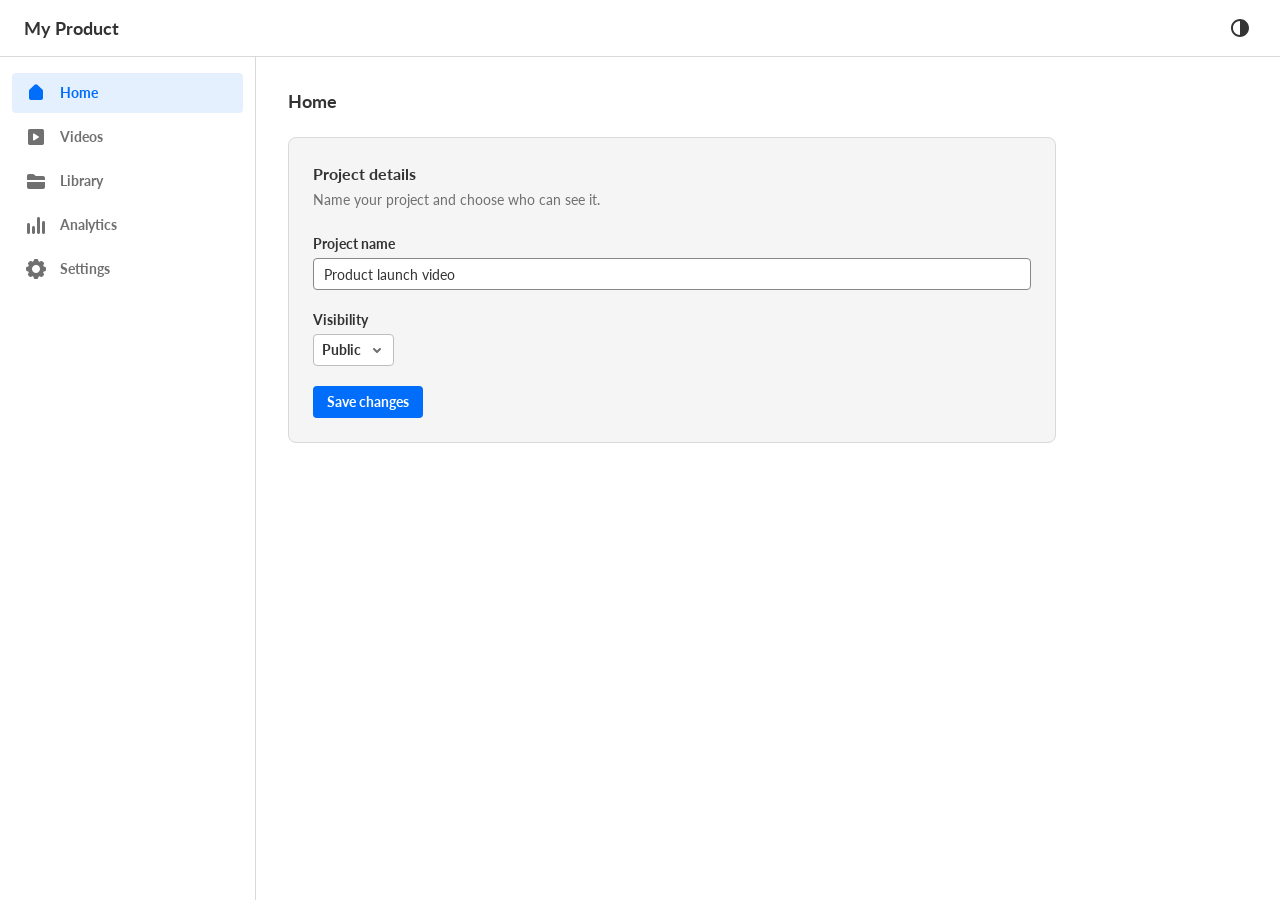
<file: index.html>
<!DOCTYPE html>
<html lang="en">
<head>
  <meta charset="utf-8">
  <meta name="viewport" content="width=device-width, initial-scale=1">
  <title>Prototype</title>
  <link rel="stylesheet" href="ds/styles.css">
  <link rel="stylesheet" href="app.css">
</head>
<body>
  <div class="app">

    <header class="app-header">
      <span class="app-product" id="product-name"></span>
      <div class="app-header-spacer"></div>
      <button class="ds-btn ds-btn-md ds-btn-secondary ds-btn-borderless ds-btn-icon" data-ds-theme-toggle aria-label="Toggle theme">
        <ds-icon name="contrast"></ds-icon>
      </button>
    </header>

    <aside class="app-sidebar">
      <!-- Items are rendered from data.js by app.js -->
      <nav class="app-nav" id="app-nav" aria-label="Main"></nav>
    </aside>

    <main class="app-main">
      <div class="app-content">
        <h1 class="app-page-title">Home</h1>

        <section class="app-card">
          <h2 class="app-card-title">Project details</h2>
          <p class="app-card-text">Name your project and choose who can see it.</p>

          <div class="ds-form-field">
            <label class="ds-form-label" for="project-name">Project name</label>
            <input class="ds-input ds-input-md" id="project-name">
          </div>

          <div class="ds-form-field">
            <label class="ds-form-label" for="visibility">Visibility</label>
            <div class="ds-select-wrapper" id="visibility-select">
              <button class="ds-select" id="visibility" aria-haspopup="listbox">
                <span></span>
                <ds-icon class="ds-select-chevron" name="chevron-down" size="16"></ds-icon>
              </button>
              <!-- Options are rendered from data.js by app.js -->
              <div class="ds-select-menu" role="listbox"></div>
            </div>
          </div>

          <div class="app-actions">
            <button class="ds-btn ds-btn-md ds-btn-primary" data-ds-open="save-modal">Save changes</button>
          </div>
        </section>
      </div>
    </main>

  </div>

  <!-- Modal: ds.js opens it from data-ds-open and closes it from data-ds-close -->
  <div class="ds-modal ds-modal-md" id="save-modal" hidden>
    <div class="ds-modal-backdrop" data-ds-close></div>
    <div class="ds-modal-dialog" role="dialog" aria-modal="true" aria-labelledby="save-modal-title">
      <div class="ds-modal-header">
        <h2 class="ds-modal-title" id="save-modal-title">Save changes</h2>
        <button class="ds-modal-close" data-ds-close aria-label="Close"><ds-icon name="clear"></ds-icon></button>
      </div>
      <div class="ds-modal-body">
        <p class="app-modal-text" id="save-summary"></p>
      </div>
      <div class="ds-modal-footer">
        <button class="ds-btn ds-btn-md ds-btn-secondary" data-ds-close>Cancel</button>
        <button class="ds-btn ds-btn-md ds-btn-primary" data-ds-close data-action="confirm-save">Save</button>
      </div>
    </div>
  </div>

  <script src="ds/ds-icons.js"></script>
  <script src="ds/ds.js"></script>
  <script src="data.js"></script>
  <script src="app.js"></script>
</body>
</html>
</file>
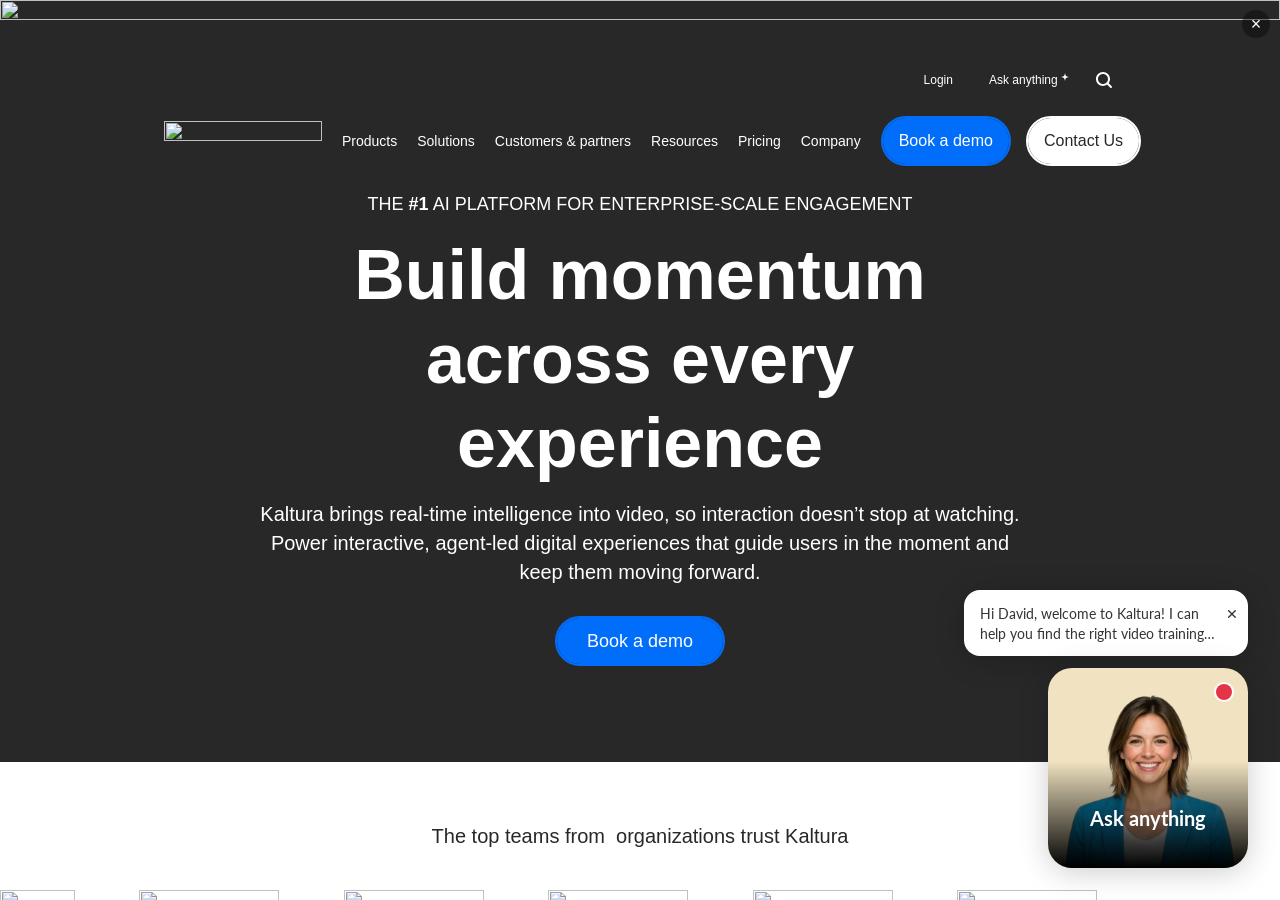
<file: agentic-revenue-enablement/index.html>
<!DOCTYPE html>
<html lang="en">
<head>
  <meta charset="utf-8">
  <meta name="viewport" content="width=device-width, initial-scale=1">
  <title>Kaltura Video Solutions | Enterprise Learning</title>
  <link rel="stylesheet" href="../ds/styles.css">
  <link rel="stylesheet" href="app.css">
</head>
<body>

  <!-- Background: static capture of corp.kaltura.com (site blocks iframe embedding via CSP frame-ancestors) -->
  <!-- Scrollable, links/buttons disabled inside the snapshot -->
  <iframe class="kaltura-site" src="assets/kaltura-corp.html" title="Kaltura website" tabindex="-1" aria-hidden="true"></iframe>

  <!-- Message teaser above the launcher: excerpt of the proactive greeting, opens the widget on click -->
  <div class="app-genie-teaser" id="genie-teaser" hidden>
    <button class="app-genie-teaser-body" type="button" data-action="open-genie">
      <span class="app-genie-teaser-text" id="genie-teaser-text"></span>
    </button>
    <button class="ds-btn ds-btn-sm ds-btn-secondary ds-btn-borderless ds-btn-icon" type="button" data-action="dismiss-teaser" aria-label="Dismiss message">
      <ds-icon name="clear" size="16"></ds-icon>
    </button>
  </div>

  <!-- Collapsed floating avatar button (32px from bottom-right) -->
  <button class="app-genie-collapsed" id="genie-collapsed" aria-label="Open Ask anything" aria-expanded="false" aria-controls="genie">
    <img class="app-genie-collapsed-img" src="assets/avatar-collapsed.png" alt="">
    <div class="app-genie-collapsed-scrim" aria-hidden="true"></div>
    <span class="app-genie-collapsed-label">Ask anything</span>
    <!-- Unread dot: shown when the agent sends a proactive message while collapsed -->
    <span class="app-genie-collapsed-dot" id="genie-unread" aria-hidden="true" hidden></span>
  </button>

  <!-- Expanded floating Genie widget (32px padding from top, right, bottom) -->
  <aside class="app-genie" id="genie" role="dialog" aria-label="Ask anything" hidden>
      <!-- Header spans the full widget, above both the chat and the document canvas -->
      <header class="app-genie-header">
        <span class="app-genie-header-icon"><ds-icon name="gen-ai"></ds-icon></span>
        <h2 class="app-genie-header-title">Ask anything</h2>
        <button class="ds-btn ds-btn-md ds-btn-secondary ds-btn-borderless ds-btn-icon" aria-label="More actions">
          <ds-icon name="more-vertical"></ds-icon>
        </button>
        <button class="ds-btn ds-btn-md ds-btn-secondary ds-btn-borderless ds-btn-icon" aria-label="Expand" data-action="toggle-fullscreen">
          <ds-icon id="expand-icon" name="expand"></ds-icon>
        </button>
        <button class="ds-btn ds-btn-md ds-btn-secondary ds-btn-borderless ds-btn-icon" aria-label="Close" data-action="close-genie">
          <ds-icon name="clear"></ds-icon>
        </button>
      </header>

    <!-- Chat column + optional document canvas, side by side -->
    <div class="app-genie-main">
    <div class="app-genie-view">

      <!-- Scrollable conversation area -->
      <div class="app-genie-body" id="genie-body">

        <!-- Initial state: video avatar + greeting + composer -->
        <div class="app-genie-initial" id="genie-initial">
          <div class="app-genie-title">
            <img class="app-genie-title-icon" src="assets/gen-ai-gradient.svg" alt="">
            <h1 class="app-genie-heading">Ask me anything</h1>
          </div>

          <div class="app-genie-avatar">
            <img class="app-genie-avatar-img" src="assets/avatar.png" alt="Your AI avatar">
            <div class="app-genie-avatar-overlay"></div>
            <button class="app-pill app-pill-primary app-genie-start">
              <ds-icon name="voice" size="16"></ds-icon>
              <span class="app-pill-label">Start conversation</span>
            </button>
          </div>

          <p class="app-genie-or">or</p>

          <!-- Input section sits here during initial state (centered with content) -->
          <div class="app-initial-composer-slot" id="initial-composer-slot">
            <p class="app-composer-disclaimer">AI-generated content may contain errors or omissions.</p>
          </div>
        </div>

        <!-- Chat messages container (turns append here) -->
        <div class="app-chat-stream" id="chat-stream"></div>

        <!-- Processing indicator (hidden by default) -->
        <div class="app-processing" id="processing-indicator" hidden>
          <div class="app-processing-avatar">
            <img src="assets/chat-avatar.png" alt="">
          </div>
          <div class="app-processing-bubble">
            <span class="app-processing-dot"></span>
            <span class="app-processing-dot"></span>
            <span class="app-processing-dot"></span>
          </div>
        </div>

      </div>

      <!-- Persistent bottom composer (hidden initially, shown when turn 1 starts) -->
      <div class="app-composer-bar" id="bottom-composer-bar" hidden>
        <!-- Follow-up bubbles for the latest agent answer (filled by app.js) -->
        <div class="app-followups" id="followups" hidden></div>
        <div class="app-composer-wrap" id="composer-wrap">
          <button class="app-composer-avatar-btn" type="button" aria-label="Start conversation">
            <img class="app-composer-avatar-img" src="assets/avatar.png" alt="">
            <div class="app-composer-avatar-scrim"></div>
            <span class="app-composer-avatar-badge">
              <ds-icon name="voice" size="16"></ds-icon>
              <span>Start</span>
            </span>
          </button>
          <!-- The composer element moves here after the first turn begins -->
        </div>
        <p class="app-composer-disclaimer">AI-generated content may contain errors or omissions.</p>
      </div>

      <!-- The shared composer element (starts inside initial slot, moves to bottom-composer-bar on first turn) -->
      <div class="app-composer" id="composer-box">
        <textarea class="app-composer-input" id="prompt-input" rows="1" placeholder="Ask me anything" aria-label="Ask me anything"></textarea>
        <div class="app-composer-menu">
          <button class="ds-btn ds-btn-md ds-btn-secondary ds-btn-borderless ds-btn-icon" aria-label="Add attachment">
            <ds-icon name="add"></ds-icon>
          </button>

          <div class="ds-select-wrapper" id="mode-select">
            <button class="ds-select ds-select-borderless" aria-haspopup="listbox" aria-label="Answer mode">
              <span>Fast answer</span>
              <ds-icon class="ds-select-chevron" name="chevron-down" size="16"></ds-icon>
            </button>
            <div class="ds-select-menu" role="listbox"></div>
          </div>

          <span class="app-composer-spacer"></span>

          <!-- Submit button: secondary/disabled by default, becomes ds-btn-primary when active -->
          <button class="ds-btn ds-btn-md ds-btn-secondary ds-btn-icon app-submit-btn" id="prompt-submit" aria-label="Send" disabled>
            <ds-icon name="arrow-right"></ds-icon>
          </button>
        </div>
      </div>

    </div>

    <!-- Side Canvas Panel: PDF viewer card next to the chat (Gemini-style side by side) -->
    <aside class="app-canvas-panel" id="canvas-panel" hidden aria-label="Viewer">
      <header class="app-canvas-header">
        <div class="app-canvas-header-info">
          <ds-icon id="canvas-icon" name="pdf"></ds-icon>
          <span class="app-canvas-title" id="canvas-title"></span>
        </div>
        <div class="app-canvas-header-actions">
          <button class="ds-btn ds-btn-md ds-btn-secondary ds-btn-borderless ds-btn-icon" id="canvas-download" aria-label="Download document">
            <ds-icon name="download"></ds-icon>
          </button>
          <button class="ds-btn ds-btn-md ds-btn-secondary ds-btn-borderless ds-btn-icon" data-action="close-canvas" aria-label="Close viewer">
            <ds-icon name="clear"></ds-icon>
          </button>
        </div>
      </header>

      <!-- Pages are rendered from data.js when a document is opened -->
      <div class="app-canvas-body" id="canvas-body"></div>
    </aside>
    </div>

    <!-- Avatar call: covers the widget when the visitor clicks the avatar (Figma 25237:9999) -->
    <div class="app-avatar-call" id="avatar-call" hidden>
      <header class="app-avatar-call-header">
        <span class="app-genie-header-icon"><ds-icon name="gen-ai"></ds-icon></span>
        <h2 class="app-avatar-call-title">Ask anything</h2>
        <button class="app-avatar-call-icon-btn" type="button" aria-label="Back to chat" data-action="end-avatar-call">
          <ds-icon name="minimize"></ds-icon>
        </button>
        <button class="app-avatar-call-icon-btn" type="button" aria-label="Close" data-action="close-genie">
          <ds-icon name="clear"></ds-icon>
        </button>
      </header>
      <div class="app-avatar-call-stage">
        <!-- Loading state while the avatar joins (Figma 10070:5974) -->
        <div class="app-avatar-call-joining" aria-live="polite">
          <span class="app-avatar-call-glow" aria-hidden="true"></span>
          <p class="app-avatar-call-joining-text">Joining...</p>
        </div>
        <video class="app-avatar-call-video" id="avatar-call-video" src="assets/avatar.mp4" poster="assets/avatar.png" muted loop playsinline preload="auto" aria-label="Your AI avatar"></video>
      </div>
      <p class="app-avatar-call-hint">Talk to interrupt</p>
      <div class="app-avatar-call-controls">
        <button class="app-avatar-call-mic" type="button" aria-label="Microphone settings">
          <ds-icon name="microphone"></ds-icon>
          <ds-icon name="chevron-down" size="16"></ds-icon>
        </button>
        <button class="app-avatar-call-end" type="button" aria-label="End call" data-action="end-avatar-call">
          <ds-icon name="clear"></ds-icon>
        </button>
      </div>
    </div>
  </aside>

  <script src="https://cdnapisec.kaltura.com/p/811441/embedPlaykitJs/uiconf_id/51773822"></script>
  <script src="../ds/ds-icons.js"></script>
  <script src="../ds/ds.js"></script>
  <script src="data.js"></script>
  <script src="app.js"></script>
</body>
</html>
</file>
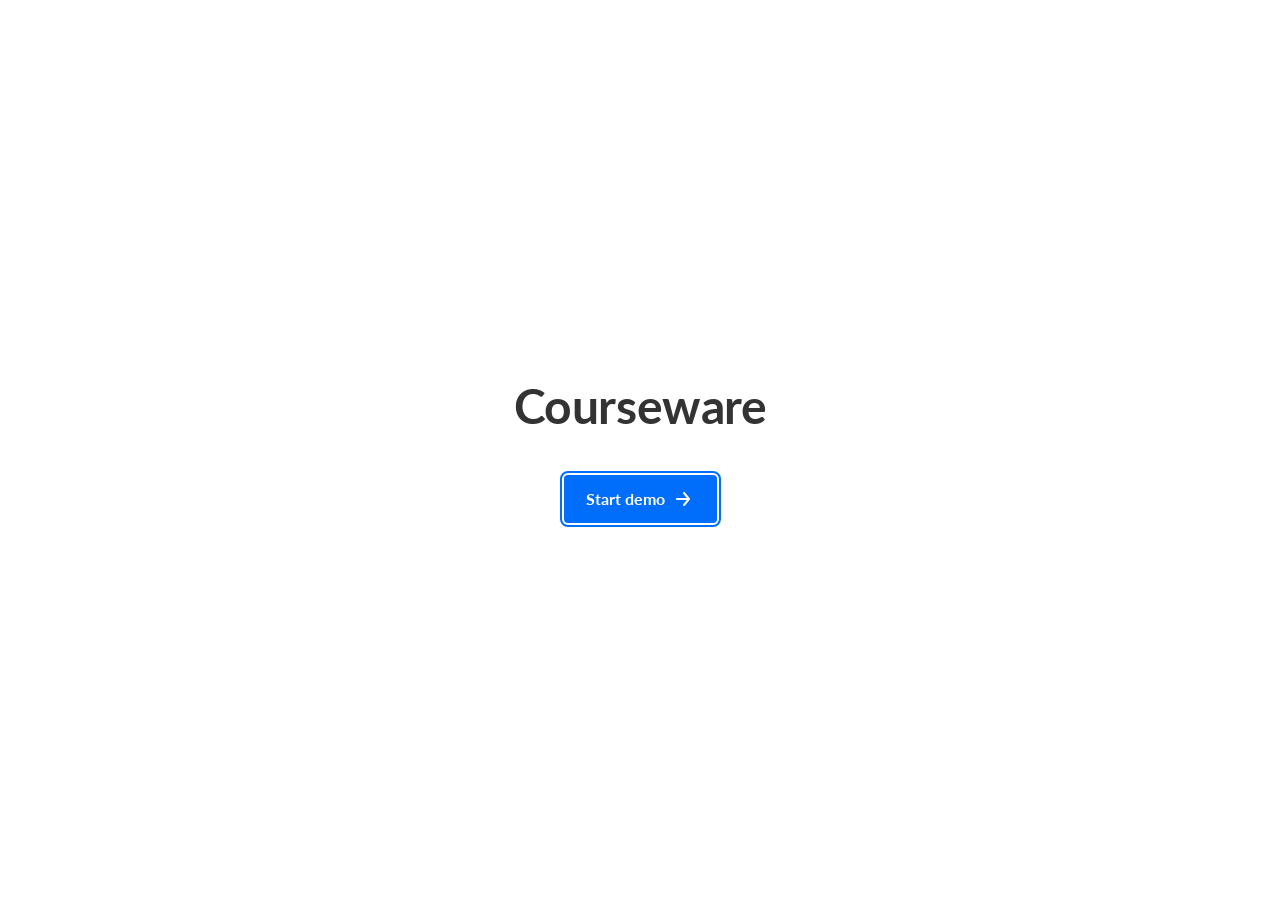
<file: courseware/index.html>
<!DOCTYPE html>
<html lang="en">
<head>
  <meta charset="UTF-8" />
  <meta name="viewport" content="width=device-width, initial-scale=1" />
  <title>Courseware | Avatar mode</title>
  <link rel="stylesheet" href="../ds/styles.css" />
  <link rel="stylesheet" href="app.css" />
</head>
<body>
  <div class="splash" id="splash">
    <h1>Courseware</h1>
    <button class="ds-btn ds-btn-xl ds-btn-primary cta-button" id="start-demo" type="button">
      <span>Start demo</span>
      <ds-icon name="arrow-right"></ds-icon>
    </button>
  </div>

  <div class="frame">
    <!-- Demo controls (not part of the product): a floating panel, dragged from anywhere on it -->
    <div class="demo-panel" id="demo-panel" role="region" aria-label="Demo controls" title="Drag to move">
      <div class="demo-panel-handle" aria-hidden="true">
        <ds-icon name="grip" size="16"></ds-icon>
      </div>
      <div class="demo-panel-body">
      <!-- Demo navigation between activities: DS tabs -->
      <div class="ds-tabs site-nav" role="tablist" aria-label="Activities" aria-orientation="vertical">
        <button class="ds-tab" role="tab" aria-selected="true" data-value="0">Quiz</button>
        <button class="ds-tab" role="tab" aria-selected="false" data-value="1" tabindex="-1">Reading activity</button>
        <button class="ds-tab" role="tab" aria-selected="false" data-value="7" tabindex="-1">Input activity</button>
        <button class="ds-tab" role="tab" aria-selected="false" data-value="8" tabindex="-1">Short input activity</button>
        <button class="ds-tab" role="tab" aria-selected="false" data-value="2" tabindex="-1">Watch a video</button>
        <button class="ds-tab" role="tab" aria-selected="false" data-value="5" tabindex="-1">End of milestone</button>
        <button class="ds-tab" role="tab" aria-selected="false" data-value="6" tabindex="-1">Lesson completed</button>
        <!-- the session ended midway: the lesson is paused (also what the End button does) -->
        <button class="ds-tab" role="tab" aria-selected="false" data-value="pause" tabindex="-1">Session paused</button>
        <!-- layout trial: the lesson's steps in one big card, stepped with ‹ › (hidden from the panel for now, 2026-11-18) -->
        <button class="ds-tab" role="tab" aria-selected="false" data-value="9" tabindex="-1" hidden>Card layout</button>
        <!-- simplest flow: Julia minimizes to a small tile in the corner and comes back on a click
             (hidden from the panel, 2026-11-18: the Julia states panel already shows it; code kept, Julia states uses it) -->
        <button class="ds-tab" role="tab" aria-selected="false" data-value="mini" tabindex="-1" hidden>Minimize Julia</button>
        <!-- before the lesson: Julia loads in the middle of the screen with "Joining..." (Figma 10070:5974), then the lesson starts -->
        <button class="ds-tab" role="tab" aria-selected="false" data-value="splash" tabindex="-1">Splash screen</button>
        <!-- the glide variants are kept out of the tab bar (nothing reveals them for now) -->
        <button class="ds-tab" role="tab" aria-selected="false" data-value="3" tabindex="-1" hidden>End of milestone (glide)</button>
        <button class="ds-tab" role="tab" aria-selected="false" data-value="4" tabindex="-1" hidden>Lesson completed (glide)</button>
      </div>
      <div class="site-header-end">
        <!-- Image toggle: only shown on activities that have an image (DS switch) -->
        <div class="ds-switch image-toggle" id="image-toggle" hidden>
          <button class="ds-switch-track ds-switch-sm ds-switch-on" role="switch" aria-checked="true" aria-label="Image"><span class="ds-switch-handle"></span></button>
          <div class="ds-switch-content">
            <span class="ds-switch-label">Image</span>
          </div>
        </div>
        <!-- Light / dark theme (DS switch, drives DS.setTheme) -->
        <div class="ds-switch" id="theme-toggle">
          <button class="ds-switch-track ds-switch-sm ds-switch-off" role="switch" aria-checked="false" aria-label="Dark theme"><span class="ds-switch-handle"></span></button>
          <div class="ds-switch-content">
            <span class="ds-switch-label">Dark theme</span>
          </div>
        </div>
        <!-- Compare: on = one token per style (after), off = the earlier per-theme token swaps (before) -->
        <div class="ds-switch" id="token-fixes-toggle">
          <button class="ds-switch-track ds-switch-sm ds-switch-on" role="switch" aria-checked="true" aria-label="Same-token fixes"><span class="ds-switch-handle"></span></button>
          <div class="ds-switch-content">
            <span class="ds-switch-label">Same-token fixes</span>
          </div>
        </div>
        <!-- Compare the card shadow: on = the LXP shadow (after), off = the DS floating shadow (before) -->
        <div class="ds-switch" id="card-shadow-toggle">
          <button class="ds-switch-track ds-switch-sm ds-switch-on" role="switch" aria-checked="true" aria-label="LXP card shadow"><span class="ds-switch-handle"></span></button>
          <div class="ds-switch-content">
            <span class="ds-switch-label">LXP card shadow</span>
          </div>
        </div>
        <!-- Shine trials: a soft white see-through reflection on the cards / on the screen (shows in dark) -->
        <div class="ds-switch" id="card-shine-toggle">
          <button class="ds-switch-track ds-switch-sm ds-switch-off" role="switch" aria-checked="false" aria-label="Card shine"><span class="ds-switch-handle"></span></button>
          <div class="ds-switch-content">
            <span class="ds-switch-label">Card shine</span>
          </div>
        </div>
        <div class="ds-switch" id="screen-shine-toggle">
          <button class="ds-switch-track ds-switch-sm ds-switch-off" role="switch" aria-checked="false" aria-label="Screen shine"><span class="ds-switch-handle"></span></button>
          <div class="ds-switch-content">
            <span class="ds-switch-label">Screen shine</span>
          </div>
        </div>
        <!-- Plays "the student talks while muted" (hint + ripple) on the screen showing now; T does the same -->
        <button class="ds-btn ds-btn-sm ds-btn-secondary talk-muted-demo" id="mic-states-toggle" type="button">Mic states (T)</button>
        <button class="ds-btn ds-btn-sm ds-btn-secondary talk-muted-demo" id="julia-states-toggle" type="button">Julia states (J)</button>
        <button class="ds-btn ds-btn-sm ds-btn-secondary talk-muted-demo" id="step-cues-toggle" type="button">Progress: current step (S)</button>
      </div>
      </div>
    </div>

    <!-- Demo controls (not part of the product): every mic state with its use case. T opens and
         closes it; a click on a state shows it in the real bar. -->
    <div class="demo-panel mic-states-panel" id="mic-states-panel" role="region" aria-label="Mic states" title="Drag to move" hidden>
      <div class="demo-panel-handle" aria-hidden="true">
        <ds-icon name="grip" size="16"></ds-icon>
      </div>
      <div class="demo-panel-body mic-states-body">
        <p class="demo-panel-legend">Mic states <span class="mic-states-hint">· click one to show it · T closes</span></p>
        <ul class="mic-states">
          <li><button class="mic-state" type="button" data-state="joining">
            <span class="mic-state-pill disabled" aria-hidden="true"><ds-icon name="microphone" size="24"></ds-icon></span>
            <span class="mic-state-text"><span class="mic-state-name">Joining</span><span class="mic-state-use">Julia is still loading (the splash screen, or the start of the lesson): the mic and the chat are disabled until she arrives.</span></span>
          </button></li>
          <li><button class="mic-state" type="button" data-state="idle">
            <span class="mic-state-pill " aria-hidden="true"><ds-icon name="microphone" size="24"></ds-icon></span>
            <span class="mic-state-text"><span class="mic-state-name">Mic on</span><span class="mic-state-use">Julia talks or waits. The student can speak at any moment, just by talking.</span></span>
          </button></li>
          <li><button class="mic-state" type="button" data-state="listening">
            <span class="mic-state-pill listening" aria-hidden="true"><ds-icon name="microphone" size="24"></ds-icon></span>
            <span class="mic-state-text"><span class="mic-state-name">Listening</span><span class="mic-state-use">The student is talking: blue ring and “Listening...” over the mic.</span></span>
          </button></li>
          <li><button class="mic-state" type="button" data-state="thinking">
            <span class="mic-state-pill " aria-hidden="true"><ds-icon name="microphone" size="24"></ds-icon></span>
            <span class="mic-state-text"><span class="mic-state-name">Julia is getting the answer</span><span class="mic-state-use">The student stopped talking: the line over the mic cycles the 5 loader messages.</span></span>
          </button></li>
          <li><button class="mic-state" type="button" data-state="feedback">
            <span class="mic-state-pill " aria-hidden="true"><ds-icon name="microphone" size="24"></ds-icon></span>
            <span class="mic-state-text"><span class="mic-state-name">Answer feedback</span><span class="mic-state-use">After an answer: “Correct! Excellent job!” / “Great answer!” over the mic.</span></span>
          </button></li>
          <li><button class="mic-state" type="button" data-state="muted">
            <span class="mic-state-pill muted" aria-hidden="true"><ds-icon name="microphone-muted" size="24"></ds-icon></span>
            <span class="mic-state-text"><span class="mic-state-name">Muted by the student</span><span class="mic-state-use">The student clicked the mic to mute it: same pill, crossed-out mic, no line.</span></span>
          </button></li>
          <li><button class="mic-state" type="button" data-state="system-off">
            <span class="mic-state-pill muted" aria-hidden="true"><ds-icon name="microphone-muted" size="24"></ds-icon></span>
            <span class="mic-state-text"><span class="mic-state-name">Off while answering</span><span class="mic-state-use">The system turns the mic off while the student clicks or types an answer (quiz, writing). Same look as muted.</span></span>
          </button></li>
          <li><button class="mic-state" type="button" data-state="talk-muted">
            <span class="mic-state-pill muted" aria-hidden="true"><ds-icon name="microphone-muted" size="24"></ds-icon></span>
            <span class="mic-state-text"><span class="mic-state-name">Talking while muted</span><span class="mic-state-use">The student talks while muted: a hint (“You’re muted. Click the mic to talk”) and a soft ripple, ~3.5s.</span></span>
          </button></li>
          <li><button class="mic-state" type="button" data-state="permission">
            <span class="mic-state-pill " aria-hidden="true"><ds-icon name="microphone" size="24"></ds-icon></span>
            <span class="mic-state-text"><span class="mic-state-name">Asking for the mic</span><span class="mic-state-use">First time in the lesson: the browser asks for the mic. Chip: “⚠ Allow access to your mic”.</span></span>
          </button></li>
          <li><button class="mic-state" type="button" data-state="blocked">
            <span class="mic-state-pill muted" aria-hidden="true"><ds-icon name="microphone-muted" size="24"></ds-icon></span>
            <span class="mic-state-text"><span class="mic-state-name">Mic blocked</span><span class="mic-state-use">The student blocked the mic in the browser. Crossed-out mic + chip: “Enable your mic to talk”.</span></span>
          </button></li>
          <li><button class="mic-state" type="button" data-state="video">
            <span class="mic-state-pill " aria-hidden="true"><ds-icon name="check" size="24"></ds-icon></span>
            <span class="mic-state-text"><span class="mic-state-name">Watching a video</span><span class="mic-state-use">Watch a video: the mic leaves the bar and “I’m done watching” takes its place.</span></span>
          </button></li>
        </ul>
      </div>
    </div>

    <!-- Demo controls (not part of the product): 10 ways to show the current step in the progress bar.
         S opens and closes it; a click shows that option on the real bar. Filled by app.js (STEP_CUES). -->
    <div class="demo-panel mic-states-panel step-cues-panel" id="step-cues-panel" role="region" aria-label="Progress: current step" title="Drag to move" hidden>
      <div class="demo-panel-handle" aria-hidden="true">
        <ds-icon name="grip" size="16"></ds-icon>
      </div>
      <div class="demo-panel-body mic-states-body">
        <p class="demo-panel-legend">Progress: current step <span class="mic-states-hint">· click one to show it · S closes</span></p>
        <ul class="mic-states"></ul>
      </div>
    </div>

    <!-- Demo controls (not part of the product): every state of Julia's tile, use cases not assigned yet. J opens
         and closes it; a click shows that state on the quiz. -->
    <div class="demo-panel mic-states-panel julia-states-panel" id="julia-states-panel" role="region" aria-label="Julia states" title="Drag to move" hidden>
      <div class="demo-panel-handle" aria-hidden="true">
        <ds-icon name="grip" size="16"></ds-icon>
      </div>
      <div class="demo-panel-body mic-states-body">
        <p class="demo-panel-legend">Julia states <span class="mic-states-hint">· click one to show it · J closes</span></p>
        <ul class="mic-states">
          <li><button class="mic-state" type="button" data-julia-state="joining">
            <span class="mic-state-pill" aria-hidden="true"><ds-icon name="time" size="24"></ds-icon></span>
            <span class="mic-state-text"><span class="mic-state-name">Joining</span><span class="mic-state-use">The loading look in the middle of the screen, at the intro size, “Joining...” under it, mic and chat disabled.</span></span>
          </button></li>
          <li><button class="mic-state" type="button" data-julia-state="intro">
            <span class="mic-state-pill" aria-hidden="true"><ds-icon name="user" size="24"></ds-icon></span>
            <span class="mic-state-text"><span class="mic-state-name">Introduction</span><span class="mic-state-use">Alone in the middle of the screen, 600 wide (3:4), nothing else of the lesson.</span></span>
          </button></li>
          <li><button class="mic-state" type="button" data-julia-state="lesson">
            <span class="mic-state-pill" aria-hidden="true"><ds-icon name="presenter" size="24"></ds-icon></span>
            <span class="mic-state-text"><span class="mic-state-name">In the lesson</span><span class="mic-state-use">Her tile beside the card, the mic in the bar.</span></span>
          </button></li>
          <li><button class="mic-state" type="button" data-julia-state="minimized">
            <span class="mic-state-pill" aria-hidden="true"><ds-icon name="minimize" size="24"></ds-icon></span>
            <span class="mic-state-text"><span class="mic-state-name">Minimized</span><span class="mic-state-use">A 64px circle in the middle of the bar, in place of the mic; the card in the middle. Hover or focus: blue ring.</span></span>
          </button></li>
          <li><button class="mic-state" type="button" data-julia-state="talking">
            <span class="mic-state-pill" aria-hidden="true"><ds-icon name="microphone" size="24"></ds-icon></span>
            <span class="mic-state-text"><span class="mic-state-name">Talking</span><span class="mic-state-use">A 200px circle at the bottom right, above the bar; the mic is back; the X takes her back to the circle.</span></span>
          </button></li>
        </ul>
      </div>
    </div>

    <!-- Demo controls (not part of the product): every chat state with its use case. C opens and
         closes it; a click on a state opens the chat in that state. -->
    <div class="demo-panel mic-states-panel chat-states-panel" id="chat-states-panel" role="region" aria-label="Chat states" title="Drag to move" hidden>
      <div class="demo-panel-handle" aria-hidden="true">
        <ds-icon name="grip" size="16"></ds-icon>
      </div>
      <div class="demo-panel-body mic-states-body">
        <p class="demo-panel-legend">Chat states <span class="mic-states-hint">· click one to show it · C closes</span></p>
        <ul class="mic-states">
          <li><button class="mic-state" type="button" data-chat-state="open">
            <span class="mic-state-pill" aria-hidden="true"><ds-icon name="chat" size="24"></ds-icon></span>
            <span class="mic-state-text"><span class="mic-state-name">Just opened</span><span class="mic-state-use">The student opens the chat for the first time in the lesson: only Julia’s greeting, the field is empty and Send is off.</span></span>
          </button></li>
          <li><button class="mic-state" type="button" data-chat-state="writing">
            <span class="mic-state-pill" aria-hidden="true"><ds-icon name="edit" size="24"></ds-icon></span>
            <span class="mic-state-text"><span class="mic-state-name">Writing</span><span class="mic-state-use">The student types a message: Send turns blue. Enter or Send posts it.</span></span>
          </button></li>
          <li><button class="mic-state" type="button" data-chat-state="typing">
            <span class="mic-state-pill" aria-hidden="true"><ds-icon name="more-horizontal" size="24"></ds-icon></span>
            <span class="mic-state-text"><span class="mic-state-name">Julia is typing</span><span class="mic-state-use">Right after the student sends: three dots in Julia’s bubble until her answer arrives (about a second).</span></span>
          </button></li>
          <li><button class="mic-state" type="button" data-chat-state="conversation">
            <span class="mic-state-pill" aria-hidden="true"><ds-icon name="chat" size="24"></ds-icon></span>
            <span class="mic-state-text"><span class="mic-state-name">Conversation</span><span class="mic-state-use">A few messages back and forth. New messages scroll into view at the bottom.</span></span>
          </button></li>
          <li><button class="mic-state" type="button" data-chat-state="new-messages">
            <span class="mic-state-pill" aria-hidden="true"><ds-icon name="chevron-down" size="24"></ds-icon></span>
            <span class="mic-state-text"><span class="mic-state-name">View new messages</span><span class="mic-state-use">The student scrolled up to read earlier messages and Julia wrote something new: the chat stays where it is, and a “View new messages” button shows over the field. A click scrolls down to it.</span></span>
          </button></li>
        </ul>
      </div>
    </div>

    <!-- Demo controls (not part of the product): Julia's loading look when the lesson opens.
         ‹ › move between the looks (each plays right away); Replay plays it again. -->
    <div class="demo-panel join-panel" id="join-panel" role="region" aria-label="Avatar loading options" title="Drag to move" hidden>
      <div class="demo-panel-handle" aria-hidden="true">
        <ds-icon name="grip" size="16"></ds-icon>
      </div>
      <div class="demo-panel-body join-panel-body">
        <p class="demo-panel-legend">Avatar loading</p>
        <div class="join-nav">
          <button class="ds-btn ds-btn-sm ds-btn-secondary ds-btn-icon" id="join-prev" type="button" aria-label="Previous look"><ds-icon name="chevron-left" size="16"></ds-icon></button>
          <span class="join-count" id="join-count" aria-live="polite">1 of 30</span>
          <button class="ds-btn ds-btn-sm ds-btn-secondary ds-btn-icon" id="join-next" type="button" aria-label="Next look"><ds-icon name="chevron-right" size="16"></ds-icon></button>
        </div>
        <p class="join-name" id="join-name"></p>
        <p class="join-desc" id="join-desc"></p>
        <button class="ds-btn ds-btn-sm ds-btn-secondary join-replay" id="join-replay" type="button"><ds-icon name="refresh" size="16"></ds-icon> Replay</button>
      </div>
    </div>

    <div class="avatar-view">

      <!-- Product header: student progress through the unit's components -->
      <header class="product-header">
        <ol class="steps" aria-label="Unit progress">
          <li class="step"><span class="step-dot"><span>1</span><ds-icon class="step-check" name="check" size="16" aria-hidden="true"></ds-icon></span><span class="sr-only"></span></li>
          <li class="step"><span class="step-dot"><span>2</span><ds-icon class="step-check" name="check" size="16" aria-hidden="true"></ds-icon></span><span class="sr-only"></span></li>
          <li class="step"><span class="step-dot"><span>3</span><ds-icon class="step-check" name="check" size="16" aria-hidden="true"></ds-icon></span><span class="sr-only"></span></li>
          <li class="step"><span class="step-dot"><span>4</span><ds-icon class="step-check" name="check" size="16" aria-hidden="true"></ds-icon></span><span class="sr-only"></span></li>
        </ol>
      </header>

      <!-- Activity 1: quiz -->
      <div class="canvas active" data-activity="quiz">
        <section class="flashcard with-image">
          <div class="text">
            <div class="title">
              <h1 id="question">Look at the book I’m holding. Which sentence is correct?</h1>
              <p class="subtitle">Choose the sentence that matches the picture.</p>
            </div>

            <div class="input-image-wrap">
              <img class="input-image" src="assets/mia-lunchbox.png" style="--ratio: 1448 / 1086" alt="" />
            </div>

            <div class="answers" role="radiogroup" aria-labelledby="question">
              <button class="answer" type="button" role="radio" aria-checked="false" data-correct="true">
                <span class="pill"><span>A</span></span>
                <span class="label">This is a book.</span>
              </button>
              <button class="answer" type="button" role="radio" aria-checked="false">
                <span class="pill"><span>B</span></span>
                <span class="label">That is a book.</span>
              </button>
              <button class="answer" type="button" role="radio" aria-checked="false">
                <span class="pill"><span>C</span></span>
                <span class="label">These is a book.</span>
              </button>
              <button class="answer" type="button" role="radio" aria-checked="false">
                <span class="pill wide"><span>D</span></span>
                <span class="label">Those is a book.</span>
              </button>
            </div>
          </div>

          <!-- Card footer (English Learning Module): Back on the left, the actions on the right. All DS buttons. -->
          <div class="card-foot">
            <button class="ds-btn ds-btn-xl ds-btn-secondary ds-btn-borderless foot-back" type="button"><ds-icon name="arrow-left"></ds-icon><span>Back</span></button>
            <div class="card-foot-end">
              <button class="ds-btn ds-btn-xl ds-btn-secondary ds-btn-borderless foot-skip" type="button"><span>Skip for now</span></button>
              <button class="ds-btn ds-btn-xl ds-btn-primary cta-button" type="button" disabled>
              <span>Confirm answer</span>
              <ds-icon name="arrow-right"></ds-icon>
            </button>
              <!-- review mode: the only action -->
              <button class="ds-btn ds-btn-xl ds-btn-primary foot-continue" type="button"><span>Continue</span><ds-icon name="arrow-right"></ds-icon></button>
            </div>
          </div>
        </section>

        <div class="avatar">
          <img class="avatar-glow" src="assets/julia-glow-pink.png" alt="" aria-hidden="true">
          <video src="assets/Julia-pause-Look-at-2026-10-06.mp4" playsinline preload="auto"></video>
          <div class="avatar-tag"><p class="avatar-tag-name">Julia</p><p class="avatar-tag-title">Your English tutor</p></div>
          <button class="hint-button" type="button" tabindex="-1"><span>Ask for a hint</span></button>
        </div>
        <!-- Splash screen only: under Julia while she loads -->
        <p class="splash-loading" aria-live="polite">Joining...</p>
      </div>

      <!-- Activity 2: read aloud -->
      <div class="canvas read-aloud" data-activity="read-aloud">
        <section class="reading-card">
          <div class="title">
            <h1>Read aloud the following text</h1>
            <p class="subtitle">Read it out loud. Julia listens and helps with tricky words.</p>
          </div>

          <div class="input-row">
            <div class="reading-text">
              <p class="reading-title">The Mystery of the Missing Lunch</p>
              <div class="reading-body">
                <p>Mia opened her backpack and noticed something strange.</p>
                <p>"My lunch is missing!" she said.</p>
                <p>Her friend Noah asked, "Did you check everywhere?"</p>
                <p>They looked in the classroom, the library, and the playground.</p>
                <p>Suddenly, Mia remembered something.</p>
                <p>"I visited my brother's classroom this morning!"</p>
                <p>They went there and found her lunchbox on a table.</p>
                <p>Mia smiled and said, "The mystery is solved!"</p>
                <p>Noah laughed. "Sometimes the answer is closer than you think."</p>
              </div>
            </div>

            <div class="input-image-wrap">
              <img class="input-image" src="assets/mia-lunchbox.png" style="--ratio: 1448 / 1086" alt="" />
            </div>
          </div>

          <!-- Card footer (English Learning Module): Back on the left, the actions on the right. All DS buttons. -->
          <div class="card-foot">
            <button class="ds-btn ds-btn-xl ds-btn-secondary ds-btn-borderless foot-back" type="button"><ds-icon name="arrow-left"></ds-icon><span>Back</span></button>
            <div class="card-foot-end">
              <button class="ds-btn ds-btn-xl ds-btn-secondary ds-btn-borderless foot-skip" type="button"><span>Skip for now</span></button>
              <button class="ds-btn ds-btn-xl ds-btn-secondary read-again" type="button" hidden><span>Read again</span></button>
              <button class="ds-btn ds-btn-xl ds-btn-primary read-button outlined" type="button"><ds-icon class="read-check" name="check" hidden></ds-icon><span>Start reading</span><ds-icon class="read-arrow" name="arrow-right" hidden></ds-icon></button>
              <!-- review mode: the only action -->
              <button class="ds-btn ds-btn-xl ds-btn-primary foot-continue" type="button"><span>Continue</span><ds-icon name="arrow-right"></ds-icon></button>
            </div>
          </div>
        </section>

        <div class="avatar">
          <img class="avatar-glow" src="assets/julia-glow-cream.png" alt="" aria-hidden="true">
          <video src="assets/read out loud.mp4" playsinline preload="auto"></video>
          <div class="avatar-tag"><p class="avatar-tag-name">Julia</p><p class="avatar-tag-title">Your English tutor</p></div>
          <button class="hint-button" type="button" tabindex="-1"><span>Need help?</span></button>
        </div>
      </div>

      <!-- Activity 3: watch a video -->
      <div class="canvas watch" data-activity="watch">
        <section class="video-card">
          <div class="player" id="kaltura_player_83516016"></div>
          <p class="video-label"><span>Watch clip</span></p>
        </section>

        <div class="avatar">
          <img class="avatar-glow" src="assets/julia-glow-cream.png" alt="" aria-hidden="true">
          <video src="assets/Video presentation.mp4" playsinline preload="auto"></video>
          <div class="avatar-tag"><p class="avatar-tag-name">Julia</p><p class="avatar-tag-title">Your English tutor</p></div>
        </div>
      </div>

      <!-- Activity 4: end of milestone -->
      <div class="canvas milestone" data-activity="milestone">
        <section class="milestone-card">
          <div class="milestone-card-inner">
            <div class="title milestone-title" aria-live="polite">
              <p class="eyebrow">Congratulations</p>
              <h1>Milestone 2 reached!</h1>
              <p class="subtitle">Great work! Next up: Tell the story.</p>
              <p class="milestone-skip-desc">Please complete all questions to finish this milestone.</p>
            </div>
            <div class="milestone-timeline"></div>
            <!-- Card footer: Back + "Continue to <next milestone>"; when steps were skipped,
                 "Continue anyway" + "Return to questions" instead. All DS buttons. -->
            <div class="milestone-cta card-foot">
              <button class="ds-btn ds-btn-xl ds-btn-secondary ds-btn-borderless foot-back" type="button"><ds-icon name="arrow-left"></ds-icon><span>Back</span></button>
              <div class="card-foot-end milestone-done-actions">
                <button class="ds-btn ds-btn-xl ds-btn-primary cta-button outlined" id="continue-learning" type="button">
                  <span>Continue to Tell the story</span>
                  <ds-icon name="arrow-right"></ds-icon>
                </button>
              </div>
              <div class="card-foot-end milestone-skipped-actions">
                <button class="ds-btn ds-btn-xl ds-btn-secondary milestone-continue-anyway" type="button"><span>Continue anyway</span></button>
                <button class="ds-btn ds-btn-xl ds-btn-primary milestone-return" type="button"><span>Return to questions</span><ds-icon name="arrow-right"></ds-icon></button>
              </div>
            </div>
          </div>
        </section>

        <div class="avatar">
          <img class="avatar-glow" src="assets/julia-glow-cream.png" alt="" aria-hidden="true">
          <video src="assets/milestone.mp4" playsinline preload="auto"></video>
          <div class="avatar-tag"><p class="avatar-tag-name">Julia</p><p class="avatar-tag-title">Your English tutor</p></div>
        </div>
      </div>

      <!-- Activity 5: lesson completed (same flow as the milestone, with a bigger celebration; the
           progress turns into the "Next lesson" button; placeholder clip until the real one arrives) -->
      <div class="canvas milestone lesson" data-activity="lesson">
        <section class="milestone-card">
          <div class="milestone-card-inner">
            <div class="title milestone-title" aria-live="polite">
              <p class="eyebrow">Congratulations</p>
              <h1>Lesson completed!</h1>
              <p class="subtitle">You finished all 4 milestones. Well done!</p>
            </div>
            <div class="milestone-stage">
              <div class="milestone-timeline"></div>
              <div class="milestone-cta">
                <button class="ds-btn ds-btn-xl ds-btn-primary cta-button outlined" type="button">
                  <span>Next lesson</span>
                  <ds-icon name="arrow-right"></ds-icon>
                </button>
              </div>
            </div>
          </div>
        </section>

        <div class="avatar">
          <img class="avatar-glow" src="assets/julia-glow-cream.png" alt="" aria-hidden="true">
          <video src="assets/milestone.mp4" playsinline preload="auto"></video>
          <div class="avatar-tag"><p class="avatar-tag-name">Julia</p><p class="avatar-tag-title">Your English tutor</p></div>
        </div>
      </div>

      <!-- Activity 6: end of milestone, "fade" variant. Same as activity 4, but the progress fades out
           at the top and fades in inside the slate instead of gliding there. -->
      <div class="canvas milestone crossfade" data-activity="milestone-fade">
        <section class="milestone-card">
          <div class="milestone-card-inner">
            <div class="title milestone-title" aria-live="polite">
              <p class="eyebrow">Congratulations</p>
              <h1>Milestone 3 reached!</h1>
              <p class="subtitle">Great work! One more milestone to go.</p>
              <p class="milestone-skip-desc">Please complete all questions to finish this milestone.</p>
            </div>
            <div class="milestone-timeline"></div>
            <!-- Card footer: Back + "Continue to <next milestone>"; when steps were skipped,
                 "Continue anyway" + "Return to questions" instead. All DS buttons. -->
            <div class="milestone-cta card-foot">
              <button class="ds-btn ds-btn-xl ds-btn-secondary ds-btn-borderless foot-back" type="button"><ds-icon name="arrow-left"></ds-icon><span>Back</span></button>
              <div class="card-foot-end milestone-done-actions">
                <button class="ds-btn ds-btn-xl ds-btn-primary cta-button outlined" type="button">
                  <span>Continue to Tell the story</span>
                  <ds-icon name="arrow-right"></ds-icon>
                </button>
              </div>
              <div class="card-foot-end milestone-skipped-actions">
                <button class="ds-btn ds-btn-xl ds-btn-secondary milestone-continue-anyway" type="button"><span>Continue anyway</span></button>
                <button class="ds-btn ds-btn-xl ds-btn-primary milestone-return" type="button"><span>Return to questions</span><ds-icon name="arrow-right"></ds-icon></button>
              </div>
            </div>
          </div>
        </section>

        <div class="avatar">
          <img class="avatar-glow" src="assets/julia-glow-cream.png" alt="" aria-hidden="true">
          <video src="assets/milestone.mp4" playsinline preload="auto"></video>
          <div class="avatar-tag"><p class="avatar-tag-name">Julia</p><p class="avatar-tag-title">Your English tutor</p></div>
        </div>
      </div>

      <!-- Activity 7: lesson completed, "fade" variant. Same as activity 5, with the fade transition. -->
      <div class="canvas milestone lesson crossfade" data-activity="lesson-fade">
        <section class="milestone-card">
          <div class="milestone-card-inner">
            <div class="title milestone-title" aria-live="polite">
              <p class="eyebrow">Congratulations</p>
              <h1>Lesson completed!</h1>
              <p class="subtitle">You finished all 4 milestones. Well done!</p>
            </div>
            <div class="milestone-stage">
              <div class="milestone-timeline"></div>
              <div class="milestone-cta">
                <button class="ds-btn ds-btn-xl ds-btn-primary cta-button outlined" type="button">
                  <span>Next lesson</span>
                  <ds-icon name="arrow-right"></ds-icon>
                </button>
              </div>
            </div>
          </div>
        </section>

        <div class="avatar">
          <img class="avatar-glow" src="assets/julia-glow-cream.png" alt="" aria-hidden="true">
          <video src="assets/milestone.mp4" playsinline preload="auto"></video>
          <div class="avatar-tag"><p class="avatar-tag-name">Julia</p><p class="avatar-tag-title">Your English tutor</p></div>
        </div>
      </div>

      <!-- Activity 8: input. The avatar asks an open question; it is also written in the left pane,
           above a text field that wears the reading box's look. It sits right after the reading
           activity in the tab bar (its index is last only so the other tabs keep their numbers). -->
      <div class="canvas input-activity" data-activity="input">
        <section class="reading-card">
          <div class="title">
            <h1 id="input-question">Why do you think Mia’s lunchbox ended up in her brother’s classroom?</h1>
            <p class="subtitle">Write two or three sentences in your own words.</p>
          </div>

          <div class="input-row">
            <textarea class="ds-textarea input-box" aria-labelledby="input-question" placeholder="Type your answer here..." spellcheck="true"></textarea>

            <div class="input-image-wrap">
              <img class="input-image" src="assets/mia-lunchbox.png" style="--ratio: 1448 / 1086" alt="" />
            </div>
          </div>

          <!-- Card footer (English Learning Module): Back on the left, the actions on the right. All DS buttons. -->
          <div class="card-foot">
            <button class="ds-btn ds-btn-xl ds-btn-secondary ds-btn-borderless foot-back" type="button"><ds-icon name="arrow-left"></ds-icon><span>Back</span></button>
            <div class="card-foot-end">
              <button class="ds-btn ds-btn-xl ds-btn-secondary ds-btn-borderless foot-skip" type="button"><span>Skip for now</span></button>
              <button class="ds-btn ds-btn-xl ds-btn-primary cta-button" type="button" disabled>
              <span>Confirm answer</span>
              <ds-icon name="arrow-right"></ds-icon>
            </button>
              <!-- review mode: the only action -->
              <button class="ds-btn ds-btn-xl ds-btn-primary foot-continue" type="button"><span>Continue</span><ds-icon name="arrow-right"></ds-icon></button>
            </div>
          </div>
        </section>

        <div class="avatar">
          <img class="avatar-glow" src="assets/julia-glow-cream.png" alt="" aria-hidden="true">
          <video src="assets/long-input.mp4" playsinline preload="auto"></video>
          <div class="avatar-tag"><p class="avatar-tag-name">Julia</p><p class="avatar-tag-title">Your English tutor</p></div>
          <button class="hint-button" type="button" tabindex="-1"><span>Need help?</span></button>
        </div>
      </div>

      <!-- Activity 9: short input. Same as activity 8, but the answer is one short sentence, so the
           field is a single line. -->
      <div class="canvas input-activity" data-activity="input-short">
        <section class="reading-card short">
          <div class="text">
            <div class="title">
              <h1 id="input-short-question">Where did Mia find her lunchbox? Answer in one short sentence.</h1>
              <p class="subtitle">One short sentence is enough.</p>
            </div>

            <div class="input-image-wrap">
              <img class="input-image" src="assets/mia-lunchbox.png" style="--ratio: 1448 / 1086" alt="" />
            </div>

            <input class="ds-input ds-input-xl input-box short" type="text" aria-labelledby="input-short-question" placeholder="Type a short sentence..." autocomplete="off" spellcheck="true" />
          </div>

          <!-- Card footer (English Learning Module): Back on the left, the actions on the right. All DS buttons. -->
          <div class="card-foot">
            <button class="ds-btn ds-btn-xl ds-btn-secondary ds-btn-borderless foot-back" type="button"><ds-icon name="arrow-left"></ds-icon><span>Back</span></button>
            <div class="card-foot-end">
              <button class="ds-btn ds-btn-xl ds-btn-secondary ds-btn-borderless foot-skip" type="button"><span>Skip for now</span></button>
              <button class="ds-btn ds-btn-xl ds-btn-primary cta-button" type="button" disabled>
              <span>Confirm answer</span>
              <ds-icon name="arrow-right"></ds-icon>
            </button>
              <!-- review mode: the only action -->
              <button class="ds-btn ds-btn-xl ds-btn-primary foot-continue" type="button"><span>Continue</span><ds-icon name="arrow-right"></ds-icon></button>
            </div>
          </div>
        </section>

        <div class="avatar">
          <img class="avatar-glow" src="assets/julia-glow-cream.png" alt="" aria-hidden="true">
          <video src="assets/short-input.mp4" playsinline preload="auto"></video>
          <div class="avatar-tag"><p class="avatar-tag-name">Julia</p><p class="avatar-tag-title">Your English tutor</p></div>
          <button class="hint-button" type="button" tabindex="-1"><span>Need help?</span></button>
        </div>
      </div>

      <!-- Activity 10: card layout (layout trial). The lesson's steps in one big card: the prompt
           on the left (eyebrow, question, Julia's line in a speech bubble), the answers on the
           right (options + "write your own"), and ‹ "Go deeper" › under the card to move between
           steps. No avatar tile, mic bar or top progress in this layout. -->
      <div class="canvas card-layout" data-activity="card-layout">
        <p class="cl-lesson-title">This, that, these and those</p>

        <section class="cl-card" aria-label="Lesson step">
          <!-- Step 1: quiz -->
          <div class="cl-step">
            <div class="cl-prompt">
              <div class="title">
                <p class="eyebrow">Quiz</p>
                <h1 id="cl-q1">Which sentence is correct?</h1>
                <p class="subtitle">Choose the sentence that matches the picture.</p>
              </div>
              <div class="cl-speaker">
                <span class="ds-user-picture ds-user-picture-lg ds-user-picture-round"><img src="assets/julia-glow-cream.png" alt=""></span>
                <div class="cl-speech">
                  <p class="cl-speaker-name">Julia, your English tutor</p>
                  <p class="cl-bubble">“Look at the book I’m holding. Which sentence describes it?”</p>
                </div>
              </div>
            </div>
            <div class="cl-response">
              <div class="cl-answers" role="radiogroup" aria-labelledby="cl-q1">
                <button class="answer" type="button" role="radio" aria-checked="false"><span class="pill"><span>A</span></span><span class="label">This is a book.</span></button>
                <button class="answer" type="button" role="radio" aria-checked="false"><span class="pill"><span>B</span></span><span class="label">That is a book.</span></button>
                <button class="answer" type="button" role="radio" aria-checked="false"><span class="pill"><span>C</span></span><span class="label">These is a book.</span></button>
                <button class="answer" type="button" role="radio" aria-checked="false"><span class="pill"><span>D</span></span><span class="label">Those is a book.</span></button>
              </div>
              <div class="cl-own">
                <input class="ds-input ds-input-xl cl-own-input" type="text" placeholder="Or write your own answer…" aria-label="Or write your own answer" autocomplete="off" spellcheck="true" />
                <button class="ds-btn ds-btn-md ds-btn-primary ds-btn-icon cl-send" type="button" aria-label="Send answer" disabled><ds-icon name="arrow-right"></ds-icon></button>
              </div>
            </div>
          </div>

          <!-- Step 2: check your understanding -->
          <div class="cl-step" hidden>
            <div class="cl-prompt">
              <div class="title">
                <p class="eyebrow">Check your understanding</p>
                <h1 id="cl-q2">Where did Mia find her lunchbox?</h1>
                <p class="subtitle">Think back to the story.</p>
              </div>
              <div class="cl-speaker">
                <span class="ds-user-picture ds-user-picture-lg ds-user-picture-round"><img src="assets/julia-glow-cream.png" alt=""></span>
                <div class="cl-speech">
                  <p class="cl-speaker-name">Julia, your English tutor</p>
                  <p class="cl-bubble">“Think back to the story. Where did the mystery end?”</p>
                </div>
              </div>
            </div>
            <div class="cl-response">
              <div class="cl-answers" role="radiogroup" aria-labelledby="cl-q2">
                <button class="answer" type="button" role="radio" aria-checked="false"><span class="pill"><span>A</span></span><span class="label">“It was on a table in her brother’s classroom.”</span></button>
                <button class="answer" type="button" role="radio" aria-checked="false"><span class="pill"><span>B</span></span><span class="label">“Noah found it in the library.”</span></button>
                <button class="answer" type="button" role="radio" aria-checked="false"><span class="pill"><span>C</span></span><span class="label">“It was in her backpack all along.”</span></button>
              </div>
              <div class="cl-own">
                <input class="ds-input ds-input-xl cl-own-input" type="text" placeholder="Or write your own answer…" aria-label="Or write your own answer" autocomplete="off" spellcheck="true" />
                <button class="ds-btn ds-btn-md ds-btn-primary ds-btn-icon cl-send" type="button" aria-label="Send answer" disabled><ds-icon name="arrow-right"></ds-icon></button>
              </div>
            </div>
          </div>

          <!-- Step 3: open question -->
          <div class="cl-step" hidden>
            <div class="cl-prompt">
              <div class="title">
                <p class="eyebrow">Try it</p>
                <h1 id="cl-q3">Why do you think the lunchbox ended up there?</h1>
                <p class="subtitle">Explain it in your own words.</p>
              </div>
              <div class="cl-speaker">
                <span class="ds-user-picture ds-user-picture-lg ds-user-picture-round"><img src="assets/julia-glow-cream.png" alt=""></span>
                <div class="cl-speech">
                  <p class="cl-speaker-name">Julia, your English tutor</p>
                  <p class="cl-bubble">“There’s no wrong answer. Tell me what you think happened.”</p>
                </div>
              </div>
            </div>
            <div class="cl-response">
              <div class="cl-own long">
                <textarea class="ds-textarea cl-own-input" placeholder="Write your answer…" aria-labelledby="cl-q3" spellcheck="true"></textarea>
                <button class="ds-btn ds-btn-md ds-btn-primary ds-btn-icon cl-send" type="button" aria-label="Send answer" disabled><ds-icon name="arrow-right"></ds-icon></button>
              </div>
            </div>
          </div>

          <!-- Card footer: the same base as the other screens (Back · Skip for now · main button). DS buttons. -->
          <div class="card-foot cl-foot">
            <button class="ds-btn ds-btn-xl ds-btn-secondary ds-btn-borderless cl-back" type="button"><ds-icon name="arrow-left"></ds-icon><span>Back</span></button>
            <div class="card-foot-end">
              <button class="ds-btn ds-btn-xl ds-btn-secondary ds-btn-borderless cl-skip" type="button"><span>Skip for now</span></button>
              <button class="ds-btn ds-btn-xl ds-btn-primary cl-confirm" type="button" disabled><span>Confirm answer</span><ds-icon name="arrow-right"></ds-icon></button>
            </div>
          </div>
        </section>
      </div>

      <div class="bottom-bar">
        <div class="indicators">
          <div class="message away"><ds-icon class="message-icon" name="warning-triangle" size="16"></ds-icon><p id="mic-message"></p></div>
        </div>

        <div class="controls">
          <!-- Share screen: icon only, 16px left of the mic, the same round pill as the chat icon -->
          <button class="chat-pill share-pill" type="button" aria-label="Share screen" aria-pressed="false">
            <ds-icon name="share-screen"></ds-icon>
          </button>

          <button class="mic-pill" type="button" aria-label="Microphone" aria-pressed="false">
            <ds-icon class="mic-icon" name="microphone"></ds-icon>
            <ds-icon class="mic-chevron" name="chevron-down" size="16"></ds-icon>
          </button>

          <!-- Chat icon: in the bar, 16px right of the mic (opens the chat with Julia) -->
          <button class="chat-pill chat-open" type="button" aria-label="Chat with Julia" aria-expanded="false" aria-controls="chat-panel">
            <ds-icon name="chat"></ds-icon>
          </button>

          <!-- speaking while muted: a DS hint over the mic (shown with a ripple around it) -->
          <div class="ds-hint ds-hint-top mic-talk-hint" aria-hidden="true">
            <div class="ds-hint-body">You’re muted. Click the mic to talk</div>
            <div class="ds-hint-arrow"><svg width="14" height="9" viewBox="0 0 14 9" fill="none"><path d="M0 0L5.4 7Q7 9 8.6 7L14 0Z" fill="currentColor"/></svg></div>
          </div>
          <!-- announces the reminder to screen readers -->
          <p class="sr-only" id="talk-muted-live" aria-live="polite"></p>

          <button class="resume-pill" type="button">
            <ds-icon name="check"></ds-icon>
            <span>I’m done watching</span>
          </button>

          <button class="ds-btn ds-btn-xl ds-btn-danger end-pill" type="button">
            <span>End</span>
            <ds-icon name="exit"></ds-icon>
          </button>
        </div>
      </div>

      <!-- Chat with Julia (text): opens from the chat icon, beside the lesson -->
      <aside class="chat-panel" id="chat-panel" aria-labelledby="chat-title" hidden>
        <header class="chat-header">
          <span class="ds-user-picture ds-user-picture-md ds-user-picture-round"><img src="assets/julia-glow-cream.png" alt=""></span>
          <div class="chat-header-text">
            <h2 class="chat-title" id="chat-title">Chat with Julia</h2>
            <p class="chat-subtitle">Your English tutor</p>
          </div>
          <button class="ds-btn ds-btn-md ds-btn-secondary ds-btn-borderless ds-btn-icon chat-close" type="button" aria-label="Close chat"><ds-icon name="clear"></ds-icon></button>
        </header>
        <div class="chat-body">
          <div class="chat-messages" id="chat-messages" aria-live="polite">
            <p class="chat-bubble from-julia" dir="auto">Hi! You can write to me here any time during the lesson. What would you like to ask?</p>
          </div>
          <!-- shows when the student scrolled up and Julia wrote something new; a click scrolls down -->
          <button class="chat-new-messages" id="chat-new-messages" type="button" hidden>
            View new messages <ds-icon name="chevron-down" size="16"></ds-icon>
          </button>
        </div>
        <!-- the same field as "Or write your own answer…" (Card layout): DS xl field, send button inside -->
        <form class="chat-compose" id="chat-compose">
          <div class="cl-own">
            <input class="ds-input ds-input-xl cl-own-input" id="chat-input" placeholder="Write a message…" aria-label="Message" autocomplete="off" spellcheck="true">
            <button class="ds-btn ds-btn-md ds-btn-primary ds-btn-icon cl-send" id="chat-send" type="submit" aria-label="Send" disabled><ds-icon name="arrow-right"></ds-icon></button>
          </div>
        </form>
      </aside>

      <!-- Sparks burst around the milestone that just became active -->
      <div class="sparks" id="sparks" aria-hidden="true"></div>

      <!-- Paused session: like a paused player, everything is disabled except the progress bar
           and "Continue lesson" -->
      <div class="pause-layer" id="pause-layer" inert>
        <button class="ds-btn ds-btn-xl ds-btn-primary cta-button outlined" id="continue-lesson" type="button">
          <ds-icon name="play"></ds-icon>
          <span>Continue lesson</span>
        </button>
      </div>
      <!-- Accessibility: tells screen readers when the lesson pauses and resumes -->
      <p class="sr-only" id="pause-status" role="status"></p>

    </div>
  </div>


  <script src="https://cdnapisec.kaltura.com/p/1912501/embedPlaykitJs/uiconf_id/57496443"></script>
  <script src="../ds/ds-icons.js"></script>
  <script src="../ds/ds.js"></script>
  <script src="data.js"></script>
  <script src="app.js"></script>
</body>
</html>
</file>
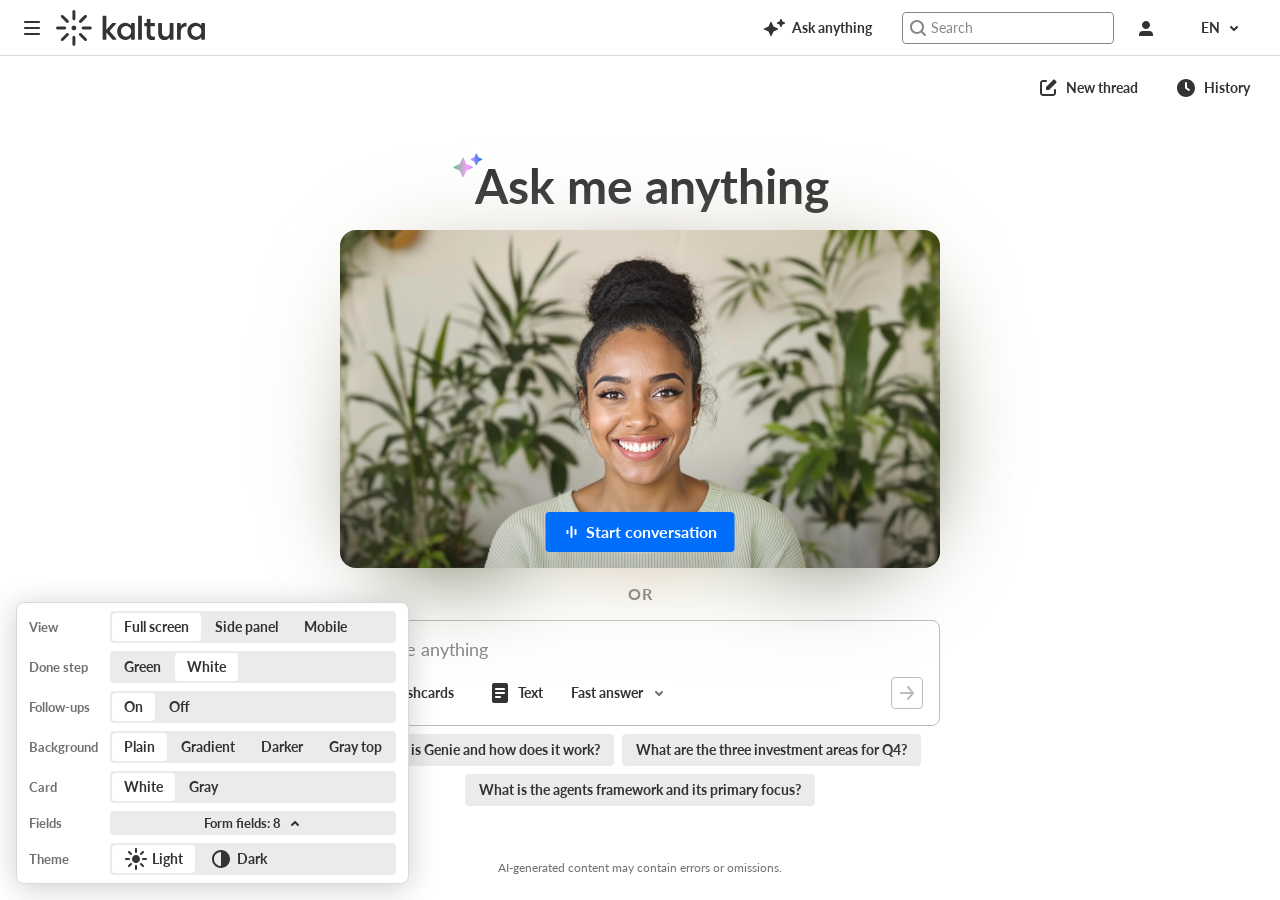
<file: genie-avatar-form/index.html>
<!DOCTYPE html>
<html lang="en">
<head>
  <meta charset="utf-8">
  <meta name="viewport" content="width=device-width, initial-scale=1">
  <title>Genie + form | Kaltura</title>
  <link rel="stylesheet" href="../ds/styles.css">
  <link rel="stylesheet" href="app.css">
</head>
<body>

  <!-- Kaltura app header (Figma 14402:24174) -->
  <header class="app-header">
    <div class="app-header-start">
      <button class="ds-btn ds-btn-md ds-btn-secondary ds-btn-borderless ds-btn-icon app-header-btn" type="button" aria-label="Menu">
        <ds-icon name="menu"></ds-icon>
      </button>
      <img class="app-header-logo" src="assets/kaltura-logo-dark.svg" width="149.444" height="36" alt="Kaltura">
    </div>
    <div class="app-header-end">
      <button class="ds-btn ds-btn-md ds-btn-secondary ds-btn-borderless app-header-btn app-header-ask" type="button" data-action="ask-anything" aria-label="Ask anything">
        <ds-icon name="gen-ai"></ds-icon> <span class="app-btn-label">Ask anything</span>
      </button>
      <label class="app-header-search">
        <ds-icon name="search"></ds-icon>
        <input class="ds-input ds-input-md" type="search" placeholder="Search" aria-label="Search">
      </label>
      <button class="ds-btn ds-btn-md ds-btn-secondary ds-btn-borderless ds-btn-icon app-header-btn" type="button" aria-label="Profile">
        <ds-icon name="user"></ds-icon>
      </button>
      <button class="ds-btn ds-btn-md ds-btn-secondary ds-btn-borderless app-header-btn" type="button" aria-label="Language: English">
        EN <ds-icon name="chevron-down" size="16"></ds-icon>
      </button>
    </div>
  </header>

  <main class="app-main">

    <!-- Prototype-only: the page behind the Genie side panel (Side panel view) -->
    <section class="app-page" id="page" aria-labelledby="page-title">
      <h1 class="app-page-title" id="page-title">Explore recommended channels</h1>
      <div class="app-channels-grid" id="page-grid"></div>
    </section>

    <!-- Genie screen: fills the viewport under the header -->
    <section class="app-genie" id="genie">

      <!-- Genie app bar (Figma 14452:56182) -->
      <div class="app-genie-bar">
        <div class="app-genie-bar-crumbs" id="genie-crumbs"></div>
        <div class="app-genie-bar-actions">
          <button class="ds-btn ds-btn-md ds-btn-secondary ds-btn-borderless app-bar-btn" type="button" data-action="new-thread" aria-label="New thread">
            <ds-icon name="create"></ds-icon> <span class="app-btn-label">New thread</span>
          </button>
          <button class="ds-btn ds-btn-md ds-btn-secondary ds-btn-borderless app-bar-btn" type="button" data-action="history" aria-label="History">
            <ds-icon name="time"></ds-icon> <span class="app-btn-label">History</span>
          </button>
          <!-- Side panel only: open full screen / close the panel -->
          <button class="ds-btn ds-btn-md ds-btn-secondary ds-btn-borderless ds-btn-icon app-panel-only" type="button" data-action="expand-panel" aria-label="Open full screen">
            <ds-icon name="expand"></ds-icon>
          </button>
          <button class="ds-btn ds-btn-md ds-btn-secondary ds-btn-borderless ds-btn-icon app-panel-only" type="button" data-action="close-panel" aria-label="Close">
            <ds-icon name="clear"></ds-icon>
          </button>
        </div>
      </div>

      <!-- Scrollable content: start screen, then the conversation -->
      <div class="app-genie-body" id="genie-body">
        <div class="app-genie-column">

          <!-- Start screen (Figma 14402:24183) -->
          <div class="app-genie-initial" id="genie-initial">
            <div class="app-genie-title">
              <img class="app-genie-title-icon" src="assets/gen-ai-gradient.svg" alt="">
              <h1 class="app-genie-heading">Ask me anything</h1>
            </div>

            <!-- Holder: the avatar + its soft glow (the card clips its contents, so the glow sits beside it) -->
            <div class="app-avatar-holder app-genie-avatar-holder">
              <div class="app-genie-avatar">
                <img class="app-genie-avatar-img" src="assets/avatar.png" alt="Your AI avatar">
                <div class="app-genie-avatar-overlay"></div>
                <button class="ds-btn ds-btn-lg ds-btn-primary app-genie-start" type="button" data-action="start-avatar-call">
                  <ds-icon name="voice" size="16"></ds-icon> Start conversation
                </button>
              </div>
              <img class="app-avatar-glow" src="assets/avatar.png" alt="" aria-hidden="true">
            </div>

            <p class="app-genie-or">or</p>

            <div class="app-initial-composer-slot" id="initial-composer-slot">
              <div class="app-suggestions" id="suggestions"></div>
            </div>
          </div>

          <!-- Conversation turns -->
          <div class="app-chat-stream" id="chat-stream"></div>

          <!-- Processing indicator -->
          <div class="app-processing" id="processing-indicator" hidden>
            <div class="app-processing-avatar"><img src="assets/avatar.png" alt=""></div>
            <div class="app-processing-bubble">
              <span class="app-processing-dot"></span>
              <span class="app-processing-dot"></span>
              <span class="app-processing-dot"></span>
            </div>
          </div>
        </div>

        <!-- Recommended channels, below the fold on the start screen -->
        <section class="app-channels" id="channels" aria-labelledby="channels-title">
          <h2 class="app-channels-title" id="channels-title">Explore recommended channels</h2>
          <div class="app-channels-grid" id="channels-grid"></div>
          <button class="ds-btn ds-btn-md ds-btn-secondary" type="button" data-action="show-more">Show more</button>
        </section>
      </div>

      <!-- Bottom composer bar (shown after the first question) -->
      <div class="app-composer-bar" id="bottom-composer-bar" hidden>
        <div class="app-genie-column">
          <div class="app-followups" id="followups" hidden></div>
          <div class="app-composer-wrap" id="composer-wrap">
            <button class="app-composer-avatar-btn" type="button" aria-label="Start conversation" data-action="start-avatar-call">
              <img class="app-composer-avatar-img" src="assets/avatar.png" alt="">
              <div class="app-composer-avatar-scrim"></div>
              <span class="app-composer-avatar-badge"><ds-icon name="voice" size="16"></ds-icon><span>Start</span></span>
            </button>
          </div>
        </div>
      </div>

      <!-- Shared composer (starts in the start screen, moves to the bottom bar) -->
      <div class="app-composer" id="composer-box">
        <textarea class="app-composer-input" id="prompt-input" rows="1" placeholder="Ask me anything" aria-label="Ask me anything"></textarea>
        <div class="app-composer-menu">
          <button class="ds-btn ds-btn-md ds-btn-secondary ds-btn-borderless app-composer-preset" type="button" data-preset="flashcards" aria-pressed="false" aria-label="Flashcards">
            <ds-icon name="copy"></ds-icon> <span class="app-btn-label">Flashcards</span>
          </button>
          <button class="ds-btn ds-btn-md ds-btn-secondary ds-btn-borderless app-composer-preset" type="button" data-preset="text" aria-pressed="false" aria-label="Text">
            <ds-icon name="document"></ds-icon> <span class="app-btn-label">Text</span>
          </button>
          <div class="ds-select-wrapper" id="mode-select">
            <button class="ds-select ds-select-borderless" aria-haspopup="listbox" aria-label="Answer mode">
              <span>Fast answer</span>
              <ds-icon class="ds-select-chevron" name="chevron-down" size="16"></ds-icon>
            </button>
            <div class="ds-select-menu" role="listbox"></div>
          </div>
          <span class="app-composer-spacer"></span>
          <button class="ds-btn ds-btn-md ds-btn-secondary ds-btn-icon app-submit-btn" id="prompt-submit" type="button" aria-label="Send" disabled>
            <ds-icon name="arrow-right"></ds-icon>
          </button>
        </div>
      </div>

      <!-- Footer disclaimer -->
      <p class="app-disclaimer">AI-generated content may contain errors or omissions.</p>

      <!-- Avatar call: covers the Genie screen (repurposed from Agentic Revenue Enablement) -->
      <div class="app-avatar-call" id="avatar-call" hidden>
        <header class="app-avatar-call-header">
          <span class="app-avatar-call-header-icon"><ds-icon name="gen-ai"></ds-icon></span>
          <h2 class="app-avatar-call-title">Ask anything</h2>
          <button class="ds-btn ds-btn-md ds-btn-secondary ds-btn-borderless ds-btn-icon" type="button" aria-label="Back to chat" data-action="end-avatar-call">
            <ds-icon name="minimize"></ds-icon>
          </button>
        </header>
        <!-- Avatar + its captions, and the form beside it (wide) or under it (narrow) -->
        <div class="app-avatar-call-body">
          <div class="app-avatar-call-stage">
            <div class="app-avatar-call-joining" aria-live="polite">
              <span class="app-avatar-call-glow" aria-hidden="true"></span>
              <p class="app-avatar-call-joining-text">Joining...</p>
            </div>
            <div class="app-avatar-holder app-avatar-call-holder">
              <img class="app-avatar-call-video" src="assets/avatar.png" alt="Your AI avatar">
              <img class="app-avatar-glow" src="assets/avatar.png" alt="" aria-hidden="true">
              <p class="app-call-caption" id="call-caption" aria-live="polite" hidden></p>
            </div>
          </div>
          <!-- The form card is rendered here by app.js once the avatar has joined -->
          <section class="app-call-form" id="call-form" aria-label="A few details about you" hidden></section>
        </div>
        <div class="app-avatar-call-controls">
          <!-- Mic pill + device menu (menu items rendered from data.js) -->
          <div class="app-avatar-call-mic-wrap">
            <button class="app-avatar-call-mic" id="mic-menu-btn" type="button" aria-label="Microphone and speaker settings" aria-haspopup="true" aria-expanded="false" aria-controls="mic-menu">
              <ds-icon name="microphone"></ds-icon>
              <ds-icon name="chevron-up" size="16"></ds-icon>
            </button>
            <div class="ds-select-menu app-device-menu" id="mic-menu" role="menu" aria-label="Audio devices" hidden></div>
          </div>
          <!-- End: same as the courseware End button -->
          <button class="ds-btn ds-btn-xl ds-btn-danger app-avatar-call-end" type="button" data-action="end-avatar-call">
            <span>End</span>
            <ds-icon name="exit"></ds-icon>
          </button>
        </div>
      </div>
    </section>
  </main>

  <!-- Prototype-only: the Mobile view shows this same page in a phone-size frame -->
  <div class="app-phone-stage" id="phone-stage" hidden>
    <div class="app-phone" id="phone">
      <iframe class="app-phone-screen" id="phone-screen" title="Genie on a phone"></iframe>
    </div>
  </div>

  <!-- Prototype-only: demo panel (view, phone size, theme) -->
  <div class="app-theme-panel" id="demo-panel">
    <span class="app-theme-panel-label">View</span>
    <div class="ds-segmented" role="radiogroup" aria-label="View" id="view-switch">
      <button class="ds-segmented-item" role="radio" aria-checked="true" data-value="full"><span>Full screen</span></button>
      <button class="ds-segmented-item" role="radio" aria-checked="false" data-value="panel"><span>Side panel</span></button>
      <button class="ds-segmented-item" role="radio" aria-checked="false" data-value="mobile"><span>Mobile</span></button>
    </div>
    <span class="app-theme-panel-label app-after-only">Done step</span>
    <div class="ds-segmented app-after-only" role="radiogroup" aria-label="Done step background" id="wash-switch">
      <button class="ds-segmented-item" role="radio" aria-checked="false" data-value="green"><span>Green</span></button>
      <button class="ds-segmented-item" role="radio" aria-checked="true" data-value="plain"><span>White</span></button>
    </div>
    <span class="app-theme-panel-label">Follow-ups</span>
    <div class="ds-segmented" role="radiogroup" aria-label="Follow-up chips after the form" id="chips-switch">
      <button class="ds-segmented-item" role="radio" aria-checked="true" data-value="on"><span>On</span></button>
      <button class="ds-segmented-item" role="radio" aria-checked="false" data-value="off"><span>Off</span></button>
    </div>
    <span class="app-theme-panel-label">Background</span>
    <div class="ds-segmented" role="radiogroup" aria-label="Page background" id="bg-switch">
      <button class="ds-segmented-item" role="radio" aria-checked="true" data-value="plain"><span>Plain</span></button>
      <button class="ds-segmented-item" role="radio" aria-checked="false" data-value="gradient"><span>Gradient</span></button>
      <button class="ds-segmented-item" role="radio" aria-checked="false" data-value="gradient-dark"><span>Darker</span></button>
      <button class="ds-segmented-item" role="radio" aria-checked="false" data-value="gradient-gray"><span>Gray top</span></button>
    </div>
    <span class="app-theme-panel-label app-plain-only">Card</span>
    <div class="ds-segmented app-plain-only" role="radiogroup" aria-label="Form card" id="card-switch">
      <button class="ds-segmented-item" role="radio" aria-checked="true" data-value="white"><span>White</span></button>
      <button class="ds-segmented-item" role="radio" aria-checked="false" data-value="gray"><span>Gray</span></button>
    </div>
    <span class="app-theme-panel-label">Fields</span>
    <button class="ds-btn ds-btn-sm ds-btn-secondary app-fields-btn" id="fields-btn" type="button" aria-haspopup="dialog" aria-expanded="false" aria-controls="fields-panel">
      <span>Form fields: 8</span> <ds-icon name="chevron-up" size="16"></ds-icon>
    </button>
    <span class="app-theme-panel-label app-phone-only">Width</span>
    <div class="ds-segmented app-phone-only" role="radiogroup" aria-label="Screen width" id="phone-switch"></div>
    <span class="app-theme-panel-label">Theme</span>
    <div class="ds-segmented" role="radiogroup" aria-label="Theme" id="theme-switch">
      <button class="ds-segmented-item" role="radio" aria-checked="true" data-value="light"><ds-icon class="ds-segmented-icon" name="light"></ds-icon><span>Light</span></button>
      <button class="ds-segmented-item" role="radio" aria-checked="false" data-value="dark"><ds-icon class="ds-segmented-icon" name="contrast"></ds-icon><span>Dark</span></button>
    </div>
  </div>

  <!-- Prototype-only: "Form fields" panel, opened from the demo panel. How many fields the form shows. -->
  <section class="app-fields-panel" id="fields-panel" role="dialog" aria-labelledby="fields-panel-title" hidden>
    <header class="app-fields-panel-header">
      <h2 class="app-fields-panel-title" id="fields-panel-title">Form fields</h2>
      <button class="ds-btn ds-btn-sm ds-btn-secondary ds-btn-borderless ds-btn-icon" type="button" data-action="close-fields" aria-label="Close">
        <ds-icon name="close" size="16"></ds-icon>
      </button>
    </header>
    <p class="app-fields-panel-desc">How many fields the form shows. It takes the first ones, in the Figma order.</p>
    <div class="ds-segmented" role="radiogroup" aria-label="Number of fields" id="fields-switch"></div>
    <ul class="app-fields-list" id="fields-list"></ul>
  </section>

  <script src="../ds/ds-icons.js"></script>
  <script src="../ds/ds.js"></script>
  <script src="data.js"></script>
  <script src="app.js"></script>
</body>
</html>
</file>
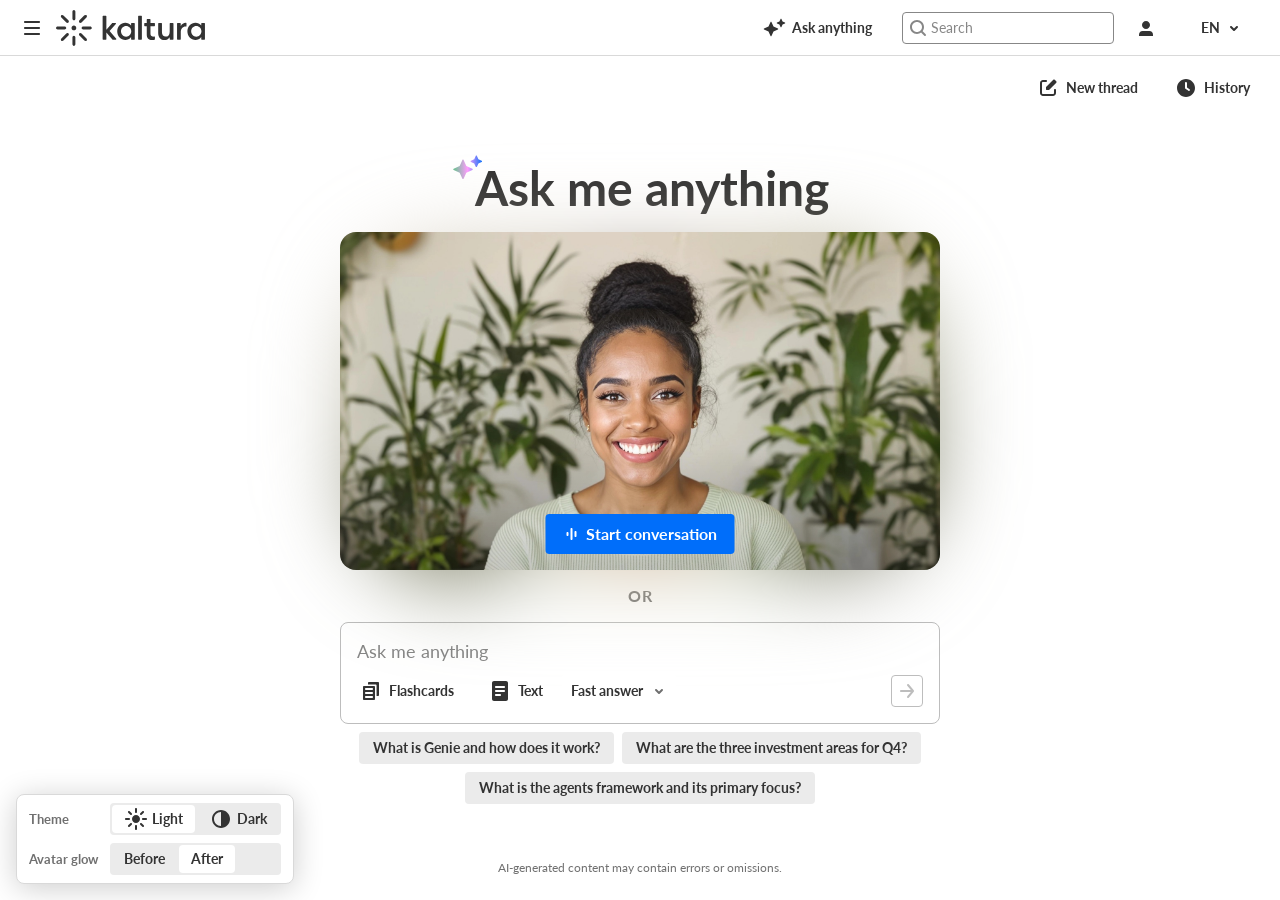
<file: genie-avatar/index.html>
<!DOCTYPE html>
<html lang="en">
<head>
  <meta charset="utf-8">
  <meta name="viewport" content="width=device-width, initial-scale=1">
  <title>Genie | Kaltura</title>
  <link rel="stylesheet" href="../ds/styles.css">
  <link rel="stylesheet" href="app.css">
</head>
<body>

  <!-- Kaltura app header (Figma 14402:24174) -->
  <header class="app-header">
    <div class="app-header-start">
      <button class="ds-btn ds-btn-md ds-btn-secondary ds-btn-borderless ds-btn-icon app-header-btn" type="button" aria-label="Menu">
        <ds-icon name="menu"></ds-icon>
      </button>
      <img class="app-header-logo" src="assets/kaltura-logo-dark.svg" width="149.444" height="36" alt="Kaltura">
    </div>
    <div class="app-header-end">
      <button class="ds-btn ds-btn-md ds-btn-secondary ds-btn-borderless app-header-btn" type="button" data-action="new-thread">
        <ds-icon name="gen-ai"></ds-icon> Ask anything
      </button>
      <label class="app-header-search">
        <ds-icon name="search"></ds-icon>
        <input class="ds-input ds-input-md" type="search" placeholder="Search" aria-label="Search">
      </label>
      <button class="ds-btn ds-btn-md ds-btn-secondary ds-btn-borderless ds-btn-icon app-header-btn" type="button" aria-label="Profile">
        <ds-icon name="user"></ds-icon>
      </button>
      <button class="ds-btn ds-btn-md ds-btn-secondary ds-btn-borderless app-header-btn" type="button" aria-label="Language: English">
        EN <ds-icon name="chevron-down" size="16"></ds-icon>
      </button>
    </div>
  </header>

  <main class="app-main">

    <!-- Genie screen: fills the viewport under the header -->
    <section class="app-genie" id="genie">

      <!-- Genie app bar (Figma 14452:56182) -->
      <div class="app-genie-bar">
        <div class="app-genie-bar-crumbs" id="genie-crumbs"></div>
        <div class="app-genie-bar-actions">
          <button class="ds-btn ds-btn-md ds-btn-secondary ds-btn-borderless" type="button" data-action="new-thread">
            <ds-icon name="create"></ds-icon> New thread
          </button>
          <button class="ds-btn ds-btn-md ds-btn-secondary ds-btn-borderless" type="button" data-action="history">
            <ds-icon name="time"></ds-icon> History
          </button>
        </div>
      </div>

      <!-- Scrollable content: start screen, then the conversation -->
      <div class="app-genie-body" id="genie-body">
        <div class="app-genie-column">

          <!-- Start screen (Figma 14402:24183) -->
          <div class="app-genie-initial" id="genie-initial">
            <div class="app-genie-title">
              <img class="app-genie-title-icon" src="assets/gen-ai-gradient.svg" alt="">
              <h1 class="app-genie-heading">Ask me anything</h1>
            </div>

            <!-- Holder: the avatar + its soft glow (the card clips its contents, so the glow sits beside it) -->
            <div class="app-avatar-holder app-genie-avatar-holder">
              <div class="app-genie-avatar">
                <img class="app-genie-avatar-img" src="assets/avatar.png" alt="Your AI avatar">
                <div class="app-genie-avatar-overlay"></div>
                <button class="ds-btn ds-btn-lg ds-btn-primary app-genie-start" type="button" data-action="start-avatar-call">
                  <ds-icon name="voice" size="16"></ds-icon> Start conversation
                </button>
              </div>
              <img class="app-avatar-glow" src="assets/avatar.png" alt="" aria-hidden="true">
            </div>

            <p class="app-genie-or">or</p>

            <div class="app-initial-composer-slot" id="initial-composer-slot">
              <div class="app-suggestions" id="suggestions"></div>
            </div>
          </div>

          <!-- Conversation turns -->
          <div class="app-chat-stream" id="chat-stream"></div>

          <!-- Processing indicator -->
          <div class="app-processing" id="processing-indicator" hidden>
            <div class="app-processing-avatar"><img src="assets/avatar.png" alt=""></div>
            <div class="app-processing-bubble">
              <span class="app-processing-dot"></span>
              <span class="app-processing-dot"></span>
              <span class="app-processing-dot"></span>
            </div>
          </div>
        </div>

        <!-- Recommended channels, below the fold on the start screen -->
        <section class="app-channels" id="channels" aria-labelledby="channels-title">
          <h2 class="app-channels-title" id="channels-title">Explore recommended channels</h2>
          <div class="app-channels-grid" id="channels-grid"></div>
          <button class="ds-btn ds-btn-md ds-btn-secondary" type="button" data-action="show-more">Show more</button>
        </section>
      </div>

      <!-- Bottom composer bar (shown after the first question) -->
      <div class="app-composer-bar" id="bottom-composer-bar" hidden>
        <div class="app-genie-column">
          <div class="app-followups" id="followups" hidden></div>
          <div class="app-composer-wrap" id="composer-wrap">
            <button class="app-composer-avatar-btn" type="button" aria-label="Start conversation" data-action="start-avatar-call">
              <img class="app-composer-avatar-img" src="assets/avatar.png" alt="">
              <div class="app-composer-avatar-scrim"></div>
              <span class="app-composer-avatar-badge"><ds-icon name="voice" size="16"></ds-icon><span>Start</span></span>
            </button>
          </div>
        </div>
      </div>

      <!-- Shared composer (starts in the start screen, moves to the bottom bar) -->
      <div class="app-composer" id="composer-box">
        <textarea class="app-composer-input" id="prompt-input" rows="1" placeholder="Ask me anything" aria-label="Ask me anything"></textarea>
        <div class="app-composer-menu">
          <button class="ds-btn ds-btn-md ds-btn-secondary ds-btn-borderless app-composer-preset" type="button" data-preset="flashcards" aria-pressed="false">
            <ds-icon name="copy"></ds-icon> Flashcards
          </button>
          <button class="ds-btn ds-btn-md ds-btn-secondary ds-btn-borderless app-composer-preset" type="button" data-preset="text" aria-pressed="false">
            <ds-icon name="document"></ds-icon> Text
          </button>
          <div class="ds-select-wrapper" id="mode-select">
            <button class="ds-select ds-select-borderless" aria-haspopup="listbox" aria-label="Answer mode">
              <span>Fast answer</span>
              <ds-icon class="ds-select-chevron" name="chevron-down" size="16"></ds-icon>
            </button>
            <div class="ds-select-menu" role="listbox"></div>
          </div>
          <span class="app-composer-spacer"></span>
          <button class="ds-btn ds-btn-md ds-btn-secondary ds-btn-icon app-submit-btn" id="prompt-submit" type="button" aria-label="Send" disabled>
            <ds-icon name="arrow-right"></ds-icon>
          </button>
        </div>
      </div>

      <!-- Footer disclaimer -->
      <p class="app-disclaimer">AI-generated content may contain errors or omissions.</p>

      <!-- Avatar call: covers the Genie screen (repurposed from Agentic Revenue Enablement) -->
      <div class="app-avatar-call" id="avatar-call" hidden>
        <header class="app-avatar-call-header">
          <span class="app-avatar-call-header-icon"><ds-icon name="gen-ai"></ds-icon></span>
          <h2 class="app-avatar-call-title">Ask anything</h2>
          <button class="ds-btn ds-btn-md ds-btn-secondary ds-btn-borderless ds-btn-icon" type="button" aria-label="Back to chat" data-action="end-avatar-call">
            <ds-icon name="minimize"></ds-icon>
          </button>
        </header>
        <div class="app-avatar-call-stage">
          <div class="app-avatar-call-joining" aria-live="polite">
            <span class="app-avatar-call-glow" aria-hidden="true"></span>
            <p class="app-avatar-call-joining-text">Joining...</p>
          </div>
          <div class="app-avatar-holder app-avatar-call-holder">
            <img class="app-avatar-call-video" src="assets/avatar.png" alt="Your AI avatar">
            <img class="app-avatar-glow" src="assets/avatar.png" alt="" aria-hidden="true">
          </div>
        </div>
        <div class="app-avatar-call-controls">
          <!-- Mic pill + device menu (menu items rendered from data.js) -->
          <div class="app-avatar-call-mic-wrap">
            <button class="app-avatar-call-mic" id="mic-menu-btn" type="button" aria-label="Microphone and speaker settings" aria-haspopup="true" aria-expanded="false" aria-controls="mic-menu">
              <ds-icon name="microphone"></ds-icon>
              <ds-icon name="chevron-up" size="16"></ds-icon>
            </button>
            <div class="ds-select-menu app-device-menu" id="mic-menu" role="menu" aria-label="Audio devices" hidden></div>
          </div>
          <!-- End: same as the courseware End button -->
          <button class="ds-btn ds-btn-xl ds-btn-danger app-avatar-call-end" type="button" data-action="end-avatar-call">
            <span>End</span>
            <ds-icon name="exit"></ds-icon>
          </button>
        </div>
      </div>
    </section>
  </main>

  <!-- Prototype-only: theme panel, switches light / dark -->
  <div class="app-theme-panel">
    <span class="app-theme-panel-label">Theme</span>
    <div class="ds-segmented" role="radiogroup" aria-label="Theme" id="theme-switch">
      <button class="ds-segmented-item" role="radio" aria-checked="true" data-value="light"><ds-icon class="ds-segmented-icon" name="light"></ds-icon><span>Light</span></button>
      <button class="ds-segmented-item" role="radio" aria-checked="false" data-value="dark"><ds-icon class="ds-segmented-icon" name="contrast"></ds-icon><span>Dark</span></button>
    </div>
    <!-- TEMP: avatar glow before/after comparison, remove after decision -->
    <span class="app-theme-panel-label">Avatar glow</span>
    <div class="ds-segmented" role="radiogroup" aria-label="Avatar glow preview" id="glow-switch">
      <button class="ds-segmented-item" role="radio" aria-checked="false" data-value="before"><span>Before</span></button>
      <button class="ds-segmented-item" role="radio" aria-checked="true" data-value="after"><span>After</span></button>
    </div>
  </div>

  <script src="../ds/ds-icons.js"></script>
  <script src="../ds/ds.js"></script>
  <script src="data.js"></script>
  <script src="app.js"></script>
</body>
</html>
</file>
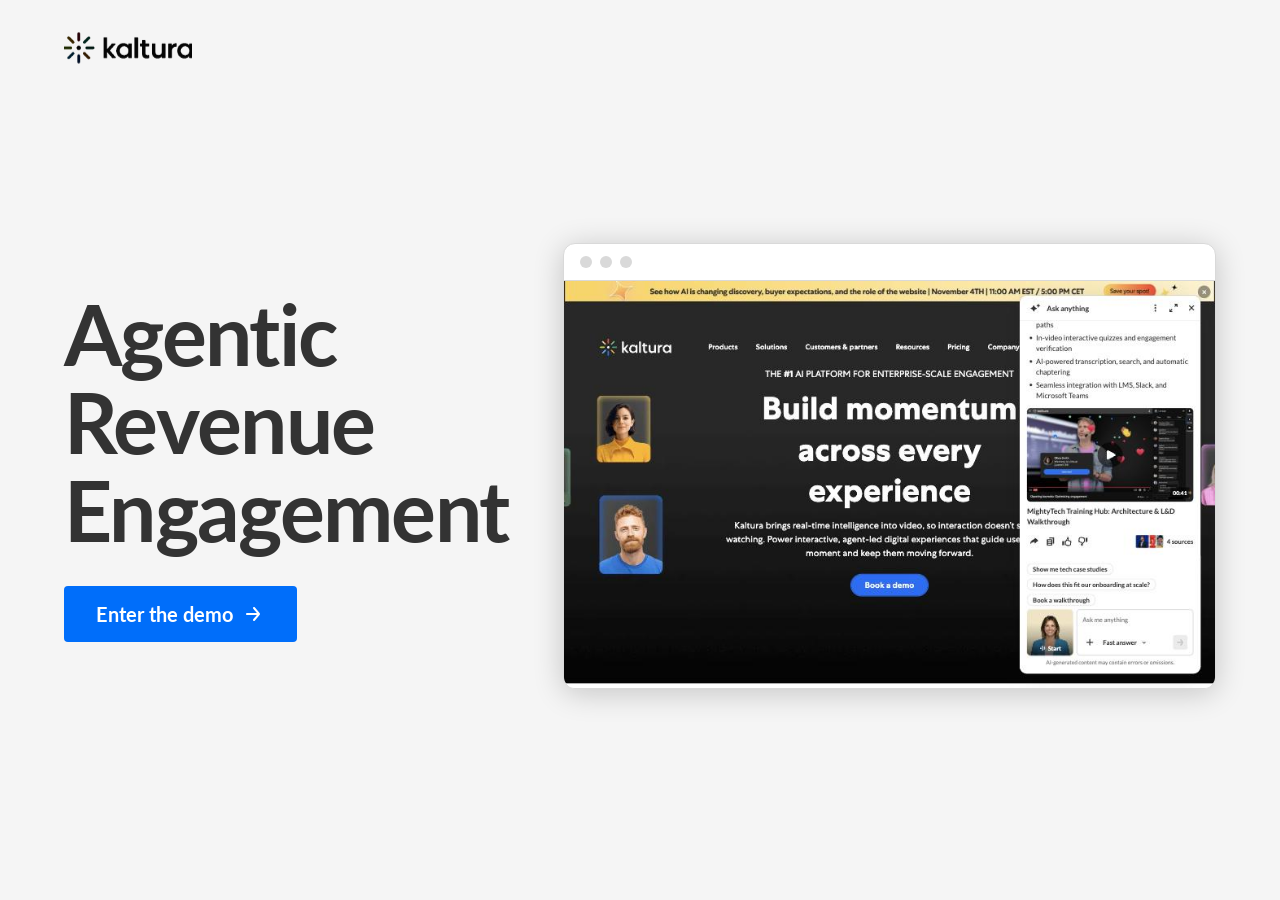
<file: agentic-revenue-enablement/slate.html>
<!DOCTYPE html>
<html lang="en">
<head>
  <meta charset="utf-8">
  <meta name="viewport" content="width=device-width, initial-scale=1">
  <title>Agentic Revenue Engagement | Kaltura</title>
  <link rel="stylesheet" href="../ds/styles.css">
  <link rel="stylesheet" href="app.css">
</head>
<body class="app-slate">

  <!-- Title slate: title + CTA on the left, static mockup of the demo on the right -->
  <img class="app-slate-logo" src="assets/kaltura-logo-dark.svg" alt="Kaltura">

  <main class="app-slate-main">
    <section class="app-slate-intro">
      <h1 class="app-slate-title">Agentic Revenue Engagement</h1>
      <a class="ds-btn ds-btn-lg ds-btn-primary app-slate-cta" href="index.html">
        Enter the demo
        <ds-icon name="arrow-right" size="24"></ds-icon>
      </a>
    </section>

    <!-- Browser-window frame around a static capture of the demo -->
    <div class="app-slate-mockup">
      <div class="app-slate-window-bar">
        <span class="app-slate-window-dot"></span>
        <span class="app-slate-window-dot"></span>
        <span class="app-slate-window-dot"></span>
      </div>
      <img class="app-slate-screen" src="assets/demo-mockup.png" alt="The Kaltura AI SDR answering a visitor on the Kaltura website">
    </div>
  </main>

  <script src="../ds/ds-icons.js"></script>
  <script src="../ds/ds.js"></script>
</body>
</html>
</file>
<file: ds/styles.css>
/* ============================================
   @ds/ui — Design System Styles
   ============================================ */

@import url('https://fonts.googleapis.com/css2?family=Lato:wght@400;700&display=swap');

/* ---- Design Tokens ---- */
:root {
  /* Primary */
  --ds-primary: #006efa;
  --ds-primary-darker: #004cad;
  --ds-primary-brighter: #4798ff;
  --ds-primary-text-contrast: #ffffff;

  /* Danger */
  --ds-danger: #ca1c2d;
  --ds-danger-darker: #9d1523;
  --ds-danger-brighter: #e33547;
  --ds-danger-text-contrast: #ffffff;

  /* Acknowledgement */
  --ds-warning: #E86925;
  --ds-warning-text-contrast: #ffffff;
  --ds-success: #23803a;
  --ds-success-text-contrast: #ffffff;

  /* Brand */
  --ds-stream-blue: #006EFA;
  --ds-screen-green: #00A078;

  /* Accent (selected-tab indicator) */
  --ds-accent: #ffaa00;

  /* Secondary text (menu item descriptions) */
  --ds-text-subtle: #888888;
  --ds-text-subtle-disabled: #cccccc;

  /* Tints — translucent brand colors for hover / selected backgrounds */
  --ds-primary-tint-6: rgba(0,110,250,0.06);
  --ds-primary-tint-10: rgba(0,110,250,0.1);
  --ds-danger-tint-10: rgba(202,28,45,0.1);

  /* Tones — Light Theme */
  --ds-tone-1: #333333;
  --ds-tone-2: #707070;
  --ds-tone-3: #878787;
  --ds-tone-4: #bdbdbd;
  --ds-tone-5: #d9d9d9;
  --ds-tone-6: #ebebeb;
  --ds-tone-7: #f5f5f5;
  --ds-tone-8: #ffffff;

  /* Surfaces */
  --ds-background: #ffffff;
  --ds-paper: #f5f5f5;
  --ds-elevated: #ffffff;

  /* Opacity — Black */
  --ds-b-20: rgba(0,0,0,0.2);
  --ds-b-30: rgba(0,0,0,0.3);
  --ds-b-40: rgba(0,0,0,0.4);
  --ds-b-60: rgba(0,0,0,0.6);
  --ds-b-70: rgba(0,0,0,0.7);
  --ds-b-100: #000000;

  /* Opacity — White */
  --ds-w-20: rgba(255,255,255,0.2);
  --ds-w-40: rgba(255,255,255,0.4);
  --ds-w-60: rgba(255,255,255,0.6);
  --ds-w-70: rgba(255,255,255,0.7);
  --ds-w-80: rgba(255,255,255,0.8);
  --ds-w-100: #ffffff;

  /* Hover Mode */
  --ds-hover-black: #000000;

  /* Radius */
  --ds-roundness-tiny: 3px;
  --ds-roundness-1: 4px;
  --ds-roundness-2: 8px;
  --ds-roundness-3: 12px;

  /* Spacing — 4px base. space-N = N x 4px. Half steps use a dash: 1-5 = 1.5 x 4px = 6px. */
  --ds-space-0-25: 1px;
  --ds-space-0-5: 2px;
  --ds-space-0-75: 3px;
  --ds-space-1: 4px;
  --ds-space-1-5: 6px;
  --ds-space-2: 8px;
  --ds-space-2-5: 10px;
  --ds-space-3: 12px;
  --ds-space-3-5: 14px;
  --ds-space-4: 16px;
  --ds-space-4-5: 18px;
  --ds-space-5: 20px;
  --ds-space-5-5: 22px;
  --ds-space-6: 24px;
  --ds-space-7: 28px;
  --ds-space-8: 32px;
  --ds-space-10: 40px;
  --ds-space-16: 64px;

  /* Typography */
  --ds-font-family: 'Lato', sans-serif;

  --ds-font-size-1: 11px;
  --ds-font-size-2: 12px;
  --ds-font-size-3: 13px;
  --ds-font-size-4: 14px;
  --ds-font-size-5: 16px;
  --ds-font-size-6: 18px;
  --ds-font-size-7: 48px;
  --ds-font-size-h3: 24px;

  --ds-font-weight-regular: 400;
  --ds-font-weight-bold: 700;

  --ds-line-height-solid: 1;
  --ds-line-height-16: 16px;
  --ds-line-height-18: 18px;
  --ds-line-height-20: 20px;
  --ds-line-height-21: 21px;
  --ds-line-height-24: 24px;
  --ds-line-height-h3: 1.2;

  /* Shadows */
  --ds-shadow-menu: 0 0 0 1px var(--ds-b-20), 0 4px 30px -8px var(--ds-b-20);
  --ds-shadow-floating: 0 0 0 0 var(--ds-b-20), 0 4px 30px 0 var(--ds-b-20);

  /* Motion */
  --ds-duration-fast: 0.1s;
  --ds-duration-base: 0.15s;
  --ds-duration-slow: 0.2s;
  --ds-duration-exit: 0.35s;
  --ds-duration-enter: 0.5s;
  --ds-duration-spin: 0.8s;
  --ds-ease-out: cubic-bezier(0.16, 1, 0.3, 1);

  /* Opacity */
  --ds-opacity-disabled: 0.5;

  /* Layering */
  --ds-z-dropdown: 100;
  --ds-z-tooltip: 100;
  --ds-z-modal: 1000;
  --ds-z-toast: 9999;

  /* Modal widths */
  --ds-modal-width-sm: 400px;
  --ds-modal-width-md: 560px;
  --ds-modal-width-lg: 800px;
  --ds-modal-width-xl: 960px;
}

/* ---- Dark Theme Override ---- */
[data-theme="dark"] {
  --ds-tone-1: #FFFFFF;
  --ds-tone-2: #CCCCCC;
  --ds-tone-3: #999999;
  --ds-tone-4: #666666;
  --ds-tone-5: #525252;
  --ds-tone-6: #383838;
  --ds-tone-7: #212121;
  --ds-tone-8: #000000;
  --ds-background: #121212;
  --ds-paper: #242424;
  --ds-elevated: #333333;
}

/* ---- Global Typography ---- */
html, body {
  font-family: var(--ds-font-family);
}

/* ---- Base Reset for DS components ---- */
[class^="ds-"],
[class*=" ds-"] {
  box-sizing: border-box;
  font-family: var(--ds-font-family);
}

/* ============================================
   Button
   ============================================ */
.ds-btn {
  display: inline-flex;
  align-items: center;
  justify-content: center;
  gap: var(--ds-space-1-5);
  font-family: var(--ds-font-family);
  font-weight: var(--ds-font-weight-bold);
  font-size: var(--ds-font-size-4);
  border: none;
  cursor: pointer;
  transition: all var(--ds-duration-base);
  border-radius: var(--ds-roundness-1);
  white-space: nowrap;
  text-decoration: none;
  line-height: var(--ds-line-height-solid);
}
.ds-btn:focus-visible {
  outline: 2px solid var(--ds-primary);
  outline-offset: 2px;
}

/* Sizes */
.ds-btn-sm { height: 24px; min-width: 70px; padding: 0 var(--ds-space-2-5); font-size: var(--ds-font-size-3); }
.ds-btn-md { height: 32px; min-width: 86px; padding: 0 var(--ds-space-3-5); }
.ds-btn-lg { height: 40px; min-width: 99px; padding: 0 var(--ds-space-4-5); font-size: var(--ds-font-size-5); }
.ds-btn-xl { height: 48px; min-width: 99px; padding: 0 var(--ds-space-5-5); font-size: var(--ds-font-size-5); }

/* Variants */
.ds-btn-primary { background: var(--ds-primary); color: var(--ds-primary-text-contrast); }
.ds-btn-primary:hover { background: var(--ds-primary-darker); }

.ds-btn-secondary { background: var(--ds-tone-6); color: var(--ds-tone-1); border: none; }
.ds-btn-secondary:hover { background: var(--ds-tone-5); }

.ds-btn-danger { background: var(--ds-danger); color: var(--ds-danger-text-contrast); }
.ds-btn-danger:hover { background: var(--ds-danger-darker); }

/* Disabled — applied via :disabled pseudo-class for real buttons.
   Outline style: empty background, tone-4 border and text. */
.ds-btn:disabled,
.ds-btn[aria-disabled="true"] {
  background: transparent;
  color: var(--ds-tone-4);
  border: 1px solid var(--ds-tone-4);
  cursor: not-allowed;
  pointer-events: none;
}

/* Borderless — transparent bg, colored text, bg on hover */
.ds-btn-borderless { background: transparent; }
.ds-btn-borderless.ds-btn-primary { background: transparent; color: var(--ds-primary); }
.ds-btn-borderless.ds-btn-primary:hover { background: var(--ds-primary-tint-10); }
.ds-btn-borderless.ds-btn-secondary { background: transparent; color: var(--ds-tone-1); }
.ds-btn-borderless.ds-btn-secondary:hover { background: var(--ds-tone-5); }
.ds-btn-borderless.ds-btn-danger { background: transparent; color: var(--ds-danger); }
.ds-btn-borderless.ds-btn-danger:hover { background: var(--ds-danger-tint-10); }
/* Borderless disabled: no border, tone-4 text */
.ds-btn.ds-btn-borderless:disabled,
.ds-btn.ds-btn-borderless[aria-disabled="true"] {
  background: transparent;
  color: var(--ds-tone-4);
  border: none;
}

/* Icon-only */
.ds-btn-icon { min-width: unset; padding: 0; }
.ds-btn-icon.ds-btn-sm { width: 24px; }
.ds-btn-icon.ds-btn-md { width: 32px; }
.ds-btn-icon.ds-btn-md svg { width: 24px; height: 24px; }
.ds-btn-icon.ds-btn-lg { width: 40px; }
.ds-btn-icon.ds-btn-lg svg { width: 24px; height: 24px; }
.ds-btn-icon.ds-btn-xl { width: 48px; }

/* Circular */
.ds-btn-circular {
  display: inline-flex;
  align-items: center;
  justify-content: center;
  border-radius: 50%;
  border: none;
  cursor: pointer;
  background: var(--ds-b-60);
  color: var(--ds-w-100);
  transition: all var(--ds-duration-base);
  padding: 0;
}
.ds-btn-circular:hover {
  background: var(--ds-b-70);
}
.ds-btn-circular:focus-visible {
  background: var(--ds-b-70);
  outline: 2px solid var(--ds-primary);
  outline-offset: 2px;
}
.ds-btn-circular:disabled,
.ds-btn-circular[aria-disabled="true"] {
  background: var(--ds-tone-5);
  color: var(--ds-tone-4);
  cursor: not-allowed;
  pointer-events: none;
}
.ds-btn-circular-sm { width: 32px; height: 32px; }
.ds-btn-circular-sm svg { width: 24px; height: 24px; }
.ds-btn-circular-md { width: 48px; height: 48px; }
.ds-btn-circular-md svg { width: 36px; height: 36px; }
.ds-btn-circular-lg { width: 56px; height: 56px; }
.ds-btn-circular-lg svg { width: 36px; height: 36px; }

/* Circular — dark theme */
[data-theme="dark"] .ds-btn-circular {
  background: var(--ds-w-60);
  color: var(--ds-w-100);
}
[data-theme="dark"] .ds-btn-circular:hover {
  background: var(--ds-w-70);
}
[data-theme="dark"] .ds-btn-circular:focus-visible {
  background: var(--ds-w-70);
}

/* ============================================
   Input
   ============================================ */
.ds-input {
  font-family: var(--ds-font-family);
  font-weight: var(--ds-font-weight-regular);
  border: 1px solid var(--ds-tone-3);
  border-radius: var(--ds-roundness-1);
  background: var(--ds-tone-8);
  color: var(--ds-tone-1);
  outline: none;
  transition: all var(--ds-duration-base);
  padding: 0 var(--ds-space-2-5);
  width: 100%;
}
.ds-input::placeholder { color: var(--ds-tone-3); }
.ds-input:hover { border-color: var(--ds-tone-2); }
.ds-input:focus { border-color: var(--ds-primary); }

/* Sizes */
.ds-input-md { height: 32px; font-size: var(--ds-font-size-4); }
.ds-input-lg { height: 40px; font-size: var(--ds-font-size-5); }
.ds-input-xl { height: 48px; font-size: var(--ds-font-size-5); }

/* States */
.ds-input-error { border-color: var(--ds-danger); }
.ds-input-error:focus { border-color: var(--ds-danger); }

.ds-input:disabled {
  background: var(--ds-tone-8);
  border-color: var(--ds-tone-4);
  color: var(--ds-tone-4);
  cursor: not-allowed;
}

/* ============================================
   Textarea
   ============================================ */
.ds-textarea {
  font-family: var(--ds-font-family);
  font-weight: var(--ds-font-weight-regular);
  border: 1px solid var(--ds-tone-3);
  border-radius: var(--ds-roundness-1);
  background: var(--ds-tone-8);
  color: var(--ds-tone-1);
  outline: none;
  transition: all var(--ds-duration-base);
  padding: var(--ds-space-2) var(--ds-space-2-5);
  min-height: 88px;
  resize: vertical;
  font-size: var(--ds-font-size-4);
  width: 100%;
}
.ds-textarea::placeholder { color: var(--ds-tone-3); }
.ds-textarea:hover { border-color: var(--ds-tone-2); }
.ds-textarea:focus { border-color: var(--ds-primary); }
.ds-textarea-error { border-color: var(--ds-danger); }
.ds-textarea-error:focus { border-color: var(--ds-danger); }
.ds-textarea:disabled {
  background: var(--ds-tone-8);
  border-color: var(--ds-tone-4);
  color: var(--ds-tone-4);
  cursor: not-allowed;
}

/* ============================================
   Checkbox
   ============================================ */
.ds-checkbox {
  display: inline-flex;
  align-items: center;
  gap: var(--ds-space-2);
  cursor: pointer;
  font-size: var(--ds-font-size-4);
  color: var(--ds-tone-1);
  position: relative;
}
.ds-checkbox-input {
  position: absolute;
  width: 1px;
  height: 1px;
  padding: 0;
  margin: -1px;
  overflow: hidden;
  clip: rect(0,0,0,0);
  white-space: nowrap;
  border-width: 0;
}
.ds-checkbox-indicator {
  width: 18px;
  height: 18px;
  flex-shrink: 0;
  border: 1px solid var(--ds-tone-3);
  border-radius: var(--ds-roundness-1);
  background: var(--ds-tone-8);
  display: inline-flex;
  align-items: center;
  justify-content: center;
  transition: all var(--ds-duration-base);
}
.ds-checkbox-indicator svg {
  display: none;
}

/* Checked */
.ds-checkbox-input:checked + .ds-checkbox-indicator {
  background: var(--ds-primary);
  border-color: var(--ds-primary);
}
.ds-checkbox-input:checked + .ds-checkbox-indicator svg {
  display: block;
}

/* Indeterminate */
.ds-checkbox-input:indeterminate + .ds-checkbox-indicator {
  background: var(--ds-primary);
  border-color: var(--ds-primary);
}
.ds-checkbox-input:indeterminate + .ds-checkbox-indicator svg {
  display: block;
}

/* Disabled */
.ds-checkbox-input:disabled + .ds-checkbox-indicator {
  background: var(--ds-tone-7);
  border-color: var(--ds-tone-4);
  cursor: not-allowed;
}
.ds-checkbox-input:disabled ~ .ds-checkbox-label {
  color: var(--ds-tone-4);
  cursor: not-allowed;
}
.ds-checkbox:has(.ds-checkbox-input:disabled) {
  cursor: not-allowed;
}

/* Focus */
.ds-checkbox-input:focus-visible + .ds-checkbox-indicator {
  outline: 2px solid var(--ds-primary);
  outline-offset: 2px;
}

/* ============================================
   Radio
   ============================================ */
.ds-radio {
  display: inline-flex;
  align-items: center;
  gap: var(--ds-space-2);
  cursor: pointer;
  font-size: var(--ds-font-size-4);
  color: var(--ds-tone-1);
  position: relative;
}
.ds-radio-input {
  position: absolute;
  width: 1px;
  height: 1px;
  padding: 0;
  margin: -1px;
  overflow: hidden;
  clip: rect(0,0,0,0);
  white-space: nowrap;
  border-width: 0;
}
.ds-radio-indicator {
  width: 18px;
  height: 18px;
  flex-shrink: 0;
  border: 1px solid var(--ds-tone-3);
  border-radius: 50%;
  background: var(--ds-tone-8);
  display: inline-flex;
  align-items: center;
  justify-content: center;
  transition: all var(--ds-duration-base);
}
.ds-radio-indicator::after {
  content: '';
  display: block;
  width: 8px;
  height: 8px;
  background: var(--ds-w-100);
  border-radius: 50%;
  opacity: 0;
  transition: opacity var(--ds-duration-base);
}

/* Selected */
.ds-radio-input:checked + .ds-radio-indicator {
  background: var(--ds-primary);
  border-color: var(--ds-primary);
}
.ds-radio-input:checked + .ds-radio-indicator::after {
  opacity: 1;
}

/* Disabled */
.ds-radio-input:disabled + .ds-radio-indicator {
  background: var(--ds-tone-7);
  border-color: var(--ds-tone-4);
  cursor: not-allowed;
}
.ds-radio-input:disabled ~ .ds-radio-label {
  color: var(--ds-tone-4);
  cursor: not-allowed;
}
.ds-radio:has(.ds-radio-input:disabled) {
  cursor: not-allowed;
}

/* Focus */
.ds-radio-input:focus-visible + .ds-radio-indicator {
  outline: 2px solid var(--ds-primary);
  outline-offset: 2px;
}

/* ============================================
   Switch
   ============================================ */
.ds-switch {
  display: inline-flex;
  align-items: center;
  gap: var(--ds-space-2);
}
.ds-switch-track {
  position: relative;
  cursor: pointer;
  transition: all var(--ds-duration-base);
  border-radius: var(--ds-roundness-3);
  border: none;
  padding: 0;
  outline: none;
}
.ds-switch-track:focus-visible {
  outline: 2px solid var(--ds-primary);
  outline-offset: 2px;
}

/* Sizes */
.ds-switch-sm { width: 32px; height: 16px; }
.ds-switch-lg { width: 44px; height: 24px; }

/* States */
.ds-switch-off { background: var(--ds-tone-3); }
.ds-switch-on { background: var(--ds-primary); }

.ds-switch-handle {
  position: absolute;
  top: 2px;
  background: var(--ds-w-100);
  border-radius: 50%;
  transition: all var(--ds-duration-base);
}
.ds-switch-sm .ds-switch-handle { width: 12px; height: 12px; }
.ds-switch-lg .ds-switch-handle { width: 20px; height: 20px; }

.ds-switch-off .ds-switch-handle { left: 2px; }
.ds-switch-on.ds-switch-sm .ds-switch-handle { left: 18px; }
.ds-switch-on.ds-switch-lg .ds-switch-handle { left: 22px; }

/* Disabled */
.ds-switch-track:disabled {
  opacity: var(--ds-opacity-disabled);
  cursor: not-allowed;
}

.ds-switch-content {
  display: flex;
  flex-direction: column;
}
.ds-switch-label {
  font-size: var(--ds-font-size-4);
  font-weight: var(--ds-font-weight-bold);
  color: var(--ds-tone-1);
}
.ds-switch-description {
  font-size: var(--ds-font-size-3);
  color: var(--ds-tone-2);
}

/* ============================================
   FormField
   ============================================ */
.ds-form-field {
  margin-bottom: var(--ds-space-5);
}
.ds-form-label {
  display: flex;
  align-items: center;
  gap: var(--ds-space-1-5);
  font-family: var(--ds-font-family);
  font-size: var(--ds-font-size-4);
  font-weight: var(--ds-font-weight-bold);
  margin-bottom: var(--ds-space-1);
  color: var(--ds-tone-1);
}
.ds-form-counter {
  font-weight: var(--ds-font-weight-regular);
  color: var(--ds-tone-2);
  margin-left: auto;
}
.ds-form-desc {
  font-family: var(--ds-font-family);
  font-size: var(--ds-font-size-3);
  font-weight: var(--ds-font-weight-bold);
  color: var(--ds-tone-2);
  margin: 0 0 var(--ds-space-1);
}
.ds-form-error {
  font-family: var(--ds-font-family);
  font-size: var(--ds-font-size-4);
  color: var(--ds-danger);
  margin-top: var(--ds-space-1);
}

/* ============================================
   Select
   ============================================ */

/* -- Wrapper (positions trigger + menu) -- */
.ds-select-wrapper {
  position: relative;
  display: inline-block;
}

/* -- Trigger -- */
.ds-select {
  display: inline-flex;
  align-items: center;
  gap: var(--ds-space-2);
  height: 32px;
  padding: 0 var(--ds-space-2);
  font-family: var(--ds-font-family);
  font-weight: var(--ds-font-weight-bold);
  font-size: var(--ds-font-size-4);
  color: var(--ds-tone-1);
  background: var(--ds-background);
  border: 1px solid var(--ds-tone-4);
  border-radius: var(--ds-roundness-1);
  cursor: pointer;
  outline: none;
  transition: all var(--ds-duration-base);
  white-space: nowrap;
  line-height: var(--ds-line-height-solid);
}
.ds-select:hover {
  background: var(--ds-tone-6);
  border-color: var(--ds-tone-5);
}
.ds-select:focus-visible,
.ds-select[aria-expanded="true"] {
  background: var(--ds-tone-6);
  border-color: var(--ds-tone-6);
}
.ds-select:disabled,
.ds-select[aria-disabled="true"] {
  background: var(--ds-background);
  border-color: var(--ds-tone-6);
  color: var(--ds-tone-4);
  cursor: not-allowed;
  pointer-events: none;
}
.ds-select:disabled .ds-select-icon,
.ds-select[aria-disabled="true"] .ds-select-icon {
  color: var(--ds-tone-4);
}

/* Chevron flip when open */
.ds-select[aria-expanded="true"] .ds-select-chevron {
  transform: rotate(180deg);
}

/* Borderless variant */
.ds-select-borderless {
  border-color: transparent;
}
.ds-select-borderless:hover {
  border-color: transparent;
}
.ds-select-borderless:focus-visible,
.ds-select-borderless[aria-expanded="true"] {
  border-color: transparent;
}
.ds-select-borderless:disabled,
.ds-select-borderless[aria-disabled="true"] {
  border-color: transparent;
}

/* Icon-only trigger */
.ds-select-icon-only {
  padding: 0 var(--ds-space-1);
}

/* Select icon wrapper (leading icon) */
.ds-select-icon {
  display: inline-flex;
  flex-shrink: 0;
  color: var(--ds-tone-1);
}

/* Chevron */
.ds-select-chevron {
  display: inline-flex;
  flex-shrink: 0;
  color: var(--ds-tone-2);
  transition: transform var(--ds-duration-base);
}
.ds-select:disabled .ds-select-chevron,
.ds-select[aria-disabled="true"] .ds-select-chevron {
  color: var(--ds-tone-4);
}

/* -- Dropdown Menu -- */
.ds-select-menu {
  width: 260px;
  max-height: 320px;
  overflow-y: auto;
  background: var(--ds-elevated);
  border-radius: var(--ds-roundness-1);
  padding: var(--ds-space-2) 0;
  box-shadow: var(--ds-shadow-menu);
}

/* When menu is inside a wrapper, position it absolutely & hide by default */
.ds-select-wrapper .ds-select-menu {
  position: absolute;
  top: calc(100% + var(--ds-space-1));
  left: 0;
  z-index: var(--ds-z-dropdown);
  display: none;
}
.ds-select-wrapper.ds-select-open .ds-select-menu {
  display: block;
}

/* -- Menu Item -- */
.ds-select-item {
  display: flex;
  align-items: center;
  gap: var(--ds-space-2);
  width: 100%;
  padding: var(--ds-space-2) var(--ds-space-4);
  position: relative;
  font-family: var(--ds-font-family);
  font-weight: var(--ds-font-weight-bold);
  font-size: var(--ds-font-size-4);
  line-height: var(--ds-line-height-24);
  color: var(--ds-tone-1);
  background: none;
  border: none;
  cursor: pointer;
  text-align: left;
  outline: none;
}
.ds-select-item::before {
  content: '';
  position: absolute;
  inset: var(--ds-space-1);
  border-radius: var(--ds-roundness-1);
  transition: background var(--ds-duration-fast);
}
.ds-select-item:hover::before {
  background: var(--ds-tone-6);
}
.ds-select-item > * {
  position: relative;
}

/* Item label text */
.ds-select-item-label {
  flex: 1 0 0;
  min-width: 0;
}

/* Item description (below label) */
.ds-select-item-desc {
  font-weight: var(--ds-font-weight-regular);
  font-size: var(--ds-font-size-3);
  line-height: normal;
  color: var(--ds-text-subtle);
}

/* Item trailing icon (check, chevron-right) */
.ds-select-item-trailing {
  display: inline-flex;
  flex-shrink: 0;
}

/* Disabled item */
.ds-select-item[aria-disabled="true"] {
  color: var(--ds-tone-4);
  cursor: not-allowed;
  pointer-events: none;
}
.ds-select-item[aria-disabled="true"]:hover::before {
  background: none;
}
.ds-select-item[aria-disabled="true"] .ds-select-item-desc {
  color: var(--ds-text-subtle-disabled);
}

/* -- Separator -- */
.ds-select-separator {
  padding: var(--ds-space-2) 0 0;
}
.ds-select-separator-line {
  border: none;
  border-top: 1px solid var(--ds-tone-4);
  margin: 0 0 var(--ds-space-2);
}
.ds-select-separator-title {
  padding: 0 var(--ds-space-4) var(--ds-space-2);
  font-family: var(--ds-font-family);
  font-weight: var(--ds-font-weight-bold);
  font-size: var(--ds-font-size-4);
  line-height: var(--ds-line-height-16);
  color: var(--ds-tone-2);
}

/* ============================================
   Tabs
   ============================================ */
.ds-tabs {
  display: flex;
  gap: var(--ds-space-6);
  align-items: start;
  border-bottom: 1px solid var(--ds-tone-4);
}

.ds-tab {
  display: inline-flex;
  align-items: center;
  justify-content: center;
  gap: var(--ds-space-2);
  height: 56px;
  padding: 0 var(--ds-space-2);
  font-family: var(--ds-font-family);
  font-weight: var(--ds-font-weight-bold);
  font-size: var(--ds-font-size-5);
  line-height: var(--ds-line-height-21);
  color: var(--ds-tone-1);
  background: none;
  border: none;
  border-bottom: 3px solid transparent;
  cursor: pointer;
  white-space: nowrap;
  outline: none;
  transition: color var(--ds-duration-base), border-color var(--ds-duration-base);
  margin-bottom: -1px; /* overlap container border */
}
.ds-tab:hover {
  color: var(--ds-primary);
}
.ds-tab:hover .ds-tab-icon {
  color: var(--ds-primary);
}
.ds-tab:active {
  color: var(--ds-primary-brighter);
}
.ds-tab:focus-visible {
  outline: 2px solid var(--ds-primary);
  outline-offset: -2px;
  border-radius: var(--ds-roundness-1);
}

/* Current / selected tab */
.ds-tab[aria-selected="true"] {
  border-bottom-color: var(--ds-accent);
}

/* Disabled */
.ds-tab:disabled,
.ds-tab[aria-disabled="true"] {
  color: var(--ds-tone-4);
  cursor: not-allowed;
  pointer-events: none;
}
.ds-tab:disabled .ds-tab-icon,
.ds-tab[aria-disabled="true"] .ds-tab-icon {
  color: var(--ds-tone-4);
}

/* Tab icon */
.ds-tab-icon {
  display: inline-flex;
  flex-shrink: 0;
  color: var(--ds-tone-1);
  transition: color var(--ds-duration-base);
}

/* Tab chevron (for select-style tabs) */
.ds-tab-chevron {
  display: inline-flex;
  flex-shrink: 0;
  transition: color var(--ds-duration-base);
}

/* ============================================
   Segmented Control
   ============================================ */
.ds-segmented {
  display: inline-flex;
  align-items: center;
  gap: var(--ds-space-0-5);
  padding: var(--ds-space-0-5);
  background: var(--ds-tone-6);
  border-radius: var(--ds-roundness-1);
}

.ds-segmented-item {
  display: inline-flex;
  align-items: center;
  justify-content: center;
  gap: var(--ds-space-1);
  height: 28px;
  padding: var(--ds-space-0-5) var(--ds-space-3);
  font-family: var(--ds-font-family);
  font-weight: var(--ds-font-weight-bold);
  font-size: var(--ds-font-size-4);
  line-height: var(--ds-line-height-solid);
  color: var(--ds-tone-1);
  background: none;
  border: none;
  border-radius: var(--ds-roundness-1);
  cursor: pointer;
  white-space: nowrap;
  outline: none;
  transition: background var(--ds-duration-base);
}

/* Hover */
.ds-segmented-item:hover {
  background: var(--ds-tone-5);
}

/* Focus */
.ds-segmented-item:focus-visible {
  background: var(--ds-tone-4);
  outline: 2px solid var(--ds-primary);
  outline-offset: -2px;
}

/* Selected */
.ds-segmented-item[aria-checked="true"] {
  background: var(--ds-tone-8);
}
.ds-segmented-item[aria-checked="true"]:hover {
  background: var(--ds-tone-8);
}

/* Disabled */
.ds-segmented-item:disabled {
  color: var(--ds-tone-4);
  cursor: not-allowed;
  pointer-events: none;
}
.ds-segmented-item:disabled svg {
  color: var(--ds-tone-4);
}

/* Icon inside item */
.ds-segmented-icon {
  display: inline-flex;
  flex-shrink: 0;
  color: inherit;
}

/* ============================================
   Data Table
   ============================================ */

/* -- Wrapper -- */
.ds-table {
  width: 100%;
  font-family: var(--ds-font-family);
}

/* -- Action Bar -- */
.ds-table-action-bar {
  display: flex;
  align-items: center;
  gap: var(--ds-space-2);
  height: 32px;
  margin-bottom: var(--ds-space-4);
}
.ds-table-action-bar-spacer {
  flex: 1 1 auto;
}

/* -- Table element -- */
.ds-table table {
  width: 100%;
  border-collapse: collapse;
  table-layout: fixed;
}

/* -- Header Row -- */
.ds-table thead th {
  height: 36px;
  padding: 0 var(--ds-space-2);
  font-family: var(--ds-font-family);
  font-weight: var(--ds-font-weight-bold);
  font-size: var(--ds-font-size-3);
  line-height: var(--ds-line-height-16);
  color: var(--ds-tone-2);
  text-align: left;
  white-space: nowrap;
  border-bottom: 1px solid var(--ds-tone-5);
  vertical-align: middle;
  user-select: none;
}

/* Sortable header */
.ds-table-sortable {
  cursor: pointer;
  transition: color var(--ds-duration-base);
}
.ds-table-sortable:hover {
  color: var(--ds-tone-1);
}

/* Sort indicator */
.ds-table-sort-icon {
  display: inline-flex;
  vertical-align: middle;
  margin-left: var(--ds-space-1);
  color: inherit;
}

/* Active sort column header */
.ds-table-sorted {
  color: var(--ds-tone-1);
}

/* -- Body Row -- */
.ds-table tbody tr {
  height: 64px;
  border-bottom: 1px solid var(--ds-tone-6);
  transition: background var(--ds-duration-fast);
}
.ds-table tbody tr:hover {
  background: var(--ds-tone-7);
}

/* Selected row */
.ds-table tbody tr.ds-table-row-selected {
  background: var(--ds-primary-tint-6);
}
.ds-table tbody tr.ds-table-row-selected:hover {
  background: var(--ds-primary-tint-10);
}

/* -- Cells -- */
.ds-table tbody td {
  padding: 0 var(--ds-space-2);
  font-size: var(--ds-font-size-4);
  font-weight: var(--ds-font-weight-regular);
  color: var(--ds-tone-1);
  vertical-align: middle;
  white-space: nowrap;
  overflow: hidden;
  text-overflow: ellipsis;
}

/* Highlighted (bold) column — e.g. the name column */
.ds-table-cell-highlight {
  font-weight: var(--ds-font-weight-bold);
}

/* -- Checkbox column -- */
.ds-table-col-checkbox {
  width: 50px;
  padding-left: var(--ds-space-6) !important;
}

/* -- Icon column -- */
.ds-table-col-icon {
  width: 40px;
  padding: var(--ds-space-2) !important;
}
.ds-table-col-icon .ds-table-icon {
  display: inline-flex;
  color: var(--ds-tone-3);
}

/* -- Action column -- */
.ds-table-col-action {
  width: 56px;
  text-align: center;
}

/* -- Status badge -- */
.ds-table-status {
  display: inline-flex;
  align-items: center;
  gap: var(--ds-space-1-5);
  font-weight: var(--ds-font-weight-bold);
  font-size: var(--ds-font-size-4);
}
.ds-table-status::before {
  content: '';
  display: block;
  width: 8px;
  height: 8px;
  border-radius: 50%;
  flex-shrink: 0;
}
.ds-table-status-green { color: var(--ds-screen-green); }
.ds-table-status-green::before { background: var(--ds-screen-green); }
.ds-table-status-orange { color: var(--ds-warning); }
.ds-table-status-orange::before { background: var(--ds-warning); }
.ds-table-status-red { color: var(--ds-danger); }
.ds-table-status-red::before { background: var(--ds-danger); }
.ds-table-status-grey { color: var(--ds-tone-3); }
.ds-table-status-grey::before { background: var(--ds-tone-4); }

/* -- Bulk Action Bar (shown when rows selected) -- */
.ds-table-bulk-bar {
  display: flex;
  align-items: center;
  gap: var(--ds-space-3);
  height: 40px;
  padding: 0 var(--ds-space-4);
  background: var(--ds-tone-7);
  border-radius: var(--ds-roundness-1);
  margin-bottom: var(--ds-space-2);
  font-size: var(--ds-font-size-4);
  font-weight: var(--ds-font-weight-bold);
  color: var(--ds-tone-1);
}
.ds-table-bulk-bar-count {
  color: var(--ds-tone-2);
  font-weight: var(--ds-font-weight-regular);
}

/* -- Pagination -- */
.ds-table-pagination {
  display: flex;
  align-items: center;
  justify-content: center;
  gap: var(--ds-space-1);
  height: 32px;
  border-top: 1px solid var(--ds-tone-5);
}

.ds-table-page {
  display: inline-flex;
  align-items: center;
  justify-content: center;
  width: 24px;
  height: 24px;
  font-family: var(--ds-font-family);
  font-weight: var(--ds-font-weight-bold);
  font-size: var(--ds-font-size-3);
  color: var(--ds-tone-1);
  background: none;
  border: none;
  border-radius: var(--ds-roundness-1);
  cursor: pointer;
  transition: background var(--ds-duration-base);
  padding: 0;
}
.ds-table-page:hover {
  background: var(--ds-tone-5);
}

/* Active page */
.ds-table-page[aria-current="page"] {
  background: var(--ds-tone-2);
  color: var(--ds-tone-8);
}
.ds-table-page[aria-current="page"]:hover {
  background: var(--ds-tone-2);
}

/* Disabled page (prev/next arrows) */
.ds-table-page:disabled {
  color: var(--ds-tone-4);
  cursor: not-allowed;
  pointer-events: none;
}

/* Truncation ellipsis */
.ds-table-page-ellipsis {
  display: inline-flex;
  align-items: center;
  justify-content: center;
  width: 24px;
  height: 24px;
  font-weight: var(--ds-font-weight-bold);
  font-size: var(--ds-font-size-3);
  color: var(--ds-tone-3);
}

/* -- Empty State -- */
.ds-table-empty {
  display: flex;
  flex-direction: column;
  align-items: center;
  justify-content: center;
  padding: var(--ds-space-16) var(--ds-space-6);
  text-align: center;
  color: var(--ds-tone-3);
  font-size: var(--ds-font-size-4);
}
.ds-table-empty-title {
  font-weight: var(--ds-font-weight-bold);
  font-size: var(--ds-font-size-5);
  color: var(--ds-tone-2);
  margin-bottom: var(--ds-space-1);
}

/* -- Loading State -- */
.ds-table-loader {
  display: flex;
  align-items: center;
  justify-content: center;
  padding: var(--ds-space-16) var(--ds-space-6);
}
@keyframes ds-table-spin {
  to { transform: rotate(360deg); }
}
.ds-table-spinner {
  width: 24px;
  height: 24px;
  border: 3px solid var(--ds-tone-5);
  border-top-color: var(--ds-primary);
  border-radius: 50%;
  animation: ds-table-spin var(--ds-duration-spin) linear infinite;
}

/* -- Error State -- */
.ds-table-error {
  display: flex;
  flex-direction: column;
  align-items: center;
  justify-content: center;
  padding: var(--ds-space-16) var(--ds-space-6);
  text-align: center;
  color: var(--ds-danger);
  font-size: var(--ds-font-size-4);
}
.ds-table-error-title {
  font-weight: var(--ds-font-weight-bold);
  font-size: var(--ds-font-size-5);
  margin-bottom: var(--ds-space-1);
}

/* ============================================
   User Picture
   ============================================ */
.ds-user-picture {
  display: inline-flex;
  align-items: center;
  justify-content: center;
  overflow: hidden;
  flex-shrink: 0;
  background: var(--ds-tone-6);
  font-family: var(--ds-font-family);
  font-weight: var(--ds-font-weight-bold);
  text-transform: uppercase;
  color: var(--ds-tone-1);
  line-height: var(--ds-line-height-solid);
}

/* Sizes */
.ds-user-picture-sm {
  width: 24px;
  height: 24px;
  border-radius: var(--ds-roundness-1);
  font-size: var(--ds-font-size-1);
}
.ds-user-picture-md {
  width: 36px;
  height: 36px;
  border-radius: var(--ds-roundness-1);
  font-size: var(--ds-font-size-4);
}
.ds-user-picture-lg {
  width: 48px;
  height: 48px;
  border-radius: var(--ds-roundness-1);
  font-size: var(--ds-font-size-6);
}
.ds-user-picture-xl {
  width: 96px;
  height: 96px;
  border-radius: var(--ds-roundness-2);
  font-size: var(--ds-font-size-7);
}

/* Shape — round */
.ds-user-picture-round {
  border-radius: 50%;
}

/* Image mode — remove background, let img fill */
.ds-user-picture img {
  width: 100%;
  height: 100%;
  object-fit: cover;
  display: block;
}

/* ============================================
   Acknowledgement & Help
   ============================================ */

/* ---- Acknowledgement ---- */
.ds-ack {
  display: flex;
  align-items: center;
  gap: var(--ds-space-2);
  padding: var(--ds-space-1) var(--ds-space-2);
  border-radius: var(--ds-roundness-1);
  font-family: var(--ds-font-family);
  font-size: var(--ds-font-size-4);
  line-height: var(--ds-line-height-18);
  background: var(--ds-tone-7);
  color: var(--ds-tone-1);
}

.ds-ack-icon {
  flex-shrink: 0;
  width: 24px;
  height: 24px;
}
.ds-ack-icon svg {
  width: 24px;
  height: 24px;
  display: block;
}

.ds-ack-text {
  font-weight: var(--ds-font-weight-regular);
  white-space: nowrap;
}

.ds-ack-link {
  font-weight: var(--ds-font-weight-bold);
  text-decoration: underline;
  text-decoration-skip-ink: none;
  color: inherit;
  white-space: nowrap;
  cursor: pointer;
}

.ds-ack-dismiss {
  flex-shrink: 0;
  width: 24px;
  height: 24px;
  background: none;
  border: none;
  padding: 0;
  cursor: pointer;
  display: flex;
  align-items: center;
  justify-content: center;
}
.ds-ack-dismiss svg {
  width: 24px;
  height: 24px;
  display: block;
}

/* Inline severity — icon color only */
.ds-ack-info .ds-ack-icon { color: var(--ds-primary); }
.ds-ack-error .ds-ack-icon { color: var(--ds-danger); }
.ds-ack-success .ds-ack-icon { color: var(--ds-success); }
.ds-ack-warning .ds-ack-icon { color: var(--ds-warning); }
.ds-ack .ds-ack-dismiss { color: var(--ds-tone-1); }

/* Floating variant */
.ds-ack-floating {
  padding: var(--ds-space-1) var(--ds-space-4);
  height: 48px;
  color: var(--ds-w-100);
  box-shadow: var(--ds-shadow-floating);
}
.ds-ack-floating .ds-ack-link { color: var(--ds-w-100); }
.ds-ack-floating .ds-ack-dismiss { color: var(--ds-w-100); }

.ds-ack-floating.ds-ack-info { background: var(--ds-primary); }
.ds-ack-floating.ds-ack-error { background: var(--ds-danger); }
.ds-ack-floating.ds-ack-success { background: var(--ds-success); }
.ds-ack-floating.ds-ack-warning { background: var(--ds-warning); }

/* Floating hides the severity icon */
.ds-ack-floating .ds-ack-icon { display: none; }

/* Toast demo — active state */
.ds-ack-floating.ds-toast-active {
  position: fixed;
  top: var(--ds-space-6);
  left: 50%;
  transform: translateX(-50%);
  width: auto;
  max-width: calc(100vw - 48px);
  height: auto;
  min-height: 48px;
  z-index: var(--ds-z-toast);
  white-space: normal;
  animation: ds-toast-in var(--ds-duration-enter) var(--ds-ease-out);
}
@keyframes ds-toast-in {
  0%   { opacity: 0; transform: translateX(-50%) translateY(-24px) scale(0.96); }
  100% { opacity: 1; transform: translateX(-50%) translateY(0) scale(1); }
}
@keyframes ds-toast-out {
  0%   { opacity: 1; transform: translateX(-50%) translateY(0) scale(1); }
  100% { opacity: 0; transform: translateX(-50%) translateY(-10px) scale(0.98); }
}

/* ---- Hint (Tooltip) ---- */
.ds-hint {
  display: inline-flex;
  flex-direction: column;
  align-items: center;
}

.ds-hint-body {
  background: var(--ds-tone-1);
  color: var(--ds-tone-8);
  font-family: var(--ds-font-family);
  font-weight: var(--ds-font-weight-bold);
  font-size: var(--ds-font-size-4);
  line-height: var(--ds-line-height-18);
  padding: var(--ds-space-2);
  border-radius: var(--ds-roundness-1);
  max-width: 360px;
  width: max-content;
}

.ds-hint-arrow {
  flex-shrink: 0;
  line-height: 0;
}
.ds-hint-arrow svg {
  display: block;
}
.ds-hint-arrow svg path { fill: var(--ds-tone-1); }

/* Direction: Top (body on top, arrow below pointing down) */
.ds-hint-top { flex-direction: column; }
.ds-hint-top .ds-hint-arrow { margin-top: -1px; }

/* Direction: Bottom (arrow on top pointing up, body below) */
.ds-hint-bottom { flex-direction: column-reverse; }
.ds-hint-bottom .ds-hint-arrow { margin-bottom: -1px; }

/* Direction: Right (body left, arrow right pointing right) */
.ds-hint-right {
  flex-direction: row;
  align-items: center;
}
.ds-hint-right .ds-hint-arrow { margin-left: -1px; }

/* Direction: Left (arrow left pointing left, body right) */
.ds-hint-left {
  flex-direction: row-reverse;
  align-items: center;
}
.ds-hint-left .ds-hint-arrow { margin-right: -1px; }

/* Hint trigger — wrap around a trigger element + a .ds-hint */
.ds-hint-trigger {
  position: relative;
  display: inline-flex;
  align-items: center;
  cursor: pointer;
}
.ds-hint-trigger .ds-hint {
  position: absolute;
  pointer-events: none;
  opacity: 0;
  transform: scale(0.95);
  transition: opacity var(--ds-duration-slow) ease, transform var(--ds-duration-slow) ease;
  z-index: var(--ds-z-tooltip);
}
.ds-hint-trigger:hover .ds-hint {
  opacity: 1;
  transform: scale(1);
  pointer-events: auto;
}

/* Position the tooltip based on direction */
.ds-hint-trigger .ds-hint-top {
  bottom: calc(100% + var(--ds-space-1));
  left: 50%;
  translate: -50% 0;
}
.ds-hint-trigger .ds-hint-bottom {
  top: calc(100% + var(--ds-space-1));
  left: 50%;
  translate: -50% 0;
}
.ds-hint-trigger .ds-hint-right {
  left: calc(100% + var(--ds-space-1));
  top: 50%;
  translate: 0 -50%;
}
.ds-hint-trigger .ds-hint-left {
  right: calc(100% + var(--ds-space-1));
  top: 50%;
  translate: 0 -50%;
}

/* ---- Badges ---- */
.ds-badge {
  display: inline-flex;
  align-items: center;
  justify-content: center;
  border: 1px solid var(--ds-tone-3);
  border-radius: var(--ds-roundness-1);
  font-family: var(--ds-font-family);
  font-weight: var(--ds-font-weight-bold);
  white-space: nowrap;
}

/* Size: Small (default) */
.ds-badge-sm,
.ds-badge:not(.ds-badge-lg) {
  font-size: var(--ds-font-size-1);
  line-height: normal;
  padding: var(--ds-space-0-25) var(--ds-space-0-5) var(--ds-space-0-5);
}

/* Size: Large */
.ds-badge-lg {
  font-size: var(--ds-font-size-4);
  line-height: var(--ds-line-height-18);
  padding: 0 var(--ds-space-0-5);
}

/* Color — default (light) uses tone-3 */
.ds-badge {
  color: var(--ds-tone-3);
}

/* ---- Live Badge ---- */
.ds-badge-live {
  display: inline-flex;
  align-items: center;
  justify-content: center;
  background: var(--ds-danger);
  color: var(--ds-danger-text-contrast);
  border-radius: var(--ds-roundness-1);
  font-family: var(--ds-font-family);
  font-weight: var(--ds-font-weight-bold);
  text-transform: uppercase;
  white-space: nowrap;
  height: 16px;
  padding: var(--ds-space-0-75);
  font-size: var(--ds-font-size-1);
  line-height: normal;
}

.ds-badge-live.ds-badge-lg {
  height: 24px;
  padding: var(--ds-space-1);
  font-size: var(--ds-font-size-4);
}

/* ---- Duration Badge ---- */
.ds-badge-duration {
  display: inline-flex;
  align-items: center;
  height: 24px;
  padding: var(--ds-space-1-5);
  background: var(--ds-b-60);
  color: var(--ds-w-100);
  border-radius: var(--ds-roundness-1);
  font-family: var(--ds-font-family);
  font-weight: var(--ds-font-weight-bold);
  font-size: var(--ds-font-size-2);
  line-height: var(--ds-line-height-16);
  white-space: nowrap;
}

[data-theme="dark"] .ds-badge-duration {
  background: var(--ds-w-60);
}

/* ---- Tags ---- */
.ds-tag {
  display: inline-flex;
  align-items: center;
  gap: var(--ds-space-1);
  height: 24px;
  padding: var(--ds-space-0-5) var(--ds-space-1-5);
  border: 1px solid var(--ds-tone-4);
  border-radius: var(--ds-roundness-1);
  background: var(--ds-tone-8);
  font-family: var(--ds-font-family);
  font-weight: var(--ds-font-weight-bold);
  font-size: var(--ds-font-size-4);
  line-height: var(--ds-line-height-20);
  color: var(--ds-tone-1);
  white-space: nowrap;
}
.ds-tag:hover {
  background: var(--ds-tone-4);
}
.ds-tag:active {
  background: var(--ds-tone-6);
  gap: var(--ds-space-2-5);
}
.ds-tag[disabled],
.ds-tag.ds-tag-disabled {
  color: var(--ds-tone-4);
  pointer-events: none;
}
.ds-tag-close {
  display: inline-flex;
  flex-shrink: 0;
  width: 16px;
  height: 16px;
  border: none;
  background: none;
  padding: 0;
  border-radius: var(--ds-roundness-tiny);
  cursor: pointer;
  color: currentColor;
}
.ds-tag-close svg {
  width: 16px;
  height: 16px;
}

/* ---- Chips ---- */
.ds-chip {
  display: inline-flex;
  align-items: center;
  height: 24px;
  border-radius: var(--ds-roundness-1);
  background: var(--ds-tone-7);
  font-family: var(--ds-font-family);
  font-weight: var(--ds-font-weight-bold);
  font-size: var(--ds-font-size-4);
  color: var(--ds-tone-1);
  white-space: nowrap;
}
.ds-chip:hover {
  background: var(--ds-tone-4);
}
.ds-chip:active {
  background: var(--ds-tone-6);
}
.ds-chip[disabled],
.ds-chip.ds-chip-disabled {
  background: var(--ds-tone-8);
  border: 1px solid var(--ds-tone-4);
  color: var(--ds-tone-4);
  pointer-events: none;
}
.ds-chip-disabled .ds-chip-picture {
  margin: -1px 0 -1px -1px;
}
.ds-chip-picture {
  display: block;
  width: 24px;
  height: 24px;
  border-radius: var(--ds-roundness-1);
  object-fit: cover;
  flex-shrink: 0;
}
.ds-chip-content {
  display: flex;
  align-items: center;
  gap: var(--ds-space-2);
  height: 100%;
  padding: var(--ds-space-1) var(--ds-space-1-5);
}
.ds-chip-status {
  font-weight: var(--ds-font-weight-bold);
  font-size: var(--ds-font-size-4);
  line-height: var(--ds-line-height-18);
  color: var(--ds-danger);
}
.ds-chip-disabled .ds-chip-status {
  opacity: var(--ds-opacity-disabled);
}
.ds-chip-close {
  display: inline-flex;
  flex-shrink: 0;
  width: 16px;
  height: 16px;
  border: none;
  background: none;
  padding: 0;
  cursor: pointer;
  color: currentColor;
}
.ds-chip-close svg {
  width: 16px;
  height: 16px;
}
.ds-chip-disabled .ds-chip-close {
  pointer-events: none;
}

/* ---- Icons ---- */
.ds-icon {
  display: inline-flex;
  align-items: center;
  justify-content: center;
  flex-shrink: 0;
  color: var(--ds-b-100);
}
[data-theme="dark"] .ds-icon {
  color: var(--ds-w-100);
}
.ds-icon svg {
  display: block;
}
.ds-icon-24 { width: 24px; height: 24px; }
.ds-icon-16 { width: 16px; height: 16px; }


/* Truncated text helper */
.ds-text-truncate {
  overflow: hidden;
  text-overflow: ellipsis;
  white-space: nowrap;
  max-width: 260px;
  display: inline-block;
  vertical-align: middle;
}

/* ---- <ds-icon> web component (see ds.js / ds-icons.js) ---- */
ds-icon {
  display: inline-flex;
  flex-shrink: 0;
  line-height: var(--ds-line-height-solid);
}
ds-icon svg {
  display: block;
}

/* ---- Keyboard focus in select menus (same look as hover) ---- */
.ds-select-item:focus-visible::before {
  background: var(--ds-tone-6);
}

/* ============================================
   Modal
   For forms and tasks, so it is STATIC: clicking the backdrop or pressing Escape does
   NOT close it (users would lose what they typed). It closes only through an element
   with [data-ds-close] inside the dialog (a Cancel button), or DS.closeModal().
   Behavior in ds.js: DS.openModal(id) / [data-ds-open="id"] / [data-ds-close]

   Layout: title (fixed) / body (scrolls when tall) / footer (fixed, actions on the right)
   ============================================ */
.ds-modal {
  position: fixed;
  inset: 0;
  z-index: var(--ds-z-modal);
  display: flex;
  align-items: center;
  justify-content: center;
  padding: var(--ds-space-6);
}
.ds-modal[hidden] {
  display: none;
}
.ds-modal-backdrop {
  position: absolute;
  inset: 0;
  background: var(--ds-b-60);
}
.ds-modal-dialog {
  position: relative;
  display: flex;
  flex-direction: column;
  width: 100%;
  max-height: 100%;
  background: var(--ds-elevated);
  color: var(--ds-tone-1);
  border-radius: var(--ds-roundness-2);
  box-shadow: var(--ds-shadow-floating);
  outline: none;
  overflow: hidden;
  animation: ds-modal-in var(--ds-duration-slow) var(--ds-ease-out);
}
@keyframes ds-modal-in {
  0%   { opacity: 0; transform: scale(0.96); }
  100% { opacity: 1; transform: scale(1); }
}
@media (prefers-reduced-motion: reduce) {
  .ds-modal-dialog { animation: none; }
}

/* Sizes */
.ds-modal-sm .ds-modal-dialog { max-width: var(--ds-modal-width-sm); }
.ds-modal-md .ds-modal-dialog { max-width: var(--ds-modal-width-md); }
.ds-modal-lg .ds-modal-dialog { max-width: var(--ds-modal-width-lg); }
.ds-modal-xl .ds-modal-dialog { max-width: var(--ds-modal-width-xl); }

/* Title (centered, stays put while the body scrolls) */
.ds-modal-header {
  position: relative;
  display: flex;
  justify-content: center;
  padding: var(--ds-space-10) var(--ds-space-10) var(--ds-space-6);
  flex-shrink: 0;
}
.ds-modal-title {
  margin: 0;
  font-family: var(--ds-font-family);
  font-size: var(--ds-font-size-h3);
  font-weight: var(--ds-font-weight-bold);
  line-height: var(--ds-line-height-h3);
  text-align: center;
  color: var(--ds-tone-1);
}

/* Optional corner close button. Not part of the default design: users cancel with the footer button. */
.ds-modal-close {
  position: absolute;
  top: var(--ds-space-4);
  right: var(--ds-space-4);
  display: inline-flex;
  align-items: center;
  justify-content: center;
  width: 32px;
  height: 32px;
  padding: 0;
  border: none;
  border-radius: var(--ds-roundness-1);
  background: transparent;
  color: var(--ds-tone-1);
  cursor: pointer;
  transition: background var(--ds-duration-base);
}
.ds-modal-close:hover {
  background: var(--ds-tone-5);
}
.ds-modal-close:focus-visible {
  outline: 2px solid var(--ds-primary);
  outline-offset: 2px;
}

/* Body: the only part that scrolls */
.ds-modal-body {
  flex: 1 1 auto;
  min-height: 0;
  overflow-y: auto;
  padding: 0 var(--ds-space-10) var(--ds-space-6);
  font-family: var(--ds-font-family);
  font-size: var(--ds-font-size-4);
  font-weight: var(--ds-font-weight-regular);
  line-height: var(--ds-line-height-20);
  color: var(--ds-tone-1);
}

/* Footer: optional note on the left, action buttons on the right */
.ds-modal-footer {
  display: flex;
  align-items: center;
  justify-content: flex-end;
  gap: var(--ds-space-2);
  padding: var(--ds-space-3) var(--ds-space-6) var(--ds-space-3) var(--ds-space-10);
  border-top: 1px solid var(--ds-tone-4);
  flex-shrink: 0;
}
.ds-modal-footer-note {
  margin-right: auto;
  font-family: var(--ds-font-family);
  font-size: var(--ds-font-size-5);
  font-weight: var(--ds-font-weight-regular);
  line-height: var(--ds-line-height-solid);
  color: var(--ds-tone-2);
}

/* Page behind the modal does not scroll */
html.ds-modal-open {
  overflow: hidden;
}
</file>
<file: app.css>
/* app.css - layout styles for the starter page.
   DS tokens only (var(--ds-*)); no raw colors, spacing or font sizes.
   Class names start with "app-" so they never collide with the DS ("ds-"). */

:root {
  /* 4 x 64px = 256px, built from a token so no raw value is needed */
  --app-sidebar-width: calc(var(--ds-space-16) * 4);
  --app-content-max-width: calc(var(--ds-space-16) * 12);
}

body {
  margin: 0;
  background: var(--ds-background);
  color: var(--ds-tone-1);
  font-size: var(--ds-font-size-4);
  line-height: var(--ds-line-height-20);
}

/* ===== Page layout: header on top, sidebar left, main right ===== */
.app {
  display: grid;
  grid-template-columns: var(--app-sidebar-width) 1fr;
  grid-template-rows: auto 1fr;
  grid-template-areas:
    "header header"
    "sidebar main";
  min-height: 100vh;
}

.app-header {
  grid-area: header;
  display: flex;
  align-items: center;
  gap: var(--ds-space-4);
  padding: var(--ds-space-3) var(--ds-space-6);
  border-bottom: 1px solid var(--ds-tone-5);
}

.app-product {
  font-size: var(--ds-font-size-6);
  font-weight: var(--ds-font-weight-bold);
  line-height: var(--ds-line-height-24);
}

.app-header-spacer {
  flex: 1;
}

.app-sidebar {
  grid-area: sidebar;
  padding: var(--ds-space-4) var(--ds-space-3);
  border-right: 1px solid var(--ds-tone-5);
}

.app-main {
  grid-area: main;
  padding: var(--ds-space-8);
}

.app-content {
  max-width: var(--app-content-max-width);
}

/* ===== Sidebar navigation ===== */
.app-nav {
  display: flex;
  flex-direction: column;
  gap: var(--ds-space-1);
}

.app-nav-item {
  display: flex;
  align-items: center;
  gap: var(--ds-space-3);
  padding: var(--ds-space-2) var(--ds-space-3);
  border-radius: var(--ds-roundness-1);
  color: var(--ds-tone-2);
  font-weight: var(--ds-font-weight-bold);
  text-decoration: none;
  transition: background var(--ds-duration-base);
}

.app-nav-item:hover {
  background: var(--ds-tone-6);
}

.app-nav-item:focus-visible {
  outline: var(--ds-space-0-5) solid var(--ds-primary);
  outline-offset: var(--ds-space-0-5);
}

.app-nav-item[aria-current="page"] {
  background: var(--ds-primary-tint-10);
  color: var(--ds-primary);
}

/* ===== Main content ===== */
.app-page-title {
  margin: 0 0 var(--ds-space-6);
  font-size: var(--ds-font-size-6);
  font-weight: var(--ds-font-weight-bold);
  line-height: var(--ds-line-height-24);
}

/* The DS has no card component, so this is prototype-only (DS candidate: Card). */
.app-card {
  padding: var(--ds-space-6);
  background: var(--ds-paper);
  border: 1px solid var(--ds-tone-5);
  border-radius: var(--ds-roundness-2);
}

.app-card-title {
  margin: 0 0 var(--ds-space-1);
  font-size: var(--ds-font-size-5);
  font-weight: var(--ds-font-weight-bold);
  line-height: var(--ds-line-height-24);
}

.app-card-text {
  margin: 0 0 var(--ds-space-6);
  color: var(--ds-tone-2);
}

.app-actions {
  display: flex;
  gap: var(--ds-space-2);
}

/* Text inside the modal body */
.app-modal-text {
  margin: 0;
  color: var(--ds-tone-2);
}
</file>
<file: agentic-revenue-enablement/app.css>
/* app.css - styles for Genie demo with chat turns & corporate backdrop.
   Uses only DS tokens (var(--ds-*)). */

:root {
  --app-genie-width: calc(var(--ds-space-16) * 6 + var(--ds-space-4)); /* 400px */
  --app-genie-header-height: calc(var(--ds-space-8) + var(--ds-space-6)); /* 56px */
  --app-radius-lg: calc(var(--ds-roundness-2) * 2);             /* 16px */
  --app-radius-xl: calc(var(--ds-roundness-2) * 3);             /* 24px */
  --app-font-size-h3: calc(var(--ds-font-size-5) * 1.5);        /* 24px */
  --app-font-size-lg: calc(var(--ds-font-size-5) * 1.25);       /* 20px */
  --app-genie-collapsed-size: calc(var(--ds-space-16) * 3 + var(--ds-space-2)); /* 200px */
}

body {
  margin: 0;
  min-height: 100vh;
  background: var(--ds-background);
  color: var(--ds-tone-1);
  font-family: var(--ds-font-family);
  font-size: var(--ds-font-size-4);
  line-height: var(--ds-line-height-20);
  overflow-x: hidden;
}

/* =========================================================
   Background: static, non-interactive capture of corp.kaltura.com
   ========================================================= */
.kaltura-site {
  position: fixed;
  inset: 0;
  width: 100%;
  height: 100%;
  border: 0;
  background: var(--ds-b-100);
}

/* =========================================================
   Collapsed floating avatar button
   ========================================================= */
.app-genie-collapsed {
  position: fixed;
  right: var(--ds-space-8);
  bottom: var(--ds-space-8);
  z-index: var(--ds-z-dropdown);
  display: flex;
  align-items: flex-end;
  justify-content: center;
  width: var(--app-genie-collapsed-size);
  height: var(--app-genie-collapsed-size);
  padding: 0;
  margin: 0;
  background: transparent;
  border: none;
  border-radius: var(--app-radius-xl);
  overflow: hidden;
  cursor: pointer;
  outline: none;
  box-shadow: var(--ds-shadow-floating);
  transition: transform var(--ds-duration-base), box-shadow var(--ds-duration-base);
}

.app-genie-collapsed:hover {
  transform: translateY(-2px);
  box-shadow: 0 0 0 1px var(--ds-b-20), 0 var(--ds-space-2) calc(var(--ds-space-5) * 3) calc(var(--ds-space-4) * -1) var(--ds-b-20);
}

.app-genie-collapsed:focus-visible {
  outline: var(--ds-space-0-5) solid var(--ds-primary);
  outline-offset: var(--ds-space-0-5);
}

.app-genie-collapsed[hidden] {
  display: none;
}

.app-genie-collapsed-img {
  position: absolute;
  inset: 0;
  width: 100%;
  height: 100%;
  object-fit: cover;
  pointer-events: none;
}

.app-genie-collapsed-scrim {
  position: absolute;
  inset: 0;
  background: linear-gradient(to bottom, transparent 46.5%, var(--ds-b-100) 100%);
  pointer-events: none;
}

.app-genie-collapsed-label {
  position: relative;
  z-index: 1;
  margin-bottom: calc(var(--ds-space-8) + var(--ds-space-1-5));
  font-family: var(--ds-font-family);
  font-size: var(--app-font-size-lg);
  font-weight: var(--ds-font-weight-bold);
  color: var(--ds-w-100);
  white-space: nowrap;
  pointer-events: none;
}

/* =========================================================
   Prototype-only: unread dot on the launcher (DS candidate)
   ========================================================= */
.app-genie-collapsed-dot {
  position: absolute;
  top: var(--ds-space-4);
  right: var(--ds-space-4);
  z-index: 1;
  width: var(--ds-space-4);
  height: var(--ds-space-4);
  border-radius: 50%;
  background: var(--ds-danger-brighter);
  box-shadow: 0 0 0 var(--ds-space-0-5) var(--ds-w-100);
  pointer-events: none;
  animation: app-dot-in var(--ds-duration-enter) var(--ds-ease-out);
}

.app-genie-collapsed-dot[hidden] {
  display: none;
}

/* =========================================================
   Prototype-only: message teaser above the launcher (DS candidate)
   ========================================================= */
.app-genie-teaser {
  position: fixed;
  right: var(--ds-space-8);
  bottom: calc(var(--ds-space-8) + var(--app-genie-collapsed-size) + var(--ds-space-3));
  z-index: var(--ds-z-dropdown);
  display: flex;
  align-items: flex-start;
  gap: var(--ds-space-1);
  width: calc(var(--app-genie-collapsed-size) + var(--ds-space-16)); /* 264px */
  padding: var(--ds-space-3) var(--ds-space-1) var(--ds-space-3) var(--ds-space-4);
  background: var(--ds-background);
  border-radius: var(--app-radius-lg);
  box-shadow: var(--ds-shadow-floating);
  transform-origin: bottom right;
  animation: app-teaser-in var(--ds-duration-enter) var(--ds-ease-out);
  transition: transform var(--ds-duration-base);
}

.app-genie-teaser:hover {
  transform: translateY(-2px);
}

.app-genie-teaser[hidden] {
  display: none;
}

.app-genie-teaser-body {
  flex: 1;
  min-width: 0;
  padding: var(--ds-space-0-5) 0 0;
  border: none;
  background: none;
  text-align: left;
  cursor: pointer;
  font-family: var(--ds-font-family);
  color: var(--ds-tone-1);
}

.app-genie-teaser-body:focus-visible {
  outline: 2px solid var(--ds-primary);
  outline-offset: 2px;
}

.app-genie-teaser-text {
  display: -webkit-box;
  overflow: hidden;
  -webkit-box-orient: vertical;
  -webkit-line-clamp: 2;
  font-size: var(--ds-font-size-4);
  line-height: var(--ds-line-height-20);
}

@keyframes app-teaser-in {
  from {
    opacity: 0;
    transform: translateY(var(--ds-space-2)) scale(0.96);
  }
}

@keyframes app-dot-in {
  from {
    transform: scale(0);
  }
  60% {
    transform: scale(1.25);
  }
}

/* =========================================================
   Genie Widget Container
   ========================================================= */
.app-genie,
.app-genie * {
  box-sizing: border-box;
}

.app-genie {
  position: fixed;
  top: var(--ds-space-8);
  right: var(--ds-space-8);
  bottom: var(--ds-space-8);
  z-index: var(--ds-z-dropdown);
  display: flex;
  flex-direction: column;
  width: var(--app-genie-width);
  overflow: clip;
  background: var(--ds-background);
  color: var(--ds-tone-1);
  border-radius: var(--app-radius-lg);
  box-shadow: 0 0 0 1px var(--ds-b-20), 0 var(--ds-space-2) calc(var(--ds-space-5) * 3) calc(var(--ds-space-4) * -1) var(--ds-b-20);
}

.app-genie[hidden] {
  display: none;
}

/* Row under the header: chat column + optional document canvas */
.app-genie-main {
  display: flex;
  flex: 1;
  min-height: 0;
}

.app-genie-view {
  display: flex;
  flex: 1;
  min-height: 0;
  width: 100%;
  flex-direction: column;
}

/* ----- Header ----- */
.app-genie-header {
  display: flex;
  flex-shrink: 0;
  align-items: center;
  gap: var(--ds-space-2);
  width: 100%;
  height: var(--app-genie-header-height);
  padding: 0 var(--ds-space-1) 0 var(--ds-space-4);
  border-bottom: 1px solid var(--ds-tone-6);
}

.app-genie-header-icon {
  display: grid;
  flex-shrink: 0;
  place-items: center;
  width: calc(var(--ds-space-8) + var(--ds-space-1));
  height: calc(var(--ds-space-8) + var(--ds-space-1));
}

.app-genie-header-title {
  flex: 1;
  min-width: 0;
  margin: 0;
  font-size: var(--ds-font-size-5);
  font-weight: var(--ds-font-weight-bold);
  line-height: normal;
}

/* ----- Body (Scrollable stream) ----- */
.app-genie-body {
  display: flex;
  flex: 1;
  min-height: 0;
  flex-direction: column;
  padding: var(--ds-space-4);
  overflow-y: auto;
  gap: var(--ds-space-4);
  scrollbar-width: none; /* Firefox */
  -ms-overflow-style: none; /* IE/Edge */
}

.app-genie-body::-webkit-scrollbar {
  display: none; /* Chrome, Safari, Opera */
}

/* ----- Initial state (vertically centered in body) ----- */
.app-genie-initial {
  display: flex;
  flex-direction: column;
  align-items: center;
  justify-content: center;
  margin: auto 0;
  gap: var(--ds-space-4);
  width: 100%;
}

.app-genie-initial[hidden] {
  display: none;
}

.app-genie-title {
  display: flex;
  align-items: flex-end;
  justify-content: center;
  width: 100%;
  height: calc(var(--ds-space-8) + var(--ds-space-3));
}

.app-genie-title-icon {
  display: block;
  flex-shrink: 0;
  width: var(--ds-space-8);
  height: var(--ds-space-8);
  margin-bottom: var(--ds-space-3);
}

.app-genie-heading {
  margin: 0;
  font-size: var(--app-font-size-h3);
  font-weight: var(--ds-font-weight-bold);
  line-height: 1.2;
  text-align: center;
  white-space: nowrap;
}

.app-genie-avatar {
  position: relative;
  display: flex;
  flex-direction: column;
  justify-content: flex-end;
  width: 100%;
  aspect-ratio: 16 / 9;
  overflow: hidden;
  border-radius: var(--app-radius-lg);
}

.app-genie-avatar-img {
  position: absolute;
  inset: 0;
  width: 100%;
  height: 100%;
  object-fit: cover;
  pointer-events: none;
}

.app-genie-avatar-overlay {
  position: relative;
  height: 57%;
  background: linear-gradient(to bottom, transparent 28%, var(--ds-b-20));
  pointer-events: none;
}

.app-genie-start {
  position: absolute;
  bottom: calc(var(--ds-space-2) + var(--ds-space-0-25));
  left: 50%;
  translate: -50% 0;
  height: var(--ds-space-6);
  white-space: nowrap;
}

.app-genie-or {
  margin: 0;
  font-size: var(--ds-font-size-5);
  font-weight: var(--ds-font-weight-bold);
  letter-spacing: var(--ds-space-0-25);
  text-transform: uppercase;
  color: var(--ds-tone-2);
}

/* Slot for composer inside initial centered state */
.app-initial-composer-slot {
  width: 100%;
}

/* Suggestion pills */
.app-pill {
  display: inline-flex;
  align-items: center;
  justify-content: center;
  gap: var(--ds-space-1);
  max-width: 100%;
  padding: calc(var(--ds-space-1) + var(--ds-space-0-5)) var(--ds-space-2);
  border: none;
  border-radius: var(--ds-roundness-2);
  font-family: var(--ds-font-family);
  font-size: var(--ds-font-size-4);
  font-weight: var(--ds-font-weight-bold);
  line-height: var(--ds-line-height-16);
  text-align: center;
  cursor: pointer;
  transition: background var(--ds-duration-base);
}

.app-pill-primary {
  background: var(--ds-primary);
  color: var(--ds-primary-text-contrast);
}
.app-pill-primary:hover {
  background: var(--ds-primary-darker);
}

/* Suggestion pills hug their text, capped so long prompts wrap */
.app-pill-secondary {
  width: auto;
  max-width: min(100%, calc(var(--ds-space-16) * 7)); /* 448px */
  padding-inline: var(--ds-space-3);
  background: var(--ds-tone-6);
  color: var(--ds-tone-1);
}
.app-pill-secondary:hover {
  background: var(--ds-tone-5);
}

/* =========================================================
   Chat Stream & Messages
   ========================================================= */
.app-chat-stream {
  display: flex;
  flex-direction: column;
  gap: var(--ds-space-4);
  width: 100%;
}

/* User message bubble */
.app-user-msg {
  display: flex;
  justify-content: flex-end;
  width: 100%;
}

.app-user-bubble {
  max-width: 85%;
  padding: var(--ds-space-2-5) var(--ds-space-3-5);
  background: var(--ds-tone-6);
  color: var(--ds-tone-1);
  border-radius: var(--ds-roundness-2);
  font-size: var(--ds-font-size-5); /* 16px */
  line-height: var(--ds-line-height-24);
}

/* Agent message block (matches Figma 18540-13118) */
.app-agent-msg {
  display: flex;
  flex-direction: column;
  gap: var(--ds-space-2); /* 8px gap between avatar and answer */
  width: 100%;
}

.app-agent-header {
  display: flex;
  align-items: center;
  gap: var(--ds-space-2);
}

.app-agent-avatar {
  width: var(--ds-space-8);
  height: var(--ds-space-8);
  border-radius: 50%;
  overflow: hidden;
  flex-shrink: 0;
}

.app-agent-avatar img {
  width: 100%;
  height: 100%;
  object-fit: cover;
}

.app-agent-content {
  display: flex;
  flex-direction: column;
  gap: var(--ds-space-3);
  font-size: var(--ds-font-size-5); /* 16px */
  line-height: var(--ds-line-height-24);
  color: var(--ds-tone-1);
}

.app-agent-content p {
  margin: 0;
}

.app-agent-highlights {
  margin: 0;
  padding-left: var(--ds-space-5);
}

.app-agent-highlights li {
  margin-bottom: var(--ds-space-1);
}

/* Recommended media player */
.app-media-card {
  display: flex;
  flex-direction: column;
  gap: var(--ds-space-2);
  padding: 0;
  background: transparent;
  border: none;
  border-radius: 0;
  width: 100%;
}

.app-media-player-wrap {
  position: relative;
  width: 100%;
  aspect-ratio: 16 / 9;
  border-radius: var(--ds-roundness-2);
  overflow: hidden;
  background: #000;
}

.app-media-player-wrap [id^="kaltura_player"] {
  width: 100% !important;
  height: 100% !important;
}

.app-media-thumb {
  position: relative;
  width: 100%;
  aspect-ratio: 16 / 9;
  border-radius: var(--ds-roundness-2);
  overflow: hidden;
}

.app-media-thumb img {
  width: 100%;
  height: 100%;
  object-fit: cover;
  display: block;
}

/* ----- Prototype-only: video thumbnail with play overlay (DS candidate) ----- */
.app-media-play {
  display: block;
  padding: 0;
  border: none;
  background: var(--ds-b-100);
  cursor: pointer;
}

.app-media-play img {
  transition: transform var(--ds-duration-enter) var(--ds-ease-out), opacity var(--ds-duration-base);
}

.app-media-play:hover img {
  transform: scale(1.03);
  opacity: 0.85;
}

.app-media-play .ds-btn-circular {
  position: absolute;
  top: 50%;
  left: 50%;
  transform: translate(-50%, -50%);
  pointer-events: none;
}

.app-media-play:hover .ds-btn-circular {
  background: var(--ds-b-70);
}

.app-media-play:focus-visible {
  outline: 2px solid var(--ds-primary);
  outline-offset: 2px;
}

.app-media-badge {
  position: absolute;
  bottom: var(--ds-space-2);
  right: var(--ds-space-2);
}

.app-media-title {
  margin: 0;
  font-size: var(--ds-font-size-5); /* 16px */
  line-height: var(--ds-line-height-24);
  font-weight: var(--ds-font-weight-bold);
  color: var(--ds-tone-1);
}

/* =========================================================
   GenUI Formatted Card (Turn 2 solution overview)
   Clean, unboxed layout with DS components
   ========================================================= */
.app-genui-card {
  display: flex;
  flex-direction: column;
  gap: var(--ds-space-3);
  margin-top: var(--ds-space-4); /* 16px space above the card/h4 */
  padding: 0;
  background: transparent;
  border: none;
  width: 100%;
}

.app-genui-header {
  display: flex;
  flex-direction: column;
  padding-bottom: var(--ds-space-2);
}

.app-genui-title {
  margin: 0;
  font-size: var(--ds-font-size-6); /* 18px (H4) */
  font-weight: var(--ds-font-weight-bold);
  line-height: var(--ds-line-height-24);
  color: var(--ds-tone-1);
}

.app-genui-sections {
  display: flex;
  flex-direction: column;
  gap: var(--ds-space-7);
}

/* Row-based related resource item without dividing lines or boxes */
.app-resource-row {
  display: flex;
  align-items: flex-start;
  gap: var(--ds-space-3-5);
  padding: 0;
  border: none;
}

.app-resource-thumb {
  position: relative;
  width: 80px;
  height: 80px;
  aspect-ratio: 1 / 1;
  border-radius: var(--ds-roundness-2);
  overflow: hidden;
  flex-shrink: 0;
  background: var(--ds-tone-6);
}

.app-resource-thumb img {
  width: 100%;
  height: 100%;
  object-fit: cover;
  display: block;
}

.app-resource-body {
  display: flex;
  flex-direction: column;
  gap: var(--ds-space-1);
  min-width: 0;
  flex: 1;
}

.app-resource-eyebrow {
  margin: 0;
  font-size: var(--ds-font-size-2); /* 12px */
  font-weight: var(--ds-font-weight-bold);
  letter-spacing: 0.5px;
  text-transform: uppercase;
  color: var(--ds-tone-3);
  line-height: var(--ds-line-height-16);
}

.app-resource-title {
  margin: 0;
  display: inline-flex;
  align-items: center;
  gap: var(--ds-space-1-5);
  font-size: var(--ds-font-size-5); /* 16px */
  font-weight: var(--ds-font-weight-bold);
  line-height: var(--ds-line-height-24);
  color: var(--ds-tone-1);
  cursor: pointer;
  transition: color var(--ds-duration-base);
}

.app-resource-title:hover {
  color: var(--ds-primary);
}

.app-resource-desc {
  margin: var(--ds-space-1) 0 0;
  font-size: var(--ds-font-size-5); /* 16px */
  line-height: var(--ds-line-height-24);
  color: var(--ds-tone-1);
}

/* Video variant: play button centred on the thumbnail, duration in the corner */
.app-resource-thumb-video .ds-btn-circular {
  position: absolute;
  top: 50%;
  left: 50%;
  transform: translate(-50%, -50%);
  pointer-events: none;
}
.app-resource-duration {
  position: absolute;
  right: var(--ds-space-1);
  bottom: var(--ds-space-1);
}

/* Source chip flows inline right after the description text */
.app-resource-chip {
  padding-left: var(--ds-space-2);
  margin-left: var(--ds-space-1);
  vertical-align: middle;
}

.app-resource-chip ds-icon {
  color: var(--ds-tone-3);
  flex-shrink: 0;
}

/* Agent message actions & sources toolbar */
.app-agent-actions {
  display: flex;
  align-items: center;
  gap: var(--ds-space-1);
  margin-top: var(--ds-space-1);
}

/* Overlapping media source thumbnails (matches Figma 18540-13118) */
.app-agent-sources {
  display: flex;
  align-items: center;
  gap: var(--ds-space-1-5);
  margin-left: auto;
}

.app-sources-thumbs {
  display: flex;
  align-items: center;
}

.app-source-thumb {
  position: relative;
  width: var(--ds-space-8);   /* 32px */
  height: var(--ds-space-8);  /* 32px */
  border-radius: var(--ds-roundness-1);
  overflow: hidden;
  border: 2px solid var(--ds-background);
  margin-right: -16px; /* overlapping stack */
  flex-shrink: 0;
}

.app-source-thumb:nth-child(1) { z-index: 3; }
.app-source-thumb:nth-child(2) { z-index: 2; }
.app-source-thumb:nth-child(3) { z-index: 1; margin-right: 0; }

.app-source-thumb img {
  width: 100%;
  height: 100%;
  object-fit: cover;
  display: block;
}

.app-sources-label {
  font-family: var(--ds-font-family);
  font-size: var(--ds-font-size-4);
  font-weight: var(--ds-font-weight-bold);
  color: var(--ds-tone-1);
  white-space: nowrap;
}

/* Next steps block */
.app-next-steps {
  display: flex;
  flex-direction: column;
  gap: var(--ds-space-2);
  margin-top: var(--ds-space-3);
}

.app-next-steps-title {
  margin: 0;
  font-size: var(--ds-font-size-2);
  font-weight: var(--ds-font-weight-bold);
  letter-spacing: 1.5px;
  text-transform: uppercase;
  color: var(--ds-tone-3);
}

.app-next-step-btn {
  display: flex;
  align-items: center;
  justify-content: space-between;
  width: 100%;
  padding: var(--ds-space-2) var(--ds-space-3);
  background: transparent;
  border: 1px solid var(--ds-tone-5);
  border-radius: var(--ds-roundness-2);
  color: var(--ds-tone-1);
  font-family: var(--ds-font-family);
  font-size: var(--ds-font-size-4);
  font-weight: var(--ds-font-weight-bold);
  text-align: left;
  cursor: pointer;
  transition: all var(--ds-duration-base);
}

.app-next-step-btn:hover {
  background: var(--ds-tone-6);
  border-color: var(--ds-tone-4);
}

.app-next-step-icon {
  display: grid;
  place-items: center;
  width: var(--ds-space-6);
  height: var(--ds-space-6);
  border-radius: var(--ds-roundness-1);
  background: var(--ds-tone-6);
  color: var(--ds-tone-1);
  flex-shrink: 0;
}

/* =========================================================
   Meeting Scheduler Wizard (Piece 4)
   ========================================================= */
.app-wizard-card {
  position: relative;
  isolation: isolate; /* keeps the booked green wash (::before) behind the content */
  display: flex;
  flex-direction: column;
  gap: var(--ds-space-3);
  padding: var(--ds-space-4);
  /* Primary wash, strongest at the top-left corner, never fades to white so the card always reads as a surface */
  background-color: var(--ds-background);
  background-image: linear-gradient(160deg, var(--ds-primary-tint-10), var(--ds-primary-tint-6) 50%);
  border-radius: var(--ds-roundness-2);
  width: 100%;
}

.app-wizard-header {
  display: flex;
  align-items: center;
  justify-content: space-between;
  gap: var(--ds-space-2);
  padding-bottom: var(--ds-space-2);
}

.app-wizard-title {
  margin: 0;
  font-size: var(--ds-font-size-4);
  font-weight: var(--ds-font-weight-bold);
  color: var(--ds-tone-1);
}

/* ----- Prototype-only: step pills progress indicator (DS candidate) ----- */
.app-wizard-steps {
  display: flex;
  flex-shrink: 0;
  align-items: center;
  gap: var(--ds-space-1);
}

.app-wizard-step-seg {
  width: var(--ds-space-2);
  height: var(--ds-space-1-5);
  border-radius: var(--ds-space-1);
  background: var(--ds-tone-5);
  transition: width var(--ds-duration-enter) var(--ds-ease-out), background var(--ds-duration-enter) var(--ds-ease-out);
}

/* Completed steps: primary dot. Current step: stretched primary pill. */
.app-wizard-steps[data-step="1"] .app-wizard-step-seg:nth-child(1),
.app-wizard-steps[data-step="2"] .app-wizard-step-seg:nth-child(2) {
  width: var(--ds-space-6);
  background: var(--ds-primary);
}

.app-wizard-steps[data-step="2"] .app-wizard-step-seg:nth-child(1) {
  background: var(--ds-primary);
}

/* All done: both segments stretch and turn green */
.app-wizard-steps[data-step="done"] .app-wizard-step-seg {
  width: var(--ds-space-6);
  background: var(--ds-success);
}

.app-wizard-body {
  display: flex;
  flex-direction: column;
  gap: var(--ds-space-3);
}

/* Step 1 field grid */
.app-wizard-grid {
  display: grid;
  grid-template-columns: 1fr 1fr;
  gap: var(--ds-space-2-5) var(--ds-space-3);
}

.app-wizard-grid .ds-form-field {
  margin-bottom: 0;
}

.app-wizard-grid .ds-form-field.span-2 {
  grid-column: span 2;
}

/* Step 2 date and slot selectors (labels use DS ds-form-label / ds-form-desc) */
.app-wizard-body > .ds-form-field {
  margin-bottom: 0;
}

/* Space between the Date and Time groups */
.app-wizard-body > .ds-form-field + .ds-form-field {
  margin-top: var(--ds-space-3);
}

.app-wizard-body > .ds-form-field > .ds-form-label {
  margin-bottom: var(--ds-space-2);
}

.app-wizard-pills {
  display: flex;
  gap: var(--ds-space-1-5);
  flex-wrap: wrap;
}

.app-wizard-pill {
  display: inline-flex;
  flex-direction: column;
  align-items: center;
  justify-content: center;
  padding: var(--ds-space-1-5) var(--ds-space-2);
  background: var(--ds-background);
  border: 1px solid var(--ds-tone-5);
  border-radius: var(--ds-roundness-1);
  cursor: pointer;
  color: var(--ds-tone-1);
  font-family: var(--ds-font-family);
  font-size: var(--ds-font-size-3);
  transition: all var(--ds-duration-base);
  flex: 1;
  min-width: 80px;
}

.app-wizard-pill:hover {
  background: var(--ds-tone-6);
  border-color: var(--ds-tone-4);
}

.app-wizard-pill-sub {
  font-size: var(--ds-font-size-1);
  color: var(--ds-tone-3);
}

/* Time slots: one stacked column per time of day */
.app-wizard-slots {
  display: grid;
  grid-template-columns: 1fr 1fr;
  gap: var(--ds-space-3);
}

.app-wizard-slot-group {
  display: flex;
  flex-direction: column;
  gap: var(--ds-space-1-5);
}

/* Selected state, shared by date pills and time slots: blue outline, white text */
.app-wizard-pill.active,
.app-wizard-slot.active,
.app-wizard-pill.active:hover,
.app-wizard-slot.active:hover {
  background: var(--ds-background);
  border-color: var(--ds-primary);
  box-shadow: inset 0 0 0 1px var(--ds-primary);
  color: var(--ds-tone-1);
  font-weight: var(--ds-font-weight-bold);
}

.app-wizard-pill.active .app-wizard-pill-sub {
  color: var(--ds-tone-1);
}

.app-wizard-slot {
  display: flex;
  align-items: center;
  justify-content: center;
  height: var(--ds-space-8);
  background: var(--ds-background);
  border: 1px solid var(--ds-tone-5);
  border-radius: var(--ds-roundness-1);
  color: var(--ds-tone-1);
  font-family: var(--ds-font-family);
  font-size: var(--ds-font-size-3);
  font-weight: var(--ds-font-weight-bold);
  cursor: pointer;
  transition: all var(--ds-duration-base);
}

.app-wizard-slot:hover {
  background: var(--ds-tone-6);
  border-color: var(--ds-tone-4);
}


/* Step 3 Confirmation state */
.app-wizard-confirmed {
  display: flex;
  flex-direction: column;
  gap: var(--ds-space-2-5);
  align-items: center;
  text-align: center;
  padding: var(--ds-space-2) 0;
}

.app-wizard-check-badge {
  display: grid;
  place-items: center;
  width: var(--ds-space-16);
  height: var(--ds-space-16);
  border-radius: 50%;
  background: var(--ds-success);
  color: var(--ds-success-text-contrast);
}

.app-wizard-conf-title {
  margin: 0;
  font-size: var(--ds-font-size-6); /* 18px (H4) */
  font-weight: var(--ds-font-weight-bold);
  line-height: var(--ds-line-height-24);
  color: var(--ds-tone-1);
}

.app-wizard-conf-sub {
  margin: 0;
  font-size: var(--ds-font-size-4); /* 14px */
  line-height: var(--ds-line-height-20);
  color: var(--ds-tone-2);
}

.app-wizard-details-list {
  display: flex;
  flex-direction: column;
  gap: var(--ds-space-2);
  box-sizing: border-box;
  width: 100%;
  max-width: 720px; /* centered by the parent's align-items: center when the card expands */
  margin-top: var(--ds-space-2);
  padding: var(--ds-space-4);
  border: 1px solid var(--ds-tone-6);
  border-radius: var(--ds-roundness-2);
  text-align: left;
}

.app-wizard-detail-item {
  display: flex;
  align-items: center;
  justify-content: flex-start;
  gap: var(--ds-space-2);
  font-size: var(--ds-font-size-5); /* 16px */
  line-height: var(--ds-line-height-24);
  color: var(--ds-tone-1);
}

.app-wizard-detail-item ds-icon {
  color: var(--ds-primary-brighter);
}

.app-wizard-footer {
  display: flex;
  justify-content: flex-end;
  gap: var(--ds-space-2);
  padding-top: var(--ds-space-1);
}

/* Success state: no header (title + step pills), centered .ics action */
.app-wizard-booked .app-wizard-header {
  display: none;
}

.app-wizard-booked .app-wizard-footer {
  justify-content: center;
}

/* =========================================================
   Qualification card (Turn 4): reuses the wizard card, one question per step
   ========================================================= */

/* Step pills for any number of steps: done = primary dot, current = stretched primary pill */
.app-wizard-step-seg.is-done {
  background: var(--ds-primary);
}

.app-wizard-step-seg.is-current {
  width: var(--ds-space-6);
  background: var(--ds-primary);
}

.app-qualify-step {
  display: flex;
  flex-direction: column;
  gap: var(--ds-space-3);
}

/* Header title stays put between questions; only the body and footer slide */
#qualify-card .app-wizard-title {
  animation: none;
}

.app-qualify-question {
  margin: 0;
  font-size: var(--ds-font-size-5); /* 16px */
  line-height: var(--ds-line-height-24);
  color: var(--ds-tone-1);
}

/* Done state: recap only, no header, centered edit action */
.app-qualify-done .app-wizard-header {
  display: none;
}

.app-qualify-done .app-wizard-footer {
  justify-content: center;
}

/* ----- Checkbox options as selectable tiles ----- */
.app-qualify-checks {
  display: grid;
  grid-template-columns: 1fr 1fr;
  gap: var(--ds-space-2);
}

.app-qualify-check {
  padding: var(--ds-space-2-5) var(--ds-space-3);
  background: var(--ds-background);
  border: 1px solid var(--ds-tone-5);
  border-radius: var(--ds-roundness-1);
  transition: border-color var(--ds-duration-base), box-shadow var(--ds-duration-base);
}

.app-qualify-check:hover {
  border-color: var(--ds-tone-4);
}

.app-qualify-check:has(.ds-checkbox-input:checked) {
  border-color: var(--ds-primary);
  box-shadow: inset 0 0 0 1px var(--ds-primary);
}

/* ----- Prototype-only: range slider (DS candidate) ----- */
.app-range {
  display: flex;
  flex-direction: column;
  gap: var(--ds-space-2);
}

.app-range-value {
  margin: 0;
  font-size: var(--ds-font-size-4);
  color: var(--ds-tone-2);
}

.app-range-value strong {
  font-size: var(--app-font-size-h3);
  font-weight: var(--ds-font-weight-bold);
  line-height: var(--ds-line-height-24);
  color: var(--ds-tone-1);
}

.app-range-input {
  -webkit-appearance: none;
  appearance: none;
  width: 100%;
  height: var(--ds-space-1);
  margin: var(--ds-space-2) 0;
  border-radius: var(--ds-space-1);
  background: linear-gradient(to right, var(--ds-primary) var(--fill, 0%), var(--ds-tone-5) var(--fill, 0%));
  cursor: pointer;
}

.app-range-input::-webkit-slider-thumb {
  -webkit-appearance: none;
  appearance: none;
  width: var(--ds-space-5);
  height: var(--ds-space-5);
  border: 2px solid var(--ds-primary);
  border-radius: 50%;
  background: var(--ds-background);
  box-shadow: var(--ds-shadow-menu);
  transition: transform var(--ds-duration-base);
}

.app-range-input::-moz-range-thumb {
  width: var(--ds-space-5);
  height: var(--ds-space-5);
  border: 2px solid var(--ds-primary);
  border-radius: 50%;
  background: var(--ds-background);
  box-shadow: var(--ds-shadow-menu);
  transition: transform var(--ds-duration-base);
}

.app-range-input:active::-webkit-slider-thumb {
  transform: scale(1.15);
}

.app-range-input:active::-moz-range-thumb {
  transform: scale(1.15);
}

.app-range-input:focus-visible {
  outline: 2px solid var(--ds-primary);
  outline-offset: var(--ds-space-2);
}

.app-range-scale {
  display: flex;
  justify-content: space-between;
  font-size: var(--ds-font-size-2);
  color: var(--ds-tone-3);
}

/* =========================================================
   Processing State (pulsing loader)
   ========================================================= */
.app-processing {
  display: flex;
  align-items: center;
  gap: var(--ds-space-2);
  width: 100%;
}

.app-processing[hidden] {
  display: none;
}

.app-processing-avatar {
  width: var(--ds-space-8);
  height: var(--ds-space-8);
  border-radius: 50%;
  overflow: hidden;
  flex-shrink: 0;
}

.app-processing-avatar img {
  width: 100%;
  height: 100%;
  object-fit: cover;
}

.app-processing-bubble {
  display: inline-flex;
  align-items: center;
  gap: var(--ds-space-1);
  padding: var(--ds-space-2) var(--ds-space-3);
  background: var(--ds-tone-6);
  border-radius: var(--ds-roundness-2);
}

.app-processing-dot {
  width: var(--ds-space-1-5);
  height: var(--ds-space-1-5);
  border-radius: 50%;
  background: var(--ds-tone-3);
  animation: app-pulse 1.2s infinite ease-in-out;
}

.app-processing-dot:nth-child(2) { animation-delay: 0.2s; }
.app-processing-dot:nth-child(3) { animation-delay: 0.4s; }

@keyframes app-pulse {
  0%, 80%, 100% { opacity: 0.3; transform: scale(0.8); }
  40% { opacity: 1; transform: scale(1.1); }
}

/* =========================================================
   Composer (placed in center on init, pinned to bottom after turn 1)
   ========================================================= */
.app-composer-bar {
  padding: var(--ds-space-4);
  border-top: none;
  background: var(--ds-background);
  flex-shrink: 0;
}

.app-composer-bar[hidden] {
  display: none;
}

/* ===== Prototype-only: follow-up bubbles above the composer (DS candidate) ===== */
.app-followups {
  display: flex;
  flex-wrap: wrap;
  gap: var(--ds-space-2);
  width: 100%;
  margin-bottom: var(--ds-space-2);
  justify-content: flex-start; /* left-aligned with the avatar */
}

.app-followups[hidden] {
  display: none;
}

.app-followup {
  max-width: 100%;
  padding: var(--ds-space-1) var(--ds-space-3);
  background: var(--ds-background);
  border: 1px solid var(--ds-tone-5);
  border-radius: var(--ds-roundness-3);
  color: var(--ds-tone-1);
  font-family: var(--ds-font-family);
  font-size: var(--ds-font-size-4);
  font-weight: var(--ds-font-weight-bold);
  line-height: var(--ds-line-height-16);
  text-align: left;
  cursor: pointer;
  animation: app-followup-in var(--ds-duration-base) ease-out both;
  transition: background var(--ds-duration-base), border-color var(--ds-duration-base);
}

.app-followup:hover {
  background: var(--ds-tone-6);
  border-color: var(--ds-tone-4);
}

@keyframes app-followup-in {
  from { opacity: 0; transform: translateY(4px); }
  to   { opacity: 1; transform: none; }
}

.app-composer-wrap {
  display: flex;
  align-items: center;
  gap: var(--ds-space-2);
  width: 100%;
}

.app-composer-avatar-btn {
  position: relative;
  display: flex;
  flex-direction: column;
  align-items: center;
  justify-content: flex-end;
  width: 102px;
  min-width: 102px;
  height: 102px;
  padding: 0 0 var(--ds-space-2);
  border: none;
  border-radius: var(--ds-roundness-2);
  overflow: hidden;
  cursor: pointer;
  background: var(--ds-tone-6);
  flex-shrink: 0;
}

.app-composer-avatar-img {
  position: absolute;
  inset: 0;
  width: 100%;
  height: 100%;
  object-fit: cover;
}

.app-composer-avatar-scrim {
  position: absolute;
  inset: 0;
  background: linear-gradient(to top, rgba(0, 0, 0, 0.7) 0%, rgba(0, 0, 0, 0.2) 40%, transparent 70%);
  pointer-events: none;
}

.app-composer-avatar-badge {
  position: relative;
  z-index: 1;
  display: inline-flex;
  align-items: center;
  gap: var(--ds-space-1);
  color: var(--ds-w-100);
  font-family: var(--ds-font-family);
  font-size: var(--ds-font-size-3);
  font-weight: var(--ds-font-weight-bold);
  pointer-events: none;
}

.app-composer-avatar-badge ds-icon {
  color: var(--ds-w-100);
}

.app-composer {
  display: flex;
  flex-direction: column;
  justify-content: space-between;
  gap: var(--ds-space-2);
  padding: var(--ds-space-3);
  background: var(--ds-background);
  border: 1px solid var(--ds-tone-4);
  border-radius: var(--ds-roundness-2);
  transition: border-color var(--ds-duration-base);
  width: 100%;
  min-height: 102px;
}

.app-composer:focus-within {
  border-color: var(--ds-primary);
}

.app-composer-input {
  display: block;
  width: 100%;
  padding: 0;
  margin: 0;
  background: transparent;
  border: none;
  outline: none;
  resize: none;
  color: var(--ds-tone-1);
  font-family: var(--ds-font-family);
  font-size: var(--ds-font-size-4);
  line-height: var(--ds-line-height-20);
  max-height: 180px;
  overflow-y: auto;
}

.app-composer-input::placeholder {
  color: var(--ds-tone-3);
  opacity: 1;
}

.app-composer-menu {
  display: flex;
  align-items: center;
  gap: var(--ds-space-1);
}

.app-composer-spacer {
  flex: 1;
}

.app-submit-btn {
  transition: all var(--ds-duration-base);
}

/* Legal disclaimer under the composer (initial and pinned states) */
.app-composer-disclaimer {
  margin: var(--ds-space-2) 0 0;
  font-size: var(--ds-font-size-2);
  line-height: var(--ds-line-height-16);
  color: var(--ds-tone-3);
  text-align: center;
}

/* =========================================================
   Fullscreen State (triggered by expand icon in header)
   ========================================================= */
.app-genie.app-genie-fullscreen {
  /* Floating panel inset from the viewport: 32px desktop, 16px below 1024, full bleed on mobile */
  --app-fullscreen-inset: var(--ds-space-8);
  top: var(--app-fullscreen-inset);
  right: var(--app-fullscreen-inset);
  bottom: var(--app-fullscreen-inset);
  left: var(--app-fullscreen-inset);
  width: auto;
  animation: none;
}

@media (max-width: 1023px) {
  .app-genie.app-genie-fullscreen {
    --app-fullscreen-inset: var(--ds-space-4);
  }
}

@media (max-width: 767px) {
  .app-genie.app-genie-fullscreen {
    --app-fullscreen-inset: 0;
    border-radius: 0;
    box-shadow: none;
  }
}

/* Agent avatar hangs outside the content column: avatar (32) + gap (16) */
.app-genie.app-genie-fullscreen {
  --app-agent-gutter: calc(var(--ds-space-8) + var(--ds-space-4)); /* 48px */
}

/* Side padding grows by the gutter so the content column stays 928px and the avatar isn't clipped */
.app-genie.app-genie-fullscreen .app-genie-body {
  max-width: calc(960px + var(--app-agent-gutter) * 2);
  width: 100%;
  margin: 0 auto;
  padding: var(--ds-space-6) calc(var(--ds-space-4) + var(--app-agent-gutter));
  gap: var(--ds-space-6); /* matches the message gap, so the typing indicator gets 24px too */
}

/* Avatar and answer side by side, avatar outside the column */
.app-genie.app-genie-fullscreen .app-agent-msg {
  flex-direction: row;
  align-items: flex-start;
  gap: var(--ds-space-4);
  margin-left: calc(var(--app-agent-gutter) * -1);
  width: calc(100% + var(--app-agent-gutter));
}

.app-genie.app-genie-fullscreen .app-agent-content {
  flex: 1;
  min-width: 0;
  padding-top: var(--ds-space-1); /* centers the first 24px line on the 32px avatar */
}

/* Expanded widget: no close (X); minimize first to get it back */
.app-genie.app-genie-fullscreen [data-action="close-genie"] {
  display: none;
}

.app-genie.app-genie-fullscreen .app-processing {
  gap: var(--ds-space-4);
  margin-left: calc(var(--app-agent-gutter) * -1);
}

.app-genie.app-genie-fullscreen .app-genie-initial {
  max-width: 720px;
  width: 100%;
  margin: auto auto;
}

.app-genie.app-genie-fullscreen .app-chat-stream {
  width: 100%;
  gap: var(--ds-space-6); /* 24px between messages */
}

.app-genie.app-genie-fullscreen .app-composer-bar {
  display: flex;
  flex-direction: column;
  align-items: center;
  border-top: none;
  background: var(--ds-background);
  /* Same side padding as the chat body, so the composer sits on the content column's edge */
  padding: var(--ds-space-4) calc(var(--ds-space-4) + var(--app-agent-gutter));
}

.app-genie.app-genie-fullscreen .app-composer-bar .app-composer-wrap,
.app-genie.app-genie-fullscreen .app-composer-bar .app-followups {
  max-width: calc(960px - var(--ds-space-4) * 2); /* 928px, the content column width */
  width: 100%;
}

.app-genie.app-genie-fullscreen .app-composer-bar .app-composer {
  max-width: none;
  width: 100%;
}

.app-genie.app-genie-fullscreen .app-wizard-card {
  gap: var(--ds-space-6);
  padding: calc(var(--ds-space-8) + var(--ds-space-2)); /* 40px */
}

.app-genie.app-genie-fullscreen .app-wizard-header {
  padding-bottom: var(--ds-space-4);
}

.app-genie.app-genie-fullscreen .app-wizard-title {
  font-size: var(--ds-font-size-6);
}

.app-genie.app-genie-fullscreen .app-wizard-conf-sub {
  font-size: var(--ds-font-size-5); /* 16px */
  line-height: var(--ds-line-height-24);
}

.app-genie.app-genie-fullscreen .app-wizard-grid {
  gap: var(--ds-space-4) var(--ds-space-5);
}

.app-genie.app-genie-fullscreen .app-resource-thumb {
  width: 140px;
  height: 140px;
  aspect-ratio: 1 / 1;
}

/* =========================================================
   Prototype-only: document canvas side panel (DS candidate)
   Gemini-style side by side: chat on the left, floating rounded PDF viewer on the right
   ========================================================= */
.app-genie.app-genie-fullscreen.app-genie-canvas-open .app-genie-view {
  flex: 1 1 0;
  min-width: 0;
}

.app-genie.app-genie-fullscreen.app-genie-canvas-open .app-genie-body {
  max-width: 100%;
}

.app-genie.app-genie-fullscreen.app-genie-canvas-open .app-composer-bar .app-composer-wrap,
.app-genie.app-genie-fullscreen.app-genie-canvas-open .app-composer-bar .app-followups {
  max-width: 100%;
}

.app-canvas-panel {
  position: relative;
  display: flex;
  flex-direction: column;
  flex: 1 1 0;
  min-width: 0;
  /* Bottom edge lines up with the composer: bar padding + disclaimer line + disclaimer gap */
  margin: var(--ds-space-6) var(--ds-space-6) calc(var(--ds-space-4) + var(--ds-line-height-16) + var(--ds-space-2)) var(--ds-space-2);
  overflow: hidden;
  background: var(--ds-paper);
  border: 1px solid var(--ds-tone-6);
  border-radius: var(--app-radius-lg);
  animation: app-canvas-in var(--ds-duration-enter) var(--ds-ease-out);
}

.app-canvas-panel[hidden] {
  display: none;
}

@keyframes app-canvas-in {
  from {
    opacity: 0;
    transform: translateX(calc(var(--ds-space-8) * -1));
  }
}

/* Canvas sits on the left of the chat; the docked widget grows leftward to make room */
.app-canvas-panel {
  order: -1;
  margin-left: var(--ds-space-6);
  margin-right: var(--ds-space-2);
}
.app-genie {
  transition: width var(--ds-duration-enter) var(--ds-ease-out);
}
.app-genie.app-genie-canvas-open:not(.app-genie-fullscreen) {
  width: calc(100vw - var(--ds-space-8) * 2);
}
.app-genie.app-genie-canvas-open:not(.app-genie-fullscreen) .app-genie-view {
  flex: 0 0 var(--app-genie-width);
}

/* Close: reverse of the open slide, then JS hides the panel */
.app-canvas-panel.app-canvas-closing {
  animation: app-canvas-out var(--ds-duration-exit) ease-in forwards;
  pointer-events: none;
}

@keyframes app-canvas-out {
  to {
    opacity: 0;
    transform: translateX(calc(var(--ds-space-8) * -1));
  }
}

.app-canvas-header {
  display: flex;
  flex-shrink: 0;
  align-items: center;
  gap: var(--ds-space-2);
  height: var(--app-genie-header-height);
  padding: 0 var(--ds-space-1) 0 var(--ds-space-4);
  border-bottom: 1px solid var(--ds-tone-6);
}

.app-canvas-header-info {
  display: flex;
  flex: 1;
  min-width: 0;
  align-items: center;
  gap: var(--ds-space-2);
}

.app-canvas-title {
  min-width: 0;
  overflow: hidden;
  font-size: var(--ds-font-size-5);
  font-weight: var(--ds-font-weight-bold);
  color: var(--ds-tone-1);
  white-space: nowrap;
  text-overflow: ellipsis;
}

.app-canvas-header-actions {
  display: flex;
  align-items: center;
  gap: var(--ds-space-1);
}

.app-canvas-body {
  flex: 1;
  min-height: 0;
  overflow-y: auto;
}

/* ----- Video canvas: same right-side panel as documents ----- */
.app-genie-canvas-video #canvas-download {
  display: none;
}

.app-canvas-video {
  position: relative;
  display: flex;
  align-items: center;
  height: 100%;
  overflow: hidden;
  background: var(--ds-b-100);
}

/* Blurred thumbnail fills the space around the player */
.app-canvas-video-bg {
  position: absolute;
  inset: 0;
  width: 100%;
  height: 100%;
  object-fit: cover;
  filter: blur(var(--ds-space-8));
  transform: scale(1.2); /* hides the soft edges the blur creates */
}

.app-canvas-video .app-media-player-wrap {
  border-radius: 0;
}

/* ----- PDF pages: edge to edge in the canvas, thin gap between pages ----- */
.app-canvas-pages {
  display: flex;
  flex-direction: column;
  gap: var(--ds-space-1);
}

.app-pdf-page {
  display: flex;
  flex-direction: column;
  gap: var(--ds-space-4);
  flex-shrink: 0;
  width: 100%;
  aspect-ratio: 8.5 / 11;
  padding: var(--ds-space-6);
  background: var(--ds-w-100);
  color: var(--ds-b-70);
  font-size: var(--ds-font-size-4);
  line-height: var(--ds-line-height-21);
}

/* Cover bleeds to the page edges (cancels the page padding on top and sides) */
.app-pdf-cover {
  display: block;
  width: calc(100% + var(--ds-space-6) * 2);
  max-width: none;
  margin: calc(var(--ds-space-6) * -1) calc(var(--ds-space-6) * -1) 0;
  aspect-ratio: 16 / 7;
  object-fit: cover;
}

.app-pdf-tag {
  margin: var(--ds-space-2) 0 0;
  font-size: var(--ds-font-size-1);
  font-weight: var(--ds-font-weight-bold);
  letter-spacing: 1.5px;
  text-transform: uppercase;
  color: var(--ds-primary);
}

.app-pdf-title {
  margin: 0;
  font-size: var(--app-font-size-h3);
  font-weight: var(--ds-font-weight-bold);
  line-height: 1.25;
  color: var(--ds-b-100);
}

.app-pdf-sub {
  margin: 0;
  font-size: var(--ds-font-size-5);
  color: var(--ds-b-60);
}

.app-pdf-meta {
  display: flex;
  gap: var(--ds-space-6);
  margin: 0;
  padding: var(--ds-space-3) 0;
  border-top: 2px solid var(--ds-primary);
  border-bottom: 1px solid var(--ds-b-20);
  font-size: var(--ds-font-size-2);
}

.app-pdf-meta div {
  display: flex;
  flex-direction: column;
}

.app-pdf-meta dt {
  color: var(--ds-b-60);
}

.app-pdf-meta dd {
  margin: 0;
  font-weight: var(--ds-font-weight-bold);
  color: var(--ds-b-100);
}

.app-pdf-h2 {
  margin: var(--ds-space-2) 0 0;
  font-size: var(--ds-font-size-6);
  font-weight: var(--ds-font-weight-bold);
  color: var(--ds-b-100);
}

.app-pdf-p {
  margin: 0;
}

.app-pdf-flow {
  display: flex;
  align-items: center;
  gap: var(--ds-space-2);
  padding: var(--ds-space-4);
  background: var(--ds-primary-tint-6);
  border-radius: var(--ds-roundness-2);
}

.app-pdf-flow ds-icon {
  flex-shrink: 0;
  color: var(--ds-b-40);
}

.app-pdf-step {
  display: flex;
  flex: 1;
  flex-direction: column;
  gap: var(--ds-space-0-5);
  font-size: var(--ds-font-size-2);
  line-height: var(--ds-line-height-16);
}

.app-pdf-step-num {
  font-weight: var(--ds-font-weight-bold);
  color: var(--ds-primary);
}

.app-pdf-step strong {
  font-size: var(--ds-font-size-4);
  color: var(--ds-b-100);
}

.app-pdf-footer {
  display: flex;
  justify-content: space-between;
  margin-top: auto;
  padding-top: var(--ds-space-3);
  border-top: 1px solid var(--ds-b-20);
  font-size: var(--ds-font-size-1);
  color: var(--ds-b-60);
}

/* =========================================================
   Prototype-only: motion (DS candidate)
   1. Widget expand: morphs from the collapsed avatar tile (bottom-right) to the full panel
   2. Answer reveal: chunks fade in one after another
   ========================================================= */
.app-genie {
  animation: app-genie-expand var(--ds-duration-enter) var(--ds-ease-out);
}

.app-genie-view {
  animation: app-fade-up var(--ds-duration-enter) var(--ds-ease-out) var(--ds-duration-slow) backwards;
}

@keyframes app-genie-expand {
  from {
    clip-path: inset(
      calc(100% - var(--app-genie-collapsed-size)) 0 0 calc(100% - var(--app-genie-collapsed-size))
      round var(--app-radius-xl)
    );
  }
  to {
    clip-path: inset(0 round var(--app-radius-lg));
  }
}

@keyframes app-fade-up {
  from {
    opacity: 0;
    transform: translateY(var(--ds-space-2));
  }
}

.app-chunk-pending {
  display: none !important;
}

.app-chunk-in {
  animation: app-fade-up var(--ds-duration-enter) var(--ds-ease-out);
}

/* ----- Prototype-only: wizard motion (DS candidate) -----
   Load: fields cascade in. Step change: current step slides out, card height eases,
   next step cascades in from the direction of travel. */
.app-wizard-card {
  --wiz-dx: 0px;
  --wiz-dy: var(--ds-space-2);
}

.app-wizard-card.app-wiz-enter-forward {
  --wiz-dx: var(--ds-space-4);
  --wiz-dy: 0px;
}

.app-wizard-card.app-wiz-enter-back {
  --wiz-dx: calc(var(--ds-space-4) * -1);
  --wiz-dy: 0px;
}

.app-wiz-busy {
  overflow: hidden;
}

.app-wiz-resize {
  transition: height var(--ds-duration-enter) var(--ds-ease-out);
}

/* Staggered entrance for each field / pill / slot / button */
.app-wiz-item-in {
  animation: app-wiz-item var(--ds-duration-enter) var(--ds-ease-out) calc(var(--i, 0) * var(--ds-duration-fast) / 2) backwards;
}

.app-wizard-check-badge.app-wiz-item-in {
  animation-name: app-wiz-pop;
}

@keyframes app-wiz-item {
  from {
    opacity: 0;
    transform: translate(var(--wiz-dx), var(--wiz-dy));
  }
}

@keyframes app-wiz-pop {
  from {
    opacity: 0;
    transform: scale(0.6);
  }
  60% {
    transform: scale(1.08);
  }
}

/* Leaving step slides out opposite to the direction of travel */
.app-wiz-leave-forward :is(.app-wizard-title, .app-wizard-body, .app-wizard-footer) {
  animation: app-wiz-out-left var(--ds-duration-slow) ease-in forwards;
}

.app-wiz-leave-back :is(.app-wizard-title, .app-wizard-body, .app-wizard-footer) {
  animation: app-wiz-out-right var(--ds-duration-slow) ease-in forwards;
}

.app-wiz-enter-forward .app-wizard-title,
.app-wiz-enter-back .app-wizard-title {
  animation: app-wiz-item var(--ds-duration-enter) var(--ds-ease-out);
}

@keyframes app-wiz-out-left {
  to {
    opacity: 0;
    transform: translateX(calc(var(--ds-space-4) * -1));
  }
}

@keyframes app-wiz-out-right {
  to {
    opacity: 0;
    transform: translateX(var(--ds-space-4));
  }
}

/* ===== Prototype-only: meeting booked celebration (DS candidate: success tint token) =====
   Green wash spreads out from the check badge over the blue card, the card glows once,
   the badge sends out two ripples and the check mark spins in. */
.app-wizard-card {
  --app-success-tint: color-mix(in srgb, var(--ds-success) 12%, transparent);
}

.app-wizard-card.app-wizard-booked {
  animation: app-wiz-glow calc(var(--ds-duration-enter) * 2) var(--ds-ease-out);
}

/* Opaque white base so the green fully replaces the blue */
.app-wizard-booked::before {
  content: '';
  position: absolute;
  inset: 0;
  z-index: -1;
  border-radius: inherit;
  background-color: var(--ds-background);
  background-image: linear-gradient(160deg, var(--app-success-tint), color-mix(in srgb, var(--ds-success) 6%, transparent) 50%);
  animation: app-wiz-wash calc(var(--ds-duration-enter) * 2) var(--ds-ease-out);
}

.app-wizard-booked .app-wizard-check-badge {
  position: relative;
}

.app-wizard-booked .app-wizard-check-badge::before,
.app-wizard-booked .app-wizard-check-badge::after {
  content: '';
  position: absolute;
  inset: 0;
  border: 2px solid var(--ds-success);
  border-radius: 50%;
  opacity: 0;
  pointer-events: none;
  animation: app-wiz-ripple calc(var(--ds-duration-enter) * 2) var(--ds-ease-out) var(--ds-duration-slow);
}

.app-wizard-booked .app-wizard-check-badge::after {
  animation-delay: calc(var(--ds-duration-slow) + var(--ds-duration-exit));
}

.app-wizard-booked .app-wizard-check-badge ds-icon {
  animation: app-wiz-check var(--ds-duration-enter) var(--ds-ease-out) var(--ds-duration-slow) backwards;
}

.app-wizard-booked .app-wizard-detail-item ds-icon {
  color: var(--ds-success);
}

@keyframes app-wiz-wash {
  from {
    clip-path: circle(0 at 50% 30%);
  }
  to {
    clip-path: circle(150% at 50% 30%);
  }
}

@keyframes app-wiz-glow {
  from {
    box-shadow: 0 0 0 0 color-mix(in srgb, var(--ds-success) 35%, transparent);
  }
  to {
    box-shadow: 0 0 0 var(--ds-space-3) transparent;
  }
}

@keyframes app-wiz-ripple {
  from {
    opacity: 0.6;
    transform: scale(1);
  }
  to {
    opacity: 0;
    transform: scale(1.8);
  }
}

@keyframes app-wiz-check {
  from {
    opacity: 0;
    transform: scale(0.4) rotate(-30deg);
  }
}

/* ===== Prototype-only: title slate (slate.html) ===== */
/* Centra No1, Kaltura's brand font, loaded from corp.kaltura.com (same source as the site snapshot) */
@font-face { font-family: CentraNo1; font-weight: 400; font-display: swap; src: url("https://corp.kaltura.com/wp-content/themes/airfleet/dist/fonts/CentraNo1-Book.286483c4cb.woff") format("woff"); }
@font-face { font-family: CentraNo1; font-weight: 500; font-display: swap; src: url("https://corp.kaltura.com/wp-content/themes/airfleet/dist/fonts/CentraNo1-Medium.b8e1357af0.woff") format("woff"); }
@font-face { font-family: CentraNo1; font-weight: 700; font-display: swap; src: url("https://corp.kaltura.com/wp-content/themes/airfleet/dist/fonts/CentraNo1-Bold.d40cb0371f.woff") format("woff"); }
body.app-slate {
  min-height: 100vh;
  margin: 0;
  display: flex;
  flex-direction: column;
  padding: var(--ds-space-8) var(--ds-space-16);
  box-sizing: border-box;
  background: var(--ds-paper);
  font-family: CentraNo1, var(--ds-font-family);
  color: var(--ds-tone-1);
}
.app-slate-logo { display: block; align-self: flex-start; height: var(--ds-space-8); }
/* Two columns: title + CTA left, mockup right */
.app-slate-main {
  flex: 1;
  display: grid;
  grid-template-columns: minmax(0, 2fr) minmax(0, 3fr);
  align-items: center;
  gap: var(--ds-space-16);
}
.app-slate-intro {
  display: flex;
  flex-direction: column;
  align-items: flex-start;
  gap: var(--ds-space-8);
}
.app-slate-title {
  margin: 0;
  font-size: calc(var(--ds-font-size-7) * 1.75); /* 84px */
  font-weight: var(--ds-font-weight-bold);
  line-height: 1.05;
  letter-spacing: -0.02em;
}
/* Larger than ds-btn-lg: 56px tall, 20px label */
.app-slate-cta {
  height: calc(var(--ds-space-16) - var(--ds-space-2));
  padding: 0 var(--ds-space-8);
  gap: var(--ds-space-2);
  font-family: inherit;
  font-size: var(--app-font-size-lg);
  text-decoration: none;
}
@media (max-width: 1023px) {
  .app-slate-main { grid-template-columns: 1fr; }
}
/* Browser-window frame */
.app-slate-mockup {
  border: 1px solid var(--ds-tone-5);
  border-radius: var(--ds-roundness-3);
  background: var(--ds-background);
  box-shadow: var(--ds-shadow-floating);
  overflow: hidden;
}
.app-slate-window-bar {
  display: flex;
  gap: var(--ds-space-2);
  padding: var(--ds-space-3) var(--ds-space-4);
  border-bottom: 1px solid var(--ds-tone-5);
}
.app-slate-window-dot {
  width: var(--ds-space-3);
  height: var(--ds-space-3);
  border-radius: 50%;
  background: var(--ds-tone-5);
}
.app-slate-screen {
  display: block;
  width: 100%;
  aspect-ratio: 1440 / 900;
}

/* ===== Prototype-only: avatar call view (DS candidate, Figma 25237:9999) ===== */
.app-avatar-call {
  position: absolute;
  inset: 0;
  z-index: 10; /* above the sources thumbnails (z-index 3) */
  display: flex;
  flex-direction: column;
  align-items: center;
  border-radius: inherit;
  overflow: hidden;
  color: var(--ds-w-100);
  background:
    linear-gradient(199deg, transparent 0%, color-mix(in srgb, var(--ds-primary) 35%, transparent) 100%),
    var(--ds-b-100);
  animation: app-fade-in var(--ds-duration-enter) var(--ds-ease-out);
}
.app-avatar-call[hidden] { display: none; }
@keyframes app-fade-in { from { opacity: 0; } }

.app-avatar-call-header {
  display: flex;
  align-items: center;
  gap: var(--ds-space-2);
  width: 100%;
  height: var(--app-genie-header-height);
  padding: 0 var(--ds-space-1) 0 var(--ds-space-4);
  flex-shrink: 0;
}
.app-avatar-call-title {
  flex: 1;
  margin: 0;
  font-size: var(--ds-font-size-5);
  font-weight: var(--ds-font-weight-bold);
}
.app-avatar-call-icon-btn {
  display: flex;
  align-items: center;
  padding: var(--ds-space-1);
  border: 0;
  border-radius: var(--ds-roundness-1);
  background: none;
  color: inherit;
  cursor: pointer;
}
.app-avatar-call-icon-btn:hover { background: var(--ds-w-20); }

/* Avatar video fills the space between header and controls, max 600px wide */
.app-avatar-call-stage {
  flex: 1;
  display: flex;
  justify-content: center;
  width: 100%;
  min-height: 0;
  padding: 0 var(--ds-space-8) var(--ds-space-8);
}
.app-avatar-call-video {
  width: 100%;
  max-width: 600px;
  /* Never taller than 2:3 (width:height); in a short space it just gets wider */
  aspect-ratio: 2 / 3;
  height: auto;
  max-height: 100%;
  align-self: center;
  object-fit: cover;
  border-radius: var(--app-radius-lg);
}

/* Joining (loading) state: soft blue glow + "Joining..." in place of the avatar */
.app-avatar-call-joining {
  display: none;
  flex-direction: column;
  align-items: center;
  justify-content: center;
  gap: var(--ds-space-2);
  flex: 1;
}
.app-avatar-call-glow {
  position: relative;
  width: calc(var(--ds-space-16) * 5 + var(--ds-space-2) + var(--ds-space-0-5)); /* 330px */
  max-width: 100%;
  aspect-ratio: 1;
}
.app-avatar-call-glow::before {
  content: "";
  position: absolute;
  top: 50%;
  left: 50%;
  width: calc(var(--ds-space-16) + var(--ds-space-4)); /* 80px */
  height: calc(var(--ds-space-16) + var(--ds-space-4));
  border-radius: 50%;
  background: var(--ds-primary);
  filter: blur(calc(var(--ds-space-16) - var(--ds-space-1))); /* 60px */
  transform: translate(-50%, -50%);
  animation: app-avatar-glow 1.6s ease-in-out infinite;
}
@keyframes app-avatar-glow {
  50% { transform: translate(-50%, -50%) scale(1.4); opacity: 0.7; }
}
.app-avatar-call-joining-text {
  margin: 0;
  font-size: calc(var(--ds-font-size-7) / 2); /* 24px */
  font-weight: var(--ds-font-weight-bold);
}
.app-avatar-call.is-joining .app-avatar-call-joining { display: flex; }
.app-avatar-call.is-joining .app-avatar-call-video { display: none; }
.app-avatar-call.is-joining .app-avatar-call-hint { visibility: hidden; }
.app-avatar-call-video { animation: app-fade-in var(--ds-duration-enter) var(--ds-ease-out); }

.app-avatar-call-hint {
  margin: 0;
  padding: var(--ds-space-2);
  font-size: var(--ds-font-size-5);
  font-weight: var(--ds-font-weight-bold);
  font-style: italic;
}

.app-avatar-call-controls {
  position: relative;
  display: flex;
  align-items: center;
  justify-content: center;
  width: 100%;
  height: calc(var(--ds-space-16) + var(--ds-space-8)); /* 96px */
  flex-shrink: 0;
}
.app-avatar-call-mic {
  display: flex;
  align-items: center;
  gap: var(--ds-space-1);
  height: calc(var(--ds-space-16) - var(--ds-space-2)); /* 56px */
  padding: var(--ds-space-4);
  border: 0;
  border-radius: calc(var(--ds-space-16) - var(--ds-space-2));
  background: var(--ds-b-60);
  color: inherit;
  cursor: pointer;
}
.app-avatar-call-end {
  position: absolute;
  right: var(--ds-space-4);
  display: flex;
  align-items: center;
  padding: var(--ds-space-1);
  border: 0;
  border-radius: var(--ds-roundness-1);
  background: var(--ds-danger);
  color: var(--ds-w-100);
  cursor: pointer;
}
.app-avatar-call-end:hover { background: var(--ds-danger-darker); }
</file>
<file: courseware/app.css>
/* app.css - Courseware: avatar mode learning activities.
   Ported from the "learning-activity" (Avatar MD) prototype onto the DS: every color, size, radius
   and duration is a DS token (var(--ds-*)) or a calc() / color-mix() of DS tokens. Buttons, tabs,
   the switch and icons are DS components; everything else is prototype-only and marked below. */

:root {
  /* Layout (all derived from DS spacing tokens) */
  --app-product-header-h: var(--ds-space-16);                                            /* 64px */
  --app-bar-h: calc(var(--ds-space-16) * 2 + var(--ds-space-4));                         /* 144px */
  --app-card-w: calc(var(--ds-space-16) * 15 - var(--ds-space-1-5));                     /* 954px */
  --app-flashcard-w: calc(var(--ds-space-16) * 14 + var(--ds-space-7));                  /* 924px */
  --app-video-h: calc(var(--ds-space-16) * 8 + var(--ds-space-7));                       /* 540px */
  --app-avatar-w: calc(var(--ds-space-16) * 6 + var(--ds-space-5-5));                    /* 406px */
  --app-avatar-h: calc(var(--ds-space-16) * 8 + var(--ds-space-7) + var(--ds-space-0-25)); /* 541px */
  --app-avatar-shrunk-w: calc(var(--ds-space-16) * 4 + var(--ds-space-4) + var(--ds-space-0-75)); /* 275px */
  --app-avatar-shrunk-h: calc(var(--ds-space-16) * 5 + var(--ds-space-8) + var(--ds-space-3) + var(--ds-space-0-25)); /* 365px */
  --app-steps-w: calc(var(--ds-space-16) * 10 - var(--ds-space-5));                      /* 620px */
  --app-pill-h: calc(var(--ds-space-16) - var(--ds-space-2));                            /* 56px */
  --app-controls-h: calc(var(--ds-space-16) + var(--ds-space-8));                        /* 96px */
  --app-hint-h: calc(var(--ds-space-8) + var(--ds-space-2));                             /* 40px */
  --app-row-min: calc(var(--ds-space-16) * 3 + var(--ds-space-2));                       /* 200px */
  --app-image-min: calc(var(--ds-space-16) * 3 - var(--ds-space-2) - var(--ds-space-0-5)); /* 182px */
  --app-blur: var(--ds-space-4);                                                          /* 16px */
  /* Prototype-only: Gen AI sparkle colors (DS candidate, the DS has no green or pink for Gen AI),
     for the avatar loading (Mist). The third color is the DS primary blue. */
  --app-genai-green: #5bc686;
  --app-genai-pink: #ff9dff;

  /* Radius roles: controls var(--ds-roundness-2), answers and inner boxes var(--ds-roundness-3),
     large cards and panels this one token (the DS tops out at 12px). Circles and pills keep their
     shape (50% / full height). */
  --app-radius-lg: calc(var(--ds-roundness-2) * 2);                                      /* 16px */

  /* Type: two steps above the DS scale (which jumps from 18px to 48px). Everything else is a DS
     size. Line heights: 1.5 for body, 1.2 for titles, DS line-height tokens on DS sizes. */
  --app-font-body: calc(var(--ds-font-size-5) * 1.5);                                    /* 24px: reading text, fields, speech bubble */
  --app-font-title: calc(var(--ds-font-size-5) * 2);                                     /* 32px: activity titles */
  --app-tracking-eyebrow: calc(var(--ds-font-size-5) * 0.14);                            /* 2.24px */

  /* Motion: everyday transitions use the DS durations (--ds-duration-exit 0.35s,
     --ds-duration-enter 0.5s). These longer ones, multiples of --ds-duration-slow (0.2s), are only
     for the milestone celebration and the ambient loops. */
  --app-dur-3: calc(var(--ds-duration-slow) * 3);                                        /* 0.6s */
  --app-dur-4: calc(var(--ds-duration-slow) * 3.5);                                      /* 0.7s */
  --app-dur-5: calc(var(--ds-duration-slow) * 4);                                        /* 0.8s */
  --app-dur-6: calc(var(--ds-duration-slow) * 6);                                        /* 1.2s */
  --app-dur-breathe: calc(var(--ds-duration-slow) * 12);                                 /* 2.4s */

  /* Glows and translucent fills (from DS tokens) */
  --app-primary-glow: color-mix(in srgb, var(--ds-primary) 55%, transparent);
  --app-primary-glow-soft: color-mix(in srgb, var(--ds-primary) 50%, transparent);
  --app-primary-glow-strong: color-mix(in srgb, var(--ds-primary) 80%, transparent);
  --app-primary-wash: color-mix(in srgb, var(--ds-primary) 35%, transparent);
  --app-primary-clear: color-mix(in srgb, var(--ds-primary) 0%, transparent);

  /* Prototype-only: light avatar-mode surfaces (from the LXP demo's avatar mode; DS candidate) */
  --app-card-bg: var(--app-card-fill); /* plain fill, no blue gradient */
  --app-card-fill: var(--ds-elevated); /* one token: white in light, a step lighter than the page in dark */
  --app-card-border: 1px solid var(--ds-tone-5); /* DS card/surface border */
  /* Prototype-only: the LXP card shadow, copied exactly (lxp-teams demo1 .deck: 0 12px 40px rgba(0,0,0,.06)).
     Not a DS shadow (DS candidate). The panel switch "LXP card shadow" off shows the earlier DS shadow. */
  --app-card-shadow: 0 var(--ds-space-3) var(--ds-space-10) color-mix(in srgb, var(--ds-b-100) 6%, transparent);
  --app-avatar-glow-blur: calc(var(--ds-space-8) + var(--ds-space-4));              /* 48px */
  --app-avatar-glow-radius: calc(var(--ds-space-16) + var(--ds-space-8));           /* 96px */
  --app-tag-blur: var(--ds-space-3);                                                 /* 12px */

  /* Prototype-only: celebration palette (DS candidate), mixed from DS brand tokens.
     No white sparks: they would vanish on the light canvas. Same colors in both themes. */
  --app-spark-white: var(--ds-primary);
  --app-spark-light: color-mix(in srgb, var(--ds-primary-brighter) 50%, var(--ds-w-100));
  --app-spark-ring: color-mix(in srgb, var(--ds-primary-brighter) 70%, var(--ds-w-100));
  --app-spark-blue: var(--ds-primary-brighter);
  --app-spark-gold: color-mix(in srgb, var(--ds-accent) 60%, var(--ds-w-100));

}

/* Card gradient: the soft blue radials stay on the light canvas only. In dark they tinted the
   cards bluish grey, so dark cards are the plain surface. (A per-theme swap: an exception to the
   same-token rule, asked for in the design audit, item 3.4.) */



*, *::before, *::after { box-sizing: border-box; }

html, body {
  margin: 0;
  height: 100%;
  background: var(--ds-background);
  font-family: var(--ds-font-family);
  -webkit-font-smoothing: antialiased;
}

p { margin: 0; }

/* Reset for the prototype-only buttons (DS buttons bring their own styles) */
.answer, .hint-button, .mic-pill, .resume-pill {
  appearance: none;
  border: 0;
  padding: 0;
  margin: 0;
  font: inherit;
  color: inherit;
  background: none;
  cursor: pointer;
}

.answer:focus-visible, .hint-button:focus-visible, .mic-pill:focus-visible, .resume-pill:focus-visible {
  outline: 2px solid var(--ds-primary);
  outline-offset: 2px;
}

.sr-only {
  position: absolute;
  width: 1px;
  height: 1px;
  margin: -1px;
  padding: 0;
  overflow: hidden;
  clip-path: inset(50%);
  white-space: nowrap;
}

/* Root frame */
.frame {
  position: relative;
  display: flex;
  flex-direction: column;
  width: 100vw;
  height: 100vh;
  min-width: calc(var(--ds-space-16) * 22 + var(--ds-space-8)); /* 1440px */
  background: var(--ds-background);
}

/* =========================================================
   Prototype-only: floating demo panel (not part of the product; DS candidate: floating panel)
   Switches between activities (DS tabs) and holds the Image / Dark theme switches. It floats over
   the screen and can be dragged from anywhere on it, tabs and switches included (app.js: a press
   that moves is a drag, a press that doesn't is a click); the spot is remembered.
   ========================================================= */
.demo-panel {
  position: fixed;
  /* default spot: bottom-left corner (app.js switches to left/top once dragged) */
  left: var(--ds-space-4);
  bottom: var(--ds-space-4);
  z-index: var(--ds-z-dropdown); /* above the activity and the pause layer, under the splash */
  display: flex;
  align-items: stretch;
  border: 1px solid var(--ds-tone-6);
  border-radius: var(--app-radius-lg);
  background: var(--ds-elevated);
  box-shadow: var(--ds-shadow-floating);
  max-height: 100vh; /* on a short screen the panel scrolls instead of running off it */
  overflow-y: auto;
  cursor: grab;
  user-select: none;
  touch-action: none;
}

.demo-panel-handle {
  flex: none;
  display: flex;
  align-items: center;
  justify-content: center;
  width: var(--ds-space-6);
  border-right: 1px solid var(--ds-tone-6);
  color: var(--ds-tone-3);
  transition: color var(--ds-duration-base) ease, background var(--ds-duration-base) ease;
}

.demo-panel:hover .demo-panel-handle { color: var(--ds-tone-1); background: var(--ds-tone-7); }

/* while dragging, the whole panel shows the grabbing hand (even over tabs and switches) */
.demo-panel.dragging,
.demo-panel.dragging * { cursor: grabbing; }

/* the tabs in a column, the switches under them */
.demo-panel-body {
  display: flex;
  flex-direction: column;
  gap: var(--ds-space-2);
  padding: var(--ds-space-2) var(--ds-space-4) var(--ds-space-3);
}

/* the panel has its own frame, so no tablist border; one tab per row, left-aligned */
.site-nav {
  border-bottom: 0;
  flex-direction: column;
  align-items: flex-start;
  gap: 0;
}
.site-nav .ds-tab[hidden] { display: none; }

/* Image and Dark theme switches, one per row under the tabs */
.site-header-end {
  display: flex;
  flex-direction: column;
  align-items: flex-start;
  gap: var(--ds-space-3);
  padding: var(--ds-space-3) var(--ds-space-2) 0;
  border-top: 1px solid var(--ds-tone-6);
}

.image-toggle[hidden] { display: none; }

/* the P key hides the whole panel (app.js) */
.demo-panel[hidden] { display: none; }

/* =========================================================
   Prototype-only: unit progress (DS candidate: stepper)
   ========================================================= */
.product-header {
  position: absolute;
  top: 0;
  left: 0;
  right: 0;
  /* above the milestone card, so dots gliding back to the top bar are never covered by it */
  z-index: 3;
  display: flex;
  align-items: center;
  justify-content: center;
  height: var(--app-product-header-h);
  padding: 0 var(--ds-space-6);
}

/* Compact in the top bar (small dots, no numbers). Inside the milestone slate the same list
   gets bigger dots and their numbers (see .milestone-timeline). */
.steps {
  --dot: var(--ds-space-4);
  --line: var(--ds-space-1);
  display: flex;
  align-items: center;
  width: var(--app-steps-w);
  min-width: var(--app-steps-w);
  margin: 0;
  padding: 0;
  list-style: none;
  transition: opacity var(--ds-duration-enter) ease;
}

/* the whole timeline faded out ("fade" variants) */
.steps.faded {
  opacity: 0;
  transition: opacity var(--ds-duration-exit) ease;
}

.step { display: flex; align-items: center; }

/* every milestone after the first brings its own connector, so the segments share the width equally */
.step + .step { flex: 1 1 0; }

@property --fill {
  syntax: '<percentage>';
  inherits: false;
  initial-value: 0%;
}

/* connector to the previous milestone: fills (animated) once that milestone is completed */
.step + .step::before {
  --fill: 0%;
  content: "";
  flex: 1 1 0;
  height: var(--line);
  margin: 0 var(--ds-space-2);
  border-radius: var(--line);
  /* accessibility: the empty part is tone-3 (3.59:1 on white), not tone-6 (1.19:1), so the track
     passes the WCAG 3:1 minimum for graphics */
  background: linear-gradient(to right, var(--ds-primary) var(--fill), var(--ds-tone-3) var(--fill));
  transition: --fill var(--app-dur-4) ease, opacity var(--ds-duration-exit) ease;
}

.step.done + .step::before { --fill: 100%; }

/* connectors fade away while the timeline relocates, then fade back in */
.steps.lines-hidden .step + .step::before { opacity: 0; }

/* ===== Prototype-only: step segments (DS candidate: segmented stepper) =====
   The line after the current milestone is split into one segment per step (app.js). Same
   thickness and colors as the whole line: tone-3 empty (3.59:1), primary when done, a hollow
   tone-3 outline when skipped; the step showing now is marked by the "Current step" option below. */
.step.has-screens::before { display: none; }
.step-screens { display: none; }

.step.has-screens .step-screens {
  flex: 1 1 0;
  display: flex;
  gap: var(--ds-space-1);
  margin: 0 var(--ds-space-2);
  transition: opacity var(--ds-duration-exit) ease;
}

.steps.lines-hidden .step-screens { opacity: 0; }

.step-screen {
  position: relative;
  flex: 1 1 0;
  height: var(--line);
  border-radius: var(--line);
  background: var(--ds-tone-3);
  transition: height var(--ds-duration-enter) var(--ds-ease-out), background var(--ds-duration-exit) ease;
}

.step-screen.done { background: var(--ds-primary); }

.step-screen.skipped { background: transparent; box-shadow: inset 0 0 0 1px var(--ds-tone-3); }

/* ===== Prototype-only: current step cue (DS candidate: segmented stepper) =====
   The segment of the step showing now is empty with a primary outline, like the current
   milestone's blue ring. No motion. A step that is already done stays filled. */
.step-screen.current:not(.done) {
  background: transparent;
  box-shadow: inset 0 0 0 1px var(--ds-primary);
}


.step-dot {
  display: flex;
  align-items: center;
  justify-content: center;
  flex: none;
  width: var(--dot);
  height: var(--dot);
  border-radius: 50%;
  /* milestone not started: a hollow grey ring. Accessibility: the ring is tone-3 (3.59:1 on white,
     WCAG 3:1 for graphics) and the number tone-2 on white (4.95:1, WCAG 4.5:1 for text). Each
     state also has its own shape, not just its own color: done = filled, current = blue ring
     not started = grey ring. All three draw the same 2px border, so every dot has exactly the
     same outer edge (an inset shadow renders a hair smaller than a fill). */
  background: var(--ds-tone-8);
  border: 2px solid var(--ds-tone-3);
  font-size: var(--ds-font-size-5);
  font-weight: var(--ds-font-weight-bold);
  line-height: var(--ds-line-height-solid);
  color: var(--ds-tone-2);
  transition: background var(--ds-duration-exit) ease, color var(--ds-duration-exit) ease, border-color var(--ds-duration-exit) ease, box-shadow var(--ds-duration-exit) ease;
}

/* the check of a completed milestone: only shown on the pause screen (see the pause section) */
.step-check { display: none; }

/* numbers are hidden in the top bar and fade in once the dots arrive in the milestone slate */
.step-dot > span {
  text-box: trim-both cap alphabetic;
  opacity: 0;
  transition: opacity var(--ds-duration-exit) ease;
}

.steps.numbered .step-dot > span { opacity: 1; }

/* current milestone: blue inset ring and the number in primary, in both themes (on the tone-8 dot:
   4.6:1 on white in light, 4.6:1 on black in dark) */
.step.current .step-dot {
  background: var(--ds-tone-8);
  border-color: var(--ds-primary);
  color: var(--ds-primary);
}

/* completed milestone: blue */
.step.done .step-dot {
  background: var(--ds-primary);
  border-color: var(--ds-primary);
  color: var(--ds-primary-text-contrast);
}

/* milestone just activated: the dot pops and keeps a soft glow */
.step.celebrate .step-dot {
  box-shadow: 0 0 var(--ds-space-5) var(--ds-space-0-5) var(--app-primary-glow);
  animation: milestone-pop var(--app-dur-4) ease-out;
}

.step.current.celebrate .step-dot {
  box-shadow: 0 0 var(--ds-space-5) var(--ds-space-0-5) var(--app-primary-glow);
}

/* lesson completed: the last milestone gets a much bigger pop and glow */
.step.finale .step-dot {
  box-shadow: 0 0 calc(var(--ds-space-8) + var(--ds-space-4)) var(--ds-space-2-5) var(--app-primary-glow-strong);
  animation: finale-pop var(--app-dur-6) ease-out;
}

@keyframes milestone-pop {
  0%   { transform: scale(1); }
  35%  { transform: scale(1.5); }
  100% { transform: scale(1); }
}

@keyframes finale-pop {
  0%   { transform: scale(1); }
  25%  { transform: scale(2); }
  45%  { transform: scale(1.3); }
  65%  { transform: scale(1.6); }
  100% { transform: scale(1); }
}

@media (prefers-reduced-motion: reduce) {
  .step.celebrate .step-dot, .step.finale .step-dot { animation: none; }
}

/* =========================================================
   Prototype-only: celebration effects (sparks, rings, line of fire)
   ========================================================= */
.sparks {
  position: absolute;
  inset: 0;
  z-index: 2;
  overflow: hidden;
  pointer-events: none;
}

.spark, .spark-ring, .spark-glow {
  position: absolute;
  left: 0;
  top: 0;
  border-radius: 50%;
  pointer-events: none;
}

/* soft flash of light behind the dot (lesson completed only); app.js centers it by half its size */
.spark-glow {
  width: calc(var(--ds-space-16) * 6 + var(--ds-space-4)); /* 400px */
  height: calc(var(--ds-space-16) * 6 + var(--ds-space-4));
  background: radial-gradient(circle,
    color-mix(in srgb, var(--app-spark-light) 50%, transparent) 0%,
    color-mix(in srgb, var(--ds-primary) 30%, transparent) 35%,
    var(--app-primary-clear) 70%);
}

/* sized to the dot by script */
.spark-ring {
  border: 2px solid var(--app-spark-ring);
  box-shadow: 0 0 var(--ds-space-4) var(--app-primary-glow-strong);
}

/* Lesson completed: the head of the line of fire (app.js centers it by half its size) */
.fire-head {
  position: absolute;
  left: 0;
  top: 0;
  width: calc(var(--ds-space-8) + var(--ds-space-1)); /* 36px */
  height: calc(var(--ds-space-8) + var(--ds-space-1));
  border-radius: 50%;
  background: radial-gradient(circle,
    color-mix(in srgb, var(--ds-w-100) 95%, transparent) 0%,
    color-mix(in srgb, var(--app-spark-light) 80%, transparent) 28%,
    color-mix(in srgb, var(--ds-primary) 45%, transparent) 52%,
    var(--app-primary-clear) 72%);
  pointer-events: none;
}

.fire-head::after {
  content: "";
  position: absolute;
  inset: var(--ds-space-3);
  border-radius: 50%;
  background: var(--ds-w-100);
  box-shadow: 0 0 var(--ds-space-3) var(--ds-space-1) var(--app-spark-light);
  animation: fire-flicker calc(var(--ds-duration-slow) * 0.7) ease-in-out infinite alternate;
}

@keyframes fire-flicker {
  from { transform: scale(0.75); }
  to   { transform: scale(1.3); }
}

.fire-trail {
  position: absolute;
  left: 0;
  top: 0;
  height: var(--ds-space-2);
  border-radius: var(--ds-space-2);
  transform-origin: 0 50%;
  background: linear-gradient(to right, color-mix(in srgb, var(--app-spark-blue) 0%, transparent) 0%, var(--app-spark-blue) 55%, var(--ds-w-100) 100%);
  box-shadow: 0 0 var(--ds-space-3-5) var(--ds-space-0-75) color-mix(in srgb, var(--app-spark-blue) 70%, transparent);
  pointer-events: none;
}

/* =========================================================
   Avatar view
   ========================================================= */
.avatar-view {
  position: relative;
  flex: 1 0 0;
  min-height: 1px;
  width: 100%;
  display: flex;
  flex-direction: column;
  align-items: center;
  overflow: clip;
  isolation: isolate;
  /* plain DS surface background (no tints or wash) */
  background: var(--ds-background);
  color: var(--ds-tone-1);
}

/* =========================================================
   Activity canvas
   ========================================================= */
.canvas {
  flex: 1 0 0;
  min-height: 1px;
  width: 100%;
  display: flex;
  align-items: center;
  justify-content: center;
  gap: var(--ds-space-4);
  /* fills the space between the progress bar and the bottom bar, with 32px of air */
  padding: calc(var(--app-product-header-h) + var(--ds-space-8)) calc(var(--ds-space-8) + var(--ds-space-4)) calc(var(--app-bar-h) + var(--ds-space-8));
}

/* Only the current activity is shown */
.canvas:not(.active) { display: none; }

/* ===== Prototype-only: activity cards (DS candidate: translucent card) ===== */
.reading-card {
  position: relative;
  z-index: 1; /* above Julia's glow, which spreads past her frame */
  flex-shrink: 0;
  width: var(--app-card-w);
  height: 100%;
  display: flex;
  flex-direction: column;
  align-items: flex-start;
  gap: var(--ds-space-8);
  padding: var(--ds-space-8);
  overflow: clip;
  border: var(--app-card-border);
  border-radius: var(--app-radius-lg);
  background: var(--app-card-shine, none), var(--app-card-bg);
  box-shadow: var(--app-card-shadow), var(--app-card-edge, 0 0 transparent);
}

.reading-text,
.input-box {
  flex: 1 0 0;
  min-height: 1px;
  width: 100%;
  display: flex;
  flex-direction: column;
  align-items: flex-start;
  gap: var(--ds-space-4);
  padding: var(--ds-space-8);
  color: var(--ds-tone-1);
  word-break: break-word;
}

.reading-text {
  overflow: hidden;
  border-radius: var(--ds-roundness-3);
  background: var(--ds-tone-7);
}

.reading-text .reading-title {
  width: 100%;
  flex-shrink: 0;
  font-size: var(--app-font-body);
  font-weight: var(--ds-font-weight-bold);
  line-height: 1.2;
}

.reading-text .reading-body {
  width: 100%;
  flex: 1 1 0;
  min-height: 0;
  overflow-y: auto;
  font-size: var(--app-font-body);
  font-weight: var(--ds-font-weight-regular);
  line-height: 1.5;
  scrollbar-width: thin;
  scrollbar-color: var(--ds-tone-5) transparent;
  -webkit-mask-image: linear-gradient(to bottom, var(--ds-b-100) calc(100% - var(--ds-space-8) - var(--ds-space-4)), transparent 100%);
  mask-image: linear-gradient(to bottom, var(--ds-b-100) calc(100% - var(--ds-space-8) - var(--ds-space-4)), transparent 100%);
}

/* ===== Prototype-only: large reading field (DS candidate) =====
   The input activities use the DS field (ds-textarea / ds-input-xl), with its border, radius,
   colors, hover and focus. The DS field has no reading size, so only the size is extended here,
   to match the reading box: the reading font, line height and padding. The fill is transparent, so
   the field takes the card's color in both themes and the tone-3 border marks it; the placeholder is
   tone-2 (the DS tone-3 placeholder is 3.59:1, under 4.5:1 for text). */
.input-box {
  height: auto;
  resize: none;
  background: transparent; /* the field takes the surface under it (the DS tone-8 fill is a black hole in dark) */
  font-size: var(--app-font-body);
  line-height: 1.5;
}

.input-box::placeholder { color: var(--ds-tone-2); }

/* Short variant: a single-line field sized for one sentence */
.reading-card.short { justify-content: space-between; }
.input-box.short { flex: none; min-height: 0; padding: var(--ds-space-6) var(--ds-space-8); }

/* Text/input (left) and image (right) side by side in one row; the image is sized by the row's
   height at its own ratio and never takes more than half the row's width */
.input-row {
  flex: 1 1 0;
  min-height: var(--app-row-min);
  width: 100%;
  display: flex;
  align-items: stretch;
  gap: var(--ds-space-8);
  container-type: size;
}

.input-row .input-image-wrap { flex: none; width: auto; min-height: 0; container-type: normal; align-self: flex-start; }
.input-row .input-image { width: min(100cqh * var(--ratio), (100cqw - var(--ds-space-8)) / 2); }
.input-row textarea.input-box,
.input-row .reading-text { flex: 1 1 0; min-width: 0; min-height: 0; width: auto; }
.input-activity .cta-button,
.read-aloud .read-button { flex-shrink: 0; }

/* Image toggled off (header switch) */
.images-off .input-image-wrap { display: none; }

.reading-card.short .text,
.flashcard .text { flex: 1 1 0; min-height: 0; }

/* Image box: takes the space left between the title and the field; the image sits at its top left,
   scaled to fit at its own ratio (--ratio, set inline on the <img>) */
.input-image-wrap {
  flex: 1 1 0;
  min-height: var(--app-image-min);
  width: 100%;
  container-type: size;
}

.input-image {
  --ratio: 16 / 9;
  display: block;
  width: min(100cqw, 100cqh * var(--ratio));
  aspect-ratio: var(--ratio);
  object-fit: contain;
  border-radius: var(--ds-roundness-2);
}

/* ----- Quiz card ----- */
.flashcard {
  position: relative;
  z-index: 1; /* above Julia's glow, which spreads past her frame */
  flex-shrink: 0;
  width: var(--app-flashcard-w);
  height: 100%;
  display: flex;
  flex-direction: column;
  align-items: flex-start;
  justify-content: space-between;
  gap: var(--ds-space-16);
  padding: calc(var(--ds-space-8) + var(--ds-space-4));
  overflow: clip;
  border: var(--app-card-border);
  border-radius: var(--app-radius-lg);
  background: var(--app-card-shine, none), var(--app-card-bg);
  box-shadow: var(--app-card-shadow), var(--app-card-edge, 0 0 transparent);
}

.text {
  width: 100%;
  display: flex;
  flex-direction: column;
  align-items: flex-start;
  gap: var(--ds-space-8);
}

.title {
  width: 100%;
  display: flex;
  flex-direction: column;
  align-items: flex-start;
  gap: var(--ds-space-2);
  font-weight: var(--ds-font-weight-bold);
  word-break: break-word;
}

.title .eyebrow {
  font-size: var(--ds-font-size-5);
  line-height: var(--ds-line-height-24);
  letter-spacing: var(--app-tracking-eyebrow);
  text-transform: uppercase;
  white-space: nowrap;
  /* trial: the light primary in both themes (same token, one value). Contrast is under 4.5:1 on
     both cards: 2.9:1 on white, 4.3:1 on the dark #333 card (DS question 1) */
  color: var(--ds-primary-brighter);
}

.title h1 {
  margin: 0;
  width: 100%;
  font-size: var(--app-font-title);
  font-weight: var(--ds-font-weight-bold);
  line-height: 1.2;
  letter-spacing: calc(var(--ds-space-0-25) * -0.4);
  color: var(--ds-tone-1);
}

/* Prototype-only: card subtitle (DS candidate: the DS has no heading/paragraph classes). One line
   of help under the title: 16px regular, tone-2 (secondary text, 4.95:1 on white). */
.title .subtitle {
  margin: 0;
  width: 100%;
  font-size: var(--ds-font-size-5);
  font-weight: var(--ds-font-weight-regular);
  line-height: var(--ds-line-height-24);
  color: var(--ds-tone-2);
}
.milestone-card .title .subtitle { text-align: center; }
/* when steps were skipped, the skip message takes its place */
.canvas.milestone.skipped-mode .title .subtitle { display: none; }

.answers {
  display: flex;
  flex-direction: column;
  align-items: flex-start;
  gap: var(--ds-space-4);
}

/* ===== Prototype-only: quiz answer option (DS candidate) ===== */
.answer {
  display: flex;
  align-items: center;
  justify-content: center;
  gap: var(--ds-space-4);
  padding: var(--ds-space-3) var(--ds-space-4);
  border-radius: var(--ds-roundness-3);
  background: transparent; /* like the text fields: takes the card's color in both themes */
  /* light hairline, as in the LXP answers. The text names the option, so the frame is a soft
     outline (tone-5, ~1.4:1), not the field border */
  box-shadow: inset 0 0 0 1px var(--ds-tone-5);
  text-align: left;
  transition: background var(--ds-duration-slow) ease, box-shadow var(--ds-duration-slow) ease;
}

.answer:hover { background: var(--ds-primary-tint-6); box-shadow: inset 0 0 0 1px var(--ds-primary); }

.answer[aria-checked="true"] { background: var(--ds-primary-tint-10); box-shadow: inset 0 0 0 2px var(--ds-primary); }

.answer .label {
  font-size: var(--ds-font-size-6);
  font-weight: var(--ds-font-weight-regular);
  line-height: var(--ds-line-height-24);
  white-space: nowrap;
  color: var(--ds-tone-1);
}

/* letter badge */
.pill {
  display: flex;
  align-items: center;
  gap: var(--ds-space-1);
  flex-shrink: 0;
  justify-content: center;
  width: var(--ds-space-6);
  height: var(--ds-space-6);
  border-radius: 50%;
  /* as in the LXP answers: a small filled circle. The fill is a 5% tone-1 layer over the card, so
     it follows the surface: in light it comes out as tone-7 (#f5f5f5, like the LXP), in dark a bit
     lighter than the card (#3d3d3d on #333) instead of a black hole. Same token in both themes
     (DS candidate: a surface-relative fill token). The tone-2 letter is 4.5:1 in light, 6.8:1 in dark. */
  background: color-mix(in srgb, var(--ds-tone-1) 5%, transparent);
  font-size: var(--ds-font-size-2);
  font-weight: var(--ds-font-weight-bold);
  line-height: var(--ds-line-height-solid);
  white-space: nowrap;
  color: var(--ds-tone-2);
  transition: background var(--ds-duration-slow) ease, color var(--ds-duration-slow) ease, box-shadow var(--ds-duration-slow) ease;
}

.pill > span { text-box: trim-both cap alphabetic; }

.answer[aria-checked="true"] .pill {
  box-shadow: none;
  background: var(--ds-primary);
  color: var(--ds-primary-text-contrast);
}

/* Quiz with an image: answers in a 2x2 grid (back to a list when the image is off) */
.frame:not(.images-off) .flashcard.with-image .answers {
  width: 100%;
  display: grid;
  grid-template-columns: repeat(2, minmax(0, 1fr));
  align-items: stretch;
}

.frame:not(.images-off) .flashcard.with-image .answer { justify-content: flex-start; min-width: 0; }
.frame:not(.images-off) .flashcard.with-image .answer .label { white-space: normal; }

.cta {
  display: flex;
  align-items: center;
  justify-content: center;
}

/* =========================================================
   Card footer (from the English Learning Module reference; DS candidate: card footer)
   Every activity card ends with: "Back" on the left, the actions on the right ("Skip for now" +
   the step's main button). All buttons are DS buttons; only the layout is ours.
   ========================================================= */
.card-foot {
  flex: none;
  width: 100%;
  display: flex;
  align-items: center;
  justify-content: space-between;
  gap: var(--ds-space-4);
}

.card-foot-end {
  display: flex;
  align-items: center;
  gap: var(--ds-space-4);
}

/* Reading: "Read again" only exists once the reading is done */
.card-foot .read-again[hidden],
.card-foot .read-arrow[hidden],
.card-foot .read-check[hidden] { display: none; }

/* ===== Answer feedback (from the reference), in DS success / danger ===== */
/* correct: a green ring that pulses once, then the lesson moves on */
.answer.just-correct {
  background: color-mix(in srgb, var(--ds-success) 12%, transparent);
  box-shadow: inset 0 0 0 2px var(--ds-success);
  animation: answer-correct var(--app-dur-3) ease-out;
}
.answer.just-correct .pill { background: var(--ds-success); color: var(--ds-success-text-contrast); box-shadow: none; }

@keyframes answer-correct {
  0%   { transform: scale(1); }
  50%  { transform: scale(1.02); }
  100% { transform: scale(1); }
}

/* wrong: a red ring; the student tries another option */
.answer.wrong,
.answer.wrong:hover { background: var(--ds-danger-tint-10); box-shadow: inset 0 0 0 2px var(--ds-danger); }
.answer.wrong .pill { background: var(--ds-danger); color: var(--ds-danger-text-contrast); box-shadow: none; }

/* a written answer was accepted */
/* ===== Prototype-only: Success field (DS candidate) =====
   The DS field has an error state (ds-input-error) but no success state: a 2px green frame. */
.input-box.just-correct,
.input-box.just-correct:hover,
.input-box.just-correct:focus { border-color: var(--ds-success); box-shadow: inset 0 0 0 1px var(--ds-success); }

@media (prefers-reduced-motion: reduce) {
  .answer.just-correct { animation: none; }
}

/* ===== Review mode (from the reference): a step that was already answered =====
   The card is locked and framed in green, with a check in its corner. The student's answer stays
   (the chosen option in green, the others dimmed; a written answer in a locked green field), and
   the footer has only "Back" and "Continue". */
.card-foot .foot-continue { display: none; }
.canvas.reviewing .card-foot .foot-continue { display: inline-flex; }
.canvas.reviewing .card-foot-end > :not(.foot-continue) { display: none; }

.canvas.reviewing .flashcard,
.canvas.reviewing .reading-card {
  border-color: color-mix(in srgb, var(--ds-success) 40%, transparent);
}

.review-stamp {
  position: absolute;
  top: var(--ds-space-8);
  right: var(--ds-space-8);
  display: none;
  align-items: center;
  justify-content: center;
  width: var(--ds-space-8);
  height: var(--ds-space-8);
  border-radius: 50%;
  background: color-mix(in srgb, var(--ds-success) 12%, transparent);
  box-shadow: inset 0 0 0 2px var(--ds-success);
  color: var(--ds-success);
  pointer-events: none;
}

.canvas.reviewing .review-stamp { display: flex; }

/* keep the title clear of the check */
.canvas.reviewing .title { padding-right: calc(var(--ds-space-8) + var(--ds-space-4)); }

/* answers can't be changed */
.canvas.reviewing .answers { pointer-events: none; }
.canvas.reviewing .answer:not(.mine) { opacity: var(--ds-opacity-disabled); }

.answer.mine {
  background: color-mix(in srgb, var(--ds-success) 12%, transparent);
  box-shadow: inset 0 0 0 2px var(--ds-success);
}
.answer.mine .pill { background: var(--ds-success); color: var(--ds-success-text-contrast); box-shadow: none; }

/* ===== Prototype-only: Attention CTA (DS candidate) =====
   A breathing outline around a DS primary button that is the one action on screen. It adds a
   ring outside the button and leaves the DS button itself untouched. */
.ds-btn.outlined { position: relative; }

.ds-btn.outlined::after {
  content: "";
  position: absolute;
  inset: calc(var(--ds-space-1-5) * -1);
  border: 2px solid var(--ds-primary);
  border-radius: calc(var(--ds-roundness-1) + var(--ds-space-1-5));
  pointer-events: none;
  animation: cta-outline var(--app-dur-breathe) ease-in-out infinite;
}

@keyframes cta-outline {
  0%, 100% { opacity: 0.2; transform: scale(1); }
  50%      { opacity: 0.85; transform: scale(1.03); }
}

/* =========================================================
   Prototype-only: avatar tile (DS candidate)
   ========================================================= */
.avatar {
  position: relative;
  isolation: isolate;
  flex-shrink: 0;
  width: var(--app-avatar-w);
  height: var(--app-avatar-h);
  border-radius: var(--app-radius-lg);
  transition: width var(--ds-duration-exit) ease, height var(--ds-duration-exit) ease;
}

/* Soft shadow behind the avatar (LXP demo avatar mode): a still of her, blurred, scaled to 92.7% and
   moved down 7.7% of her height, so the glow takes her own colors. Back to the original
   (2026-11-18, my request); the primary-colored CSS glow that replaced it is off. */
.avatar-glow {
  position: absolute;
  z-index: -1;
  left: 3.65%;
  top: 7.67%;
  width: 92.7%;
  height: 92.7%;
  object-fit: cover;
  border-radius: var(--app-avatar-glow-radius);
  filter: blur(var(--app-avatar-glow-blur));
  pointer-events: none;
  transition: opacity 1.2s var(--ds-ease-out);
}
/* hidden where the old CSS glow was hidden: the minimized tile, and while she forms herself
   (looks 1-5: nothing of her shows, not even her colors, until she is there) */
.mini-demo .avatar.minimized .avatar-glow { display: none; }
/* Light only: no blur behind her in dark, for a clean look (to confirm with the developers) */
:root[data-theme="dark"] .avatar-glow { display: none; }
:root[data-join-style="becoming"] .avatar.joining .avatar-glow,
:root[data-join-style="emerge"] .avatar.joining .avatar-glow,
:root[data-join-style="coalesce"] .avatar.joining .avatar-glow,
:root[data-join-style="mist"] .avatar.joining .avatar-glow,
:root[data-join-style="fairy"] .avatar.joining .avatar-glow { opacity: 0; }

/* The empty layer the loading looks draw on (Mist's haze, Aura); no glow of its own any more */
:root {
  --app-avatar-glow-color: transparent;
  --app-avatar-glow-inset: 3.65%; /* 92.7% wide */
}
.avatar::before {
  content: "";
  position: absolute;
  z-index: -1;
  left: var(--app-avatar-glow-inset);
  right: var(--app-avatar-glow-inset);
  top: 7.67%;
  bottom: -0.37%;
  border-radius: var(--app-avatar-glow-radius);
  background-color: var(--app-avatar-glow-color);
  filter: blur(var(--app-avatar-glow-blur));
  pointer-events: none;
  transition: background-color var(--ds-duration-exit) ease, left var(--ds-duration-exit) ease,
    right var(--ds-duration-exit) ease, filter var(--ds-duration-exit) ease;
}

/* Name strip along the bottom of her frame: white text over a backdrop blur and a dark-to-clear
   gradient. Only while she is big; it leaves as soon as she shrinks. */
.avatar-tag {
  position: absolute;
  left: 0;
  right: 0;
  bottom: 0;
  display: flex;
  flex-direction: column;
  gap: var(--ds-space-1);
  padding: var(--ds-space-4);
  border-radius: 0 0 var(--app-radius-lg) var(--app-radius-lg);
  -webkit-backdrop-filter: blur(var(--app-tag-blur));
  backdrop-filter: blur(var(--app-tag-blur));
  background: linear-gradient(to top, var(--ds-b-60), transparent);
  color: var(--ds-w-100);
  line-height: var(--ds-line-height-21);
  pointer-events: none;
  transition: opacity var(--ds-duration-exit) ease;
}

.avatar-tag p { margin: 0; }
.avatar-tag-name { font-size: var(--ds-font-size-6); font-weight: var(--ds-font-weight-bold); }
.avatar-tag-title { font-size: var(--ds-font-size-5); }

.avatar.shrunk .avatar-tag { opacity: 0; }

.avatar.shrunk {
  width: var(--app-avatar-shrunk-w);
  height: var(--app-avatar-shrunk-h);
}

.avatar video {
  display: block;
  width: 100%;
  height: 100%;
  object-fit: cover;
  object-position: 50% 50%;
  border-radius: var(--app-radius-lg);
}

/* Hint button over the avatar (shown when shrunk) */
.hint-button {
  position: absolute;
  left: 50%;
  bottom: var(--ds-space-4);
  transform: translate(-50%, var(--ds-space-2));
  display: flex;
  align-items: center;
  justify-content: center;
  height: var(--app-hint-h);
  padding: 0 var(--ds-space-4);
  border-radius: var(--ds-roundness-2);
  background: var(--ds-b-60);
  -webkit-backdrop-filter: blur(var(--app-blur));
  backdrop-filter: blur(var(--app-blur));
  font-size: var(--ds-font-size-5);
  font-weight: var(--ds-font-weight-bold);
  line-height: var(--ds-line-height-solid);
  white-space: nowrap;
  color: var(--ds-w-100);
  opacity: 0;
  visibility: hidden;
  transition: opacity var(--ds-duration-exit) ease, transform var(--ds-duration-exit) ease, visibility var(--ds-duration-exit);
}

.hint-button > span { text-box: trim-both cap alphabetic; }

.avatar.shrunk .hint-button {
  opacity: 1;
  visibility: visible;
  transform: translate(-50%, 0);
}

/* hidden while the hint video is playing */
.avatar.shrunk.hint-playing .hint-button {
  opacity: 0;
  visibility: hidden;
  transform: translate(-50%, var(--ds-space-2));
}

/* =========================================================
   Bottom bar: pinned to the bottom of the viewport
   ========================================================= */
.bottom-bar {
  position: fixed;
  left: 0;
  right: 0;
  bottom: 0;
  width: 100%;
  display: flex;
  flex-direction: column;
  align-items: center;
  /* light: no scrim, the controls sit straight on the canvas */
}

.indicators {
  width: 100%;
  display: flex;
  align-items: center;
  justify-content: center;
  gap: var(--ds-space-2);
  padding: var(--ds-space-2) 0;
}

.indicators .message {
  display: flex;
  align-items: center;
  justify-content: center;
  height: var(--ds-space-8);
  padding: var(--ds-space-2);
  transition: opacity var(--ds-duration-exit) ease, visibility var(--ds-duration-exit);
}

.indicators .message.away { opacity: 0; visibility: hidden; }

.indicators .message p {
  font-size: var(--ds-font-size-5);
  font-weight: var(--ds-font-weight-bold);
  font-style: italic;
  line-height: var(--ds-line-height-24);
  text-align: center;
  white-space: nowrap;
  color: var(--ds-tone-2);
  text-box: trim-both cap alphabetic;
}

.controls {
  position: relative;
  width: 100%;
  height: var(--app-controls-h);
}

/* DS End button on the bar's right edge */
.end-pill {
  position: absolute;
  top: 50%;
  right: var(--ds-space-4);
  transform: translateY(-50%);
}

/* ===== Prototype-only: mic pill (DS candidate, shared with the Genie avatar call) ===== */
.mic-pill {
  position: absolute;
  left: 50%;
  top: 50%;
  transform: translate(-50%, -50%);
  display: flex;
  align-items: center;
  gap: var(--ds-space-1);
  height: var(--app-pill-h);
  padding: var(--ds-space-4);
  border-radius: var(--app-pill-h);
  background: var(--ds-tone-6); /* the DS secondary-button fill: shows on the page in both themes (tone-7 vanished in dark) */
  color: var(--ds-tone-1);
  transition: background var(--ds-duration-base) ease, box-shadow var(--ds-duration-exit) ease, opacity var(--ds-duration-exit) ease, visibility var(--ds-duration-exit);
}

.mic-pill:hover { background: var(--ds-tone-5); }

/* Mic while it's off ("muted" is the system turning it off while the student answers by clicking or
   typing): the same pill as when the mic is on (fill, chevron, colors); only the icon changes to
   the crossed-out mic (app.js swaps it), so muted never looks like a different component. */

/* ===== Prototype-only: speaking while muted (DS candidate) =====
   The student muted the mic and starts talking: the bar gets .talking-muted for a few seconds.
   A DS hint over the mic says so, and a faint neutral ripple drifts out from the pill (like sound,
   or a "press here" dot) so it reads without reading. */

.bottom-bar.talking-muted .mic-pill.muted {
  color: var(--ds-tone-1);
  box-shadow: none;
  animation: mic-ripple 1.8s cubic-bezier(0.25, 0.6, 0.35, 1) 3;
}

@keyframes mic-ripple {
  0% { box-shadow: 0 0 0 0 color-mix(in srgb, var(--ds-tone-1) 0%, transparent); }
  20% { box-shadow: 0 0 0 var(--ds-space-1) color-mix(in srgb, var(--ds-tone-1) 14%, transparent); }
  100% { box-shadow: 0 0 0 var(--ds-space-3) color-mix(in srgb, var(--ds-tone-1) 0%, transparent); }
}

/* the hint over the mic, pointing at it */
.mic-talk-hint {
  position: absolute;
  left: 50%;
  bottom: calc(50% + var(--app-pill-h) / 2 + var(--ds-space-2));
  translate: -50% 0;
  opacity: 0;
  visibility: hidden;
  pointer-events: none;
  transition: opacity var(--ds-duration-exit) ease, visibility var(--ds-duration-exit);
}
.bottom-bar.talking-muted .mic-talk-hint {
  opacity: 1;
  visibility: visible;
  transition-duration: var(--ds-duration-slow);
}

/* without motion the ripple stays as a still, faint ring */
@media (prefers-reduced-motion: reduce) {
  .bottom-bar.talking-muted .mic-pill.muted {
    animation: none;
    box-shadow: 0 0 0 var(--ds-space-1) color-mix(in srgb, var(--ds-tone-1) 12%, transparent);
  }
}

/* ===== Prototype-only: bar message variants (DS candidate: avatar bar message) =====
   From the Figma "Message" component: the plain italic line ("Talk to interrupt"), a chip for mic
   access ("⚠ Allow access to your mic", "Enable your mic to talk"), and the loader messages while
   Julia gets the answer (Messages 1-5). The chip is tone-6 (visible on the page in both themes,
   unlike tone-7 in dark) with tone-1 text. */
.message-icon { display: none; }

.indicators .message.chip {
  gap: var(--ds-space-2);
  padding: var(--ds-space-1) var(--ds-space-3);
  border-radius: var(--ds-roundness-2);
  background: var(--ds-tone-6);
}
.indicators .message.chip p {
  font-size: var(--ds-font-size-4);
  font-style: normal;
  color: var(--ds-tone-1);
}
.indicators .message.chip.with-icon .message-icon { display: inline-flex; color: var(--ds-tone-1); }

/* loader messages: upright main text that crossfades from one message to the next */
.indicators .message.thinking p {
  font-style: normal;
  color: var(--ds-tone-1);
  transition: opacity var(--ds-duration-slow) ease;
}
.indicators .message.thinking.swap p { opacity: 0; }

/* ===== Prototype-only: avatar loading while Julia joins (DS candidate: avatar joining tile) =====
   The lesson opens and Julia's video isn't ready yet: her tile shows a loading look for a moment,
   then fades to her video. Five looks to compare, picked in the demo panel (data-join-style on
   <html>, app.js): glow (Figma Loading 1, breathing), rings (Figma Loading 2, moving out),
   blur (her still, blurred, sharpens), shimmer (a band of light), dots ("Julia is joining" + dots). */
.avatar-joining {
  position: absolute;
  inset: 0;
  z-index: 3;
  display: flex;
  align-items: center;
  justify-content: center;
  gap: var(--ds-space-1);
  border-radius: inherit;
  background: var(--ds-tone-7);
  overflow: hidden;
  opacity: 0;
  visibility: hidden;
  pointer-events: none;
  transition: opacity var(--ds-duration-exit) ease, visibility var(--ds-duration-exit) ease;
}
.avatar.joining .avatar-joining { opacity: 1; visibility: visible; }
.avatar.joining .avatar-tag { opacity: 0; }
.avatar-joining-text, .avatar-joining-dots { display: none; }

/* glow: a soft primary shape that slowly breathes */
:root[data-join-style="glow"] .avatar-joining::before {
  content: "";
  position: absolute;
  inset: 18%;
  border-radius: 30%;
  background: var(--ds-primary);
  filter: blur(var(--ds-space-6));
  animation: join-breathe 2s ease-in-out infinite;
}
@keyframes join-breathe {
  0%, 100% { opacity: 0.35; scale: 0.9; }
  50%      { opacity: 0.8;  scale: 1; }
}

/* rings: two primary rings move out from the middle, one after the other */
:root[data-join-style="rings"] .avatar-joining::before,
:root[data-join-style="rings"] .avatar-joining::after {
  content: "";
  position: absolute;
  left: 25%;
  top: 50%;
  width: 50%;
  aspect-ratio: 1;
  translate: 0 -50%;
  border-radius: 50%;
  border: 2px solid var(--ds-primary);
  animation: join-ring 2s ease-out infinite;
}
:root[data-join-style="rings"] .avatar-joining::after { animation-delay: 1s; }
@keyframes join-ring {
  0%   { scale: 0.2; opacity: 1; }
  100% { scale: 1.4; opacity: 0; }
}

/* blur: no cover at all; her still frame shows blurred and sharpens as she arrives */
:root[data-join-style="blur"] .avatar-joining { display: none; }
.avatar video { transition: filter var(--ds-duration-enter) var(--ds-ease-out), scale var(--ds-duration-enter) var(--ds-ease-out); }
:root[data-join-style="blur"] .avatar.joining video {
  filter: blur(var(--ds-space-6));
  scale: 1.06;
}

/* shimmer: a soft band of light sweeps across the tile (5% tone-1, so it follows the theme) */
:root[data-join-style="shimmer"] .avatar-joining::before {
  content: "";
  position: absolute;
  inset: 0;
  background: linear-gradient(100deg, transparent 30%,
    color-mix(in srgb, var(--ds-tone-1) 6%, transparent) 50%, transparent 70%);
  animation: join-shimmer 1.4s ease-in-out infinite;
}
@keyframes join-shimmer {
  from { translate: -100% 0; }
  to   { translate: 100% 0; }
}

/* dots: "Julia is joining" with three dots that light up in turn */
:root[data-join-style="dots"] .avatar-joining-text,
:root[data-join-style="dots"] .avatar-joining-dots { display: inline-flex; }
.avatar-joining-text {
  font-size: var(--ds-font-size-5);
  color: var(--ds-tone-2);
}
.avatar-joining-dots { gap: var(--ds-space-1); padding-top: var(--ds-space-1); }
.avatar-joining-dots i {
  width: var(--ds-space-1-5);
  height: var(--ds-space-1-5);
  border-radius: 50%;
  background: var(--ds-tone-2);
  animation: join-dot 1.2s ease-in-out infinite;
}
.avatar-joining-dots i:nth-child(2) { animation-delay: 0.2s; }
.avatar-joining-dots i:nth-child(3) { animation-delay: 0.4s; }
@keyframes join-dot {
  0%, 60%, 100% { opacity: 0.3; }
  30%           { opacity: 1; }
}

/* F. voice wave: five primary bars move like a voice warming up, then she speaks */
.avatar-joining-wave { display: none; align-items: center; gap: var(--ds-space-1-5); height: var(--ds-space-16); }
:root[data-join-style="wave"] .avatar-joining-wave { display: inline-flex; }
.avatar-joining-wave i {
  width: var(--ds-space-1-5);
  height: 100%;
  border-radius: var(--ds-space-1);
  background: var(--ds-primary);
  scale: 1 0.25;
  animation: join-wave 1s ease-in-out infinite;
}
.avatar-joining-wave i:nth-child(2) { animation-delay: 0.15s; }
.avatar-joining-wave i:nth-child(3) { animation-delay: 0.3s; }
.avatar-joining-wave i:nth-child(4) { animation-delay: 0.45s; }
.avatar-joining-wave i:nth-child(5) { animation-delay: 0.6s; }
@keyframes join-wave {
  0%, 100% { scale: 1 0.25; }
  50%      { scale: 1 1; }
}

/* G. iris: a small window on her face pulses, then opens up to the whole tile */
:root[data-join-style="iris"] .avatar-joining { display: none; }
:root[data-join-style="iris"] .avatar { background: var(--ds-tone-7); }
:root[data-join-style="iris"] .avatar video {
  clip-path: circle(100% at 50% 40%);
  transition: clip-path calc(var(--ds-duration-enter) * 1.6) var(--ds-ease-out);
}
:root[data-join-style="iris"] .avatar.joining video {
  clip-path: circle(12% at 50% 40%);
  animation: join-iris 1.6s ease-in-out infinite;
}
@keyframes join-iris {
  50% { clip-path: circle(16% at 50% 40%); }
}

/* H. aurora: soft primary light drifts slowly over the tile, like something gathering */
:root[data-join-style="aurora"] .avatar-joining::before,
:root[data-join-style="aurora"] .avatar-joining::after {
  content: "";
  position: absolute;
  width: 70%;
  aspect-ratio: 1;
  border-radius: 50%;
  filter: blur(var(--ds-space-8));
}
:root[data-join-style="aurora"] .avatar-joining::before {
  left: -10%;
  top: 10%;
  background: var(--ds-primary);
  opacity: 0.55;
  animation: join-aurora-a 3s ease-in-out infinite alternate;
}
:root[data-join-style="aurora"] .avatar-joining::after {
  right: -10%;
  bottom: 5%;
  background: var(--ds-primary-brighter);
  opacity: 0.6;
  animation: join-aurora-b 3.4s ease-in-out infinite alternate;
}
@keyframes join-aurora-a { to { translate: 35% 25%; scale: 1.2; } }
@keyframes join-aurora-b { to { translate: -30% -35%; scale: 0.85; } }

/* I. sunrise: a soft blue light rises from the bottom of the tile, then she rises into view */
:root[data-join-style="rise"] .avatar-joining::before {
  content: "";
  position: absolute;
  left: 0;
  right: 0;
  bottom: 0;
  height: 60%;
  background: linear-gradient(to top, color-mix(in srgb, var(--ds-primary) 30%, transparent), transparent);
  transform-origin: bottom;
  animation: join-rise 2s ease-in-out infinite;
}
@keyframes join-rise {
  0%, 100% { scale: 1 0.5; opacity: 0.6; }
  50%      { scale: 1 1;   opacity: 1; }
}
:root[data-join-style="rise"] .avatar video {
  transition: opacity var(--ds-duration-enter) var(--ds-ease-out), translate var(--ds-duration-enter) var(--ds-ease-out);
}
:root[data-join-style="rise"] .avatar.joining video { opacity: 0; translate: 0 8%; }

/* J. speech bubble: a bubble with three dots in the middle of the tile, like "she's typing" */
.avatar-joining-bubble { display: none; }
:root[data-join-style="bubble"] .avatar-joining-bubble {
  display: inline-flex;
  gap: var(--ds-space-1-5);
  padding: var(--ds-space-4) var(--ds-space-5);
  border-radius: var(--ds-roundness-3) var(--ds-roundness-3) var(--ds-roundness-3) var(--ds-roundness-1);
  background: var(--ds-elevated);
  box-shadow: var(--ds-shadow-floating);
}
.avatar-joining-bubble i {
  width: var(--ds-space-2);
  height: var(--ds-space-2);
  border-radius: 50%;
  background: var(--ds-tone-3);
  animation: join-bounce 1.2s ease-in-out infinite;
}
.avatar-joining-bubble i:nth-child(2) { animation-delay: 0.15s; }
.avatar-joining-bubble i:nth-child(3) { animation-delay: 0.3s; }
@keyframes join-bounce {
  0%, 60%, 100% { translate: 0 0; }
  30%           { translate: 0 calc(var(--ds-space-1) * -1); }
}

/* K. orbit: a small blue dot circles a faint ring, like something on its way */
:root[data-join-style="orbit"] .avatar-joining::before,
:root[data-join-style="orbit"] .avatar-joining::after {
  content: "";
  position: absolute;
  left: 35%;
  top: 50%;
  width: 30%;
  aspect-ratio: 1;
  translate: 0 -50%;
  border-radius: 50%;
}
:root[data-join-style="orbit"] .avatar-joining::before { border: 2px solid var(--ds-tone-5); }
:root[data-join-style="orbit"] .avatar-joining::after {
  background: radial-gradient(circle at 50% var(--ds-space-0-75), var(--ds-primary) 0 var(--ds-space-1-5), transparent calc(var(--ds-space-1-5) + 1px));
  animation: join-orbit 1.4s linear infinite;
}
@keyframes join-orbit { to { rotate: 1turn; } }

/* L. color in: her still shows faded grey, gently breathing, and warms up to full color */
:root[data-join-style="color"] .avatar-joining { display: none; }
:root[data-join-style="color"] .avatar.joining video {
  filter: grayscale(1) contrast(0.7) brightness(1.15);
  animation: join-color 2s ease-in-out infinite;
}
@keyframes join-color {
  50% { filter: grayscale(1) contrast(0.6) brightness(1.3); }
}

/* M. curtain: a thin blue line fills along the bottom while she loads, then the cover lifts */
:root[data-join-style="curtain"] .avatar-joining {
  transition: translate calc(var(--ds-duration-enter) * 1.2) cubic-bezier(0.65, 0, 0.35, 1), visibility calc(var(--ds-duration-enter) * 1.2);
}
:root[data-join-style="curtain"] .avatar:not(.joining) .avatar-joining { opacity: 1; translate: 0 -100%; }
:root[data-join-style="curtain"] .avatar-joining::before {
  content: "";
  position: absolute;
  left: 0;
  bottom: 0;
  width: 100%;
  height: var(--ds-space-1);
  background: var(--ds-primary);
  transform-origin: left;
  scale: 0 1;
}
:root[data-join-style="curtain"] .avatar.joining .avatar-joining::before { animation: join-fill 2.6s ease-out forwards; }
@keyframes join-fill { to { scale: 1 1; } }

/* ---- The futuristic direction: breathing gradients (brand blues + a touch of the DS teal) ---- */
:root {
  --app-join-gradient: conic-gradient(from 0deg,
    var(--ds-primary),
    var(--ds-primary-brighter),
    color-mix(in srgb, var(--ds-screen-green) 70%, var(--ds-primary-brighter)),
    color-mix(in srgb, var(--ds-primary) 35%, transparent),
    var(--ds-primary));
}
@keyframes join-spin { to { rotate: 1turn; } }
@keyframes join-breath {
  0%, 100% { opacity: 0.45; scale: 0.92; }
  50%      { opacity: 0.85; scale: 1; }
}

/* N. liquid gradient: a big soft gradient turns slowly and breathes across the whole tile */
:root[data-join-style="liquid"] .avatar-joining::before {
  content: "";
  position: absolute;
  left: 50%;
  top: 50%;
  width: 200%;
  aspect-ratio: 1;
  translate: -50% -50%;
  background: var(--app-join-gradient);
  filter: blur(calc(var(--ds-space-16) * 0.75));
  animation: join-spin 9s linear infinite, join-breath 3.2s ease-in-out infinite;
}
/* a soft light in the middle, so it reads as depth, not a flat fill */
:root[data-join-style="liquid"] .avatar-joining::after {
  content: "";
  position: absolute;
  inset: 20%;
  border-radius: 50%;
  background: radial-gradient(circle, color-mix(in srgb, var(--ds-tone-8) 55%, transparent), transparent 70%);
  animation: join-breath 3.2s ease-in-out infinite reverse;
}

/* O. glass orb: a small orb with a turning gradient inside, breathing, with a soft halo */
:root[data-join-style="orb"] .avatar-joining::before,
:root[data-join-style="orb"] .avatar-joining::after {
  content: "";
  position: absolute;
  left: 50%;
  top: 50%;
  aspect-ratio: 1;
  translate: -50% -50%;
  border-radius: 50%;
}
:root[data-join-style="orb"] .avatar-joining::after { /* the orb */
  width: 34%;
  background: var(--app-join-gradient);
  filter: blur(var(--ds-space-1-5));
  box-shadow: inset 0 0 var(--ds-space-4) color-mix(in srgb, var(--ds-tone-8) 60%, transparent);
  animation: join-spin 6s linear infinite, join-breath 2.8s ease-in-out infinite;
}
:root[data-join-style="orb"] .avatar-joining::before { /* the halo */
  width: 70%;
  background: radial-gradient(circle, color-mix(in srgb, var(--ds-primary-brighter) 35%, transparent), transparent 65%);
  filter: blur(var(--ds-space-4));
  animation: join-breath 2.8s ease-in-out infinite;
}

/* P. edge glow: a thin gradient light runs around the tile's edge and breathes */
:root[data-join-style="edge"] .avatar-joining::before {
  content: "";
  position: absolute;
  left: 50%;
  top: 50%;
  width: 200%;
  aspect-ratio: 1;
  translate: -50% -50%;
  background: var(--app-join-gradient);
  animation: join-spin 4s linear infinite;
}
:root[data-join-style="edge"] .avatar-joining::after { /* the inner surface, with the light bleeding in softly */
  content: "";
  position: absolute;
  inset: var(--ds-space-0-75);
  border-radius: calc(var(--app-radius-lg) - var(--ds-space-0-75));
  background: var(--ds-tone-7);
  box-shadow: inset 0 0 var(--ds-space-8) color-mix(in srgb, var(--ds-primary-brighter) 30%, transparent);
  animation: join-edge 2.6s ease-in-out infinite;
}
@keyframes join-edge {
  0%, 100% { box-shadow: inset 0 0 var(--ds-space-6) color-mix(in srgb, var(--ds-primary-brighter) 20%, transparent); }
  50%      { box-shadow: inset 0 0 var(--ds-space-16) color-mix(in srgb, var(--ds-primary-brighter) 40%, transparent); }
}

/* Q. hologram: her still in a blue-teal duotone that breathes, then she turns to full color */
:root[data-join-style="holo"] .avatar-joining { background: transparent; mix-blend-mode: color; } /* the blend is on the layer: it is its own stacking context */
:root[data-join-style="holo"] .avatar.joining video { filter: grayscale(1) contrast(1.1) brightness(1.05); }
:root[data-join-style="holo"] .avatar-joining::before {
  content: "";
  position: absolute;
  inset: 0;
  background: linear-gradient(160deg, var(--ds-primary), color-mix(in srgb, var(--ds-screen-green) 70%, var(--ds-primary-brighter)), var(--ds-primary-brighter));
  background-size: 100% 200%;
  animation: join-holo 3s ease-in-out infinite alternate;
}
@keyframes join-holo { to { background-position: 0 100%; } }

/* R. scan: a soft band of light scans down her blurred still, like she's being brought in */
:root[data-join-style="scan"] .avatar-joining { background: transparent; mix-blend-mode: screen; }
:root[data-join-style="scan"] .avatar.joining video { filter: blur(var(--ds-space-2-5)) saturate(0.6); }
:root[data-join-style="scan"] .avatar-joining::before {
  content: "";
  position: absolute;
  left: 0;
  right: 0;
  top: -30%;
  height: 30%;
  background: linear-gradient(to bottom, transparent,
    color-mix(in srgb, var(--ds-primary-brighter) 45%, transparent) 70%,
    color-mix(in srgb, var(--ds-tone-8) 80%, transparent) 72%, transparent 74%);
  animation: join-scan 1.8s cubic-bezier(0.45, 0, 0.55, 1) infinite;
}
@keyframes join-scan { to { translate: 0 433%; } }

/* S. stardust: small points of light drift up around a soft breathing glow */
:root[data-join-style="stardust"] .avatar-joining::before {
  content: "";
  position: absolute;
  inset: -50% 0 0;
  background-image:
    radial-gradient(circle, var(--ds-primary-brighter) 0 1.5px, transparent 2px),
    radial-gradient(circle, color-mix(in srgb, var(--ds-screen-green) 70%, var(--ds-primary-brighter)) 0 1px, transparent 1.5px),
    radial-gradient(circle, var(--ds-primary) 0 1px, transparent 1.5px);
  /* uneven tile sizes and offsets, so the three layers never line up into a grid */
  background-size: 53px 71px, 37px 59px, 83px 47px;
  background-position: 0 0, 19px 31px, 41px 13px;
  -webkit-mask-image: radial-gradient(ellipse at 50% 60%, black, transparent 70%);
  mask-image: radial-gradient(ellipse at 50% 60%, black, transparent 70%);
  animation: join-stardust 6s linear infinite;
}
:root[data-join-style="stardust"] .avatar-joining::after {
  content: "";
  position: absolute;
  inset: 25%;
  border-radius: 50%;
  background: radial-gradient(circle, color-mix(in srgb, var(--ds-primary-brighter) 40%, transparent), transparent 70%);
  filter: blur(var(--ds-space-4));
  animation: join-breath 3s ease-in-out infinite;
}
@keyframes join-stardust { to { translate: 0 33%; } }

/* T. prism: an iridescent light moves slowly across a frosted tile and breathes */
:root[data-join-style="prism"] .avatar-joining::before {
  content: "";
  position: absolute;
  inset: 0;
  background: linear-gradient(115deg, transparent 20%,
    color-mix(in srgb, var(--ds-primary) 70%, transparent) 38%,
    color-mix(in srgb, var(--ds-screen-green) 60%, transparent) 48%,
    color-mix(in srgb, var(--ds-primary-brighter) 70%, transparent) 58%, transparent 76%);
  background-size: 300% 300%;
  filter: blur(var(--ds-space-6));
  animation: join-prism 4s ease-in-out infinite alternate, join-breath 3s ease-in-out infinite;
}
@keyframes join-prism {
  from { background-position: 0% 50%; }
  to   { background-position: 100% 50%; }
}

/* ---- Avatar-style looks: they work with Julia herself (her face, her presence) ---- */
@property --app-dot { syntax: "<length>"; inherits: false; initial-value: 1px; }
@property --app-focus { syntax: "<percentage>"; inherits: false; initial-value: 24%; }

/* U. halftone: she is built from a grid of dots that grow until she is whole */
:root[data-join-style="halftone"] .avatar-joining { display: none; }
:root[data-join-style="halftone"] .avatar { background: var(--ds-tone-7); }
:root[data-join-style="halftone"] .avatar.joining video {
  -webkit-mask-image: radial-gradient(circle, black var(--app-dot), transparent calc(var(--app-dot) + 0.5px));
  mask-image: radial-gradient(circle, black var(--app-dot), transparent calc(var(--app-dot) + 0.5px));
  -webkit-mask-size: var(--ds-space-2-5) var(--ds-space-2-5);
  mask-size: var(--ds-space-2-5) var(--ds-space-2-5);
  animation: join-halftone 1.6s ease-in-out infinite alternate;
}
@keyframes join-halftone {
  from { --app-dot: 1px; }
  to   { --app-dot: 4.5px; }
}

/* V. aura: a breathing gradient aura behind her tile glows and shifts, while she comes into focus */
:root[data-join-style="aura"] .avatar-joining { display: none; }
:root[data-join-style="aura"] .avatar.joining video { filter: blur(var(--ds-space-1-5)) saturate(0.85); }
:root[data-join-style="aura"] .avatar.joining::before {
  inset: -10%; /* bigger than her tile, so the aura shows all around it */
  background-color: transparent;
  background-image: var(--app-join-gradient);
  animation: join-aura 2.4s ease-in-out infinite;
}
@keyframes join-aura {
  0%, 100% { opacity: 0.6; scale: 0.96; filter: blur(var(--app-avatar-glow-blur)) hue-rotate(0deg); }
  50%      { opacity: 1;   scale: 1.06; filter: blur(var(--app-avatar-glow-blur)) hue-rotate(25deg); }
}

/* W. signal: she is half there, with fine scan lines and a faint flicker, like a hologram tuning in */
:root[data-join-style="signal"] .avatar-joining { background: transparent; mix-blend-mode: screen; }
:root[data-join-style="signal"] .avatar video { transition: opacity var(--ds-duration-enter) var(--ds-ease-out), filter var(--ds-duration-enter) var(--ds-ease-out); }
:root[data-join-style="signal"] .avatar.joining video {
  opacity: 0.55;
  filter: saturate(0.5);
  animation: join-flicker 2.2s steps(1) infinite;
}
:root[data-join-style="signal"] .avatar-joining::before {
  content: "";
  position: absolute;
  inset: 0;
  background: repeating-linear-gradient(to bottom,
    color-mix(in srgb, var(--ds-primary-brighter) 30%, transparent) 0 1px, transparent 1px var(--ds-space-1));
}
:root[data-join-style="signal"] .avatar-joining::after {
  content: "";
  position: absolute;
  left: 0;
  right: 0;
  top: 0;
  height: 12%;
  background: linear-gradient(to bottom, transparent, color-mix(in srgb, var(--ds-primary-brighter) 35%, transparent), transparent);
  animation: join-scan 2.6s linear infinite;
}
@keyframes join-flicker {
  0%, 100% { opacity: 0.55; }
  47%      { opacity: 0.4; }
  50%      { opacity: 0.62; }
  53%      { opacity: 0.5; }
}

/* X. focus: only her face is sharp, and the sharp area breathes, like a camera finding focus */
:root[data-join-style="focus"] .avatar-joining {
  background: color-mix(in srgb, var(--ds-tone-7) 25%, transparent);
  -webkit-backdrop-filter: blur(var(--ds-space-4)) saturate(0.8);
  backdrop-filter: blur(var(--ds-space-4)) saturate(0.8);
  -webkit-mask-image: radial-gradient(ellipse var(--app-focus) calc(var(--app-focus) * 0.8) at 50% 36%, transparent 35%, black 100%);
  mask-image: radial-gradient(ellipse var(--app-focus) calc(var(--app-focus) * 0.8) at 50% 36%, transparent 35%, black 100%);
  animation: join-focus 2.4s ease-in-out infinite alternate;
}
@keyframes join-focus {
  from { --app-focus: 20%; }
  to   { --app-focus: 34%; }
}

/* Y. halo: a ring of light turns in perspective above her head while she is still blurred */
:root[data-join-style="halo"] .avatar-joining { background: transparent; }
:root[data-join-style="halo"] .avatar.joining video { filter: blur(var(--ds-space-2)); }
:root[data-join-style="halo"] .avatar-joining::before,
:root[data-join-style="halo"] .avatar-joining::after {
  content: "";
  position: absolute;
  left: 30%;
  top: 6%;
  width: 40%;
  aspect-ratio: 1;
  border-radius: 50%;
}
:root[data-join-style="halo"] .avatar-joining::before {
  border: 2px dashed var(--ds-primary-brighter);
  transform: perspective(calc(var(--ds-space-16) * 6)) rotateX(72deg);
  animation: join-halo 3s linear infinite;
}
:root[data-join-style="halo"] .avatar-joining::after {
  background: radial-gradient(circle, color-mix(in srgb, var(--ds-primary-brighter) 45%, transparent), transparent 60%);
  transform: perspective(calc(var(--ds-space-16) * 6)) rotateX(72deg);
  filter: blur(var(--ds-space-2));
  animation: join-breath 2.4s ease-in-out infinite;
}
@keyframes join-halo { to { rotate: 1turn; } }

/* ---- The tile forms itself: there is no frame while she loads. Her presence fades in soft,
   blurred and edgeless (a feathered mask on her video), takes form, and becomes the tile. The
   mask, blur, fade and scale are on her video only, so her glow and buttons are never clipped. ---- */
@property --app-feather { syntax: "<percentage>"; inherits: false; initial-value: 100%; }

:root[data-join-style="becoming"] .avatar-joining,
:root[data-join-style="emerge"] .avatar-joining,
:root[data-join-style="coalesce"] .avatar-joining,
:root[data-join-style="mist"] .avatar-joining { display: none; }

/* at rest the mask is fully open (no visible effect); arriving, everything eases to it */
:root[data-join-style="becoming"] .avatar video,
:root[data-join-style="emerge"] .avatar video,
:root[data-join-style="coalesce"] .avatar video,
:root[data-join-style="mist"] .avatar video {
  -webkit-mask-image: radial-gradient(farthest-corner at 50% 45%, black var(--app-feather), transparent calc(var(--app-feather) + 35%));
  mask-image: radial-gradient(farthest-corner at 50% 45%, black var(--app-feather), transparent calc(var(--app-feather) + 35%));
  transition: --app-feather 1.4s var(--ds-ease-out), filter 1.4s var(--ds-ease-out),
    opacity 1.2s var(--ds-ease-out), scale 1.4s var(--ds-ease-out);
}
/* while she forms, her glow is held back (it comes in with her) */
:root[data-join-style="becoming"] .avatar.joining::before,
:root[data-join-style="emerge"] .avatar.joining::before,
:root[data-join-style="coalesce"] .avatar.joining::before { opacity: 0; }
.avatar::before { transition: opacity 1.2s var(--ds-ease-out), background-color var(--ds-duration-exit) ease, left var(--ds-duration-exit) ease, right var(--ds-duration-exit) ease, filter var(--ds-duration-exit) ease; }

/* 1. Becoming: she breathes into being; each breath is a little sharper than the last
   (the base values are the last frame, so arriving continues from where the breaths end) */
:root[data-join-style="becoming"] .avatar.joining video {
  --app-feather: 55%;
  filter: blur(var(--ds-space-2)) saturate(0.85);
  opacity: 0.85;
  animation: join-becoming 2.6s ease-in-out forwards;
}
@keyframes join-becoming {
  0%   { --app-feather: 0%;  filter: blur(calc(var(--ds-space-8) + var(--ds-space-2))) saturate(0.5); opacity: 0;    scale: 0.96; }
  22%  { --app-feather: 18%; filter: blur(calc(var(--ds-space-8) * 0.9)) saturate(0.55); opacity: 0.4; scale: 0.97; }
  36%  { --app-feather: 12%; filter: blur(var(--ds-space-8)) saturate(0.55); opacity: 0.28; scale: 0.965; }
  60%  { --app-feather: 38%; filter: blur(var(--ds-space-5)) saturate(0.7); opacity: 0.68; scale: 0.985; }
  74%  { --app-feather: 32%; filter: blur(var(--ds-space-6)) saturate(0.7); opacity: 0.56; scale: 0.98; }
  100% { --app-feather: 55%; filter: blur(var(--ds-space-2)) saturate(0.85); opacity: 0.85; scale: 1; }
}

/* 2. Emerge: a soft edgeless presence breathes in place, then opens up and gains its edges */
:root[data-join-style="emerge"] .avatar.joining video {
  --app-feather: 15%;
  filter: blur(var(--ds-space-6)) saturate(0.6);
  opacity: 0.5;
  scale: 0.94;
  animation: join-emerge 2.2s ease-in-out infinite;
}
@keyframes join-emerge {
  0%, 100% { --app-feather: 8%;  opacity: 0.32; }
  50%      { --app-feather: 22%; opacity: 0.6; }
}

/* 3. Coalesce: she gathers from a wider, very blurred area and slowly condenses into her shape */
:root[data-join-style="coalesce"] .avatar.joining video {
  --app-feather: 50%;
  filter: blur(var(--ds-space-2-5)) saturate(0.8);
  opacity: 0.85;
  scale: 1;
  animation: join-coalesce 2.6s cubic-bezier(0.22, 1, 0.36, 1) forwards;
}
@keyframes join-coalesce {
  from { --app-feather: 0%; filter: blur(calc(var(--ds-space-16) * 0.75)) saturate(0.4); opacity: 0; scale: 1.18; }
}

/* 4. Mist: a small, faint haze of light gathers where she will be; nothing of her shows (not even
   her colors) until she is fully there, then she fades in out of it */
:root[data-join-style="mist"] .avatar.joining video {
  --app-feather: 0%;
  filter: blur(var(--ds-space-6));
  opacity: 0;
  scale: 0.98;
}
:root[data-join-style="mist"] .avatar.joining::before {
  left: 4%;
  right: 4%;
  top: 4%;
  bottom: 8%;
  border-radius: 0;
  background-color: transparent;
  /* The Mist gradient, made only of DS brand colors (no mixing; the DS has no gradient tokens,
     DS question 19). One color family, from deep to light, with teal as a small accent:
       primary-darker (depth, low) → primary (the body) → primary-brighter (the light, high)
       → screen-green (a small accent patch, so it reads alive, not flat blue)
     No clear shape: each patch drifts on its own path, so the haze keeps changing form and the
     colors move through it. Later layers sit below: teal is on top but the smallest. */
  /* Prototype-only (DS candidate: Gen AI gradient colors): the colors of the Gen AI sparkle, as in
     the Genie Avatar prototypes: green, pink, and the DS primary blue (--app-genai-*, top of this
     file; the DS has no green or pink for Gen AI). Was: the colors of the image about to load. */
  background-image:
    radial-gradient(22% 20% at var(--app-mist-d), var(--app-genai-green), transparent),
    radial-gradient(36% 28% at var(--app-mist-a), var(--app-genai-pink), transparent),
    radial-gradient(44% 34% at var(--app-mist-c), var(--ds-primary), transparent),
    radial-gradient(40% 30% at var(--app-mist-b), var(--app-genai-pink), transparent);
  /* very faded edges: the fade starts right at the middle and runs all the way out */
  -webkit-mask-image: radial-gradient(closest-side, black, rgb(0 0 0 / 0.5) 45%, transparent 100%);
  mask-image: radial-gradient(closest-side, black, rgb(0 0 0 / 0.5) 45%, transparent 100%);
  animation: join-mist 2.6s ease-in-out infinite, join-mist-drift 5.2s ease-in-out infinite alternate;
}
@property --app-mist-a { syntax: "<length-percentage>+"; inherits: false; initial-value: 40% 40%; }
@property --app-mist-b { syntax: "<length-percentage>+"; inherits: false; initial-value: 62% 52%; }
@property --app-mist-c { syntax: "<length-percentage>+"; inherits: false; initial-value: 48% 62%; }
@property --app-mist-d { syntax: "<length-percentage>+"; inherits: false; initial-value: 58% 44%; }
/* each patch takes its own path; they never line up into a round blob */
@keyframes join-mist-drift {
  /* a (light) stays high, b (depth) stays low, c (body) in the middle, d (teal) wanders */
  0%   { --app-mist-a: 40% 32%; --app-mist-b: 60% 68%; --app-mist-c: 46% 52%; --app-mist-d: 62% 40%; }
  33%  { --app-mist-a: 58% 30%; --app-mist-b: 40% 66%; --app-mist-c: 60% 50%; --app-mist-d: 38% 54%; }
  66%  { --app-mist-a: 46% 42%; --app-mist-b: 56% 72%; --app-mist-c: 38% 46%; --app-mist-d: 56% 62%; }
  100% { --app-mist-a: 62% 38%; --app-mist-b: 44% 62%; --app-mist-c: 52% 56%; --app-mist-d: 44% 36%; }
}
/* breathing: brighter and dimmer, a slow blur; no scale, so it never reads as a circle growing */
@keyframes join-mist {
  0%, 100% { opacity: 0.45; filter: blur(calc(var(--ds-space-8) + var(--ds-space-2))); }
  50%      { opacity: 0.75; filter: blur(calc(var(--ds-space-8) + var(--ds-space-4))); }
}

/* 5. Fairy dust: a few tiny glints sparkle and drift where she will be, gather in, and she
   appears in their place. Nothing of her shows until then. Small and sparse on purpose. */
:root[data-join-style="fairy"] .avatar video {
  transition: opacity 1.2s var(--ds-ease-out), filter 1.2s var(--ds-ease-out), scale 1.2s var(--ds-ease-out);
}
:root[data-join-style="fairy"] .avatar.joining video { opacity: 0; filter: blur(var(--ds-space-2)); scale: 0.98; }
:root[data-join-style="fairy"] .avatar.joining::before { opacity: 0; }
:root[data-join-style="fairy"] .avatar-joining { background: transparent; transition: opacity 0.9s ease, visibility 0.9s; }
:root[data-join-style="fairy"] .avatar-joining::before,
:root[data-join-style="fairy"] .avatar-joining::after {
  content: "";
  position: absolute;
  inset: 18% 20%;
  background-repeat: no-repeat;
  -webkit-mask-image: radial-gradient(ellipse at 50% 50%, black 30%, transparent 72%);
  mask-image: radial-gradient(ellipse at 50% 50%, black 30%, transparent 72%);
}
/* two sets of glints that twinkle out of step, so it never blinks all at once */
:root[data-join-style="fairy"] .avatar-joining::before {
  background-image:
    radial-gradient(circle, var(--ds-primary-brighter) 0 1.5px, transparent 2.5px),
    radial-gradient(circle, var(--ds-screen-green) 0 1px, transparent 2px),
    radial-gradient(circle, var(--ds-primary) 0 1px, transparent 2px),
    radial-gradient(circle, var(--ds-primary-brighter) 0 1px, transparent 2px),
    radial-gradient(circle, var(--ds-screen-green) 0 1.5px, transparent 2.5px);
  background-size: var(--ds-space-4) var(--ds-space-4);
  background-position: 22% 30%, 70% 18%, 40% 62%, 82% 55%, 55% 82%;
  animation: join-twinkle 1.6s ease-in-out infinite, join-gather 2.6s ease-in forwards;
}
:root[data-join-style="fairy"] .avatar-joining::after {
  background-image:
    radial-gradient(circle, var(--ds-primary) 0 1px, transparent 2px),
    radial-gradient(circle, var(--ds-primary-brighter) 0 1.5px, transparent 2.5px),
    radial-gradient(circle, var(--ds-screen-green) 0 1px, transparent 2px),
    radial-gradient(circle, var(--ds-primary-brighter) 0 1px, transparent 2px);
  background-size: var(--ds-space-4) var(--ds-space-4);
  background-position: 30% 75%, 62% 40%, 15% 50%, 76% 28%;
  animation: join-twinkle 1.6s ease-in-out 0.8s infinite, join-gather 2.6s ease-in forwards;
}
/* the live version draws on a canvas (app.js); the CSS glints stay only for reduced motion */
.avatar.fairy-live .avatar-joining::before,
.avatar.fairy-live .avatar-joining::after { display: none; }
.fairy-canvas {
  position: absolute;
  inset: 0;
  z-index: 5;
  width: 100%;
  height: 100%;
  border-radius: inherit;
  pointer-events: none;
  filter: blur(var(--ds-space-2)); /* the same soft haze as 4. Mist */
}
@keyframes join-twinkle {
  0%, 100% { opacity: 0.15; }
  50%      { opacity: 0.9; }
}
@keyframes join-gather {
  from { scale: 1.25; rotate: -8deg; }
  to   { scale: 0.85; rotate: 6deg; }
}


/* reduced motion: each look holds still (the glow and rings as their Figma frames) */
@media (prefers-reduced-motion: reduce) {
  .avatar-joining::before, .avatar-joining::after, .avatar-joining-dots i,
  .avatar-joining-wave i, .avatar-joining-bubble i,
  :root[data-join-style="iris"] .avatar.joining video,
  :root[data-join-style="color"] .avatar.joining video { animation: none; }
  :root[data-join-style="curtain"] .avatar.joining .avatar-joining::before { scale: 1 1; }
  :root[data-join-style="becoming"] .avatar.joining video,
  :root[data-join-style="emerge"] .avatar.joining video,
  :root[data-join-style="coalesce"] .avatar.joining video,
  :root[data-join-style="mist"] .avatar.joining::before,
  :root[data-join-style="fairy"] .avatar-joining::before,
  :root[data-join-style="fairy"] .avatar-joining::after,
  :root[data-join-style="halftone"] .avatar.joining video,
  :root[data-join-style="aura"] .avatar.joining::before,
  :root[data-join-style="signal"] .avatar.joining video,
  :root[data-join-style="focus"] .avatar-joining { animation: none; }
  :root[data-join-style="rings"] .avatar-joining::after { display: none; }
}

/* ===== Prototype-only: avatar loading panel (demo controls) =====
   A second floating panel, top, left of the chat panel: ‹ › move between the looks, Replay plays it again. */
.join-panel {
  left: auto;
  right: calc(var(--ds-space-16) * 6 + var(--ds-space-4)); /* 400px: left of where the chat panel opens */
  top: var(--ds-space-4);
  bottom: auto;
}
.join-panel-body {
  display: flex;
  flex-direction: column;
  gap: var(--ds-space-2);
  width: calc(var(--ds-space-16) * 3.5); /* 224px */
  padding: var(--ds-space-3);
}
.join-panel .demo-panel-legend { margin: 0; }
.join-nav { display: flex; align-items: center; justify-content: space-between; }
.join-count {
  font-size: var(--ds-font-size-2);
  font-weight: var(--ds-font-weight-bold);
  color: var(--ds-tone-2);
}
.join-name {
  margin: 0;
  font-size: var(--ds-font-size-4);
  font-weight: var(--ds-font-weight-bold);
  color: var(--ds-tone-1);
}
.join-desc {
  margin: 0;
  font-size: var(--ds-font-size-2);
  line-height: var(--ds-line-height-16);
  color: var(--ds-tone-2);
}
.join-replay { align-self: flex-start; }

/* the options in the demo panel */

.demo-panel-group {
  display: flex;
  flex-direction: column;
  gap: var(--ds-space-2);
  margin: 0;
  padding: var(--ds-space-3) var(--ds-space-2) 0;
  border: 0;
  border-top: 1px solid var(--ds-tone-6);
}

.demo-panel-legend {
  float: left; /* lets the legend sit inside the fieldset's padding like a normal heading */
  width: 100%;
  margin-bottom: var(--ds-space-1);
  padding: 0;
  font-size: var(--ds-font-size-2);
  font-weight: var(--ds-font-weight-bold);
  color: var(--ds-tone-2);
}

/* Listening: blue inner border + soft blue glow */
.mic-pill.listening {
  box-shadow: inset 0 0 0 2px var(--ds-primary), 0 0 var(--app-pill-h) 0 var(--app-primary-glow-soft);
}

/* Resume pill: takes the mic pill's place while watching */
.resume-pill {
  position: absolute;
  left: 50%;
  top: 50%;
  transform: translate(-50%, -50%);
  display: flex;
  align-items: center;
  gap: var(--ds-space-2);
  height: var(--app-pill-h);
  padding: 0 var(--ds-space-4);
  border-radius: var(--app-pill-h);
  background: var(--ds-tone-6); /* same fill as the mic pill it replaces */
  font-size: var(--ds-font-size-5);
  font-weight: var(--ds-font-weight-bold);
  line-height: var(--ds-line-height-solid);
  white-space: nowrap;
  color: var(--ds-tone-1);
  opacity: 0;
  visibility: hidden;
  transition: background var(--ds-duration-exit) ease, color var(--ds-duration-exit) ease, opacity var(--ds-duration-exit) ease, visibility var(--ds-duration-exit);
}

.resume-pill > span { text-box: trim-both cap alphabetic; }

/* Video ended: the pill becomes the primary CTA */
.resume-pill.ready {
  background: var(--ds-primary);
  color: var(--ds-primary-text-contrast);
}

/* Crossfade: mic pill out, resume pill in */
.bottom-bar.watching .mic-pill { opacity: 0; visibility: hidden; }
.bottom-bar.watching .resume-pill { opacity: 1; visibility: visible; }

/* =========================================================
   Activity: watch a video
   ========================================================= */
.canvas.watch { padding-inline: var(--ds-space-8); }

.video-card {
  position: relative;
  z-index: 1; /* above Julia's glow */
  flex-shrink: 0;
  width: var(--app-card-w);
  height: var(--app-video-h);
  overflow: hidden;
  border-radius: var(--app-radius-lg);
  background: var(--ds-b-100);
  transition: width var(--ds-duration-exit) ease, margin-right var(--ds-duration-exit) ease, opacity var(--ds-duration-exit) ease, visibility var(--ds-duration-exit);
}

/* fixed width so the player is clipped, not reflowed, while the card collapses */
.video-card .player { width: var(--app-card-w); height: 100%; }

/* "Watch clip" label over the video (clicks pass through to the player) */
.video-label {
  position: absolute;
  left: var(--ds-space-8);
  bottom: var(--ds-space-8);
  z-index: 1;
  display: flex;
  align-items: center;
  gap: var(--ds-space-1);
  height: var(--app-hint-h); /* 40px, same as "Ask for a hint" / "Need help?" */
  padding: 0 var(--ds-space-4);
  border-radius: var(--ds-roundness-2);
  background: var(--ds-b-60);
  -webkit-backdrop-filter: blur(var(--app-blur));
  backdrop-filter: blur(var(--app-blur));
  font-size: var(--ds-font-size-5);
  font-weight: var(--ds-font-weight-bold);
  line-height: var(--ds-line-height-solid);
  white-space: nowrap;
  color: var(--ds-w-100);
  pointer-events: none;
}

.video-label > span { text-box: trim-both cap alphabetic; }

/* After "I'm done watching": the player slides away while the avatar comes back */
.canvas.watch.done .video-card {
  width: 0;
  margin-right: calc(var(--ds-space-4) * -1);
  opacity: 0;
  visibility: hidden;
}

/* While watching: the avatar fades out and the video re-centers */
.canvas.watch .avatar {
  transition: width var(--ds-duration-exit) ease, margin-left var(--ds-duration-exit) ease, opacity var(--ds-duration-exit) ease;
}

.canvas.watch.watching .avatar {
  width: 0;
  margin-left: calc(var(--ds-space-4) * -1);
  opacity: 0;
  overflow: hidden;
}

/* =========================================================
   Activity: end of milestone / lesson completed
   ========================================================= */
.canvas.milestone { padding-inline: var(--ds-space-8); }

.milestone-card {
  position: relative;
  z-index: 1; /* above the avatar, so dots gliding in from the top bar are never covered */
  flex-shrink: 0;
  width: 0;
  height: 100%;
  margin-right: calc(var(--ds-space-4) * -1);
  overflow: clip;
  border-radius: var(--app-radius-lg);
  background: var(--app-card-shine, none), var(--app-card-bg);
  box-shadow: var(--app-card-shadow), var(--app-card-edge, 0 0 transparent);
  opacity: 0;
  visibility: hidden;
  transition: width var(--app-dur-3) ease, margin-right var(--app-dur-3) ease, opacity var(--app-dur-3) ease, visibility var(--app-dur-3);
}

.canvas.milestone.side .milestone-card {
  outline: var(--app-card-border);
  outline-offset: -1px;
  width: var(--app-flashcard-w);
  margin-right: 0;
  opacity: 1;
  visibility: visible;
}

.canvas.milestone.settled .milestone-card { overflow: visible; }

/* fixed width so the content is clipped, not reflowed, while the card opens */
.milestone-card-inner {
  width: var(--app-flashcard-w);
  height: 100%;
  display: flex;
  flex-direction: column;
  justify-content: center;
  align-items: center;
  gap: var(--ds-space-16);
  padding: calc(var(--ds-space-8) + var(--ds-space-4));
  text-align: center;
}

.milestone-card .title { align-items: center; }
.milestone-card .title h1 { font-size: var(--ds-font-size-7); }

/* the title is revealed at the moment the milestone is reached */
.milestone-title {
  opacity: 0;
  transform: translateY(var(--ds-space-3));
  transition: opacity var(--app-dur-3) ease, transform var(--app-dur-3) ease;
}

.canvas.milestone.reached .milestone-title { opacity: 1; transform: none; }

/* the timeline moves here from the top bar: 40px dots, thicker lines */
.milestone-timeline {
  width: 100%;
  max-width: var(--app-steps-w);
  min-height: calc(var(--ds-space-8) + var(--ds-space-2));
}

.milestone-timeline .steps {
  --dot: calc(var(--ds-space-8) + var(--ds-space-2));
  --line: var(--ds-space-2);
  width: 100%;
  min-width: 0;
}

/* "Continue learning": revealed once the new milestone is active */
.milestone-cta {
  display: flex;
  opacity: 0;
  visibility: hidden;
  transform: translateY(var(--ds-space-3));
  transition: opacity var(--ds-duration-enter) ease, transform var(--ds-duration-enter) ease, visibility var(--ds-duration-enter);
}

.canvas.milestone.ready .milestone-cta {
  opacity: 1;
  visibility: visible;
  transform: none;
}

/* End of milestone: the footer sits along the bottom of the slate (Back left, actions right),
   while the title and the progress stay centered */
.milestone-card-inner { position: relative; }

.canvas.milestone:not(.lesson) .milestone-cta {
  position: absolute;
  left: calc(var(--ds-space-8) + var(--ds-space-4));
  right: calc(var(--ds-space-8) + var(--ds-space-4));
  bottom: calc(var(--ds-space-8) + var(--ds-space-4));
  width: auto;
}

/* Steps were skipped: no celebration. "You skipped N questions", a short line, and
   "Continue anyway" + "Return to questions" instead of "Continue to ..." */
.milestone-skip-desc,
.milestone-skipped-actions { display: none; }

.canvas.milestone.skipped-mode .milestone-skip-desc {
  display: block;
  font-size: var(--ds-font-size-6);
  font-weight: var(--ds-font-weight-regular);
  line-height: var(--ds-line-height-24);
  color: var(--ds-tone-2);
}

.canvas.milestone.skipped-mode .milestone-done-actions { display: none; }
.canvas.milestone.skipped-mode .milestone-skipped-actions { display: flex; }

/* Lesson completed: the "Next lesson" button takes the timeline's place */
.milestone-stage {
  display: grid;
  width: 100%;
  justify-items: center;
  align-items: center;
}

.milestone-stage > * { grid-area: 1 / 1; }

.canvas.lesson .milestone-cta { transform: scale(0.85); }

.canvas.lesson.consumed .milestone-timeline { visibility: hidden; }

@media (prefers-reduced-motion: reduce) {
  .milestone-title, .milestone-cta, .canvas.lesson .milestone-cta { transform: none; }
  .ds-btn.outlined::after { animation: none; opacity: 0.6; }
}

/* =========================================================
   Prototype-only: paused session layer (DS candidate: pause scrim)
   The session ended midway. Like a paused player: the activity and the bottom bar are blurred under
   a strong wash (80% of the page color) and locked; only the progress bar (lifted above the layer)
   and "Continue lesson" stay live.
   ========================================================= */
.pause-layer {
  position: absolute;
  inset: 0;
  z-index: 4; /* above the canvas and the bottom bar */
  display: flex;
  align-items: center;
  justify-content: center;
  /* 80% of the page color: the progress bar has no card around it, so it needs a near-solid
     surface behind it to keep its contrast whatever the activity shows */
  background: color-mix(in srgb, var(--ds-background) 80%, transparent);
  -webkit-backdrop-filter: blur(var(--ds-space-1));
  backdrop-filter: blur(var(--ds-space-1));
  opacity: 0;
  visibility: hidden;
  transition: opacity var(--ds-duration-exit) ease, visibility var(--ds-duration-exit);
}

.avatar-view.paused .pause-layer { opacity: 1; visibility: visible; }

/* "Continue lesson" sits 56px below the screen's middle, under the progress bar (see below) */
.pause-layer #continue-lesson { translate: 0 calc(var(--ds-space-8) + var(--ds-space-6)); }

/* the progress bar stays sharp and in color above the layer */
.avatar-view.paused .product-header { z-index: 5; }

/* ...and takes the stage: bigger dots with their numbers, a thicker line, a wider bar, and a soft
   glow on the current milestone. It grows as the session pauses and shrinks back on "Continue
   lesson". (The size transitions only apply in the top bar, so the milestone glide is unaffected:
   moving the list between parents never animates.) */
.product-header {
  transition: top var(--ds-duration-enter) var(--ds-ease-out), height var(--ds-duration-enter) var(--ds-ease-out);
}

.product-header .steps {
  transition: width var(--ds-duration-enter) var(--ds-ease-out), min-width var(--ds-duration-enter) var(--ds-ease-out),
    padding var(--ds-duration-enter) var(--ds-ease-out), background-color var(--ds-duration-enter) ease,
    box-shadow var(--ds-duration-enter) ease, opacity var(--ds-duration-enter) ease;
}

/* keeps the quick fade-out of the "fade" milestone variants */
.product-header .steps.faded { transition: opacity var(--ds-duration-exit) ease; }

.product-header .step-dot {
  transition: width var(--ds-duration-enter) var(--ds-ease-out), height var(--ds-duration-enter) var(--ds-ease-out),
    background var(--ds-duration-exit) ease, color var(--ds-duration-exit) ease, box-shadow var(--ds-duration-exit) ease;
}

.product-header .step + .step::before {
  transition: height var(--ds-duration-enter) var(--ds-ease-out), --fill var(--app-dur-4) ease, opacity var(--ds-duration-exit) ease;
}

/* it also comes down from the top and sits above "Continue lesson"; the two are one group,
   centered on the screen's height: the dots' center is 64px above the middle and the button's
   56px below it, leaving 76px of air between the dots and the button */
.avatar-view.paused .product-header {
  top: calc(50% - var(--ds-space-16) - var(--ds-space-8) - var(--ds-space-4)); /* 50% - 112px: dots at 50% - 64px */
  height: calc(var(--app-product-header-h) + var(--ds-space-8)); /* 96px: room to breathe */
}

/* The bar sits straight on the pause layer, with no card around it */
.avatar-view.paused .product-header .steps {
  --dot: calc(var(--ds-space-8) + var(--ds-space-2));            /* 40px, as in the milestone slate */
  --line: var(--ds-space-2);                                     /* 8px */
  width: calc(var(--app-steps-w) * 1.25);                        /* 775px */
  min-width: calc(var(--app-steps-w) * 1.25);
}

.avatar-view.paused .product-header .step-dot > span { opacity: 1; }

.avatar-view.paused .product-header .step.current .step-dot {
  box-shadow: 0 0 var(--ds-space-5) var(--ds-space-0-5) var(--app-primary-glow);
}

/* completed milestones show a check instead of their number, so "done" is said by a symbol too */
.avatar-view.paused .product-header .step.done .step-dot > span { display: none; }
.avatar-view.paused .product-header .step.done .step-check { display: block; }

/* Accessibility: with "reduce motion" on, the bar doesn't slide or grow; it just switches to the
   pause look (colors and the fill still fade) */
@media (prefers-reduced-motion: reduce) {
  .product-header { transition: none; }
  .product-header .steps { transition: background-color var(--ds-duration-enter) ease, box-shadow var(--ds-duration-enter) ease, opacity var(--ds-duration-enter) ease; }
  .product-header .step-dot { transition: background var(--ds-duration-exit) ease, color var(--ds-duration-exit) ease, box-shadow var(--ds-duration-exit) ease; }
  .product-header .step + .step::before { transition: --fill var(--app-dur-4) ease, opacity var(--ds-duration-exit) ease; }
}

/* =========================================================
   Prototype-only: card layout (layout trial; DS candidates: prompt card, answer option, speech
   bubble, "write your own" field, tool bar)
   The lesson's steps in one big card: prompt on the left, answers on the right, ‹ "Go deeper" ›
   under the card. This layout has no avatar tile, mic bar or top progress, so those hide.
   ========================================================= */
.avatar-view.card-layout-on .bottom-bar,
.avatar-view.card-layout-on .product-header { display: none; }

.canvas.card-layout {
  flex-direction: column;
  justify-content: flex-start;
  gap: var(--ds-space-4);
  padding: var(--ds-space-4) var(--ds-space-16) var(--ds-space-6);
}

.cl-lesson-title {
  flex: none;
  font-size: var(--ds-font-size-5);
  font-weight: var(--ds-font-weight-bold);
  line-height: var(--ds-line-height-24);
  color: var(--ds-tone-1);
}

.cl-card {
  position: relative;
  z-index: 1;
  flex: 1 1 0;
  min-height: 0;
  width: 100%;
  display: flex;
  align-items: center;
  padding: var(--ds-space-16);
  overflow: auto;
  border: var(--app-card-border);
  border-radius: var(--app-radius-lg);
  background: var(--app-card-shine, none), var(--app-card-bg);
  box-shadow: var(--app-card-shadow), var(--app-card-edge, 0 0 transparent);
}

.cl-step {
  width: 100%;
  display: grid;
  grid-template-columns: minmax(0, 1fr) minmax(0, 1fr);
  align-items: center;
  gap: var(--ds-space-16);
}

.cl-step[hidden] { display: none; }

.cl-prompt {
  display: flex;
  flex-direction: column;
  gap: var(--ds-space-8);
}

.cl-step .title h1 {
  font-size: var(--ds-font-size-7);
  line-height: 1.2;
}

/* the speaker: round picture, name, and what they say in a bubble */
.cl-speaker {
  display: flex;
  align-items: flex-start;
  gap: var(--ds-space-4);
}

/* the still of Julia is a wide shot: zoom on her face */
.cl-speaker .ds-user-picture img { object-fit: cover; object-position: 50% 30%; transform: scale(2.4); transform-origin: 50% 32%; }

.cl-speech {
  flex: 1 1 0;
  min-width: 0;
  display: flex;
  flex-direction: column;
  gap: var(--ds-space-2);
}

.cl-speaker-name {
  font-size: var(--ds-font-size-4);
  font-weight: var(--ds-font-weight-bold);
  color: var(--ds-tone-2);
}

.cl-bubble {
  padding: var(--ds-space-5) var(--ds-space-6);
  border-radius: var(--ds-roundness-1) var(--ds-roundness-3) var(--ds-roundness-3) var(--ds-roundness-3);
  background: var(--ds-tone-8);
  box-shadow: inset 0 0 0 1px var(--ds-tone-5); /* DS card/surface border */
  font-size: var(--app-font-body);
  line-height: 1.5;
  color: var(--ds-tone-1);
}

.cl-response,
.cl-answers {
  display: flex;
  flex-direction: column;
  gap: var(--ds-space-3);
}

/* the answers are the quiz answer option (.answer), left-aligned and wrapping, since these
   answers are sentences */
.cl-answers .answer {
  width: 100%;
  justify-content: flex-start;
  align-items: flex-start; /* the letter sits on the first line of a wrapped sentence */
  padding: var(--ds-space-3) var(--ds-space-5); /* 48px for one line: the DS xl height */
}
.cl-answers .answer .label { white-space: normal; }

/* "Or write your own answer…": a DS field (ds-input-xl, or ds-textarea for the open question)
   with the send button inside it, at its right end */
.cl-own { position: relative; }
.cl-own-input {
  padding-left: var(--ds-space-5); /* height: the DS xl field (48px), as tall as a one-line answer card */
  padding-right: calc(var(--ds-space-8) + var(--ds-space-4)); /* room for the send button */
  background: transparent; /* like the input activities: the field takes the card's color */
  /* as in the LXP: the same soft frame and corners as the answer cards above it */
  border-color: var(--ds-tone-5);
  border-radius: var(--ds-roundness-3);
}
.cl-own .cl-send {
  position: absolute;
  right: var(--ds-space-2);
  top: 50%;
  transform: translateY(-50%);
}

/* Accessibility: placeholder in tone-2 (4.95:1) instead of the DS tone-3 (3.59:1), since it is
   the only hint that the field is there (DS question) */
.cl-own-input::placeholder { color: var(--ds-tone-2); }

/* open question: a tall field (DS textarea at the field font size), the send button at its
   bottom right */
.cl-own.long .cl-own-input {
  min-height: calc(var(--ds-space-16) * 3);
  resize: none;
  font-size: var(--ds-font-size-5);
  line-height: var(--ds-line-height-24);
}
.cl-own.long .cl-send { top: auto; bottom: var(--ds-space-2); transform: none; }

/* sent: the answer stays, framed in primary; the button turns into a check */
.cl-own.sent .cl-own-input,
.cl-own.sent .cl-own-input:hover,
.cl-own.sent .cl-own-input:focus { border-color: var(--ds-primary); box-shadow: inset 0 0 0 1px var(--ds-primary); }

/* the footer sits inside the card, at the bottom, like the other screens; the step fills the
   space above it, centered */
.cl-card { flex-direction: column; align-items: stretch; gap: var(--ds-space-8); }
.cl-card > .cl-step:not([hidden]) { flex: 1 0 auto; }

@media (max-height: 900px) {
  .cl-card { padding: var(--ds-space-8) var(--ds-space-16); }
  .cl-step .title h1 { font-size: var(--app-font-title); }
  .cl-bubble { font-size: var(--ds-font-size-6); line-height: var(--ds-line-height-24); }
  .cl-answers .answer .label { font-size: var(--ds-font-size-5); }
}

/* =========================================================
   Splash: the "Start demo" click unlocks sound / autoplay
   ========================================================= */
.splash {
  position: fixed;
  inset: 0;
  z-index: var(--ds-z-modal);
  display: flex;
  flex-direction: column;
  align-items: center;
  justify-content: center;
  gap: calc(var(--ds-space-8) + var(--ds-space-2));
  background: var(--app-card-bg);
  transition: opacity var(--ds-duration-enter) ease, visibility var(--ds-duration-enter);
}

.splash.hidden {
  opacity: 0;
  visibility: hidden;
  pointer-events: none;
}

.splash h1 {
  margin: 0;
  font-size: var(--ds-font-size-7);
  font-weight: var(--ds-font-weight-bold);
  line-height: 1.2;
  letter-spacing: calc(var(--ds-space-0-25) * -0.4);
  color: var(--ds-tone-1);
}

/* =========================================================
   Short viewports: everything tightens so the card still fits. Must stay last.
   ========================================================= */
@media (max-height: 900px) {
  .canvas { padding-block: calc(var(--app-product-header-h) + var(--ds-space-4)) calc(var(--app-bar-h) + var(--ds-space-4)); }

  .title h1 { font-size: var(--app-font-body); }
  .milestone-card .title h1 { font-size: var(--app-font-title); }

  .flashcard { gap: var(--ds-space-8); padding: var(--ds-space-8); }
  .reading-card { gap: var(--ds-space-6); padding: var(--ds-space-6); }
  .milestone-card-inner { gap: var(--ds-space-8); padding: var(--ds-space-8); }
  .canvas.milestone:not(.lesson) .milestone-cta { left: var(--ds-space-8); right: var(--ds-space-8); bottom: var(--ds-space-8); }
  .text { gap: var(--ds-space-6); }

  .answers { gap: var(--ds-space-3); }
  .answer { padding: var(--ds-space-2) var(--ds-space-3); }
  .answer .label { font-size: var(--ds-font-size-5); }

  .reading-text, .input-box { padding: var(--ds-space-6); }
  .reading-text { gap: var(--ds-space-3); }
  .reading-text .reading-title { font-size: var(--ds-font-size-6); line-height: var(--ds-line-height-21); }
  .reading-text .reading-body { font-size: var(--ds-font-size-5); line-height: var(--ds-line-height-24); }
  .input-box { font-size: var(--ds-font-size-6); }
  .input-box.short { padding: var(--ds-space-4) var(--ds-space-6); }
  .input-image-wrap { min-height: 0; }
}

@container (max-height: 79px) {
  .input-image { display: none; }
}


/* =========================================================
   Prototype-only: same-token theme fixes, BEFORE view (demo panel "Same-token fixes" off)
   The styles above use one token per style, so light and dark only change the token values.
   This block brings back the earlier per-theme token swaps, only to compare. Delete it, the
   switch in index.html and its handler in app.js once the comparison is no longer needed.
   ========================================================= */
/* 1. (Julia's glow: back to the original blurred still, so there is nothing to compare here) */
/* 2. (Lesson tools pill: removed, see parked/tools-pill.md) */
/* 3. Background lift: dark only, a 10% white wash */
/* 4. Sparks: white sparks in dark only */
:root.before-token-fixes[data-theme="dark"] { --app-spark-white: var(--ds-w-100); }
/* Before: the DS floating shadow on the cards (switch "LXP card shadow" off) */
:root.card-shadow-before { --app-card-shadow: var(--ds-shadow-floating); }
/* 5. Card fill: tone-8 in light, paper in dark */
:root.before-token-fixes { --app-card-fill: var(--ds-tone-8); }
:root.before-token-fixes[data-theme="dark"] { --app-card-fill: var(--ds-paper); }

/* =========================================================
   Prototype-only: "Current step" options (DS candidate: segmented stepper). Panel "Progress", S.
   data-step-cue on <html> picks one; app.js adds the marks and text to the bar. Only in the top
   bar of the lesson (not on the pause screen). Option 1 (the outlined segment) is the base look.
   ========================================================= */
.step-screen-num, .step-screen-hint, .step-screen-label, .step-screen-caret,
.step-count, .step-milestone-label, .step-crumb { display: none; }
.step { position: relative; }
.step-screens { position: relative; isolation: isolate; }
.avatar-view.paused .product-header :is(.step-screen-label, .step-screen-caret, .step-count, .step-milestone-label, .step-crumb) { display: none !important; }

/* shared small text under the bar: 12px bold, centered, one line */
.step-screen-label, .step-count, .step-milestone-label {
  position: absolute;
  top: calc(100% + var(--ds-space-2));
  left: 50%;
  translate: -50% 0;
  white-space: nowrap;
  font-size: var(--ds-font-size-2);
  font-weight: var(--ds-font-weight-bold);
  line-height: var(--ds-line-height-solid);
  color: var(--ds-tone-2);
  pointer-events: none;
}

/* 2. Half-filled */
:root[data-step-cue="half"] .step-screen.current:not(.done) {
  box-shadow: none;
  background: linear-gradient(to right, var(--ds-primary) 50%, var(--ds-tone-3) 50%);
}

/* 3. Pointer under the step: a small blue triangle (CSS shape, not an icon) */
:root[data-step-cue="caret"] .step-screen.current:not(.done) { box-shadow: none; background: var(--ds-primary); } /* filled, not outlined (my pick) */
:root[data-step-cue="caret"] .product-header .step-screen-caret {
  display: block;
  position: absolute;
  top: calc(100% + var(--ds-space-1));
  left: 50%;
  translate: -50% 0;
  width: var(--ds-space-2-5);
  height: var(--ds-space-1-5);
  background: var(--ds-primary);
  clip-path: polygon(50% 0, 100% 100%, 0 100%);
}

/* 4. Step name under it: the name in primary, under the outlined segment */
:root[data-step-cue="name"] .product-header .step-screen-label { display: block; color: var(--ds-primary); }

/* 5. "Step 3 of 5" under the milestone's segments */
:root[data-step-cue="count"] .product-header .step-count:not([hidden]) { display: block; }

/* 6. Milestone + step under the current milestone's ring */
:root[data-step-cue="milestone"] .product-header .step-milestone-label:not([hidden]) { display: block; color: var(--ds-primary); }

/* 7. Breadcrumb, left of the bar */
:root[data-step-cue="crumb"] .product-header .step-crumb:not([hidden]) {
  display: flex;
  align-items: center;
  gap: var(--ds-space-1);
  position: absolute;
  right: calc(50% + var(--app-steps-w) / 2 + var(--ds-space-6));
  top: 50%;
  translate: 0 -50%;
  white-space: nowrap;
  font-size: var(--ds-font-size-4);
  line-height: var(--ds-line-height-solid);
  color: var(--ds-tone-2);
}
.step-crumb ds-icon { color: var(--ds-tone-3); }
.step-crumb-here { font-weight: var(--ds-font-weight-bold); color: var(--ds-tone-1); }

/* 8. Highlighted milestone: a soft blue band behind its segments (and the outlined step) */
:root[data-step-cue="section"] .product-header .step.has-screens .step-screens::before {
  content: "";
  position: absolute;
  inset: calc(var(--ds-space-1-5) * -1) calc(var(--ds-space-2) * -1);
  z-index: -1;
  border-radius: var(--ds-space-4);
  background: var(--ds-primary-tint-10);
}

/* 9. Numbered steps: the segments become 16px pills with their number */
:root[data-step-cue="numbered"] .product-header .step-screen {
  height: var(--ds-space-4);
  display: flex;
  align-items: center;
  justify-content: center;
  background: transparent;
  box-shadow: inset 0 0 0 1px var(--ds-tone-3);
  color: var(--ds-tone-2);
}
:root[data-step-cue="numbered"] .product-header .step-screen-num {
  display: block;
  font-size: var(--ds-font-size-1);
  font-weight: var(--ds-font-weight-bold);
  line-height: var(--ds-line-height-solid);
}
:root[data-step-cue="numbered"] .product-header .step-screen.done { background: var(--ds-primary); box-shadow: none; color: var(--ds-primary-text-contrast); }
:root[data-step-cue="numbered"] .product-header .step-screen.current:not(.done) { box-shadow: inset 0 0 0 2px var(--ds-primary); color: var(--ds-primary); }
:root[data-step-cue="numbered"] .product-header .step-screen.skipped { box-shadow: inset 0 0 0 1px var(--ds-tone-3); }
:root[data-step-cue="numbered"] .product-header .step.has-screens .step-screens { align-items: center; }

/* 10. Labels on hover: a DS hint under any segment the student points at (taller hit area) */
:root[data-step-cue="hover"] .product-header .step-screen::after {
  content: "";
  position: absolute;
  inset: calc(var(--ds-space-2) * -1) 0;
}
:root[data-step-cue="hover"] .product-header .step-screens { pointer-events: auto; }
:root[data-step-cue="hover"] .product-header .step-screen:hover .step-screen-hint {
  display: flex;
  position: absolute;
  top: calc(100% + var(--ds-space-2));
  left: 50%;
  translate: -50% 0;
  z-index: var(--ds-z-tooltip);
  white-space: nowrap;
}

/* the panel: on the left, below the bar, scrolls when the window is short */
.demo-panel.step-cues-panel { left: var(--ds-space-4); top: calc(var(--app-product-header-h) + var(--ds-space-2)); translate: none; max-height: calc(100vh - var(--app-product-header-h) - var(--ds-space-6)); }
.demo-panel.step-cues-panel .mic-states-body { overflow-y: auto; min-height: 0; }

/* the option number in the panel */
.step-cue-num {
  font-size: var(--ds-font-size-4);
  font-weight: var(--ds-font-weight-bold);
  color: var(--ds-tone-1);
}

/* =========================================================
   Prototype-only: shine (DS candidate). Panel switches "Card shine" and "Screen shine".
   Dark-surface practice (Material elevation overlays, Apple, Linear, Vercel): light comes softly
   from above, never as a streak. A 1px lit top edge at 5% white, and a 2.5% white wash from the
   top that is gone by the middle. The surface color stays the DS token. White on white, so it only
   shows in dark; one rule for both themes.
   ========================================================= */
:root {
  --app-shine-wash: color-mix(in srgb, var(--ds-w-100) 2.5%, transparent);
  --app-shine-edge: color-mix(in srgb, var(--ds-w-100) 5%, transparent);
}
:root.card-shine {
  --app-card-shine: radial-gradient(120% 55% at 50% 0%, var(--app-shine-wash), transparent 75%);
  --app-card-edge: inset 0 1px 0 var(--app-shine-edge);
}
/* the screen: the same soft light from above, wider and fainter (2%) */
.avatar-view::before {
  content: "";
  position: absolute;
  inset: 0;
  z-index: -1;
  pointer-events: none;
  opacity: 0;
  transition: opacity var(--ds-duration-exit) ease;
  background: radial-gradient(70% 45% at 50% 0%, color-mix(in srgb, var(--ds-w-100) 2%, transparent), transparent 80%);
}
:root.screen-shine .avatar-view::before { opacity: 1; }

/* =========================================================
   Prototype-only: chat with Julia (DS candidate: chat icon + chat panel)
   The chat icon sits in the bar, next to the mic (decided). It opens the chat side panel.
   */

/* in the bar: a round pill like the mic (tone-6 fill, tone-5 hover), 16px right of the mic */
.chat-pill {
  position: absolute;
  left: calc(50% + var(--ds-space-8) + var(--ds-space-1-5) + var(--ds-space-4)); /* half the 76px mic + a 16px gap */
  top: 50%;
  translate: 0 -50%;
  display: flex;
  align-items: center;
  justify-content: center;
  width: var(--app-pill-h);
  height: var(--app-pill-h);
  border: 0;
  border-radius: 50%;
  background: var(--ds-tone-6);
  color: var(--ds-tone-1);
  cursor: pointer;
  transition: background var(--ds-duration-base) ease, box-shadow var(--ds-duration-exit) ease,
    opacity var(--ds-duration-exit) ease, visibility var(--ds-duration-exit);
}
.chat-pill:hover { background: var(--ds-tone-5); }
.chat-pill[aria-expanded="true"] { box-shadow: inset 0 0 0 2px var(--ds-primary); color: var(--ds-primary); }
.bottom-bar.watching .chat-pill { opacity: 0; visibility: hidden; }

/* Prototype-only: share screen (DS candidate: bar icon button). The chat pill mirrored: 16px left
   of the mic, icon only. Pressed (sharing): the same primary ring as the open chat. */
.chat-pill.share-pill {
  left: auto;
  right: calc(50% + var(--ds-space-8) + var(--ds-space-1-5) + var(--ds-space-4)); /* half the 76px mic + a 16px gap */
}
.chat-pill.share-pill[aria-pressed="true"] { box-shadow: inset 0 0 0 2px var(--ds-primary); color: var(--ds-primary); }


/* The chat is a side panel, not a floating card: it takes the right edge, top to bottom, and the
   whole layout moves left to make room (.chat-docked on .frame). Built the DS way: a --ds-paper
   panel (the DS surface for panels), one tone-5 divider on its edge (the DS border), no corners,
   no shadow. */
:root { --app-chat-w: calc(var(--ds-space-16) * 5 + var(--ds-space-8)); /* 352px */ }

.frame { transition: padding-right var(--ds-duration-exit) var(--ds-ease-out); }
.frame.chat-docked { padding-right: var(--app-chat-w); }
.bottom-bar { transition: right var(--ds-duration-exit) var(--ds-ease-out); }
.frame.chat-docked .bottom-bar { right: var(--app-chat-w); width: auto; }

/* with less room, the card gives way and Julia takes her smaller size (the full-size pair is wider
   than what's left) */
.frame.chat-docked .flashcard,
.frame.chat-docked .reading-card { flex: 0 1 auto; min-width: 0; }
.frame.chat-docked .avatar:not(.minimized) { width: var(--app-avatar-shrunk-w); height: var(--app-avatar-shrunk-h); }
.frame.chat-docked .avatar:not(.minimized) .avatar-tag { opacity: 0; }

.chat-panel {
  position: fixed;
  top: 0;
  right: 0;
  bottom: 0;
  z-index: calc(var(--ds-z-dropdown) - 1); /* under the demo panels */
  display: flex;
  flex-direction: column;
  width: var(--app-chat-w);
  border-left: 1px solid var(--ds-tone-5);
  background: var(--ds-paper);
  animation: chat-in var(--ds-duration-exit) var(--ds-ease-out);
}
.chat-panel[hidden] { display: none; }
@keyframes chat-in {
  from { translate: 100% 0; }
}

/* header: like the DS modal header (18px bold title, divider under it, the X on the right) */
.chat-header {
  display: flex;
  align-items: center;
  gap: var(--ds-space-3);
  padding: var(--ds-space-4) var(--ds-space-4) var(--ds-space-4) var(--ds-space-6);
  border-bottom: 1px solid var(--ds-tone-5);
}
.chat-header-text { flex: 1; min-width: 0; }
.chat-title {
  margin: 0;
  font-size: var(--ds-font-size-6);
  font-weight: var(--ds-font-weight-bold);
  line-height: var(--ds-line-height-24);
  color: var(--ds-tone-1);
}
.chat-subtitle {
  margin: 0;
  font-size: var(--ds-font-size-4);
  line-height: var(--ds-line-height-20);
  color: var(--ds-tone-2);
}

/* holds the messages and the "View new messages" button over them */
.chat-body {
  position: relative;
  flex: 1;
  display: flex;
  min-height: 0;
}
.chat-messages {
  flex: 1;
  display: flex;
  flex-direction: column;
  gap: var(--ds-space-3);
  padding: var(--ds-space-6);
  overflow-y: auto;
}
/* bubbles: DS corners (12px, 4px at the tail), the body size of the lesson (16px) */
.chat-bubble {
  max-width: 85%;
  margin: 0;
  padding: var(--ds-space-3) var(--ds-space-4);
  border: 1px solid transparent;
  border-radius: var(--ds-roundness-3);
  font-size: var(--ds-font-size-5);
  line-height: var(--ds-line-height-24);
  unicode-bidi: plaintext; /* Hebrew or Arabic reads right to left on its own (with dir="auto") */
}
.chat-bubble.from-julia { align-self: flex-start; border-bottom-left-radius: var(--ds-roundness-1); }
.chat-bubble.from-me { align-self: flex-end; border-bottom-right-radius: var(--ds-roundness-1); }

/* Bubble colors (option B, decided 2026-11-18): Julia light blue, me neutral grey. DS tokens only. */
.chat-bubble.from-julia { background: var(--ds-primary-tint-10); color: var(--ds-tone-1); }
.chat-bubble.from-me { background: var(--ds-tone-6); color: var(--ds-tone-1); }

/* ===== Prototype-only: "View new messages" (DS candidate) =====
   The DS has no such button. Built as a DS floating layer: the elevated surface with the floating
   shadow, tone-1 text (dark #333 with white text in dark, white with dark text in light), 14px
   bold like the DS hint, 8px corners, 32px high like a DS md button. Centered just above the field. */
.chat-new-messages {
  position: absolute;
  left: 50%;
  bottom: var(--ds-space-4);
  translate: -50% 0;
  display: inline-flex;
  align-items: center;
  gap: var(--ds-space-1);
  height: var(--ds-space-8);
  padding: 0 var(--ds-space-3);
  border: 0;
  border-radius: var(--ds-roundness-2);
  background: var(--ds-elevated);
  box-shadow: var(--ds-shadow-floating);
  color: var(--ds-tone-1);
  font-family: inherit;
  font-size: var(--ds-font-size-4);
  font-weight: var(--ds-font-weight-bold);
  line-height: var(--ds-line-height-18);
  white-space: nowrap;
  cursor: pointer;
  animation: chat-new-in var(--ds-duration-base) var(--ds-ease-out);
  transition: background var(--ds-duration-base) ease;
}
.chat-new-messages[hidden] { display: none; }
.chat-new-messages:hover { background: var(--ds-tone-6); }
.chat-new-messages:focus-visible { outline: 2px solid var(--ds-primary); outline-offset: 2px; }
@keyframes chat-new-in {
  from { opacity: 0; translate: -50% var(--ds-space-2); }
}

/* ===== Prototype-only: "Julia is typing" bubble (DS candidate) =====
   Julia's bubble with three tone-2 dots that light up in turn. */
.chat-bubble.chat-typing { display: inline-flex; align-items: center; gap: var(--ds-space-1); min-height: calc(var(--ds-space-6) * 2); } /* 48px: a one-line bubble */
.chat-typing i {
  width: var(--ds-space-1-5);
  height: var(--ds-space-1-5);
  border-radius: 50%;
  background: var(--ds-tone-2);
  animation: chat-typing-dot 1.2s ease-in-out infinite;
}
.chat-typing i:nth-child(2) { animation-delay: 0.15s; }
.chat-typing i:nth-child(3) { animation-delay: 0.3s; }
@keyframes chat-typing-dot {
  0%, 60%, 100% { opacity: 0.35; translate: 0 0; }
  30%           { opacity: 1;    translate: 0 calc(var(--ds-space-0-5) * -1); }
}

.chat-compose {
  margin: 0;
  padding: var(--ds-space-4);
  border-top: 1px solid var(--ds-tone-5);
}

@media (prefers-reduced-motion: reduce) {
  .chat-panel, .frame, .bottom-bar, .chat-new-messages, .chat-typing i { animation: none; transition: none; }
  .chat-typing i { opacity: 0.6; }
}

/* =========================================================
   Prototype-only: minimize Julia (DS candidate: minimized avatar tile)
   The "Minimize Julia" tab (.mini-demo on .avatar-view): the Julia states panel shrinks her
   into a 64px circle in place of the mic and the card moves to the middle; a click floats her up
   as a 200px circle to talk (app.js animates every move). As in the LXP (lxp-teams demo1).
   ========================================================= */
.mini-restore { display: none; }

.mini-demo .avatar { transition: none; } /* app.js animates the move; no size transition under it */


/* Minimized, as in the LXP (lxp-teams demo1, Figma 67:10784): a 64px circle centered in the bar,
   in place of the mic, zoomed onto her face. A tone-8 ring (white in light, black in dark) and the
   DS floating shadow lift it off the page; on hover or keyboard focus the ring turns primary. */
.mini-demo .avatar.minimized {
  position: fixed;
  z-index: 3;
  left: calc(50% - var(--ds-space-8));
  bottom: calc(var(--app-controls-h) / 2 - var(--ds-space-8));
  width: var(--ds-space-16);   /* 64px */
  height: var(--ds-space-16);
  border-radius: 50%;
  overflow: hidden;
  box-shadow: 0 0 0 var(--ds-space-0-5) var(--ds-tone-8), var(--ds-shadow-floating);
  transition: box-shadow var(--ds-duration-base) ease;
}
.mini-demo .avatar.minimized:has(.mini-restore:hover, .mini-restore:focus-visible) {
  box-shadow: 0 0 0 var(--ds-space-0-5) var(--ds-primary), var(--ds-shadow-floating);
}
.mini-demo .avatar.minimized video {
  border-radius: 0;
  transform-origin: 50% 16%;
  scale: 1.8; /* her face fills the circle */
}
.mini-demo .avatar.minimized::before { display: none; } /* no glow under the small tile */
.mini-demo .avatar.minimized .avatar-tag,
.mini-demo .avatar.minimized .hint-button,
.mini-demo .avatar.minimized .avatar-joining { display: none; }

/* the whole circle is the button that floats her up to talk */
.mini-demo .avatar.minimized .mini-restore {
  position: absolute;
  inset: 0;
  z-index: 4;
  display: block;
  padding: 0;
  border: 0;
  border-radius: 50%;
  background: transparent;
  cursor: pointer;
}
.mini-demo .avatar.minimized .mini-restore:focus-visible { outline: none; } /* the ring shows focus */

/* Talking, as in the LXP: she grows into a 200px circle floating at the bottom right, above the
   bar; the mic comes back so the student can talk; the X takes her back to the circle. */
.mini-demo .avatar.minimized.talking {
  left: auto;
  right: var(--ds-space-8);
  bottom: calc(var(--app-controls-h) + var(--ds-space-4));
  width: calc(var(--ds-space-16) * 3 + var(--ds-space-2)); /* 200px */
  height: calc(var(--ds-space-16) * 3 + var(--ds-space-2));
  box-shadow: 0 0 0 var(--ds-space-0-75) var(--ds-tone-8), var(--ds-shadow-floating);
}
.mini-demo .avatar.minimized.talking video { scale: 1.3; }
.mini-demo .avatar.minimized.talking .mini-restore { display: none; }

/* The X, as in the LXP: a 32px badge on the circle's upper right edge (155px in, 13px down from
   the circle's corner), outside the circle so it is never clipped. tone-8 with a tone-1 icon,
   tone-7 on hover. It pops in once she has arrived. */
.mini-talk-close {
  position: fixed;
  z-index: 4;
  right: calc(var(--ds-space-8) + var(--ds-space-3) + var(--ds-space-0-25));                       /* 45px */
  bottom: calc(var(--app-controls-h) + var(--ds-space-4) + var(--ds-space-16) * 2 + var(--ds-space-6) + var(--ds-space-0-75)); /* circle bottom + 155px */
  display: flex;
  align-items: center;
  justify-content: center;
  width: var(--ds-space-8);
  height: var(--ds-space-8);
  padding: 0;
  border: 0;
  border-radius: 50%;
  background: var(--ds-tone-8);
  color: var(--ds-tone-1);
  box-shadow: var(--ds-shadow-menu);
  cursor: pointer;
  opacity: 0;
  visibility: hidden;
  scale: 0.6;
  transition: opacity var(--ds-duration-base) ease, scale var(--ds-duration-base) ease, visibility var(--ds-duration-base), background var(--ds-duration-base) ease;
}
.mini-talk-close:hover { background: var(--ds-tone-7); }
.mini-talk-close:focus-visible { outline: 2px solid var(--ds-primary); outline-offset: 2px; }
.avatar-view.julia-talking .mini-talk-close {
  opacity: 1;
  visibility: visible;
  scale: 1;
  transition-delay: 0.5s; /* after she has floated up */
}
.frame.chat-docked .mini-talk-close { right: calc(var(--app-chat-w) + var(--ds-space-8) + var(--ds-space-3) + var(--ds-space-0-25)); }
/* her face zooms with the same move */
.mini-demo .avatar video { transition: scale 0.7s cubic-bezier(0.2, 0.8, 0.2, 1), filter var(--ds-duration-enter) var(--ds-ease-out); }

/* the mic leaves the bar while she sits in its place, and comes back when she floats up to talk */
.avatar-view.julia-minimized .mic-pill {
  opacity: 0;
  visibility: hidden;
  translate: 0 var(--ds-space-8);
}
.mic-pill { transition: background var(--ds-duration-base) ease, box-shadow var(--ds-duration-exit) ease, opacity var(--ds-duration-exit) ease, visibility var(--ds-duration-exit), translate var(--ds-duration-exit) var(--ds-ease-out); }

/* with the chat open the bar is narrower: she stays in the middle of it, or left of the chat */
.frame.chat-docked .mini-demo .avatar.minimized { left: calc((100% - var(--app-chat-w)) / 2 - var(--ds-space-8)); }
.frame.chat-docked .mini-demo .avatar.minimized.talking { left: auto; right: calc(var(--app-chat-w) + var(--ds-space-8)); }

/* =========================================================
   Prototype-only: mic states panel (demo controls; T opens it)
   Every state of the mic with the use case it's for. A click shows it in the real bar.
   ========================================================= */
.mic-states-panel {
  left: 50%;
  top: var(--ds-space-16);
  bottom: auto;
  translate: -50% 0;
}
.mic-states-panel[hidden] { display: none; }
/* the Julia states panel opens on the right, the chat states panel on the left */
.julia-states-panel { left: auto; right: var(--ds-space-4); translate: none; }
/* the chat states panel opens on the left, so it doesn't cover the mic states panel or the chat */
.chat-states-panel { left: var(--ds-space-4); translate: none; }
.mic-states-body {
  display: flex;
  flex-direction: column;
  gap: var(--ds-space-2);
  width: calc(var(--ds-space-16) * 6); /* 384px */
  padding: var(--ds-space-3);
}
.mic-states-panel .demo-panel-legend { margin: 0; }
.mic-states-hint { font-weight: var(--ds-font-weight-regular); }
.mic-states { display: flex; flex-direction: column; gap: var(--ds-space-1); margin: 0; padding: 0; list-style: none; }
.mic-state {
  display: flex;
  align-items: center;
  gap: var(--ds-space-3);
  width: 100%;
  padding: var(--ds-space-2);
  border: 0;
  border-radius: var(--ds-roundness-2);
  background: transparent;
  font-family: inherit;
  text-align: left;
  cursor: pointer;
}
.mic-state:hover { background: var(--ds-tone-7); }
.mic-state[aria-pressed="true"] { background: var(--ds-primary-tint-10); }
/* a small copy of the mic pill: tone-6 fill, blue ring while listening */
.mic-state-pill {
  flex: none;
  display: flex;
  align-items: center;
  justify-content: center;
  width: calc(var(--ds-space-8) + var(--ds-space-2));
  height: calc(var(--ds-space-8) + var(--ds-space-2));
  border-radius: 50%;
  background: var(--ds-tone-6);
  color: var(--ds-tone-1);
}
.mic-state-pill.listening { box-shadow: inset 0 0 0 2px var(--ds-primary); }
.mic-state-text { display: flex; flex-direction: column; gap: var(--ds-space-0-5); min-width: 0; }
.mic-state-name { font-size: var(--ds-font-size-4); font-weight: var(--ds-font-weight-bold); line-height: var(--ds-line-height-20); color: var(--ds-tone-1); }
.mic-state-use { font-size: var(--ds-font-size-2); line-height: var(--ds-line-height-16); color: var(--ds-tone-2); }

/* =========================================================
   Prototype-only: End button at the top right (option in the demo panel, data-end-spot)
   Then the minimized Julia takes the bottom right corner (above the bar), away from End.
   ========================================================= */
:root[data-end-spot="top"] .end-pill {
  position: fixed;
  top: var(--ds-space-4);
  right: var(--ds-space-4);
  transform: none;
  z-index: 3;
}
.frame.chat-docked .end-pill { transition: right var(--ds-duration-exit) var(--ds-ease-out); }
:root[data-end-spot="top"] .frame.chat-docked .end-pill { right: calc(var(--app-chat-w) + var(--ds-space-4)); }
/* bottom edge lines up with the bottom of the mic and chat pills (both centered in the 96px row) */
:root[data-end-spot="top"] .mini-demo .avatar.minimized {
  top: auto;
  bottom: calc((var(--app-controls-h) - var(--app-pill-h)) / 2);
}

/* =========================================================
   Prototype-only: splash screen ("Splash screen" tab; DS candidate with the avatar joining tile)
   Before the lesson starts: Julia loads in the middle of the screen with the loading look picked
   in the "Avatar loading" panel (4. Mist so far), and "Joining..." under her. Nothing else of the
   lesson shows: no card, no progress, and the bar keeps only the mic and End (as in the Figma
   "Joining..." frame, 10070:5974). Then she appears, moves to her place and the lesson starts (app.js).
   ========================================================= */
.splash-loading { display: none; }
.avatar-view.splash-demo .product-header,
.avatar-view.splash-demo .canvas.active > :not(.avatar):not(.splash-loading),
.avatar-view.splash-demo .indicators,
.avatar-view.splash-demo .hint-button { display: none; }
.avatar-view.splash-demo .canvas.active {
  flex-direction: column;
  gap: var(--ds-space-6);
}
/* Intro size, as in production (kino.kaltura.com, measured 2026-11-18 on a 2560x1440 screen):
   600px wide at 3:4 (up to 800px tall), centered; it does not grow with the screen. On a short
   screen it scales down as a whole to fit (still 3:4, nothing cropped). Bigger than in the lesson
   (406x541): when the lesson starts she shrinks into her place (app.js). */
:root { --app-avatar-intro-w: calc(var(--ds-space-16) * 9 + var(--ds-space-6)); } /* 600px */
.avatar-view.splash-demo .canvas.active { container-type: size; } /* so she can size to its height */
.avatar-view.splash-demo .canvas.active {
  /* her intro width: 600, or as wide as 3:4 allows in the height left over after "Joining..." */
  --app-intro-live: min(var(--app-avatar-intro-w), 100cqw,
    (100cqh - var(--ds-space-6) - var(--ds-font-size-h3) * var(--ds-line-height-h3)) * 3 / 4);
}
.avatar-view.splash-demo .avatar {
  width: var(--app-intro-live);
  height: auto;
  aspect-ratio: 3 / 4;
  flex-shrink: 0;
}
/* "Joining..." sits right under the loading look (the haze fills about the middle 60% of her
   tile), not under the whole 600x800 tile, so the two read as one group in the middle of the screen */
.avatar-view.splash-demo .splash-loading {
  position: relative;
  z-index: 4;
  margin-top: calc(var(--app-intro-live) * 4 / 3 * -0.2);
}
.avatar-view.splash-demo .splash-loading {
  display: block;
  margin: 0;
  font-size: var(--ds-font-size-h3);           /* 24px, new in DS v1.1 */
  font-weight: var(--ds-font-weight-bold);
  line-height: var(--ds-line-height-h3);
  color: var(--ds-tone-1);
  text-align: center;
  transition: opacity var(--ds-duration-exit) ease;
}
/* she has arrived: "Joining..." fades out (it keeps its space, so she doesn't jump) */
.avatar-view.splash-arrived .splash-loading { opacity: 0; }

/* =========================================================
   Prototype-only: mic and chat locked while Julia is joining (DS candidate)
   The DS v1.1 disabled button: no fill, a tone-4 outline and tone-4 icon, not clickable. Both
   stay in their place so the bar looks the same before and after she arrives; only what can be
   clicked changes. app.js sets `disabled` on both while the loading look plays.
   ========================================================= */
.mic-pill:disabled,
.chat-pill:disabled {
  background: transparent;
  box-shadow: inset 0 0 0 1px var(--ds-tone-4); /* an outline that doesn't change the size */
  color: var(--ds-tone-4);
  cursor: not-allowed;
  pointer-events: none;
}
.mic-state-pill.disabled { background: transparent; box-shadow: inset 0 0 0 1px var(--ds-tone-4); color: var(--ds-tone-4); }

/* Splash: the mic and the chat are centered as a pair (in the lesson the mic is centered and the
   chat sits 16px to its right); when the lesson starts they slide back */
/* (the share icon on the mic's left balances the chat on its right, so the three are centered as they are) */
.chat-pill { transition: background var(--ds-duration-base) ease, box-shadow var(--ds-duration-exit) ease, opacity var(--ds-duration-exit) ease, visibility var(--ds-duration-exit), translate var(--ds-duration-exit) var(--ds-ease-out); }
</file>
<file: genie-avatar-form/app.css>
/* app.css - Genie Avatar + form prototype (copy of ../genie-avatar, Figma 14402:24164 + 19562:22081).
   Uses only DS tokens (var(--ds-*)). Chat, composer, processing and avatar-call
   styles are repurposed from ../agentic-revenue-enablement/app.css. */

:root {
  --app-header-height: calc(var(--ds-space-8) + var(--ds-space-6));            /* 56px */
  --app-column-width: calc(var(--ds-space-16) * 12 + var(--ds-space-5-5));     /* 790px */
  --app-avatar-max: calc(var(--ds-space-16) * 9 + var(--ds-space-6));          /* 600px */
  --app-channels-width: calc(var(--ds-space-16) * 15 + var(--ds-space-2));     /* 968px */
  --app-search-width: calc(var(--ds-space-16) * 3 + var(--ds-space-5));        /* 212px */
  --app-composer-height: calc(var(--ds-space-16) + var(--ds-space-10) + var(--ds-space-0-5)); /* 106px: 16 + 24 text + 16 gap + 32 buttons + 16, + 2 border */
  --app-radius-lg: calc(var(--ds-roundness-2) * 2);                            /* 16px */
  --app-font-size-h2: calc(var(--ds-font-size-5) * 2);                         /* 32px */
  /* Prototype-only: Gen AI sparkle colors (assets/gen-ai-gradient.svg; DS candidate, the DS has no
     green or pink for Gen AI). The third color is the DS primary blue. */
  --app-genai-green: #5bc686;
  --app-genai-pink: #ff9dff;
}

*, *::before, *::after { box-sizing: border-box; }

body {
  margin: 0;
  background: var(--ds-background);
  color: var(--ds-tone-1);
  font-family: var(--ds-font-family);
  font-size: var(--ds-font-size-4);
  line-height: var(--ds-line-height-20);
  overflow: hidden; /* the Genie body scrolls, not the page */
}

/* =========================================================
   Prototype-only: Kaltura app header (DS candidate: navbar)
   ========================================================= */
.app-header {
  display: flex;
  align-items: center;
  justify-content: space-between;
  height: var(--app-header-height);
  padding: 0 var(--ds-space-4);
  background: var(--ds-elevated);
  border-bottom: 1px solid var(--ds-tone-5);
}

.app-header-start,
.app-header-end {
  display: flex;
  align-items: center;
  gap: var(--ds-space-4);
}

.app-header-start { gap: var(--ds-space-2); }

.app-header-logo { display: block; }

/* Search field with a leading icon (DS input has no icon slot) */
.app-header-search {
  position: relative;
  display: block;
  width: var(--app-search-width);
  color: var(--ds-tone-3);
}

.app-header-search ds-icon {
  position: absolute;
  top: 50%;
  left: var(--ds-space-1);
  translate: 0 -50%;
  pointer-events: none;
}

.app-header-search .ds-input {
  padding-left: calc(var(--ds-space-8) - var(--ds-space-1));
}

/* =========================================================
   Genie screen
   ========================================================= */
.app-genie {
  position: relative;
  display: flex;
  flex-direction: column;
  height: calc(100vh - var(--app-header-height));
}

/* App bar: breadcrumb left, New thread / History right */
.app-genie-bar {
  display: flex;
  align-items: center;
  gap: var(--ds-space-8);
  padding: var(--ds-space-4);
  flex-shrink: 0;
}

.app-genie-bar-crumbs { flex: 1; min-width: 0; }

.app-genie-bar-actions {
  display: flex;
  align-items: center;
  gap: var(--ds-space-2);
}

.app-genie-body {
  flex: 1;
  min-height: 0;
  overflow-y: auto;
  padding: 0 var(--ds-space-4);
}

/* Centered content column (start screen + conversation) */
.app-genie-column {
  display: flex;
  flex-direction: column;
  gap: var(--ds-space-6);
  width: 100%;
  max-width: var(--app-column-width);
  margin: 0 auto;
}

/* Start screen fills the first fold and centers vertically */
.app-genie:not(.app-genie-chatting) .app-genie-body > .app-genie-column {
  min-height: 100%;
  justify-content: center;
}

.app-genie-chatting .app-genie-body > .app-genie-column {
  padding: var(--ds-space-4) 0 var(--ds-space-6);
}

/* ----- Start screen ----- */
.app-genie-initial {
  display: flex;
  flex-direction: column;
  align-items: center;
  gap: var(--ds-space-4);
  width: 100%;
  padding: var(--ds-space-4) 0;
}

.app-genie-initial[hidden] { display: none; }

.app-genie-title {
  display: flex;
  align-items: flex-end;
  justify-content: center;
  height: var(--ds-space-16);
}

.app-genie-title-icon {
  display: block;
  align-self: flex-start;
  flex-shrink: 0;
  width: var(--ds-space-8);
  height: var(--ds-space-8);
  margin-right: calc(var(--ds-space-2) * -1);
}

.app-genie-heading {
  margin: 0;
  font-size: var(--ds-font-size-7);
  font-weight: var(--ds-font-weight-bold);
  line-height: var(--ds-line-height-h3);
  text-align: center;
  white-space: nowrap;
}

.app-genie-avatar {
  position: relative;
  display: flex;
  flex-direction: column;
  justify-content: flex-end;
  width: 100%;
  max-width: var(--app-avatar-max);
  aspect-ratio: 16 / 9;
  overflow: hidden;
  border-radius: var(--app-radius-lg);
}

.app-genie-avatar-img {
  position: absolute;
  inset: 0;
  width: 100%;
  height: 100%;
  object-fit: cover;
  pointer-events: none;
}

.app-genie-avatar-overlay {
  position: relative;
  height: 50%;
  background: linear-gradient(to bottom, transparent 28%, var(--ds-b-20));
  pointer-events: none;
}

.app-genie-start {
  position: absolute;
  bottom: var(--ds-space-4);
  left: 50%;
  translate: -50% 0;
  white-space: nowrap;
}

.app-genie-or {
  margin: 0;
  font-size: var(--ds-font-size-5);
  font-weight: var(--ds-font-weight-bold);
  letter-spacing: var(--ds-space-0-25);
  text-transform: uppercase;
  color: var(--ds-tone-2);
}

.app-initial-composer-slot {
  display: flex;
  flex-direction: column;
  gap: var(--ds-space-2);
  width: 100%;
  max-width: var(--app-avatar-max);
}

.app-suggestions {
  display: flex;
  flex-wrap: wrap;
  justify-content: center;
  gap: var(--ds-space-2);
}

/* =========================================================
   Composer (start screen, then pinned to the bottom bar)
   ========================================================= */
.app-composer {
  display: flex;
  flex-direction: column;
  justify-content: space-between;
  gap: var(--ds-space-4); /* text -> buttons: 16px (was 8, about 12 with the fixed height) */
  width: 100%;
  min-height: var(--app-composer-height);
  padding: var(--ds-space-4);
  background: var(--ds-background);
  border: 1px solid var(--ds-tone-4);
  border-radius: var(--ds-roundness-2);
  transition: border-color var(--ds-duration-base);
}

.app-composer:focus-within { border-color: var(--ds-primary); }

.app-composer-input {
  display: block;
  width: 100%;
  max-height: calc(var(--ds-space-16) * 3);
  padding: 0;
  margin: 0;
  overflow-y: auto;
  background: transparent;
  border: none;
  outline: none;
  resize: none;
  color: var(--ds-tone-1);
  font-family: var(--ds-font-family);
  font-size: var(--ds-font-size-6);
  line-height: var(--ds-line-height-24);
}

.app-composer-input::placeholder { color: var(--ds-tone-3); opacity: 1; }

.app-composer-menu {
  display: flex;
  align-items: center;
  gap: var(--ds-space-1);
  margin-left: calc(var(--ds-space-3) * -1);
}

.app-composer-spacer { flex: 1; }

/* Prototype-only: pressed state for preset toggles (DS candidate: toggle button) */
.app-composer-preset[aria-pressed="true"] {
  background: var(--ds-primary-tint-10);
  color: var(--ds-primary); /* was primary-brighter (2.5:1); primary is 3.9:1, still short: see DS-QUESTIONS 23 */
}

.app-composer-bar {
  flex-shrink: 0;
  padding: var(--ds-space-2) var(--ds-space-4) 0;
}

.app-composer-bar[hidden] { display: none; }

.app-composer-bar .app-genie-column { gap: var(--ds-space-2); }

.app-composer-wrap {
  display: flex;
  align-items: stretch;
  gap: var(--ds-space-2);
  width: 100%;
}

/* Small avatar tile next to the pinned composer */
.app-composer-avatar-btn {
  position: relative;
  display: flex;
  flex-direction: column;
  align-items: center;
  justify-content: flex-end;
  width: var(--app-composer-height);
  min-height: var(--app-composer-height);
  padding: 0 0 var(--ds-space-2);
  flex-shrink: 0;
  overflow: hidden;
  border: none;
  border-radius: var(--ds-roundness-2);
  background: var(--ds-tone-6);
  cursor: pointer;
}

.app-composer-avatar-img {
  position: absolute;
  inset: 0;
  width: 100%;
  height: 100%;
  object-fit: cover;
}

.app-composer-avatar-scrim {
  position: absolute;
  inset: 0;
  background: linear-gradient(to top, var(--ds-b-70) 0%, var(--ds-b-20) 40%, transparent 70%);
  pointer-events: none;
}

.app-composer-avatar-badge {
  position: relative;
  display: inline-flex;
  align-items: center;
  gap: var(--ds-space-1);
  color: var(--ds-w-100);
  font-family: var(--ds-font-family);
  font-size: var(--ds-font-size-3);
  font-weight: var(--ds-font-weight-bold);
  pointer-events: none;
}

.app-disclaimer {
  flex-shrink: 0;
  margin: 0;
  padding: var(--ds-space-6) var(--ds-space-4);
  font-size: var(--ds-font-size-2);
  line-height: var(--ds-line-height-16);
  color: var(--ds-tone-2);
  text-align: center;
}

.app-genie-chatting .app-disclaimer { padding-top: var(--ds-space-2); }

/* ===== Prototype-only: follow-up bubbles above the composer (DS candidate) ===== */
.app-followups {
  display: flex;
  flex-wrap: wrap;
  gap: var(--ds-space-2);
}

.app-followups[hidden] { display: none; }

.app-followup {
  padding: var(--ds-space-1) var(--ds-space-3);
  background: var(--ds-background);
  border: 1px solid var(--ds-tone-5);
  border-radius: var(--ds-roundness-3);
  color: var(--ds-tone-1);
  font-family: var(--ds-font-family);
  font-size: var(--ds-font-size-4);
  font-weight: var(--ds-font-weight-bold);
  line-height: var(--ds-line-height-16);
  text-align: left;
  cursor: pointer;
  animation: app-rise-in var(--ds-duration-base) ease-out both;
  transition: background var(--ds-duration-base), border-color var(--ds-duration-base);
}

.app-followup:hover {
  background: var(--ds-tone-6);
  border-color: var(--ds-tone-4);
}

@keyframes app-rise-in {
  from { opacity: 0; transform: translateY(var(--ds-space-1)); }
  to   { opacity: 1; transform: none; }
}

/* =========================================================
   Conversation
   ========================================================= */
.app-chat-stream {
  display: flex;
  flex-direction: column;
  gap: var(--ds-space-6);
}

.app-chat-stream:empty { display: none; }

.app-user-msg {
  display: flex;
  justify-content: flex-end;
  animation: app-rise-in var(--ds-duration-slow) ease-out both;
}

.app-user-bubble {
  max-width: 85%;
  padding: var(--ds-space-2-5) var(--ds-space-3-5);
  background: var(--ds-tone-6);
  border-radius: var(--ds-roundness-2);
  font-size: var(--ds-font-size-5);
  line-height: var(--ds-line-height-24);
}

.app-agent-msg {
  display: flex;
  flex-direction: column;
  gap: var(--ds-space-2);
  animation: app-rise-in var(--ds-duration-slow) ease-out both;
}

.app-agent-header {
  display: flex;
  align-items: center;
  gap: var(--ds-space-2);
}

.app-agent-avatar,
.app-processing-avatar {
  width: var(--ds-space-8);
  height: var(--ds-space-8);
  flex-shrink: 0;
  overflow: hidden;
  border-radius: 50%;
}

.app-agent-avatar img,
.app-processing-avatar img {
  width: 100%;
  height: 100%;
  object-fit: cover;
}

.app-agent-content {
  display: flex;
  flex-direction: column;
  gap: var(--ds-space-3);
  font-size: var(--ds-font-size-5);
  line-height: var(--ds-line-height-24);
}

.app-agent-content p { margin: 0; }

.app-agent-subtitle { font-weight: var(--ds-font-weight-bold); }

.app-agent-highlights {
  margin: 0;
  padding-left: var(--ds-space-5);
}

.app-agent-highlights li + li { margin-top: var(--ds-space-1); }

.app-agent-actions {
  display: flex;
  gap: var(--ds-space-1);
  color: var(--ds-tone-2);
}

/* ===== Prototype-only: source cards (DS candidate) ===== */
.app-sources {
  display: flex;
  flex-direction: column;
  gap: var(--ds-space-2);
}

.app-sources-title {
  font-size: var(--ds-font-size-4);
  font-weight: var(--ds-font-weight-bold);
  color: var(--ds-tone-2);
}

.app-sources-list {
  display: flex;
  flex-wrap: wrap;
  gap: var(--ds-space-3);
}

.app-source {
  display: flex;
  flex-direction: column;
  gap: var(--ds-space-2);
  width: calc(var(--ds-space-16) * 3);
  padding: 0;
  border: none;
  background: none;
  color: var(--ds-tone-1);
  font-family: var(--ds-font-family);
  text-align: left;
  cursor: pointer;
}

.app-source-thumb {
  position: relative;
  display: block;
  aspect-ratio: 16 / 9;
  overflow: hidden;
  border-radius: var(--ds-roundness-2);
}

.app-source-thumb img {
  width: 100%;
  height: 100%;
  object-fit: cover;
  transition: transform var(--ds-duration-enter) var(--ds-ease-out);
}

.app-source:hover .app-source-thumb img { transform: scale(1.04); }

.app-source-time {
  position: absolute;
  right: var(--ds-space-1);
  bottom: var(--ds-space-1);
}

.app-source-title {
  font-size: var(--ds-font-size-4);
  font-weight: var(--ds-font-weight-bold);
  line-height: var(--ds-line-height-18);
}

/* ===== Prototype-only: flashcards answer (DS candidate) ===== */
.app-flashcards {
  display: grid;
  grid-template-columns: repeat(auto-fill, minmax(calc(var(--ds-space-16) * 3), 1fr));
  gap: var(--ds-space-3);
}

.app-flashcard {
  display: flex;
  flex-direction: column;
  justify-content: space-between;
  gap: var(--ds-space-4);
  min-height: calc(var(--ds-space-16) * 2);
  padding: var(--ds-space-4);
  background: var(--ds-paper);
  border: 1px solid var(--ds-tone-5);
  border-radius: var(--ds-roundness-2);
  color: var(--ds-tone-1);
  font-family: var(--ds-font-family);
  font-size: var(--ds-font-size-5);
  font-weight: var(--ds-font-weight-bold);
  line-height: var(--ds-line-height-21);
  text-align: left;
  cursor: pointer;
  transition: border-color var(--ds-duration-base);
}

.app-flashcard:hover { border-color: var(--ds-tone-4); }
.app-flashcard[aria-pressed="true"] { border-color: var(--ds-primary); }

.app-flashcard-count {
  font-size: var(--ds-font-size-2);
  color: var(--ds-tone-2);
}

/* ----- Processing dots ----- */
.app-processing {
  display: flex;
  align-items: center;
  gap: var(--ds-space-2);
}

.app-processing[hidden] { display: none; }

.app-processing-bubble {
  display: inline-flex;
  align-items: center;
  gap: var(--ds-space-1);
  padding: var(--ds-space-2) var(--ds-space-3);
  background: var(--ds-tone-6);
  border-radius: var(--ds-roundness-2);
}

.app-processing-dot {
  width: var(--ds-space-1-5);
  height: var(--ds-space-1-5);
  border-radius: 50%;
  background: var(--ds-tone-3);
  animation: app-pulse 1.2s infinite ease-in-out;
}

.app-processing-dot:nth-child(2) { animation-delay: 0.2s; }
.app-processing-dot:nth-child(3) { animation-delay: 0.4s; }

@keyframes app-pulse {
  0%, 80%, 100% { opacity: 0.3; transform: scale(0.8); }
  40% { opacity: 1; transform: scale(1.1); }
}

/* =========================================================
   Prototype-only: recommended channels (DS candidate: content card)
   ========================================================= */
.app-channels {
  display: flex;
  flex-direction: column;
  align-items: center;
  gap: var(--ds-space-6);
  max-width: var(--app-channels-width);
  margin: var(--ds-space-16) auto;
}

.app-channels[hidden] { display: none; }

.app-channels-title {
  margin: 0;
  font-size: var(--app-font-size-h2);
  font-weight: var(--ds-font-weight-bold);
  text-align: center;
}

.app-channels-grid {
  display: grid;
  grid-template-columns: repeat(auto-fit, minmax(calc(var(--ds-space-16) * 4), 1fr));
  gap: var(--ds-space-8);
  width: 100%;
}

.app-channel {
  display: flex;
  flex-direction: column;
  gap: var(--ds-space-4);
}

.app-channel-thumb {
  position: relative;
  aspect-ratio: 301 / 168;
  overflow: hidden;
  border-radius: var(--ds-roundness-2);
}

.app-channel-thumb img {
  width: 100%;
  height: 100%;
  object-fit: cover;
}

.app-channel-lessons {
  position: absolute;
  left: var(--ds-space-2);
  bottom: var(--ds-space-2);
}

.app-channel-details {
  display: flex;
  flex-direction: column;
  gap: var(--ds-space-4);
}

.app-channel-text {
  display: flex;
  flex-direction: column;
  gap: var(--ds-space-1);
}

.app-channel-title {
  margin: 0;
  font-size: var(--ds-font-size-6);
  font-weight: var(--ds-font-weight-bold);
  line-height: var(--ds-line-height-20);
}

.app-channel-desc,
.app-channel-match {
  margin: 0;
  font-size: var(--ds-font-size-5);
  line-height: var(--ds-line-height-21);
  color: var(--ds-tone-2);
}

.app-channel-meta {
  display: flex;
  align-items: center;
  justify-content: space-between;
}

.app-channel-viewers {
  display: flex;
  padding: var(--ds-space-1) 0;
}

.app-channel-viewers .ds-user-picture {
  width: var(--ds-space-5);
  height: var(--ds-space-5);
  box-shadow: 0 0 0 var(--ds-space-0-25) var(--ds-background);
}

.app-channel-viewers .ds-user-picture + .ds-user-picture {
  margin-left: calc(var(--ds-space-0-75) * -1);
}

.app-channel-actions {
  display: flex;
  gap: var(--ds-space-2);
}

/* =========================================================
   Prototype-only: avatar call view (DS candidate)
   Repurposed from Agentic Revenue Enablement (Figma 25237:9999)
   ========================================================= */
.app-avatar-call {
  position: absolute;
  inset: 0;
  z-index: var(--ds-z-dropdown);
  display: flex;
  flex-direction: column;
  align-items: center;
  overflow: hidden;
  color: var(--ds-tone-1);
  background: var(--ds-background); /* plain DS page background, no gradient (white in light, #121212 in dark) */
  animation: app-fade-in var(--ds-duration-enter) var(--ds-ease-out);
}

.app-avatar-call[hidden] { display: none; }

@keyframes app-fade-in { from { opacity: 0; } }

.app-avatar-call-header {
  display: flex;
  align-items: center;
  gap: var(--ds-space-2);
  width: 100%;
  height: var(--app-header-height);
  padding: 0 var(--ds-space-2) 0 var(--ds-space-4);
  flex-shrink: 0;
}

.app-avatar-call-header-icon {
  display: grid;
  place-items: center;
}

.app-avatar-call-title {
  flex: 1;
  margin: 0;
  font-size: var(--ds-font-size-5);
  font-weight: var(--ds-font-weight-bold);
}

/* Avatar + form. Narrow: stacked (form as a bottom sheet). Wide: side by side (see "Form in the avatar call"). */
.app-avatar-call-body {
  flex: 1;
  display: flex;
  flex-direction: column;
  width: 100%;
  min-height: 0;
}

.app-avatar-call-stage {
  flex: 1;
  display: flex;
  justify-content: center;
  align-items: center;
  width: 100%;
  min-height: 0;
  padding: 0 var(--ds-space-8);
}

/* Avatar fills the stage up to 16:9 at 2x the start-screen width (the holder sizes, the video fills it) */
.app-avatar-call-holder {
  width: 100%;
  max-width: calc(var(--app-avatar-max) * 2);
  max-height: 100%;
  aspect-ratio: 16 / 9;
}

.app-avatar-call-video {
  display: block;
  width: 100%;
  height: 100%;
  object-fit: cover;
  border-radius: var(--ds-roundness-3); /* same corners as the form card beside / under it */
  animation: app-fade-in var(--ds-duration-enter) var(--ds-ease-out);
}

.app-avatar-call-joining {
  display: none;
  flex-direction: column;
  align-items: center;
  justify-content: center;
  gap: var(--ds-space-2);
}

.app-avatar-call-glow {
  position: relative;
  width: calc(var(--ds-space-16) * 5 + var(--ds-space-2) + var(--ds-space-0-5)); /* 330px */
  max-width: 100%;
  aspect-ratio: 1;
}

.app-avatar-call-glow::before {
  content: "";
  position: absolute;
  top: 50%;
  left: 50%;
  width: calc(var(--ds-space-16) * 2);
  height: calc(var(--ds-space-16) * 2);
  border-radius: 50%;
  /* Prototype-only (DS candidate: Gen AI gradient colors): the glow takes the colors of the
     Gen AI sparkle (assets/gen-ai-gradient.svg): green, pink, and the DS primary blue.
     The DS has no green or pink for this, so they live in --app-genai-* (top of this file). */
  background:
    radial-gradient(circle at 30% 35%, var(--app-genai-green) 0 25%, transparent 60%),
    radial-gradient(circle at 70% 35%, var(--app-genai-pink) 0 25%, transparent 60%),
    radial-gradient(circle at 50% 70%, var(--ds-primary) 0 30%, transparent 65%),
    radial-gradient(circle at 50% 50%, var(--app-genai-pink) 0 35%, transparent 70%);
  filter: blur(var(--ds-space-10));
  transform: translate(-50%, -50%);
  animation: app-avatar-glow 1.6s ease-in-out infinite;
}

@keyframes app-avatar-glow {
  50% { transform: translate(-50%, -50%) scale(1.4); opacity: 0.7; }
}

.app-avatar-call-joining-text {
  margin: 0;
  font-size: var(--ds-font-size-h3);
  font-weight: var(--ds-font-weight-bold);
}

.app-avatar-call.is-joining .app-avatar-call-joining { display: flex; }
.app-avatar-call.is-joining .app-avatar-call-holder { display: none; }


.app-avatar-call-controls {
  position: relative;
  display: flex;
  align-items: center;
  justify-content: center;
  width: 100%;
  height: calc(var(--ds-space-16) + var(--ds-space-8));
  flex-shrink: 0;
}

.app-avatar-call-mic {
  display: flex;
  align-items: center;
  gap: var(--ds-space-1);
  height: calc(var(--ds-space-16) - var(--ds-space-2));
  padding: var(--ds-space-4);
  border: 0;
  border-radius: calc(var(--ds-space-16) - var(--ds-space-2));
  background: var(--ds-tone-6);
  color: inherit;
  cursor: pointer;
}

.app-avatar-call-mic:hover { background: var(--ds-tone-5); }

.app-avatar-call-mic[aria-expanded="true"] {
  box-shadow: 0 0 0 var(--ds-space-0-5) var(--ds-primary);
}

.app-avatar-call-mic:focus-visible {
  outline: var(--ds-space-0-5) solid var(--ds-primary);
  outline-offset: var(--ds-space-0-5);
}

/* ===== Prototype-only: device menu over the mic (DS candidate: menu that opens upward) =====
   Uses the DS select menu, items, separators and check. Only the placement is ours:
   the DS menu opens below its trigger, and its max height would make this list scroll. */
.app-avatar-call-mic-wrap { position: relative; }

.app-device-menu {
  position: absolute;
  bottom: calc(100% + var(--ds-space-2));
  left: 50%;
  translate: -50% 0;
  z-index: var(--ds-z-dropdown);
  max-height: none;
}

.app-device-menu[hidden] { display: none; }

.app-avatar-call-end {
  position: absolute;
  right: var(--ds-space-4);
}

/* =========================================================
   Prototype-only: theme panel (light / dark), bottom-left
   ========================================================= */
.app-theme-panel {
  position: fixed;
  left: var(--ds-space-4);
  bottom: var(--ds-space-4);
  z-index: var(--ds-z-modal);
  display: grid;
  grid-template-columns: auto auto; /* one row per setting: label, control */
  align-items: center;
  gap: var(--ds-space-2) var(--ds-space-3);
  padding: var(--ds-space-2) var(--ds-space-3);
  background: var(--ds-elevated);
  border: 1px solid var(--ds-tone-5);
  border-radius: var(--ds-roundness-2);
  box-shadow: var(--ds-shadow-floating);
}

.app-theme-panel-label {
  font-size: var(--ds-font-size-3);
  font-weight: var(--ds-font-weight-bold);
  color: var(--ds-tone-2);
}

/* =========================================================
   Prototype-only: soft glow behind the avatar (as in the LXP demo avatar mode; DS candidate)
   A still of the avatar, blurred, scaled to 92.7% and moved down 7.7% of its height,
   so the fade behind it takes the image's own colors. Fades in once the avatar is there.
   ========================================================= */
:root {
  --app-avatar-glow-blur: calc(var(--ds-space-8) + var(--ds-space-4));    /* 48px */
  --app-avatar-glow-radius: calc(var(--ds-space-16) + var(--ds-space-8)); /* 96px */
}

.app-avatar-holder {
  position: relative;
  isolation: isolate;
}

.app-genie-avatar-holder {
  width: 100%;
  max-width: var(--app-avatar-max);
}

.app-genie-avatar-holder .app-genie-avatar { max-width: none; }

.app-avatar-glow {
  position: absolute;
  z-index: -1;
  left: 3.65%;
  top: 7.67%;
  width: 92.7%;
  height: 92.7%;
  object-fit: cover;
  border-radius: var(--app-avatar-glow-radius);
  filter: blur(var(--app-avatar-glow-blur));
  pointer-events: none;
  animation: app-glow-in calc(var(--ds-duration-enter) * 2) var(--ds-ease-out) var(--ds-duration-enter) both;
}

@keyframes app-glow-in { from { opacity: 0; } }

/* Dark mode: no colored fade behind the avatar, the page stays completely clean (my request, 2026-11-18) */
[data-theme="dark"] .app-avatar-glow { display: none; }



/* =========================================================
   Prototype-only: form card "A Few Details About You" (DS candidate: form card in a conversation)
   Figma 19562:22081. DS form fields, inputs, select and buttons on a DS paper surface.
   The Figma card has a dark blue gradient; the DS has no gradient surface, so it's --ds-paper.
   ========================================================= */
.app-form {
  container: app-form / inline-size;
  overflow: hidden;
  background: var(--ds-paper);
  border: 1px solid var(--ds-tone-5);
  border-radius: var(--ds-roundness-3);
  animation: app-rise-in var(--ds-duration-enter) var(--ds-ease-out) both;
}

.app-form-step {
  display: flex;
  flex-direction: column;
  gap: var(--ds-space-6);
  padding: var(--ds-space-10) var(--ds-space-16);
}

@container app-form (max-width: 560px) {
  .app-form-step { padding: var(--ds-space-6) var(--ds-space-5); }
}

.app-form-header {
  display: flex;
  flex-direction: column;
  text-align: center;
}

.app-form-heading {
  display: flex;
  flex-direction: column;
  gap: var(--ds-space-2);
  min-width: 0;
}

/* Odd number of fields: the last one takes the full row */
.app-form-grid[data-count="1"] > .ds-form-field:last-child,
.app-form-grid[data-count="3"] > .ds-form-field:last-child,
.app-form-grid[data-count="5"] > .ds-form-field:last-child,
.app-form-grid[data-count="7"] > .ds-form-field:last-child { grid-column: 1 / -1; }

/* Details list: ARE look only */
.app-form-details { display: none; }

.app-form-title {
  margin: 0;
  font-size: var(--ds-font-size-h3);
  font-weight: var(--ds-font-weight-bold);
  line-height: var(--ds-line-height-h3);
  outline: none;
}

.app-form-subtitle {
  margin: 0;
  font-size: var(--ds-font-size-5);
  line-height: var(--ds-line-height-24);
  color: var(--ds-tone-2);
}

/* Two columns; one column when the card is narrow (side panel, phone, beside the avatar) */
.app-form-grid {
  display: grid;
  grid-template-columns: repeat(2, minmax(0, 1fr));
  column-gap: var(--ds-space-6);
}

@container app-form (max-width: 440px) {
  .app-form-grid { grid-template-columns: minmax(0, 1fr); }
}

/* The last row's field margin is the gap to the footer */
.app-form-grid .ds-form-field { margin-bottom: var(--ds-space-4); }

/* Full-width select in a form (DS candidate: the DS select is sized to its text) */
.app-form-select { display: block; }

.app-form-select .ds-select {
  width: 100%;
  justify-content: space-between;
}

.app-form-footer {
  display: flex;
  justify-content: center;
  gap: var(--ds-space-4);
}

.app-form-footer .ds-btn { min-width: calc(var(--ds-space-16) * 2); }

@container app-form (max-width: 440px) {
  .app-form-footer .ds-btn { flex: 1; min-width: 0; }
}

/* Skipped (chat): the card stays in the conversation, locked */
.app-form-skipped .app-form-step { opacity: var(--ds-opacity-disabled); }

/* ===== Prototype-only: fields step mark (DS candidate) =====
   An illustration left of the title (introMarkSvg in app.js) in a 56px circle, like the done mark: the
   done mark's language in the Gen AI sparkle colors, the circle a light tint of them. On arrival the sparkle twinkles in once. */
.app-form-intro-mark {
  display: block;
  flex-shrink: 0;
  align-self: center;
  width: calc(var(--ds-space-10) + var(--ds-space-4)); /* 56px: the art inside stays the size it was */
  height: calc(var(--ds-space-10) + var(--ds-space-4));
  border-radius: 50%;
  /* A light lilac tint after the art (its pink sheet and blue sparkle), as the done mark's circle is a tint
     of its green. Same tint in both themes. */
  background: color-mix(in srgb, color-mix(in srgb, var(--app-genai-pink) 65%, var(--ds-primary)) 14%, transparent);
}

.app-intro-art { display: block; width: 100%; height: 100%; overflow: visible; }
.app-intro-spark { transform-box: fill-box; transform-origin: 50% 50%; }

:is(.app-form-arriving, .app-form-entering) .app-intro-spark {
  animation: app-intro-spark var(--ds-duration-enter) var(--ds-ease-out) var(--ds-duration-exit) backwards;
}

@keyframes app-intro-spark {
  from { opacity: 0; transform: scale(0.4) rotate(-45deg); }
}

@media (prefers-reduced-motion: reduce) {
  .app-intro-spark { animation: none !important; }
}

/* ----- Step 2: done ----- */
.app-form-done {
  display: flex;
  flex-direction: column;
  align-items: center;
  gap: var(--ds-space-4);
}

/* ===== Prototype-only: done mark (DS candidate), in the style of the LXP track mark =====
   An 88px circle in a 10% success tint with an illustration (doneMarkSvg in app.js: a details
   sheet with a check tile). Submitting: the parts build up, then a soft halo pulses once
   (LXP "halo"; there it pulses forever while loading, here it settles). */
.app-form-done-mark {
  position: relative;
  isolation: isolate; /* the halo sits behind the illustration */
  margin-bottom: var(--ds-space-2); /* a bit more air under the mark than between title and text (ARE: 10 + 8 = 18px) */
  display: block;
  flex-shrink: 0;
  width: calc(var(--ds-space-16) + var(--ds-space-6)); /* 88px, as in the LXP */
  height: calc(var(--ds-space-16) + var(--ds-space-6));
  border-radius: 50%;
  background: color-mix(in srgb, var(--ds-success) 10%, transparent); /* the DS has no success tint */
}

.app-done-art {
  position: relative;
  display: block;
  width: 100%;
  height: 100%;
  overflow: visible;
}

.app-form-done-mark::after {
  content: '';
  position: absolute;
  z-index: -1;
  inset: 0;
  border-radius: 50%;
  background: var(--ds-success);
  opacity: 0;
  pointer-events: none;
}

/* Submitted: the mark builds up, like a form being filed.
   1. the sheet rises in  2. its two field lines write in  3. the check tile drops onto the corner
   4. the check draws  5. the halo pulses once. (Redraws without a submit show the mark still.) */
.app-done-art :is(.app-done-sheet, .app-done-line, .app-done-tile) { transform-box: fill-box; }
.app-done-sheet { transform-origin: 50% 100%; }
.app-done-line { transform-origin: 0 50%; }
.app-done-tile { transform-origin: 50% 50%; }
.app-done-check { stroke-dasharray: 1; stroke-dashoffset: 0; }

.app-form-celebrate .app-done-sheet {
  animation: app-done-sheet var(--ds-duration-enter) var(--ds-ease-out) var(--ds-duration-fast) backwards;
}
.app-form-celebrate .app-done-line {
  animation: app-done-line calc(var(--ds-duration-slow) * 2) var(--ds-ease-out) calc(var(--ds-duration-exit) + var(--ds-duration-fast)) backwards;
}
.app-form-celebrate .app-done-line + .app-done-line { animation-delay: calc(var(--ds-duration-exit) + var(--ds-duration-slow)); }
.app-form-celebrate .app-done-tile {
  animation: app-done-tile var(--ds-duration-enter) var(--ds-ease-out) calc(var(--ds-duration-enter) - var(--ds-duration-fast)) backwards;
}
.app-form-celebrate .app-done-check {
  animation: app-done-check var(--ds-duration-exit) var(--ds-ease-out) calc(var(--ds-duration-enter) + var(--ds-duration-exit)) backwards;
}
.app-form-celebrate .app-form-done-mark::after {
  animation: app-mark-halo calc(var(--ds-duration-enter) * 3.6) var(--ds-ease-out) calc(var(--ds-duration-enter) * 2);
}

@keyframes app-done-sheet {
  from { opacity: 0; transform: translateY(12%) scale(0.92); }
}

@keyframes app-done-line {
  from { transform: scaleX(0); }
}

@keyframes app-done-tile {
  from { opacity: 0; transform: translate(18%, 18%) scale(0.6) rotate(-8deg); }
}

@keyframes app-done-check {
  from { stroke-dashoffset: 1; }
}

/* 0 -> 22px around the 88px circle, as in the LXP */
@keyframes app-mark-halo {
  from { opacity: 0.22; transform: scale(1); }
  to { opacity: 0; transform: scale(1.5); }
}

.app-form-summary {
  display: grid;
  grid-template-columns: repeat(2, minmax(0, 1fr));
  gap: var(--ds-space-4) var(--ds-space-6);
  width: 100%;
  margin: var(--ds-space-2) 0 0;
  padding: var(--ds-space-4) 0 0;
  border-top: 1px solid var(--ds-tone-5);
}

@container app-form (max-width: 440px) {
  .app-form-summary { grid-template-columns: minmax(0, 1fr); gap: var(--ds-space-3); }
}

@container app-form (max-width: 560px) {
  [data-form-look="after"] .app-form .app-form-details { grid-template-columns: minmax(0, 1fr); }
}

.app-form-summary-row { min-width: 0; }

.app-form-summary dt {
  font-size: var(--ds-font-size-3);
  line-height: var(--ds-line-height-18);
  color: var(--ds-tone-2);
}

.app-form-summary dd {
  margin: 0;
  overflow-wrap: anywhere;
  font-size: var(--ds-font-size-4);
  font-weight: var(--ds-font-weight-bold);
  line-height: var(--ds-line-height-20);
}

/* ----- Step change: fade out, resize, fade in ----- */
.app-form-step { transition: opacity var(--ds-duration-slow) var(--ds-ease-out); }
.app-form-leaving .app-form-step { opacity: 0; }
.app-form-resizing { transition: height var(--ds-duration-enter) var(--ds-ease-out); }
.app-form-entering .app-form-step { animation: app-rise-in var(--ds-duration-enter) var(--ds-ease-out) both; }

/* =========================================================
   Prototype-only: form in the avatar call
   Wide Genie: the form opens beside the avatar. Narrow (side panel, phone): it rises
   from the bottom like a sheet and the avatar stays visible above it.
   ========================================================= */
.app-call-form[hidden] { display: none; }

.app-call-form {
  flex: 0 1 auto;
  min-height: 0;
  max-height: 62%;
  overflow-y: auto;
  overscroll-behavior: contain;
  background: var(--ds-elevated);
  border-radius: var(--ds-roundness-3) var(--ds-roundness-3) 0 0;
  box-shadow: var(--ds-shadow-floating);
  animation: app-sheet-in var(--ds-duration-enter) var(--ds-ease-out) both;
}

/* In the sheet, the sheet is the surface */
.app-call-form .app-form {
  background: none;
  border: 0;
  border-radius: 0;
  overflow: visible;
  animation: none;
}

/* Narrow: the buttons stay in view at the bottom of the sheet */
.app-genie-narrow .app-call-form .app-form-step { padding-bottom: 0; }

.app-genie-narrow .app-call-form .app-form-footer {
  position: sticky;
  bottom: 0;
  padding: var(--ds-space-3) 0 var(--ds-space-4);
  background: var(--ds-elevated);
  border-top: 1px solid var(--ds-tone-6);
}

@keyframes app-sheet-in {
  from { opacity: 0; transform: translateY(var(--ds-space-10)); }
}

.app-avatar-call.has-form .app-avatar-call-stage {
  min-height: calc(var(--ds-space-16) * 2);
  padding: var(--ds-space-2) var(--ds-space-4);
}

/* Wide: side by side, as in the reference frame (1440 wide): the form on the left (800px),
   the avatar on the right in a portrait 3:4 frame, about 90px apart. The two share their top
   and bottom edges: app.js passes the form card's height (--app-call-form-h) and the avatar
   frame takes it, so its width is 3/4 of it. The pair is centered as one group.
   The landscape avatar image is cropped to the frame (object-fit: cover, face kept in view). */
.app-genie:not(.app-genie-narrow) .app-avatar-call.has-form .app-avatar-call-body {
  flex-direction: row-reverse;
  justify-content: center;
  align-items: center;
  gap: calc(var(--ds-space-16) + var(--ds-space-6)); /* 88px */
  padding: var(--ds-space-4) var(--ds-space-8);
}

.app-genie:not(.app-genie-narrow) .app-avatar-call.has-form .app-avatar-call-stage {
  flex: none;
  width: auto; /* the avatar's width, so the form gets the rest of the row */
  height: auto;
  max-height: 100%;
  padding: 0;
}

.app-genie:not(.app-genie-narrow) .app-avatar-call.has-form .app-avatar-call-holder {
  --app-call-avatar-h: var(--app-call-form-h, calc(var(--ds-space-16) * 8));
  width: calc(var(--app-call-avatar-h) * 3 / 4);
  height: var(--app-call-avatar-h);
  max-width: none;
  max-height: none;
  aspect-ratio: auto;
  transition: width var(--ds-duration-enter) var(--ds-ease-out), height var(--ds-duration-enter) var(--ds-ease-out);
}

.app-genie:not(.app-genie-narrow) .app-avatar-call.has-form :is(.app-avatar-call-video, .app-avatar-glow) {
  width: 100%;
  height: 100%;
  object-position: 50% 30%;
}

.app-genie:not(.app-genie-narrow) .app-call-form {
  flex: 0 1 calc(var(--ds-space-16) * 12 + var(--ds-space-8)); /* up to 800px, as in the reference */
  min-width: 0;
  max-height: 100%;
  background: none;
  border-radius: var(--ds-roundness-3);
  box-shadow: none;
  animation-name: app-panel-in;
}

.app-genie:not(.app-genie-narrow) .app-call-form .app-form {
  max-width: calc(var(--ds-space-16) * 12 + var(--ds-space-8)); /* 800px, as in the reference */
  margin: 0 auto;
}

[data-form-look="before"] .app-genie:not(.app-genie-narrow) .app-call-form .app-form {
  background: var(--ds-paper);
  border: 1px solid var(--ds-tone-5);
  border-radius: var(--ds-roundness-3);
}

@keyframes app-panel-in {
  from { opacity: 0; transform: translateX(var(--ds-space-10)); }
}

.app-genie:not(.app-genie-narrow) .app-avatar-call .app-call-form { animation-name: app-call-form-in; }

/* In the call the form comes in from the left (the avatar is on the right) */
@keyframes app-call-form-in {
  from { opacity: 0; transform: translateX(calc(var(--ds-space-10) * -1)); }
}

/* Captions: what the avatar says, over the bottom of the video */
.app-call-caption {
  position: absolute;
  left: 50%;
  bottom: var(--ds-space-4);
  translate: -50% 0;
  width: max-content;
  max-width: calc(100% - var(--ds-space-8));
  margin: 0;
  padding: var(--ds-space-2) var(--ds-space-3);
  background: var(--ds-b-70);
  border-radius: var(--ds-roundness-2);
  color: var(--ds-w-100);
  font-size: var(--ds-font-size-5);
  line-height: var(--ds-line-height-24);
  text-align: center;
}

.app-call-caption[hidden] { display: none; }

.app-call-caption-in { animation: app-rise-in var(--ds-duration-enter) var(--ds-ease-out) both; }

.app-genie-narrow .app-call-caption {
  bottom: var(--ds-space-2);
  font-size: var(--ds-font-size-4);
  line-height: var(--ds-line-height-20);
}

/* =========================================================
   Prototype-only: narrow Genie (side panel, phone, small window)
   ========================================================= */
.app-genie-narrow .app-genie-bar { padding: var(--ds-space-2) var(--ds-space-2) var(--ds-space-2) var(--ds-space-4); gap: var(--ds-space-2); }
.app-genie-narrow .app-genie-bar-actions { gap: 0; }
.app-genie-narrow .app-btn-label { display: none; }
.app-genie-narrow .app-genie-heading { font-size: var(--ds-font-size-h3); }
.app-genie-narrow .app-genie-title { height: auto; }
.app-genie-narrow .app-genie-title-icon { width: var(--ds-space-6); height: var(--ds-space-6); }
.app-genie-narrow .app-genie-or { font-size: var(--ds-font-size-4); }
.app-genie-narrow .app-composer-bar { padding: var(--ds-space-2) var(--ds-space-3) 0; }
/* The scrollbar's room is always kept: otherwise it comes and goes with the form's height,
   the form's width changes with it (1 <-> 2 columns, the 4-row cap on and off) and the form shakes */
.app-genie-narrow .app-genie-body { padding: 0 var(--ds-space-3); scrollbar-gutter: stable; }
.app-genie-narrow .app-disclaimer { padding: var(--ds-space-2) var(--ds-space-3) var(--ds-space-3); }
.app-genie-narrow .app-composer {
  padding: var(--ds-space-3) var(--ds-space-3) var(--ds-space-2);
  gap: var(--ds-space-3); /* text -> buttons: 12px, like the 12px padding around it */
  min-height: 0; /* the wide fixed height would push the extra room into the gap */
}
.app-genie-narrow .app-composer-menu { margin-left: calc(var(--ds-space-2) * -1); gap: 0; }
.app-genie-narrow .app-composer-avatar-btn { width: calc(var(--ds-space-16) + var(--ds-space-2)); }
.app-genie-narrow .app-composer-input { font-size: var(--ds-font-size-5); }
.app-genie-narrow .app-user-bubble,
.app-genie-narrow .app-agent-content { font-size: var(--ds-font-size-4); line-height: var(--ds-line-height-21); }
.app-genie-narrow .app-channels { margin: var(--ds-space-10) auto; }
.app-genie-narrow .app-channels-title { font-size: var(--ds-font-size-h3); }
.app-genie-narrow .app-avatar-call-stage { padding: 0 var(--ds-space-4); }
.app-genie-narrow .app-avatar-call-controls { height: calc(var(--ds-space-16) + var(--ds-space-4)); }

/* Side-panel-only buttons (Open full screen / Close) */
.app-panel-only { display: none; }

/* =========================================================
   Prototype-only: Side panel view. Genie docked on the right over a page.
   ========================================================= */
:root { --app-panel-width: calc(var(--ds-space-16) * 7 + var(--ds-space-8)); /* 480px */ }

.app-page { display: none; }

.app-view-panel .app-main {
  position: relative;
  height: calc(100vh - var(--app-header-height));
}

.app-view-panel .app-page {
  display: flex;
  flex-direction: column;
  gap: var(--ds-space-8);
  height: 100%;
  overflow-y: auto;
  padding: var(--ds-space-10) calc(var(--app-panel-width) + var(--ds-space-10)) var(--ds-space-16) var(--ds-space-10);
}

.app-view-panel.app-panel-closed .app-page { padding-right: var(--ds-space-10); }

.app-page-title {
  margin: 0;
  font-size: var(--ds-font-size-h3);
  font-weight: var(--ds-font-weight-bold);
  line-height: var(--ds-line-height-h3);
}

.app-view-panel .app-genie {
  position: absolute;
  top: 0;
  right: 0;
  bottom: 0;
  width: min(var(--app-panel-width), 100%);
  height: auto;
  background: var(--ds-background);
  border-left: 1px solid var(--ds-tone-5);
  box-shadow: var(--ds-shadow-floating);
  animation: app-panel-in var(--ds-duration-enter) var(--ds-ease-out);
}

.app-view-panel.app-panel-closed .app-genie { display: none; }
.app-view-panel .app-panel-only { display: inline-flex; }
.app-view-panel .app-genie .app-channels { display: none; }

/* =========================================================
   Prototype-only: Mobile view. The same page in a phone-size frame (iframe, ?embed=1).
   ========================================================= */
.app-view-mobile .app-header,
.app-view-mobile .app-main { display: none; }

.app-phone-stage[hidden] { display: none; }

.app-phone-stage {
  position: fixed;
  inset: 0;
  display: flex;
  overflow: auto; /* only sideways, when the window is narrower than the phone: the screen's height fits the window */
  padding: var(--ds-space-6);
  background: var(--ds-tone-7);
}

/* Real size (100%). margin: auto centers it, and keeps it scrollable from the top when it's taller. */
.app-phone {
  flex-shrink: 0;
  margin: auto;
  padding: var(--ds-space-3);
  background: var(--ds-b-100); /* the device stays black in both themes */
  border-radius: calc(var(--ds-roundness-3) * 4);
  box-shadow: var(--ds-shadow-floating);
}

.app-phone-screen {
  display: block;
  width: var(--app-phone-w);
  /* Real height, or the window's when it is shorter: the stage around the phone never scrolls,
     only the page inside the phone does (no double scroll) */
  height: min(var(--app-phone-h), calc(100dvh - (var(--ds-space-6) + var(--ds-space-3)) * 2));
  border: 0;
  border-radius: calc(var(--ds-roundness-3) * 3);
  background: var(--ds-background);
}

.app-phone-only { display: none; }
.app-view-mobile .app-phone-only { display: initial; }
.app-view-mobile .ds-segmented.app-phone-only { display: inline-flex; }

/* Inside the phone frame: no demo panel */
.app-embed .app-theme-panel { display: none; }

/* ----- Phone-width header (real phones and the phone frame) ----- */
@media (max-width: 767px) {
  .app-header { padding: 0 var(--ds-space-2); }
  .app-header-end { gap: 0; }
  .app-header-search,
  .app-header-end > [aria-label^="Language"] { display: none; }
  .app-header-ask .app-btn-label { display: none; }
  .app-header-logo { width: auto; height: var(--ds-space-6); }
  .app-view-panel .app-page { padding: var(--ds-space-6) var(--ds-space-4); }
}

/* =========================================================
   Prototype-only: form "After" look = the ARE meeting wizard (../agentic-revenue-enablement)
   Paper card (was a blue wash), no border; small title left + step pills right; fields cascade in;
   buttons right; steps slide; done = green wash, badge ripples, icon list in a bordered box.
   On <html data-form-look="after">. "Before" is the look above.
   ========================================================= */
[data-form-look="after"] .app-form {
  --app-form-dx: 0px;
  --app-form-dy: var(--ds-space-2);
  position: relative;
  isolation: isolate;
  background-color: var(--ds-background); /* white card with a light stroke (was paper, before that a blue wash) */
  border: 1px solid var(--ds-tone-5); /* a real border: scrolling content and the sticky footer can't cover it */
  border-radius: var(--ds-roundness-2);
  overflow: clip; /* clips the wash like hidden, but keeps the sticky footer in the call sheet working */
}

[data-form-look="after"] .app-form-step {
  gap: var(--ds-space-6);
  padding: var(--ds-space-10);
}

[data-form-look="after"] .app-genie-narrow .app-form-step {
  gap: var(--ds-space-3);
  padding: var(--ds-space-4);
}

/* Header: title (+ subtitle) left, step pills right */
[data-form-look="after"] .app-form-header {
  flex-direction: row;
  align-items: flex-start;
  justify-content: space-between;
  gap: var(--ds-space-2);
  padding-bottom: var(--ds-space-4);
  text-align: left;
}

/* Fields step: the mark, then the title and subtitle, from the left */
[data-form-look="after"] .app-form-step[data-step-name="fields"] .app-form-header {
  justify-content: flex-start;
  gap: var(--ds-space-3);
}

[data-form-look="after"] .app-genie-narrow .app-form-header { padding-bottom: var(--ds-space-2); }

[data-form-look="after"] .app-form-heading { gap: var(--ds-space-1); }

[data-form-look="after"] .app-form-title {
  font-size: var(--ds-font-size-6);
  line-height: var(--ds-line-height-24);
}

[data-form-look="after"] .app-form-subtitle {
  font-size: var(--ds-font-size-4);
  line-height: var(--ds-line-height-20);
}

[data-form-look="after"] .app-genie-narrow .app-form-title {
  font-size: var(--ds-font-size-4);
  line-height: var(--ds-line-height-20);
}

[data-form-look="after"] .app-genie-narrow .app-form-subtitle {
  font-size: var(--ds-font-size-3);
  line-height: var(--ds-line-height-18);
}

/* Fields: tighter grid, no field margin (the grid gap spaces them) */
[data-form-look="after"] .app-form-grid { gap: var(--ds-space-4) var(--ds-space-5); }
[data-form-look="after"] .app-genie-narrow .app-form-grid { gap: var(--ds-space-2-5) var(--ds-space-3); }
[data-form-look="after"] .app-form-grid .ds-form-field { margin-bottom: 0; }

/* Buttons right, as in ARE */
/* Fields → buttons = header → fields: 40px wide (24 gap + 16), 20px narrow (12 gap + 8) */
[data-form-look="after"] .app-form-footer {
  justify-content: flex-end;
  gap: var(--ds-space-2);
  padding-top: var(--ds-space-4);
}

[data-form-look="after"] .app-genie-narrow .app-form-footer { padding-top: var(--ds-space-2); }

[data-form-look="after"] .app-form-footer .ds-btn { min-width: 0; }

@container app-form (max-width: 440px) {
  [data-form-look="after"] .app-form-footer .ds-btn { flex: 0 1 auto; }
}

/* ----- Done ----- */
[data-form-look="after"] .app-form-step[data-step-name="done"] .app-form-header {
  justify-content: center;
  padding-bottom: 0;
  text-align: center;
}

[data-form-look="after"] .app-form-done {
  gap: var(--ds-space-2-5);
  padding: var(--ds-space-2) 0;
}

[data-form-look="after"] .app-form-step[data-step-name="done"] .app-form-footer { justify-content: center; }

[data-form-look="after"] .app-form-summary { display: none; }

/* Two columns on wide cards (like the fields), one on narrow ones. Keeps the done step shorter than the
   fields step, so the fields set the card's height and their 40px gap to the buttons stays 40px. */
[data-form-look="after"] .app-form-details {
  display: grid;
  grid-template-columns: repeat(2, minmax(0, 1fr));
  gap: var(--ds-space-4) var(--ds-space-6); /* rows: 16px apart (was 8) */
  width: 100%;
  max-width: calc(var(--ds-space-16) * 11 + var(--ds-space-4)); /* 720px, as in ARE */
  margin: var(--ds-space-2) 0 0;
  padding: var(--ds-space-5) var(--ds-space-6); /* 20px / 24px (was 16) */
  list-style: none;
  border: 1px solid var(--ds-tone-6);
  border-radius: var(--ds-roundness-2);
  text-align: left;
}

.app-form-detail {
  display: flex;
  align-items: center;
  gap: var(--ds-space-3); /* icon → text: 12px (was 8) */
  min-width: 0;
  font-size: var(--ds-font-size-5);
  line-height: var(--ds-line-height-24);
  overflow-wrap: anywhere;
}

.app-form-detail ds-icon {
  flex-shrink: 0;
  color: var(--ds-success); /* ARE: primary-brighter, green once booked */
}

/* The label is for screen readers; the icon says it visually (as in ARE) */
.app-form-detail-label {
  position: absolute;
  width: 1px;
  height: 1px;
  overflow: hidden;
  clip-path: inset(50%);
  white-space: nowrap;
}

[data-form-look="after"] .app-genie-narrow .app-form-detail {
  font-size: var(--ds-font-size-4);
  line-height: var(--ds-line-height-20);
}

/* Done, white (default, "White" in the Done step switch): the card stays as in the fields step,
   --ds-background with a tone-5 stroke; the green is only on the check badge. */
[data-form-look="after"][data-done-wash="plain"] .app-form[data-step="done"] {
  background-color: var(--ds-background);
  background-image: none;
  /* Same color as the page, so a border keeps the card's edge visible (in dark it vanished) */
  border: 1px solid var(--ds-tone-5);
}

/* In the call sheet on narrow screens the sheet is the surface: no edge */
[data-form-look="after"][data-done-wash="plain"] .app-genie-narrow .app-call-form .app-form[data-step="done"] { border: 0; }

[data-form-look="after"][data-done-wash="plain"] .app-call-form .app-form[data-step="done"] { background-color: var(--ds-elevated); }

/* Done, green ("Green" in the Done step switch): the card turns light green (ARE "booked") */
[data-form-look="after"][data-done-wash="green"] .app-form[data-step="done"]::before {
  content: '';
  position: absolute;
  inset: 0;
  z-index: -1;
  border-radius: inherit;
  background-color: var(--ds-background);
  background-image: linear-gradient(160deg, color-mix(in srgb, var(--ds-success) 12%, transparent), color-mix(in srgb, var(--ds-success) 6%, transparent) 50%);
}

/* ----- Motion (as in ARE) ----- */
/* Arriving / new step: each field, badge, row and button cascades in */
[data-form-look="after"] .app-form { animation: none; }
[data-form-look="after"] .app-form-arriving .app-form-step,
[data-form-look="after"] .app-form-entering .app-form-step { animation: none; }

[data-form-look="after"] :is(.app-form-arriving, .app-form-entering) :is(.app-form-grid > .ds-form-field, .app-form-done > *, .app-form-details > *, .app-form-footer > *) {
  animation: app-form-item var(--ds-duration-enter) var(--ds-ease-out) calc(var(--i, 0) * var(--ds-duration-fast) / 2) backwards;
}

[data-form-look="after"] .app-form-arriving .app-form-header,
[data-form-look="after"] .app-form-entering .app-form-header {
}

[data-form-look="after"] .app-form[data-dir="forward"] { --app-form-dx: var(--ds-space-4); --app-form-dy: 0px; }
[data-form-look="after"] .app-form[data-dir="back"] { --app-form-dx: calc(var(--ds-space-4) * -1); --app-form-dy: 0px; }

@keyframes app-form-item {
  from { opacity: 0; transform: translate(var(--app-form-dx), var(--app-form-dy)); }
}

/* Leaving step slides out the other way */
[data-form-look="after"] .app-form-leaving .app-form-step { opacity: 1; }
[data-form-look="after"] .app-form-leaving[data-dir="forward"] .app-form-step > * { animation: app-form-out-left var(--ds-duration-slow) var(--ds-ease-out) forwards; }
[data-form-look="after"] .app-form-leaving[data-dir="back"] .app-form-step > * { animation: app-form-out-right var(--ds-duration-slow) var(--ds-ease-out) forwards; }

@keyframes app-form-out-left { to { opacity: 0; transform: translateX(calc(var(--ds-space-4) * -1)); } }
@keyframes app-form-out-right { to { opacity: 0; transform: translateX(var(--ds-space-4)); } }

/* In the call: wide = the white card beside the avatar, with its stroke; narrow = the card fills the sheet (no stroke) */
[data-form-look="after"] .app-call-form .app-form { background-color: var(--ds-background); }
/* Wide: the scrolling sheet clips its content to its own corners: give it the card's corners, so it doesn't cut the card's stroke */
[data-form-look="after"] .app-genie:not(.app-genie-narrow) .app-call-form,
[data-form-look="after"] .app-genie:not(.app-genie-narrow) .app-call-form .app-form { border-radius: var(--ds-roundness-3); } /* 12px, like the avatar */
[data-form-look="after"] .app-genie-narrow .app-call-form .app-form { border: 0; }
[data-form-look="after"] .app-genie-narrow .app-call-form .app-form { border-radius: 0; }

/* The sheet keeps room for the scrollbar on both sides (see the call sheet below). That room is
   the sheet's, not the card's: paint it like the card, so the card reaches the edges */
[data-form-look="after"] .app-genie-narrow .app-call-form {
  background-color: var(--ds-background);
}

[data-form-look="after"][data-done-wash="plain"] .app-genie-narrow .app-call-form:has(.app-form[data-step="done"]) {
  background-image: none;
}

[data-form-look="after"][data-done-wash="green"] .app-genie-narrow .app-call-form:has(.app-form[data-step="done"]) {
  background-color: var(--ds-background);
  background-image: linear-gradient(160deg, color-mix(in srgb, var(--ds-success) 12%, transparent), color-mix(in srgb, var(--ds-success) 6%, transparent) 50%);
}
[data-form-look="after"] .app-genie-narrow .app-call-form .app-form-footer {
  margin: 0 calc(var(--ds-space-4) * -1);
  padding: var(--ds-space-3) var(--ds-space-4);
}

@media (prefers-reduced-motion: reduce) {
  [data-form-look="after"] .app-form *,
  [data-form-look="after"] .app-form,
  [data-form-look="after"] .app-form::before { animation: none !important; }
}

/* =========================================================
   Prototype-only: "Form fields" panel (opened from the demo panel)
   ========================================================= */
.app-fields-btn ds-icon { transition: rotate var(--ds-duration-base); }
.app-fields-btn[aria-expanded="true"] ds-icon { rotate: 180deg; }

.app-fields-panel[hidden] { display: none; }

.app-fields-panel {
  position: fixed;
  left: var(--ds-space-4);
  bottom: calc(var(--ds-space-16) * 3); /* app.js places it right above the demo panel */
  margin-bottom: var(--ds-space-2);
  z-index: var(--ds-z-modal);
  display: flex;
  flex-direction: column;
  gap: var(--ds-space-3);
  width: calc(var(--ds-space-16) * 5);
  padding: var(--ds-space-3) var(--ds-space-4) var(--ds-space-4);
  background: var(--ds-elevated);
  border: 1px solid var(--ds-tone-5);
  border-radius: var(--ds-roundness-2);
  box-shadow: var(--ds-shadow-floating);
  animation: app-rise-in var(--ds-duration-base) var(--ds-ease-out);
}

.app-fields-panel-header {
  display: flex;
  align-items: center;
  justify-content: space-between;
}

.app-fields-panel-title {
  margin: 0;
  font-size: var(--ds-font-size-4);
  font-weight: var(--ds-font-weight-bold);
}

.app-fields-panel-desc {
  margin: 0;
  font-size: var(--ds-font-size-3);
  line-height: var(--ds-line-height-18);
  color: var(--ds-tone-2);
}

.app-fields-list {
  display: grid;
  grid-template-columns: 1fr 1fr;
  gap: var(--ds-space-1) var(--ds-space-3);
  margin: 0;
  padding: 0;
  list-style: none;
}

.app-fields-item {
  display: flex;
  align-items: center;
  gap: var(--ds-space-1);
  font-size: var(--ds-font-size-3);
  line-height: var(--ds-line-height-18);
  color: var(--ds-tone-3);
}

.app-fields-item.is-on { color: var(--ds-tone-1); }
.app-fields-item.is-on ds-icon { color: var(--ds-success); }

.app-embed .app-fields-panel { display: none; }

/* The Done step switch is for the ARE look only */
[data-form-look="before"] .app-after-only { display: none; }

/* White done step: the detail icons stay --ds-success green, as in the green one */

/* =========================================================
   Prototype-only: both steps in one cell; only the current one shows, so the card
   takes its height and animates to the other step's height (app.js goTo)
   ========================================================= */
.app-form-stack { display: grid; }
.app-form-stack > .app-form-step { grid-area: 1 / 1; min-width: 0; }
.app-form-step[inert] { display: none; } /* each step has its own height; the card resizes between them (app.js) */

/* In the shorter step the buttons stay at the bottom */
.app-form-footer { margin-top: auto; }

/* Done step: the content and its button are one group, centered in the card, so the space
   above the mark and below the button is the same; list -> button is just the step's gap (24px) */
.app-form-step[data-step-name="done"] { justify-content: center; }
.app-form-step[data-step-name="done"] .app-form-done { flex: none; }
.app-form-step[data-step-name="done"] .app-form-footer { margin-top: 0; padding-top: 0; }

@media (prefers-reduced-motion: reduce) {
  .app-form-done-mark *,
  .app-form-done-mark::after { animation: none !important; }
}

/* =========================================================
   Prototype-only: required field mark (DS candidate: the DS form label has no required state)
   ========================================================= */
/* The DS label is flex with a 6px gap; pull the mark back so it sits 2px from the word */
.app-form-required {
  margin-left: calc(var(--ds-space-1) * -1);
  color: var(--ds-danger);
}

/* =========================================================
   Prototype-only: phone call sheet, short with a fading footer
   (DS candidate: sticky footer with a scroll-protection fade)
   app.js caps the sheet so it ends at the 4th field. The footer stays at the bottom and
   fades in over the fields behind it (the sheet surface, see-through, in both themes).
   ========================================================= */
.app-genie-narrow .app-call-form {
  --app-sheet-fade: var(--ds-space-10);
  position: relative; /* app.js measures the fields from the sheet */
  /* A visible scrollbar takes room on the right only: keep the same room on the left so both
     sides match (overlay scrollbars take no room, nothing changes there) */
  scrollbar-gutter: stable both-edges;
}

/* The footer overlaps the content by the fade (in both steps: the done step looks like the fields step,
   no divider); the content makes up for it at the end of the scroll */
.app-genie-narrow .app-call-form [data-step-name="fields"] .app-form-grid { padding-bottom: var(--app-sheet-fade); }
.app-genie-narrow .app-call-form [data-step-name="done"] .app-form-done { padding-bottom: var(--app-sheet-fade); }

.app-genie-narrow .app-call-form .app-form-footer {
  z-index: 1;
  margin-top: calc(var(--app-sheet-fade) * -1);
  padding-top: var(--app-sheet-fade);
  background: none;
  border-top: 0;
  pointer-events: none; /* the fade does not block the field under it */
}

[data-form-look="after"] .app-genie-narrow .app-call-form .app-form-footer {
  margin: calc(var(--app-sheet-fade) * -1) calc(var(--ds-space-4) * -1) 0;
  padding: var(--app-sheet-fade) var(--ds-space-4) var(--ds-space-3);
}

.app-genie-narrow .app-call-form .app-form-footer > * { pointer-events: auto; }

.app-genie-narrow .app-call-form .app-form-footer::before {
  content: '';
  position: absolute;
  inset: 0;
  z-index: -1;
  background: color-mix(in srgb, var(--ds-elevated) 97%, transparent);
  -webkit-mask-image: linear-gradient(to bottom, transparent, var(--ds-tone-1) var(--app-sheet-fade));
  mask-image: linear-gradient(to bottom, transparent, var(--ds-tone-1) var(--app-sheet-fade));
}

/* ARE look: the sheet is the white card, so the protection is too */
[data-form-look="after"] .app-genie-narrow .app-call-form .app-form-footer::before {
  background: color-mix(in srgb, var(--ds-background) 97%, transparent);
}

/* Done: the fade takes the done card's surface (elevated when white; none on the green wash, so the buttons sit on it) */
[data-form-look="after"][data-done-wash="plain"] .app-genie-narrow .app-call-form [data-step-name="done"] .app-form-footer::before {
  background: color-mix(in srgb, var(--ds-elevated) 97%, transparent);
}
[data-form-look="after"][data-done-wash="green"] .app-genie-narrow .app-call-form [data-step-name="done"] .app-form-footer::before { background: none; }

/* =========================================================
   Prototype-only: browser autofill keeps the DS field colors
   (Chrome paints autofilled fields light blue, in dark too; DS candidate: belongs in .ds-input)
   ========================================================= */
.ds-input:is(:-webkit-autofill, :autofill) {
  -webkit-text-fill-color: var(--ds-tone-1);
  caret-color: var(--ds-tone-1);
  -webkit-box-shadow: 0 0 0 100vmax var(--ds-tone-8) inset;
  box-shadow: 0 0 0 100vmax var(--ds-tone-8) inset;
}

/* =========================================================
   Prototype-only: page background "Gradient" (Background switch in the demo panel)
   (DS candidate: the DS has no gradient surface)
   Top --ds-background, bottom --ds-tone-7: white -> #f5f5f5 in light, #121212 -> #212121 in dark.
   On the Genie screen (full screen, side panel, phone) and behind the avatar call.
   ========================================================= */
[data-page-bg="gradient"] :is(.app-genie, .app-view-panel .app-genie, .app-avatar-call) {
  background: linear-gradient(to bottom, var(--ds-background), var(--ds-tone-7));
}

/* "Darker": the same, ending on --ds-tone-6 (#ebebeb in light, #383838 in dark) */
[data-page-bg="gradient-dark"] :is(.app-genie, .app-view-panel .app-genie, .app-avatar-call) {
  background: linear-gradient(to bottom, var(--ds-background), var(--ds-tone-6));
}

/* "Darker" background: white surfaces sit on the gray without a stroke (as in the Maya reference) */
/* Composer: white, no stroke; the focus ring stays (primary border) */
[data-page-bg^="gradient-"] .app-composer { border-color: transparent; }
[data-page-bg^="gradient-"] .app-composer:focus-within { border-color: var(--ds-primary); }

/* Suggestion chips (DS secondary buttons): white instead of tone-6; hover goes to tone-6 */
[data-page-bg^="gradient-"] .app-suggestion { background: var(--ds-background); }
[data-page-bg^="gradient-"] .app-suggestion:hover:not(:disabled) { background: var(--ds-tone-6); }

/* =========================================================
   Prototype-only: no visible scrollbars on a narrow Genie (phone, side panel)
   Everything still scrolls (touch, wheel, trackpad); only the bar is hidden.
   ========================================================= */
.app-genie-narrow,
.app-genie-narrow * { scrollbar-width: none; }
.app-genie-narrow::-webkit-scrollbar,
.app-genie-narrow *::-webkit-scrollbar { display: none; }
.app-genie-narrow .app-genie-body { scrollbar-gutter: auto; }
.app-genie-narrow .app-call-form { scrollbar-gutter: auto; }

/* Form card: white with the lightest DS stroke (tone-6, "light dividers"), in both steps.
   It shows where the gradient is still white (top) and blends in where the gray matches it (bottom),
   where the white card already stands out. Same in dark: #383838 on #121212 at the top. */
[data-page-bg="gradient-dark"][data-form-look="after"] .app-form[data-step] { border-color: var(--ds-tone-6); box-shadow: none; }

/* "Gray top": the other fix for the card's top edge. The gradient starts on --ds-tone-7 instead
   of white (#f5f5f5 -> #ebebeb in light, #212121 -> #383838 in dark), so the white card stands out
   from top to bottom and needs no stroke. Composer and chips as in "Darker" (rules above). */
[data-page-bg="gradient-gray"] :is(.app-genie, .app-view-panel .app-genie, .app-avatar-call) {
  background: linear-gradient(to bottom, var(--ds-tone-7), var(--ds-tone-6));
}
[data-page-bg="gradient-gray"][data-form-look="after"] .app-form[data-step] { border-color: transparent; box-shadow: none; }

/* =========================================================
   Prototype-only: form card "Gray" (Card switch in the demo panel)
   Only with the Plain page background (the switch shows only then; with a gradient the card
   stays white). The card is --ds-paper (#f5f5f5 / #242424) with no stroke, in both steps. The call sheet and the protection behind the sticky footer follow it.
   ========================================================= */
[data-page-bg="plain"][data-form-card="gray"][data-form-look="after"] .app-form[data-step],
[data-page-bg="plain"][data-form-card="gray"][data-form-look="after"] .app-call-form .app-form[data-step] {
  background-color: var(--ds-paper);
  border-color: transparent;
  box-shadow: none;
}
[data-page-bg="plain"][data-form-card="gray"][data-form-look="after"] .app-genie-narrow .app-call-form { background-color: var(--ds-paper); }
[data-page-bg="plain"][data-form-card="gray"][data-form-look="after"] .app-genie-narrow .app-call-form .app-form-footer::before {
  background: color-mix(in srgb, var(--ds-paper) 97%, transparent);
}

/* Prototype-only: "Follow-ups: Off" in the demo panel hides only the follow-up chips that appear
   above the bottom composer after the form is sent (prototype-only, not in the DS or the product).
   The suggestion chips on the start screen always show. */
[data-chips="off"] .app-followups { display: none !important; }

/* The Card switch is only for the Plain page background */
[data-page-bg]:not([data-page-bg="plain"]) .app-plain-only { display: none; }

/* =========================================================
   Prototype-only: the form under the avatar (narrow: phone, side panel) is a floating card,
   not a sheet glued to the panel: the same side room as the avatar (stage padding), rounded on
   all four corners, so its bottom doesn't look cut off above the call buttons.
   ========================================================= */
.app-genie-narrow .app-call-form {
  margin: 0 var(--ds-space-4);
  border-radius: var(--ds-roundness-3);
}
</file>
<file: genie-avatar/app.css>
/* app.css - Genie Avatar prototype (Figma 14402:24164).
   Uses only DS tokens (var(--ds-*)). Chat, composer, processing and avatar-call
   styles are repurposed from ../agentic-revenue-enablement/app.css. */

:root {
  --app-header-height: calc(var(--ds-space-8) + var(--ds-space-6));            /* 56px */
  --app-column-width: calc(var(--ds-space-16) * 12 + var(--ds-space-5-5));     /* 790px */
  --app-avatar-max: calc(var(--ds-space-16) * 9 + var(--ds-space-6));          /* 600px */
  --app-channels-width: calc(var(--ds-space-16) * 15 + var(--ds-space-2));     /* 968px */
  --app-search-width: calc(var(--ds-space-16) * 3 + var(--ds-space-5));        /* 212px */
  --app-composer-height: calc(var(--ds-space-16) + var(--ds-space-8) + var(--ds-space-1-5)); /* 102px */
  --app-radius-lg: calc(var(--ds-roundness-2) * 2);                            /* 16px */
  --app-font-size-h2: calc(var(--ds-font-size-5) * 2);                         /* 32px */
  /* Prototype-only: Gen AI sparkle colors (assets/gen-ai-gradient.svg; DS candidate, the DS has no
     green or pink for Gen AI). The third color is the DS primary blue. */
  --app-genai-green: #5bc686;
  --app-genai-pink: #ff9dff;
}

*, *::before, *::after { box-sizing: border-box; }

body {
  margin: 0;
  background: var(--ds-background);
  color: var(--ds-tone-1);
  font-family: var(--ds-font-family);
  font-size: var(--ds-font-size-4);
  line-height: var(--ds-line-height-20);
  overflow: hidden; /* the Genie body scrolls, not the page */
}

/* =========================================================
   Prototype-only: Kaltura app header (DS candidate: navbar)
   ========================================================= */
.app-header {
  display: flex;
  align-items: center;
  justify-content: space-between;
  height: var(--app-header-height);
  padding: 0 var(--ds-space-4);
  background: var(--ds-elevated);
  border-bottom: 1px solid var(--ds-tone-5);
}

.app-header-start,
.app-header-end {
  display: flex;
  align-items: center;
  gap: var(--ds-space-4);
}

.app-header-start { gap: var(--ds-space-2); }

.app-header-logo { display: block; }

/* Search field with a leading icon (DS input has no icon slot) */
.app-header-search {
  position: relative;
  display: block;
  width: var(--app-search-width);
  color: var(--ds-tone-3);
}

.app-header-search ds-icon {
  position: absolute;
  top: 50%;
  left: var(--ds-space-1);
  translate: 0 -50%;
  pointer-events: none;
}

.app-header-search .ds-input {
  padding-left: calc(var(--ds-space-8) - var(--ds-space-1));
}

/* =========================================================
   Genie screen
   ========================================================= */
.app-genie {
  position: relative;
  display: flex;
  flex-direction: column;
  height: calc(100vh - var(--app-header-height));
}

/* App bar: breadcrumb left, New thread / History right */
.app-genie-bar {
  display: flex;
  align-items: center;
  gap: var(--ds-space-8);
  padding: var(--ds-space-4);
  flex-shrink: 0;
}

.app-genie-bar-crumbs { flex: 1; min-width: 0; }

.app-genie-bar-actions {
  display: flex;
  align-items: center;
  gap: var(--ds-space-2);
}

.app-genie-body {
  flex: 1;
  min-height: 0;
  overflow-y: auto;
  padding: 0 var(--ds-space-4);
}

/* Centered content column (start screen + conversation) */
.app-genie-column {
  display: flex;
  flex-direction: column;
  gap: var(--ds-space-6);
  width: 100%;
  max-width: var(--app-column-width);
  margin: 0 auto;
}

/* Start screen fills the first fold and centers vertically */
.app-genie:not(.app-genie-chatting) .app-genie-body > .app-genie-column {
  min-height: 100%;
  justify-content: center;
}

.app-genie-chatting .app-genie-body > .app-genie-column {
  padding: var(--ds-space-4) 0 var(--ds-space-6);
}

/* ----- Start screen ----- */
.app-genie-initial {
  display: flex;
  flex-direction: column;
  align-items: center;
  gap: var(--ds-space-4);
  width: 100%;
  padding: var(--ds-space-4) 0;
}

.app-genie-initial[hidden] { display: none; }

.app-genie-title {
  display: flex;
  align-items: flex-end;
  justify-content: center;
  height: var(--ds-space-16);
}

.app-genie-title-icon {
  display: block;
  align-self: flex-start;
  flex-shrink: 0;
  width: var(--ds-space-8);
  height: var(--ds-space-8);
  margin-right: calc(var(--ds-space-2) * -1);
}

.app-genie-heading {
  margin: 0;
  font-size: var(--ds-font-size-7);
  font-weight: var(--ds-font-weight-bold);
  line-height: var(--ds-line-height-h3);
  text-align: center;
  white-space: nowrap;
}

.app-genie-avatar {
  position: relative;
  display: flex;
  flex-direction: column;
  justify-content: flex-end;
  width: 100%;
  max-width: var(--app-avatar-max);
  aspect-ratio: 16 / 9;
  overflow: hidden;
  border-radius: var(--app-radius-lg);
}

.app-genie-avatar-img {
  position: absolute;
  inset: 0;
  width: 100%;
  height: 100%;
  object-fit: cover;
  pointer-events: none;
}

.app-genie-avatar-overlay {
  position: relative;
  height: 50%;
  background: linear-gradient(to bottom, transparent 28%, var(--ds-b-20));
  pointer-events: none;
}

.app-genie-start {
  position: absolute;
  bottom: var(--ds-space-4);
  left: 50%;
  translate: -50% 0;
  white-space: nowrap;
}

.app-genie-or {
  margin: 0;
  font-size: var(--ds-font-size-5);
  font-weight: var(--ds-font-weight-bold);
  letter-spacing: var(--ds-space-0-25);
  text-transform: uppercase;
  color: var(--ds-tone-2);
}

.app-initial-composer-slot {
  display: flex;
  flex-direction: column;
  gap: var(--ds-space-2);
  width: 100%;
  max-width: var(--app-avatar-max);
}

.app-suggestions {
  display: flex;
  flex-wrap: wrap;
  justify-content: center;
  gap: var(--ds-space-2);
}

/* =========================================================
   Composer (start screen, then pinned to the bottom bar)
   ========================================================= */
.app-composer {
  display: flex;
  flex-direction: column;
  justify-content: space-between;
  gap: var(--ds-space-2);
  width: 100%;
  min-height: var(--app-composer-height);
  padding: var(--ds-space-4);
  background: var(--ds-background);
  border: 1px solid var(--ds-tone-4);
  border-radius: var(--ds-roundness-2);
  transition: border-color var(--ds-duration-base);
}

.app-composer:focus-within { border-color: var(--ds-primary); }

.app-composer-input {
  display: block;
  width: 100%;
  max-height: calc(var(--ds-space-16) * 3);
  padding: 0;
  margin: 0;
  overflow-y: auto;
  background: transparent;
  border: none;
  outline: none;
  resize: none;
  color: var(--ds-tone-1);
  font-family: var(--ds-font-family);
  font-size: var(--ds-font-size-6);
  line-height: var(--ds-line-height-24);
}

.app-composer-input::placeholder { color: var(--ds-tone-3); opacity: 1; }

.app-composer-menu {
  display: flex;
  align-items: center;
  gap: var(--ds-space-1);
  margin-left: calc(var(--ds-space-3) * -1);
}

.app-composer-spacer { flex: 1; }

/* Prototype-only: pressed state for preset toggles (DS candidate: toggle button) */
.app-composer-preset[aria-pressed="true"] {
  background: var(--ds-primary-tint-10);
  color: var(--ds-primary); /* was primary-brighter (2.5:1); primary is 3.9:1, still short: see DS-QUESTIONS 23 */
}

.app-composer-bar {
  flex-shrink: 0;
  padding: var(--ds-space-2) var(--ds-space-4) 0;
}

.app-composer-bar[hidden] { display: none; }

.app-composer-bar .app-genie-column { gap: var(--ds-space-2); }

.app-composer-wrap {
  display: flex;
  align-items: stretch;
  gap: var(--ds-space-2);
  width: 100%;
}

/* Small avatar tile next to the pinned composer */
.app-composer-avatar-btn {
  position: relative;
  display: flex;
  flex-direction: column;
  align-items: center;
  justify-content: flex-end;
  width: var(--app-composer-height);
  min-height: var(--app-composer-height);
  padding: 0 0 var(--ds-space-2);
  flex-shrink: 0;
  overflow: hidden;
  border: none;
  border-radius: var(--ds-roundness-2);
  background: var(--ds-tone-6);
  cursor: pointer;
}

.app-composer-avatar-img {
  position: absolute;
  inset: 0;
  width: 100%;
  height: 100%;
  object-fit: cover;
}

.app-composer-avatar-scrim {
  position: absolute;
  inset: 0;
  background: linear-gradient(to top, var(--ds-b-70) 0%, var(--ds-b-20) 40%, transparent 70%);
  pointer-events: none;
}

.app-composer-avatar-badge {
  position: relative;
  display: inline-flex;
  align-items: center;
  gap: var(--ds-space-1);
  color: var(--ds-w-100);
  font-family: var(--ds-font-family);
  font-size: var(--ds-font-size-3);
  font-weight: var(--ds-font-weight-bold);
  pointer-events: none;
}

.app-disclaimer {
  flex-shrink: 0;
  margin: 0;
  padding: var(--ds-space-6) var(--ds-space-4);
  font-size: var(--ds-font-size-2);
  line-height: var(--ds-line-height-16);
  color: var(--ds-tone-2);
  text-align: center;
}

.app-genie-chatting .app-disclaimer { padding-top: var(--ds-space-2); }

/* ===== Prototype-only: follow-up bubbles above the composer (DS candidate) ===== */
.app-followups {
  display: flex;
  flex-wrap: wrap;
  gap: var(--ds-space-2);
}

.app-followups[hidden] { display: none; }

.app-followup {
  padding: var(--ds-space-1) var(--ds-space-3);
  background: var(--ds-background);
  border: 1px solid var(--ds-tone-5);
  border-radius: var(--ds-roundness-3);
  color: var(--ds-tone-1);
  font-family: var(--ds-font-family);
  font-size: var(--ds-font-size-4);
  font-weight: var(--ds-font-weight-bold);
  line-height: var(--ds-line-height-16);
  text-align: left;
  cursor: pointer;
  animation: app-rise-in var(--ds-duration-base) ease-out both;
  transition: background var(--ds-duration-base), border-color var(--ds-duration-base);
}

.app-followup:hover {
  background: var(--ds-tone-6);
  border-color: var(--ds-tone-4);
}

@keyframes app-rise-in {
  from { opacity: 0; transform: translateY(var(--ds-space-1)); }
  to   { opacity: 1; transform: none; }
}

/* =========================================================
   Conversation
   ========================================================= */
.app-chat-stream {
  display: flex;
  flex-direction: column;
  gap: var(--ds-space-6);
}

.app-chat-stream:empty { display: none; }

.app-user-msg {
  display: flex;
  justify-content: flex-end;
  animation: app-rise-in var(--ds-duration-slow) ease-out both;
}

.app-user-bubble {
  max-width: 85%;
  padding: var(--ds-space-2-5) var(--ds-space-3-5);
  background: var(--ds-tone-6);
  border-radius: var(--ds-roundness-2);
  font-size: var(--ds-font-size-5);
  line-height: var(--ds-line-height-24);
}

.app-agent-msg {
  display: flex;
  flex-direction: column;
  gap: var(--ds-space-2);
  animation: app-rise-in var(--ds-duration-slow) ease-out both;
}

.app-agent-header {
  display: flex;
  align-items: center;
  gap: var(--ds-space-2);
}

.app-agent-avatar,
.app-processing-avatar {
  width: var(--ds-space-8);
  height: var(--ds-space-8);
  flex-shrink: 0;
  overflow: hidden;
  border-radius: 50%;
}

.app-agent-avatar img,
.app-processing-avatar img {
  width: 100%;
  height: 100%;
  object-fit: cover;
}

.app-agent-name {
  font-size: var(--ds-font-size-4);
  font-weight: var(--ds-font-weight-bold);
}

.app-agent-content {
  display: flex;
  flex-direction: column;
  gap: var(--ds-space-3);
  font-size: var(--ds-font-size-5);
  line-height: var(--ds-line-height-24);
}

.app-agent-content p { margin: 0; }

.app-agent-subtitle { font-weight: var(--ds-font-weight-bold); }

.app-agent-highlights {
  margin: 0;
  padding-left: var(--ds-space-5);
}

.app-agent-highlights li + li { margin-top: var(--ds-space-1); }

.app-agent-actions {
  display: flex;
  gap: var(--ds-space-1);
  color: var(--ds-tone-2);
}

/* ===== Prototype-only: source cards (DS candidate) ===== */
.app-sources {
  display: flex;
  flex-direction: column;
  gap: var(--ds-space-2);
}

.app-sources-title {
  font-size: var(--ds-font-size-4);
  font-weight: var(--ds-font-weight-bold);
  color: var(--ds-tone-2);
}

.app-sources-list {
  display: flex;
  flex-wrap: wrap;
  gap: var(--ds-space-3);
}

.app-source {
  display: flex;
  flex-direction: column;
  gap: var(--ds-space-2);
  width: calc(var(--ds-space-16) * 3);
  padding: 0;
  border: none;
  background: none;
  color: var(--ds-tone-1);
  font-family: var(--ds-font-family);
  text-align: left;
  cursor: pointer;
}

.app-source-thumb {
  position: relative;
  display: block;
  aspect-ratio: 16 / 9;
  overflow: hidden;
  border-radius: var(--ds-roundness-2);
}

.app-source-thumb img {
  width: 100%;
  height: 100%;
  object-fit: cover;
  transition: transform var(--ds-duration-enter) var(--ds-ease-out);
}

.app-source:hover .app-source-thumb img { transform: scale(1.04); }

.app-source-time {
  position: absolute;
  right: var(--ds-space-1);
  bottom: var(--ds-space-1);
}

.app-source-title {
  font-size: var(--ds-font-size-4);
  font-weight: var(--ds-font-weight-bold);
  line-height: var(--ds-line-height-18);
}

/* ===== Prototype-only: flashcards answer (DS candidate) ===== */
.app-flashcards {
  display: grid;
  grid-template-columns: repeat(auto-fill, minmax(calc(var(--ds-space-16) * 3), 1fr));
  gap: var(--ds-space-3);
}

.app-flashcard {
  display: flex;
  flex-direction: column;
  justify-content: space-between;
  gap: var(--ds-space-4);
  min-height: calc(var(--ds-space-16) * 2);
  padding: var(--ds-space-4);
  background: var(--ds-paper);
  border: 1px solid var(--ds-tone-5);
  border-radius: var(--ds-roundness-2);
  color: var(--ds-tone-1);
  font-family: var(--ds-font-family);
  font-size: var(--ds-font-size-5);
  font-weight: var(--ds-font-weight-bold);
  line-height: var(--ds-line-height-21);
  text-align: left;
  cursor: pointer;
  transition: border-color var(--ds-duration-base);
}

.app-flashcard:hover { border-color: var(--ds-tone-4); }
.app-flashcard[aria-pressed="true"] { border-color: var(--ds-primary); }

.app-flashcard-count {
  font-size: var(--ds-font-size-2);
  color: var(--ds-tone-2);
}

/* ----- Processing dots ----- */
.app-processing {
  display: flex;
  align-items: center;
  gap: var(--ds-space-2);
}

.app-processing[hidden] { display: none; }

.app-processing-bubble {
  display: inline-flex;
  align-items: center;
  gap: var(--ds-space-1);
  padding: var(--ds-space-2) var(--ds-space-3);
  background: var(--ds-tone-6);
  border-radius: var(--ds-roundness-2);
}

.app-processing-dot {
  width: var(--ds-space-1-5);
  height: var(--ds-space-1-5);
  border-radius: 50%;
  background: var(--ds-tone-3);
  animation: app-pulse 1.2s infinite ease-in-out;
}

.app-processing-dot:nth-child(2) { animation-delay: 0.2s; }
.app-processing-dot:nth-child(3) { animation-delay: 0.4s; }

@keyframes app-pulse {
  0%, 80%, 100% { opacity: 0.3; transform: scale(0.8); }
  40% { opacity: 1; transform: scale(1.1); }
}

/* =========================================================
   Prototype-only: recommended channels (DS candidate: content card)
   ========================================================= */
.app-channels {
  display: flex;
  flex-direction: column;
  align-items: center;
  gap: var(--ds-space-6);
  max-width: var(--app-channels-width);
  margin: var(--ds-space-16) auto;
}

.app-channels[hidden] { display: none; }

.app-channels-title {
  margin: 0;
  font-size: var(--app-font-size-h2);
  font-weight: var(--ds-font-weight-bold);
  text-align: center;
}

.app-channels-grid {
  display: grid;
  grid-template-columns: repeat(auto-fit, minmax(calc(var(--ds-space-16) * 4), 1fr));
  gap: var(--ds-space-8);
  width: 100%;
}

.app-channel {
  display: flex;
  flex-direction: column;
  gap: var(--ds-space-4);
}

.app-channel-thumb {
  position: relative;
  aspect-ratio: 301 / 168;
  overflow: hidden;
  border-radius: var(--ds-roundness-2);
}

.app-channel-thumb img {
  width: 100%;
  height: 100%;
  object-fit: cover;
}

.app-channel-lessons {
  position: absolute;
  left: var(--ds-space-2);
  bottom: var(--ds-space-2);
}

.app-channel-details {
  display: flex;
  flex-direction: column;
  gap: var(--ds-space-4);
}

.app-channel-text {
  display: flex;
  flex-direction: column;
  gap: var(--ds-space-1);
}

.app-channel-title {
  margin: 0;
  font-size: var(--ds-font-size-6);
  font-weight: var(--ds-font-weight-bold);
  line-height: var(--ds-line-height-20);
}

.app-channel-desc,
.app-channel-match {
  margin: 0;
  font-size: var(--ds-font-size-5);
  line-height: var(--ds-line-height-21);
  color: var(--ds-tone-2);
}

.app-channel-meta {
  display: flex;
  align-items: center;
  justify-content: space-between;
}

.app-channel-viewers {
  display: flex;
  padding: var(--ds-space-1) 0;
}

.app-channel-viewers .ds-user-picture {
  width: var(--ds-space-5);
  height: var(--ds-space-5);
  box-shadow: 0 0 0 var(--ds-space-0-25) var(--ds-background);
}

.app-channel-viewers .ds-user-picture + .ds-user-picture {
  margin-left: calc(var(--ds-space-0-75) * -1);
}

.app-channel-actions {
  display: flex;
  gap: var(--ds-space-2);
}

/* =========================================================
   Prototype-only: avatar call view (DS candidate)
   Repurposed from Agentic Revenue Enablement (Figma 25237:9999)
   ========================================================= */
.app-avatar-call {
  position: absolute;
  inset: 0;
  z-index: var(--ds-z-dropdown);
  display: flex;
  flex-direction: column;
  align-items: center;
  overflow: hidden;
  color: var(--ds-tone-1);
  background: var(--ds-background); /* plain DS page background, no gradient (white in light, #121212 in dark) */
  animation: app-fade-in var(--ds-duration-enter) var(--ds-ease-out);
}

.app-avatar-call[hidden] { display: none; }

@keyframes app-fade-in { from { opacity: 0; } }

.app-avatar-call-header {
  display: flex;
  align-items: center;
  gap: var(--ds-space-2);
  width: 100%;
  height: var(--app-header-height);
  padding: 0 var(--ds-space-2) 0 var(--ds-space-4);
  flex-shrink: 0;
}

.app-avatar-call-header-icon {
  display: grid;
  place-items: center;
}

.app-avatar-call-title {
  flex: 1;
  margin: 0;
  font-size: var(--ds-font-size-5);
  font-weight: var(--ds-font-weight-bold);
}

.app-avatar-call-stage {
  flex: 1;
  display: flex;
  justify-content: center;
  align-items: center;
  width: 100%;
  min-height: 0;
  padding: 0 var(--ds-space-8);
}

/* Avatar fills the stage up to 16:9 at 2x the start-screen width (the holder sizes, the video fills it) */
.app-avatar-call-holder {
  width: 100%;
  max-width: calc(var(--app-avatar-max) * 2);
  max-height: 100%;
  aspect-ratio: 16 / 9;
}

.app-avatar-call-video {
  display: block;
  width: 100%;
  height: 100%;
  object-fit: cover;
  border-radius: var(--app-radius-lg);
  animation: app-fade-in var(--ds-duration-enter) var(--ds-ease-out);
}

.app-avatar-call-joining {
  display: none;
  flex-direction: column;
  align-items: center;
  justify-content: center;
  gap: var(--ds-space-2);
}

.app-avatar-call-glow {
  position: relative;
  width: calc(var(--ds-space-16) * 5 + var(--ds-space-2) + var(--ds-space-0-5)); /* 330px */
  max-width: 100%;
  aspect-ratio: 1;
}

.app-avatar-call-glow::before {
  content: "";
  position: absolute;
  top: 50%;
  left: 50%;
  width: calc(var(--ds-space-16) * 2);
  height: calc(var(--ds-space-16) * 2);
  border-radius: 50%;
  /* Prototype-only (DS candidate: Gen AI gradient colors): the glow takes the colors of the
     Gen AI sparkle (assets/gen-ai-gradient.svg): green, pink, and the DS primary blue.
     The DS has no green or pink for this, so they live in --app-genai-* (top of this file). */
  background:
    radial-gradient(circle at 30% 35%, var(--app-genai-green) 0 25%, transparent 60%),
    radial-gradient(circle at 70% 35%, var(--app-genai-pink) 0 25%, transparent 60%),
    radial-gradient(circle at 50% 70%, var(--ds-primary) 0 30%, transparent 65%),
    radial-gradient(circle at 50% 50%, var(--app-genai-pink) 0 35%, transparent 70%);
  filter: blur(var(--ds-space-10));
  transform: translate(-50%, -50%);
  animation: app-avatar-glow 1.6s ease-in-out infinite;
}

@keyframes app-avatar-glow {
  50% { transform: translate(-50%, -50%) scale(1.4); opacity: 0.7; }
}

.app-avatar-call-joining-text {
  margin: 0;
  font-size: var(--ds-font-size-h3);
  font-weight: var(--ds-font-weight-bold);
}

.app-avatar-call.is-joining .app-avatar-call-joining { display: flex; }
.app-avatar-call.is-joining .app-avatar-call-holder { display: none; }


.app-avatar-call-controls {
  position: relative;
  display: flex;
  align-items: center;
  justify-content: center;
  width: 100%;
  height: calc(var(--ds-space-16) + var(--ds-space-8));
  flex-shrink: 0;
}

.app-avatar-call-mic {
  display: flex;
  align-items: center;
  gap: var(--ds-space-1);
  height: calc(var(--ds-space-16) - var(--ds-space-2));
  padding: var(--ds-space-4);
  border: 0;
  border-radius: calc(var(--ds-space-16) - var(--ds-space-2));
  background: var(--ds-tone-6);
  color: inherit;
  cursor: pointer;
}

.app-avatar-call-mic:hover { background: var(--ds-tone-5); }

.app-avatar-call-mic[aria-expanded="true"] {
  box-shadow: 0 0 0 var(--ds-space-0-5) var(--ds-primary);
}

.app-avatar-call-mic:focus-visible {
  outline: var(--ds-space-0-5) solid var(--ds-primary);
  outline-offset: var(--ds-space-0-5);
}

/* ===== Prototype-only: device menu over the mic (DS candidate: menu that opens upward) =====
   Uses the DS select menu, items, separators and check. Only the placement is ours:
   the DS menu opens below its trigger, and its max height would make this list scroll. */
.app-avatar-call-mic-wrap { position: relative; }

.app-device-menu {
  position: absolute;
  bottom: calc(100% + var(--ds-space-2));
  left: 50%;
  translate: -50% 0;
  z-index: var(--ds-z-dropdown);
  max-height: none;
}

.app-device-menu[hidden] { display: none; }

.app-avatar-call-end {
  position: absolute;
  right: var(--ds-space-4);
}

/* =========================================================
   Prototype-only: theme panel (light / dark), bottom-left
   ========================================================= */
.app-theme-panel {
  position: fixed;
  left: var(--ds-space-4);
  bottom: var(--ds-space-4);
  z-index: var(--ds-z-modal);
  display: grid;
  grid-template-columns: auto auto; /* one row per setting: label, control */
  align-items: center;
  gap: var(--ds-space-2) var(--ds-space-3);
  padding: var(--ds-space-2) var(--ds-space-3);
  background: var(--ds-elevated);
  border: 1px solid var(--ds-tone-5);
  border-radius: var(--ds-roundness-2);
  box-shadow: var(--ds-shadow-floating);
}

.app-theme-panel-label {
  font-size: var(--ds-font-size-3);
  font-weight: var(--ds-font-weight-bold);
  color: var(--ds-tone-2);
}

/* =========================================================
   Prototype-only: soft glow behind the avatar (as in the LXP demo avatar mode; DS candidate)
   A still of the avatar, blurred, scaled to 92.7% and moved down 7.7% of its height,
   so the fade behind it takes the image's own colors. Fades in once the avatar is there.
   ========================================================= */
:root {
  --app-avatar-glow-blur: calc(var(--ds-space-8) + var(--ds-space-4));    /* 48px */
  --app-avatar-glow-radius: calc(var(--ds-space-16) + var(--ds-space-8)); /* 96px */
}

.app-avatar-holder {
  position: relative;
  isolation: isolate;
}

.app-genie-avatar-holder {
  width: 100%;
  max-width: var(--app-avatar-max);
}

.app-genie-avatar-holder .app-genie-avatar { max-width: none; }

.app-avatar-glow {
  position: absolute;
  z-index: -1;
  left: 3.65%;
  top: 7.67%;
  width: 92.7%;
  height: 92.7%;
  object-fit: cover;
  border-radius: var(--app-avatar-glow-radius);
  filter: blur(var(--app-avatar-glow-blur));
  pointer-events: none;
  animation: app-glow-in calc(var(--ds-duration-enter) * 2) var(--ds-ease-out) var(--ds-duration-enter) both;
}

@keyframes app-glow-in { from { opacity: 0; } }

/* Dark mode: no colored fade behind the avatar, the page stays completely clean (my request, 2026-11-18) */
[data-theme="dark"] .app-avatar-glow { display: none; }

/* TEMP: avatar glow "before" preview (no glow). Remove after decision. */
.app-glow-before .app-avatar-glow { display: none; }
</file>
